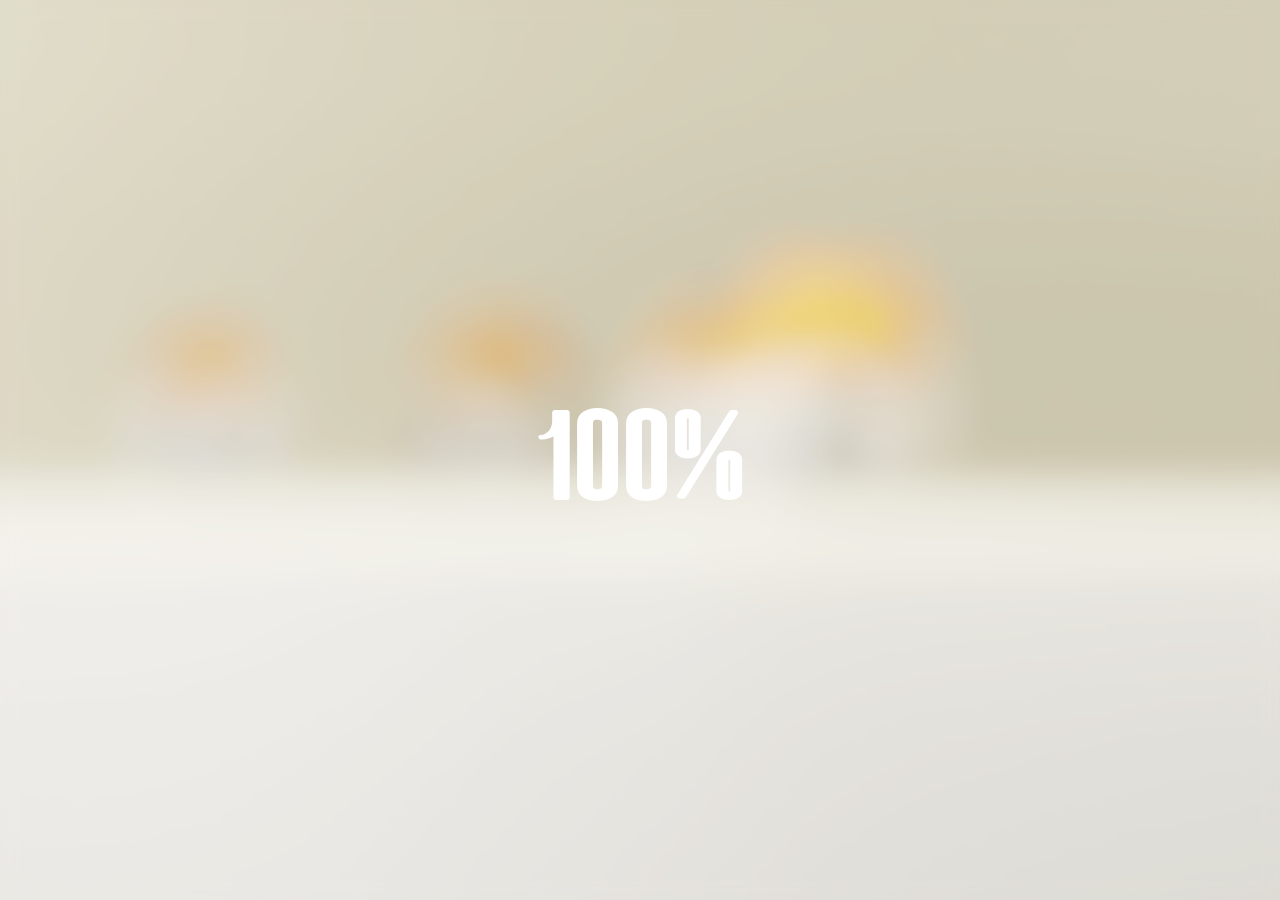
<file: index.html>
<!DOCTYPE html><!--  Last Published: Fri Sep 29 2023 10:23:35 GMT+0000 (Coordinated Universal Time)  -->
<html data-wf-page="64d498182b478e3c5401304d" data-wf-site="63c51f529f1b455b17d194fb">
<head>
  <meta charset="utf-8">
  <title>BEGG | High-Quality Liquid Egg Products for Every Need</title>
  <meta content="Explore our selection of versatile and delicious liquid egg products, including whole egg, egg whites, and yolks. Made with the highest-quality ingredients and produced in state-of-the-art facilities, our liquid egg products are the perfect choice for busy professionals, chefs, and food manufacturers alike. Discover the best in liquid egg products with Begg." name="description">
  <meta content="BEGG | High-Quality Liquid Egg Products for Every Need" property="og:title">
  <meta content="Explore our selection of versatile and delicious liquid egg products, including whole egg, egg whites, and yolks. Made with the highest-quality ingredients and produced in state-of-the-art facilities, our liquid egg products are the perfect choice for busy professionals, chefs, and food manufacturers alike. Discover the best in liquid egg products with Begg." property="og:description">
  <meta content="images/sharing.png" property="og:image">
  <meta content="BEGG | High-Quality Liquid Egg Products for Every Need" property="twitter:title">
  <meta content="Explore our selection of versatile and delicious liquid egg products, including whole egg, egg whites, and yolks. Made with the highest-quality ingredients and produced in state-of-the-art facilities, our liquid egg products are the perfect choice for busy professionals, chefs, and food manufacturers alike. Discover the best in liquid egg products with Begg." property="twitter:description">
  <meta content="images/sharing.png" property="twitter:image">
  <meta property="og:type" content="website">
  <meta content="summary_large_image" name="twitter:card">
  <meta content="width=device-width, initial-scale=1" name="viewport">
  <link href="css/normalize.css" rel="stylesheet" type="text/css">
  <link href="css/components.css" rel="stylesheet" type="text/css">
  <link href="css/begg.css" rel="stylesheet" type="text/css">
  <style>@media (min-width:992px) {html.w-mod-js:not(.w-mod-ix) [data-w-id="62d8206a-db50-d9e8-ad3a-d738df4db439"] {border-color:rgb(251,249,241);}html.w-mod-js:not(.w-mod-ix) [data-w-id="fbaca201-0f9e-1e91-627d-0c0936739428"] {-webkit-transform:translate3d(0, 0, 0) scale3d(1, 1, 1) rotateX(0) rotateY(0) rotateZ(90deg) skew(0, 0);-moz-transform:translate3d(0, 0, 0) scale3d(1, 1, 1) rotateX(0) rotateY(0) rotateZ(90deg) skew(0, 0);-ms-transform:translate3d(0, 0, 0) scale3d(1, 1, 1) rotateX(0) rotateY(0) rotateZ(90deg) skew(0, 0);transform:translate3d(0, 0, 0) scale3d(1, 1, 1) rotateX(0) rotateY(0) rotateZ(90deg) skew(0, 0);color:rgb(255,255,255);}html.w-mod-js:not(.w-mod-ix) [data-w-id="fbaca201-0f9e-1e91-627d-0c0936739429"] {color:rgb(251,249,241);-webkit-transform:translate3d(0, 0, 0) scale3d(1, 1, 1) rotateX(0) rotateY(0) rotateZ(180deg) skew(0, 0);-moz-transform:translate3d(0, 0, 0) scale3d(1, 1, 1) rotateX(0) rotateY(0) rotateZ(180deg) skew(0, 0);-ms-transform:translate3d(0, 0, 0) scale3d(1, 1, 1) rotateX(0) rotateY(0) rotateZ(180deg) skew(0, 0);transform:translate3d(0, 0, 0) scale3d(1, 1, 1) rotateX(0) rotateY(0) rotateZ(180deg) skew(0, 0);}html.w-mod-js:not(.w-mod-ix) [data-w-id="fbaca201-0f9e-1e91-627d-0c0936739427"] {color:rgb(255,255,255);}html.w-mod-js:not(.w-mod-ix) [data-w-id="62d8206a-db50-d9e8-ad3a-d738df4db43d"] {opacity:1;}html.w-mod-js:not(.w-mod-ix) [data-w-id="3dbd76be-f02c-ee48-d14f-1cf64c10ad18"] {height:0px;}html.w-mod-js:not(.w-mod-ix) [data-w-id="b10118e8-d2f2-ffbd-6ba4-0b3f069463cb"] {opacity:0;}html.w-mod-js:not(.w-mod-ix) [data-w-id="b10118e8-d2f2-ffbd-6ba4-0b3f069463c9"] {opacity:0;}html.w-mod-js:not(.w-mod-ix) [data-w-id="d48085e6-d660-ee08-19c3-679d800a5b9a"] {height:0px;}html.w-mod-js:not(.w-mod-ix) [data-w-id="a40a9e41-ae6b-0ffc-e1e9-8c84f02d5f10"] {opacity:0;}html.w-mod-js:not(.w-mod-ix) [data-w-id="a40a9e41-ae6b-0ffc-e1e9-8c84f02d5f0e"] {opacity:0;}html.w-mod-js:not(.w-mod-ix) [data-w-id="13803d65-52a3-29dd-ca9a-826bdf96cac1"] {opacity:0;-webkit-transform:translate3d(2vw, 1vw, 0vw) scale3d(1, 1, 1) rotateX(0) rotateY(0) rotateZ(0) skew(0, 0);-moz-transform:translate3d(2vw, 1vw, 0vw) scale3d(1, 1, 1) rotateX(0) rotateY(0) rotateZ(0) skew(0, 0);-ms-transform:translate3d(2vw, 1vw, 0vw) scale3d(1, 1, 1) rotateX(0) rotateY(0) rotateZ(0) skew(0, 0);transform:translate3d(2vw, 1vw, 0vw) scale3d(1, 1, 1) rotateX(0) rotateY(0) rotateZ(0) skew(0, 0);transform-style:preserve-3d;}html.w-mod-js:not(.w-mod-ix) [data-w-id="f6bae884-0692-12e7-8ab9-484c5b102e52"] {-webkit-transform:translate3d(0, 100%, 0) scale3d(1, 1, 1) rotateX(0) rotateY(0) rotateZ(0) skew(0, 0);-moz-transform:translate3d(0, 100%, 0) scale3d(1, 1, 1) rotateX(0) rotateY(0) rotateZ(0) skew(0, 0);-ms-transform:translate3d(0, 100%, 0) scale3d(1, 1, 1) rotateX(0) rotateY(0) rotateZ(0) skew(0, 0);transform:translate3d(0, 100%, 0) scale3d(1, 1, 1) rotateX(0) rotateY(0) rotateZ(0) skew(0, 0);opacity:0;}html.w-mod-js:not(.w-mod-ix) [data-w-id="f6bae884-0692-12e7-8ab9-484c5b102e54"] {-webkit-transform:translate3d(0, 100%, 0) scale3d(1, 1, 1) rotateX(0) rotateY(0) rotateZ(0) skew(0, 0);-moz-transform:translate3d(0, 100%, 0) scale3d(1, 1, 1) rotateX(0) rotateY(0) rotateZ(0) skew(0, 0);-ms-transform:translate3d(0, 100%, 0) scale3d(1, 1, 1) rotateX(0) rotateY(0) rotateZ(0) skew(0, 0);transform:translate3d(0, 100%, 0) scale3d(1, 1, 1) rotateX(0) rotateY(0) rotateZ(0) skew(0, 0);opacity:0;}html.w-mod-js:not(.w-mod-ix) [data-w-id="077be62a-7928-5b86-a6cf-aabe6af4fd96"] {opacity:0;-webkit-transform:translate3d(0, 3vw, 0) scale3d(1, 1, 1) rotateX(0) rotateY(0) rotateZ(0) skew(0, 0);-moz-transform:translate3d(0, 3vw, 0) scale3d(1, 1, 1) rotateX(0) rotateY(0) rotateZ(0) skew(0, 0);-ms-transform:translate3d(0, 3vw, 0) scale3d(1, 1, 1) rotateX(0) rotateY(0) rotateZ(0) skew(0, 0);transform:translate3d(0, 3vw, 0) scale3d(1, 1, 1) rotateX(0) rotateY(0) rotateZ(0) skew(0, 0);}html.w-mod-js:not(.w-mod-ix) [data-w-id="31fff80b-373b-b11b-ea9d-050f835d034c"] {opacity:0;-webkit-transform:translate3d(0, 3vw, 0) scale3d(1, 1, 1) rotateX(0) rotateY(0) rotateZ(0) skew(0, 0);-moz-transform:translate3d(0, 3vw, 0) scale3d(1, 1, 1) rotateX(0) rotateY(0) rotateZ(0) skew(0, 0);-ms-transform:translate3d(0, 3vw, 0) scale3d(1, 1, 1) rotateX(0) rotateY(0) rotateZ(0) skew(0, 0);transform:translate3d(0, 3vw, 0) scale3d(1, 1, 1) rotateX(0) rotateY(0) rotateZ(0) skew(0, 0);}html.w-mod-js:not(.w-mod-ix) [data-w-id="f5ae4311-89f6-8801-f7d2-c8f829ed02cc"] {-webkit-transform:translate3d(0, 100%, 0) scale3d(1, 1, 1) rotateX(0) rotateY(0) rotateZ(0) skew(0, 0);-moz-transform:translate3d(0, 100%, 0) scale3d(1, 1, 1) rotateX(0) rotateY(0) rotateZ(0) skew(0, 0);-ms-transform:translate3d(0, 100%, 0) scale3d(1, 1, 1) rotateX(0) rotateY(0) rotateZ(0) skew(0, 0);transform:translate3d(0, 100%, 0) scale3d(1, 1, 1) rotateX(0) rotateY(0) rotateZ(0) skew(0, 0);}html.w-mod-js:not(.w-mod-ix) [data-w-id="f5ae4311-89f6-8801-f7d2-c8f829ed02d5"] {opacity:0;-webkit-transform:translate3d(0, 3vw, 0) scale3d(1, 1, 1) rotateX(0) rotateY(0) rotateZ(0) skew(0, 0);-moz-transform:translate3d(0, 3vw, 0) scale3d(1, 1, 1) rotateX(0) rotateY(0) rotateZ(0) skew(0, 0);-ms-transform:translate3d(0, 3vw, 0) scale3d(1, 1, 1) rotateX(0) rotateY(0) rotateZ(0) skew(0, 0);transform:translate3d(0, 3vw, 0) scale3d(1, 1, 1) rotateX(0) rotateY(0) rotateZ(0) skew(0, 0);}html.w-mod-js:not(.w-mod-ix) [data-w-id="f5ae4311-89f6-8801-f7d2-c8f829ed02d2"] {opacity:0;-webkit-transform:translate3d(0, 3vw, 0) scale3d(1, 1, 1) rotateX(0) rotateY(0) rotateZ(0) skew(0, 0);-moz-transform:translate3d(0, 3vw, 0) scale3d(1, 1, 1) rotateX(0) rotateY(0) rotateZ(0) skew(0, 0);-ms-transform:translate3d(0, 3vw, 0) scale3d(1, 1, 1) rotateX(0) rotateY(0) rotateZ(0) skew(0, 0);transform:translate3d(0, 3vw, 0) scale3d(1, 1, 1) rotateX(0) rotateY(0) rotateZ(0) skew(0, 0);}html.w-mod-js:not(.w-mod-ix) [data-w-id="670e7085-08f7-8c08-446b-2c886cb7bd8f"] {opacity:0;-webkit-transform:translate3d(0, 100%, 0) scale3d(1, 1, 1) rotateX(0) rotateY(0) rotateZ(0) skew(0, 0);-moz-transform:translate3d(0, 100%, 0) scale3d(1, 1, 1) rotateX(0) rotateY(0) rotateZ(0) skew(0, 0);-ms-transform:translate3d(0, 100%, 0) scale3d(1, 1, 1) rotateX(0) rotateY(0) rotateZ(0) skew(0, 0);transform:translate3d(0, 100%, 0) scale3d(1, 1, 1) rotateX(0) rotateY(0) rotateZ(0) skew(0, 0);}}@media (max-width:991px) and (min-width:768px) {html.w-mod-js:not(.w-mod-ix) [data-w-id="62d8206a-db50-d9e8-ad3a-d738df4db439"] {border-color:rgb(251,249,241);}html.w-mod-js:not(.w-mod-ix) [data-w-id="fbaca201-0f9e-1e91-627d-0c0936739428"] {-webkit-transform:translate3d(0, 0, 0) scale3d(1, 1, 1) rotateX(0) rotateY(0) rotateZ(90deg) skew(0, 0);-moz-transform:translate3d(0, 0, 0) scale3d(1, 1, 1) rotateX(0) rotateY(0) rotateZ(90deg) skew(0, 0);-ms-transform:translate3d(0, 0, 0) scale3d(1, 1, 1) rotateX(0) rotateY(0) rotateZ(90deg) skew(0, 0);transform:translate3d(0, 0, 0) scale3d(1, 1, 1) rotateX(0) rotateY(0) rotateZ(90deg) skew(0, 0);color:rgb(255,255,255);}html.w-mod-js:not(.w-mod-ix) [data-w-id="fbaca201-0f9e-1e91-627d-0c0936739429"] {color:rgb(251,249,241);-webkit-transform:translate3d(0, 0, 0) scale3d(1, 1, 1) rotateX(0) rotateY(0) rotateZ(180deg) skew(0, 0);-moz-transform:translate3d(0, 0, 0) scale3d(1, 1, 1) rotateX(0) rotateY(0) rotateZ(180deg) skew(0, 0);-ms-transform:translate3d(0, 0, 0) scale3d(1, 1, 1) rotateX(0) rotateY(0) rotateZ(180deg) skew(0, 0);transform:translate3d(0, 0, 0) scale3d(1, 1, 1) rotateX(0) rotateY(0) rotateZ(180deg) skew(0, 0);}html.w-mod-js:not(.w-mod-ix) [data-w-id="fbaca201-0f9e-1e91-627d-0c0936739427"] {color:rgb(255,255,255);}html.w-mod-js:not(.w-mod-ix) [data-w-id="62d8206a-db50-d9e8-ad3a-d738df4db43d"] {opacity:1;}html.w-mod-js:not(.w-mod-ix) [data-w-id="3dbd76be-f02c-ee48-d14f-1cf64c10ad18"] {height:0px;}html.w-mod-js:not(.w-mod-ix) [data-w-id="b10118e8-d2f2-ffbd-6ba4-0b3f069463cb"] {opacity:0;}html.w-mod-js:not(.w-mod-ix) [data-w-id="b10118e8-d2f2-ffbd-6ba4-0b3f069463c9"] {opacity:0;}html.w-mod-js:not(.w-mod-ix) [data-w-id="d48085e6-d660-ee08-19c3-679d800a5b9a"] {height:0px;}html.w-mod-js:not(.w-mod-ix) [data-w-id="a40a9e41-ae6b-0ffc-e1e9-8c84f02d5f10"] {opacity:0;}html.w-mod-js:not(.w-mod-ix) [data-w-id="a40a9e41-ae6b-0ffc-e1e9-8c84f02d5f0e"] {opacity:0;}html.w-mod-js:not(.w-mod-ix) [data-w-id="13803d65-52a3-29dd-ca9a-826bdf96cac1"] {opacity:0;-webkit-transform:translate3d(2vw, 1vw, 0vw) scale3d(1, 1, 1) rotateX(0) rotateY(0) rotateZ(0) skew(0, 0);-moz-transform:translate3d(2vw, 1vw, 0vw) scale3d(1, 1, 1) rotateX(0) rotateY(0) rotateZ(0) skew(0, 0);-ms-transform:translate3d(2vw, 1vw, 0vw) scale3d(1, 1, 1) rotateX(0) rotateY(0) rotateZ(0) skew(0, 0);transform:translate3d(2vw, 1vw, 0vw) scale3d(1, 1, 1) rotateX(0) rotateY(0) rotateZ(0) skew(0, 0);transform-style:preserve-3d;}html.w-mod-js:not(.w-mod-ix) [data-w-id="f6bae884-0692-12e7-8ab9-484c5b102e52"] {-webkit-transform:translate3d(0, 100%, 0) scale3d(1, 1, 1) rotateX(0) rotateY(0) rotateZ(0) skew(0, 0);-moz-transform:translate3d(0, 100%, 0) scale3d(1, 1, 1) rotateX(0) rotateY(0) rotateZ(0) skew(0, 0);-ms-transform:translate3d(0, 100%, 0) scale3d(1, 1, 1) rotateX(0) rotateY(0) rotateZ(0) skew(0, 0);transform:translate3d(0, 100%, 0) scale3d(1, 1, 1) rotateX(0) rotateY(0) rotateZ(0) skew(0, 0);opacity:0;}html.w-mod-js:not(.w-mod-ix) [data-w-id="f6bae884-0692-12e7-8ab9-484c5b102e54"] {-webkit-transform:translate3d(0, 100%, 0) scale3d(1, 1, 1) rotateX(0) rotateY(0) rotateZ(0) skew(0, 0);-moz-transform:translate3d(0, 100%, 0) scale3d(1, 1, 1) rotateX(0) rotateY(0) rotateZ(0) skew(0, 0);-ms-transform:translate3d(0, 100%, 0) scale3d(1, 1, 1) rotateX(0) rotateY(0) rotateZ(0) skew(0, 0);transform:translate3d(0, 100%, 0) scale3d(1, 1, 1) rotateX(0) rotateY(0) rotateZ(0) skew(0, 0);opacity:0;}html.w-mod-js:not(.w-mod-ix) [data-w-id="077be62a-7928-5b86-a6cf-aabe6af4fd96"] {opacity:0;-webkit-transform:translate3d(0, 3vw, 0) scale3d(1, 1, 1) rotateX(0) rotateY(0) rotateZ(0) skew(0, 0);-moz-transform:translate3d(0, 3vw, 0) scale3d(1, 1, 1) rotateX(0) rotateY(0) rotateZ(0) skew(0, 0);-ms-transform:translate3d(0, 3vw, 0) scale3d(1, 1, 1) rotateX(0) rotateY(0) rotateZ(0) skew(0, 0);transform:translate3d(0, 3vw, 0) scale3d(1, 1, 1) rotateX(0) rotateY(0) rotateZ(0) skew(0, 0);}html.w-mod-js:not(.w-mod-ix) [data-w-id="31fff80b-373b-b11b-ea9d-050f835d034c"] {opacity:0;-webkit-transform:translate3d(0, 3vw, 0) scale3d(1, 1, 1) rotateX(0) rotateY(0) rotateZ(0) skew(0, 0);-moz-transform:translate3d(0, 3vw, 0) scale3d(1, 1, 1) rotateX(0) rotateY(0) rotateZ(0) skew(0, 0);-ms-transform:translate3d(0, 3vw, 0) scale3d(1, 1, 1) rotateX(0) rotateY(0) rotateZ(0) skew(0, 0);transform:translate3d(0, 3vw, 0) scale3d(1, 1, 1) rotateX(0) rotateY(0) rotateZ(0) skew(0, 0);}html.w-mod-js:not(.w-mod-ix) [data-w-id="f5ae4311-89f6-8801-f7d2-c8f829ed02cc"] {-webkit-transform:translate3d(0, 100%, 0) scale3d(1, 1, 1) rotateX(0) rotateY(0) rotateZ(0) skew(0, 0);-moz-transform:translate3d(0, 100%, 0) scale3d(1, 1, 1) rotateX(0) rotateY(0) rotateZ(0) skew(0, 0);-ms-transform:translate3d(0, 100%, 0) scale3d(1, 1, 1) rotateX(0) rotateY(0) rotateZ(0) skew(0, 0);transform:translate3d(0, 100%, 0) scale3d(1, 1, 1) rotateX(0) rotateY(0) rotateZ(0) skew(0, 0);}html.w-mod-js:not(.w-mod-ix) [data-w-id="f5ae4311-89f6-8801-f7d2-c8f829ed02d5"] {opacity:0;-webkit-transform:translate3d(0, 3vw, 0) scale3d(1, 1, 1) rotateX(0) rotateY(0) rotateZ(0) skew(0, 0);-moz-transform:translate3d(0, 3vw, 0) scale3d(1, 1, 1) rotateX(0) rotateY(0) rotateZ(0) skew(0, 0);-ms-transform:translate3d(0, 3vw, 0) scale3d(1, 1, 1) rotateX(0) rotateY(0) rotateZ(0) skew(0, 0);transform:translate3d(0, 3vw, 0) scale3d(1, 1, 1) rotateX(0) rotateY(0) rotateZ(0) skew(0, 0);}html.w-mod-js:not(.w-mod-ix) [data-w-id="f5ae4311-89f6-8801-f7d2-c8f829ed02d2"] {opacity:0;-webkit-transform:translate3d(0, 3vw, 0) scale3d(1, 1, 1) rotateX(0) rotateY(0) rotateZ(0) skew(0, 0);-moz-transform:translate3d(0, 3vw, 0) scale3d(1, 1, 1) rotateX(0) rotateY(0) rotateZ(0) skew(0, 0);-ms-transform:translate3d(0, 3vw, 0) scale3d(1, 1, 1) rotateX(0) rotateY(0) rotateZ(0) skew(0, 0);transform:translate3d(0, 3vw, 0) scale3d(1, 1, 1) rotateX(0) rotateY(0) rotateZ(0) skew(0, 0);}html.w-mod-js:not(.w-mod-ix) [data-w-id="670e7085-08f7-8c08-446b-2c886cb7bd8f"] {opacity:0;-webkit-transform:translate3d(0, 100%, 0) scale3d(1, 1, 1) rotateX(0) rotateY(0) rotateZ(0) skew(0, 0);-moz-transform:translate3d(0, 100%, 0) scale3d(1, 1, 1) rotateX(0) rotateY(0) rotateZ(0) skew(0, 0);-ms-transform:translate3d(0, 100%, 0) scale3d(1, 1, 1) rotateX(0) rotateY(0) rotateZ(0) skew(0, 0);transform:translate3d(0, 100%, 0) scale3d(1, 1, 1) rotateX(0) rotateY(0) rotateZ(0) skew(0, 0);}}@media (max-width:767px) and (min-width:480px) {html.w-mod-js:not(.w-mod-ix) [data-w-id="62d8206a-db50-d9e8-ad3a-d738df4db439"] {border-color:rgb(251,249,241);}html.w-mod-js:not(.w-mod-ix) [data-w-id="fbaca201-0f9e-1e91-627d-0c0936739428"] {-webkit-transform:translate3d(0, 0, 0) scale3d(1, 1, 1) rotateX(0) rotateY(0) rotateZ(90deg) skew(0, 0);-moz-transform:translate3d(0, 0, 0) scale3d(1, 1, 1) rotateX(0) rotateY(0) rotateZ(90deg) skew(0, 0);-ms-transform:translate3d(0, 0, 0) scale3d(1, 1, 1) rotateX(0) rotateY(0) rotateZ(90deg) skew(0, 0);transform:translate3d(0, 0, 0) scale3d(1, 1, 1) rotateX(0) rotateY(0) rotateZ(90deg) skew(0, 0);color:rgb(255,255,255);}html.w-mod-js:not(.w-mod-ix) [data-w-id="fbaca201-0f9e-1e91-627d-0c0936739429"] {color:rgb(251,249,241);-webkit-transform:translate3d(0, 0, 0) scale3d(1, 1, 1) rotateX(0) rotateY(0) rotateZ(180deg) skew(0, 0);-moz-transform:translate3d(0, 0, 0) scale3d(1, 1, 1) rotateX(0) rotateY(0) rotateZ(180deg) skew(0, 0);-ms-transform:translate3d(0, 0, 0) scale3d(1, 1, 1) rotateX(0) rotateY(0) rotateZ(180deg) skew(0, 0);transform:translate3d(0, 0, 0) scale3d(1, 1, 1) rotateX(0) rotateY(0) rotateZ(180deg) skew(0, 0);}html.w-mod-js:not(.w-mod-ix) [data-w-id="fbaca201-0f9e-1e91-627d-0c0936739427"] {color:rgb(255,255,255);}html.w-mod-js:not(.w-mod-ix) [data-w-id="62d8206a-db50-d9e8-ad3a-d738df4db43d"] {opacity:1;}html.w-mod-js:not(.w-mod-ix) [data-w-id="3dbd76be-f02c-ee48-d14f-1cf64c10ad18"] {height:0px;}html.w-mod-js:not(.w-mod-ix) [data-w-id="b10118e8-d2f2-ffbd-6ba4-0b3f069463cb"] {opacity:0;}html.w-mod-js:not(.w-mod-ix) [data-w-id="b10118e8-d2f2-ffbd-6ba4-0b3f069463c9"] {opacity:0;}html.w-mod-js:not(.w-mod-ix) [data-w-id="d48085e6-d660-ee08-19c3-679d800a5b9a"] {height:0px;}html.w-mod-js:not(.w-mod-ix) [data-w-id="a40a9e41-ae6b-0ffc-e1e9-8c84f02d5f10"] {opacity:0;}html.w-mod-js:not(.w-mod-ix) [data-w-id="a40a9e41-ae6b-0ffc-e1e9-8c84f02d5f0e"] {opacity:0;}html.w-mod-js:not(.w-mod-ix) [data-w-id="f5ae4311-89f6-8801-f7d2-c8f829ed02cc"] {-webkit-transform:translate3d(0, 100%, 0) scale3d(1, 1, 1) rotateX(0) rotateY(0) rotateZ(0) skew(0, 0);-moz-transform:translate3d(0, 100%, 0) scale3d(1, 1, 1) rotateX(0) rotateY(0) rotateZ(0) skew(0, 0);-ms-transform:translate3d(0, 100%, 0) scale3d(1, 1, 1) rotateX(0) rotateY(0) rotateZ(0) skew(0, 0);transform:translate3d(0, 100%, 0) scale3d(1, 1, 1) rotateX(0) rotateY(0) rotateZ(0) skew(0, 0);}html.w-mod-js:not(.w-mod-ix) [data-w-id="f5ae4311-89f6-8801-f7d2-c8f829ed02d5"] {opacity:0;-webkit-transform:translate3d(0, 3vw, 0) scale3d(1, 1, 1) rotateX(0) rotateY(0) rotateZ(0) skew(0, 0);-moz-transform:translate3d(0, 3vw, 0) scale3d(1, 1, 1) rotateX(0) rotateY(0) rotateZ(0) skew(0, 0);-ms-transform:translate3d(0, 3vw, 0) scale3d(1, 1, 1) rotateX(0) rotateY(0) rotateZ(0) skew(0, 0);transform:translate3d(0, 3vw, 0) scale3d(1, 1, 1) rotateX(0) rotateY(0) rotateZ(0) skew(0, 0);}html.w-mod-js:not(.w-mod-ix) [data-w-id="f5ae4311-89f6-8801-f7d2-c8f829ed02d2"] {opacity:0;-webkit-transform:translate3d(0, 3vw, 0) scale3d(1, 1, 1) rotateX(0) rotateY(0) rotateZ(0) skew(0, 0);-moz-transform:translate3d(0, 3vw, 0) scale3d(1, 1, 1) rotateX(0) rotateY(0) rotateZ(0) skew(0, 0);-ms-transform:translate3d(0, 3vw, 0) scale3d(1, 1, 1) rotateX(0) rotateY(0) rotateZ(0) skew(0, 0);transform:translate3d(0, 3vw, 0) scale3d(1, 1, 1) rotateX(0) rotateY(0) rotateZ(0) skew(0, 0);}html.w-mod-js:not(.w-mod-ix) [data-w-id="670e7085-08f7-8c08-446b-2c886cb7bd8f"] {opacity:0;-webkit-transform:translate3d(0, 100%, 0) scale3d(1, 1, 1) rotateX(0) rotateY(0) rotateZ(0) skew(0, 0);-moz-transform:translate3d(0, 100%, 0) scale3d(1, 1, 1) rotateX(0) rotateY(0) rotateZ(0) skew(0, 0);-ms-transform:translate3d(0, 100%, 0) scale3d(1, 1, 1) rotateX(0) rotateY(0) rotateZ(0) skew(0, 0);transform:translate3d(0, 100%, 0) scale3d(1, 1, 1) rotateX(0) rotateY(0) rotateZ(0) skew(0, 0);}html.w-mod-js:not(.w-mod-ix) [data-w-id="f6bae884-0692-12e7-8ab9-484c5b102e52"] {-webkit-transform:translate3d(0, 100%, 0) scale3d(1, 1, 1) rotateX(0) rotateY(0) rotateZ(0) skew(0, 0);-moz-transform:translate3d(0, 100%, 0) scale3d(1, 1, 1) rotateX(0) rotateY(0) rotateZ(0) skew(0, 0);-ms-transform:translate3d(0, 100%, 0) scale3d(1, 1, 1) rotateX(0) rotateY(0) rotateZ(0) skew(0, 0);transform:translate3d(0, 100%, 0) scale3d(1, 1, 1) rotateX(0) rotateY(0) rotateZ(0) skew(0, 0);opacity:0;}html.w-mod-js:not(.w-mod-ix) [data-w-id="f6bae884-0692-12e7-8ab9-484c5b102e54"] {-webkit-transform:translate3d(0, 100%, 0) scale3d(1, 1, 1) rotateX(0) rotateY(0) rotateZ(0) skew(0, 0);-moz-transform:translate3d(0, 100%, 0) scale3d(1, 1, 1) rotateX(0) rotateY(0) rotateZ(0) skew(0, 0);-ms-transform:translate3d(0, 100%, 0) scale3d(1, 1, 1) rotateX(0) rotateY(0) rotateZ(0) skew(0, 0);transform:translate3d(0, 100%, 0) scale3d(1, 1, 1) rotateX(0) rotateY(0) rotateZ(0) skew(0, 0);opacity:0;}}@media (max-width:479px) {html.w-mod-js:not(.w-mod-ix) [data-w-id="62d8206a-db50-d9e8-ad3a-d738df4db439"] {border-color:rgb(251,249,241);}html.w-mod-js:not(.w-mod-ix) [data-w-id="fbaca201-0f9e-1e91-627d-0c0936739428"] {-webkit-transform:translate3d(0, 0, 0) scale3d(1, 1, 1) rotateX(0) rotateY(0) rotateZ(90deg) skew(0, 0);-moz-transform:translate3d(0, 0, 0) scale3d(1, 1, 1) rotateX(0) rotateY(0) rotateZ(90deg) skew(0, 0);-ms-transform:translate3d(0, 0, 0) scale3d(1, 1, 1) rotateX(0) rotateY(0) rotateZ(90deg) skew(0, 0);transform:translate3d(0, 0, 0) scale3d(1, 1, 1) rotateX(0) rotateY(0) rotateZ(90deg) skew(0, 0);color:rgb(255,255,255);}html.w-mod-js:not(.w-mod-ix) [data-w-id="fbaca201-0f9e-1e91-627d-0c0936739429"] {color:rgb(251,249,241);-webkit-transform:translate3d(0, 0, 0) scale3d(1, 1, 1) rotateX(0) rotateY(0) rotateZ(180deg) skew(0, 0);-moz-transform:translate3d(0, 0, 0) scale3d(1, 1, 1) rotateX(0) rotateY(0) rotateZ(180deg) skew(0, 0);-ms-transform:translate3d(0, 0, 0) scale3d(1, 1, 1) rotateX(0) rotateY(0) rotateZ(180deg) skew(0, 0);transform:translate3d(0, 0, 0) scale3d(1, 1, 1) rotateX(0) rotateY(0) rotateZ(180deg) skew(0, 0);}html.w-mod-js:not(.w-mod-ix) [data-w-id="fbaca201-0f9e-1e91-627d-0c0936739427"] {color:rgb(255,255,255);}html.w-mod-js:not(.w-mod-ix) [data-w-id="62d8206a-db50-d9e8-ad3a-d738df4db43d"] {opacity:1;}html.w-mod-js:not(.w-mod-ix) [data-w-id="3dbd76be-f02c-ee48-d14f-1cf64c10ad18"] {height:0px;}html.w-mod-js:not(.w-mod-ix) [data-w-id="b10118e8-d2f2-ffbd-6ba4-0b3f069463cb"] {opacity:0;}html.w-mod-js:not(.w-mod-ix) [data-w-id="b10118e8-d2f2-ffbd-6ba4-0b3f069463c9"] {opacity:0;}html.w-mod-js:not(.w-mod-ix) [data-w-id="d48085e6-d660-ee08-19c3-679d800a5b9a"] {height:0px;}html.w-mod-js:not(.w-mod-ix) [data-w-id="a40a9e41-ae6b-0ffc-e1e9-8c84f02d5f10"] {opacity:0;}html.w-mod-js:not(.w-mod-ix) [data-w-id="a40a9e41-ae6b-0ffc-e1e9-8c84f02d5f0e"] {opacity:0;}html.w-mod-js:not(.w-mod-ix) [data-w-id="f5ae4311-89f6-8801-f7d2-c8f829ed02cc"] {-webkit-transform:translate3d(0, 100%, 0) scale3d(1, 1, 1) rotateX(0) rotateY(0) rotateZ(0) skew(0, 0);-moz-transform:translate3d(0, 100%, 0) scale3d(1, 1, 1) rotateX(0) rotateY(0) rotateZ(0) skew(0, 0);-ms-transform:translate3d(0, 100%, 0) scale3d(1, 1, 1) rotateX(0) rotateY(0) rotateZ(0) skew(0, 0);transform:translate3d(0, 100%, 0) scale3d(1, 1, 1) rotateX(0) rotateY(0) rotateZ(0) skew(0, 0);}html.w-mod-js:not(.w-mod-ix) [data-w-id="f5ae4311-89f6-8801-f7d2-c8f829ed02d5"] {opacity:0;-webkit-transform:translate3d(0, 3vw, 0) scale3d(1, 1, 1) rotateX(0) rotateY(0) rotateZ(0) skew(0, 0);-moz-transform:translate3d(0, 3vw, 0) scale3d(1, 1, 1) rotateX(0) rotateY(0) rotateZ(0) skew(0, 0);-ms-transform:translate3d(0, 3vw, 0) scale3d(1, 1, 1) rotateX(0) rotateY(0) rotateZ(0) skew(0, 0);transform:translate3d(0, 3vw, 0) scale3d(1, 1, 1) rotateX(0) rotateY(0) rotateZ(0) skew(0, 0);}html.w-mod-js:not(.w-mod-ix) [data-w-id="f5ae4311-89f6-8801-f7d2-c8f829ed02d2"] {opacity:0;-webkit-transform:translate3d(0, 3vw, 0) scale3d(1, 1, 1) rotateX(0) rotateY(0) rotateZ(0) skew(0, 0);-moz-transform:translate3d(0, 3vw, 0) scale3d(1, 1, 1) rotateX(0) rotateY(0) rotateZ(0) skew(0, 0);-ms-transform:translate3d(0, 3vw, 0) scale3d(1, 1, 1) rotateX(0) rotateY(0) rotateZ(0) skew(0, 0);transform:translate3d(0, 3vw, 0) scale3d(1, 1, 1) rotateX(0) rotateY(0) rotateZ(0) skew(0, 0);}html.w-mod-js:not(.w-mod-ix) [data-w-id="670e7085-08f7-8c08-446b-2c886cb7bd8f"] {opacity:0;-webkit-transform:translate3d(0, 100%, 0) scale3d(1, 1, 1) rotateX(0) rotateY(0) rotateZ(0) skew(0, 0);-moz-transform:translate3d(0, 100%, 0) scale3d(1, 1, 1) rotateX(0) rotateY(0) rotateZ(0) skew(0, 0);-ms-transform:translate3d(0, 100%, 0) scale3d(1, 1, 1) rotateX(0) rotateY(0) rotateZ(0) skew(0, 0);transform:translate3d(0, 100%, 0) scale3d(1, 1, 1) rotateX(0) rotateY(0) rotateZ(0) skew(0, 0);}html.w-mod-js:not(.w-mod-ix) [data-w-id="f6bae884-0692-12e7-8ab9-484c5b102e52"] {-webkit-transform:translate3d(0, 100%, 0) scale3d(1, 1, 1) rotateX(0) rotateY(0) rotateZ(0) skew(0, 0);-moz-transform:translate3d(0, 100%, 0) scale3d(1, 1, 1) rotateX(0) rotateY(0) rotateZ(0) skew(0, 0);-ms-transform:translate3d(0, 100%, 0) scale3d(1, 1, 1) rotateX(0) rotateY(0) rotateZ(0) skew(0, 0);transform:translate3d(0, 100%, 0) scale3d(1, 1, 1) rotateX(0) rotateY(0) rotateZ(0) skew(0, 0);opacity:0;}html.w-mod-js:not(.w-mod-ix) [data-w-id="f6bae884-0692-12e7-8ab9-484c5b102e54"] {-webkit-transform:translate3d(0, 100%, 0) scale3d(1, 1, 1) rotateX(0) rotateY(0) rotateZ(0) skew(0, 0);-moz-transform:translate3d(0, 100%, 0) scale3d(1, 1, 1) rotateX(0) rotateY(0) rotateZ(0) skew(0, 0);-ms-transform:translate3d(0, 100%, 0) scale3d(1, 1, 1) rotateX(0) rotateY(0) rotateZ(0) skew(0, 0);transform:translate3d(0, 100%, 0) scale3d(1, 1, 1) rotateX(0) rotateY(0) rotateZ(0) skew(0, 0);opacity:0;}}</style>
  <script type="text/javascript">!function(o,c){var n=c.documentElement,t=" w-mod-";n.className+=t+"js",("ontouchstart"in o||o.DocumentTouch&&c instanceof DocumentTouch)&&(n.className+=t+"touch")}(window,document);</script>
  <link href="images/favicon.png" rel="shortcut icon" type="image/x-icon">
  <link href="images/webclip.png" rel="apple-touch-icon">
  <style>
.code_product a {
        color: #f4b30c !important;
        text-decoration: none;
    }
.navmenu_phone a {
        color: #191200 !important;
        text-decoration: none;
    }
</style>
  <style>
.loader {
	display: flex;
  overflow: visible;
}
</style>
  <!--  [Attributes by Finsweet] Disable scrolling  -->
  <script defer="" src="js/scrolldisable.js"></script>
</head>
<body class="body">
  <div fs-scrolldisable-element="when-visible" class="modal_wrapper">
    <div id="w-node-_2aa7b466-cd41-52d4-7ff9-9c644bf3260c-60e3bfa7" class="menu_content_wrap">
      <div class="menu_container">
        <a id="w-node-de72fa95-a835-933e-d123-2ff860e3bfaa-60e3bfa7" data-w-id="de72fa95-a835-933e-d123-2ff860e3bfaa" href="#" class="close_btn w-inline-block">
          <div class="cross_line_1"></div>
          <div class="cross_line_2"></div>
        </a>
        <div id="w-node-_2733a877-4f9a-a62d-1fb6-985404565c5b-60e3bfa7" data-w-id="2733a877-4f9a-a62d-1fb6-985404565c5b" class="div-block-92">
          <a id="w-node-de72fa95-a835-933e-d123-2ff860e3bfad-60e3bfa7" data-w-id="de72fa95-a835-933e-d123-2ff860e3bfad" href="index.html" aria-current="page" class="menu_title _1 w-inline-block w--current">
            <div>home</div>
          </a>
          <a id="w-node-_65c65362-0790-0707-70e4-07324cddb61c-60e3bfa7" data-w-id="65c65362-0790-0707-70e4-07324cddb61c" href="about.html" class="menu_title _2 w-inline-block">
            <div>ABOUT</div>
          </a>
          <a id="w-node-de72fa95-a835-933e-d123-2ff860e3bfb0-60e3bfa7" data-w-id="de72fa95-a835-933e-d123-2ff860e3bfb0" href="products.html" class="menu_title _3 w-inline-block">
            <div id="w-node-de72fa95-a835-933e-d123-2ff860e3bfb1-60e3bfa7">PRODUCTS</div>
          </a>
          <a id="w-node-de72fa95-a835-933e-d123-2ff860e3bfb3-60e3bfa7" data-w-id="de72fa95-a835-933e-d123-2ff860e3bfb3" href="recipes.html" class="menu_title _4 w-inline-block">
            <div id="w-node-de72fa95-a835-933e-d123-2ff860e3bfb4-60e3bfa7">RECIPES</div>
          </a>
        </div>
      </div>
      <div class="div-block-86">
        <div class="w-layout-grid grid-11">
          <div id="w-node-a38b1625-a9d9-0c88-bcef-2d1b1f304138-60e3bfa7" class="div-block-88">
            <div id="w-node-_030f618d-6d2e-e5e8-9708-aa4ee490779e-60e3bfa7" class="div-block-87">
              <div class="navmenu_phone">Beateneggs@world.com<br>+30 110 3712 437</div>
            </div>
            <div id="w-node-b09d1196-86df-20a9-f10d-0024c2964304-60e3bfa7">
              <div id="w-node-_86100442-ff3e-6393-7c24-ecb1ba2217d8-60e3bfa7" class="body_14">3517 W. Gray St. Utica,<br>Pennsylvania 57867</div>
            </div>
          </div>
        </div>
      </div>
    </div>
    <div data-preserve-aspect-ratio="xMidYMid slice" data-is-ix2-target="1" class="image_wrapper" data-w-id="d1deb98c-64b7-e467-ee68-be7f7b316ff5" data-animation-type="lottie" data-src="documents/menu_original.mp4.lottie.json" data-loop="0" data-direction="1" data-autoplay="0" data-renderer="svg" data-default-duration="2.0689655172413794" data-duration="0"></div>
  </div>
  <div data-w-id="373c4cf4-ab6c-9935-dc3e-d6d85bd40a4e" class="nav_wrapper">
    <div class="container header">
      <div class="w-layout-grid grid">
        <a id="w-node-_373c4cf4-ab6c-9935-dc3e-d6d85bd40a51-5bd40a4e" data-w-id="373c4cf4-ab6c-9935-dc3e-d6d85bd40a51" href="#" class="menu_btn w-inline-block">
          <div class="div-block">
            <div class="line_1"></div>
            <div class="line_2"></div>
            <div class="line_3"></div>
          </div>
        </a>
        <a id="w-node-_373c4cf4-ab6c-9935-dc3e-d6d85bd40a56-5bd40a4e" href="index.html" aria-current="page" class="w-inline-block w--current"><img src="images/logo.svg" loading="eager" id="w-node-_373c4cf4-ab6c-9935-dc3e-d6d85bd40a57-5bd40a4e" alt="" class="image"></a>
      </div>
    </div>
  </div>
  <div fs-scrolldisable-element="when-visible" class="loader">
    <div class="trigger"></div>
    <div class="loader_bottom">
      <p class="loader_number">0</p>
      <p class="loader_number_value">%</p>
    </div>
  </div>
  <div class="sections_top">
    <div class="hero_section"><img src="images/0001.png" loading="eager" style="display:block;opacity:1" sizes="(max-width: 479px) 0px, 100vw" alt="" srcset="images/0001-p-500.png 500w, images/0001-p-800.png 800w, images/0001-p-1080.png 1080w, images/0001-p-1600.png 1600w, images/0001.png 1920w" class="video_placeholder">
      <div class="video_mask">
        <div class="video-wrap packs">
          <div class="background_video hidden w-embed"><video class="video" autoplay="" true="" playsinline="" muted="" poster="images/0001.png" style="position:absolute; z-index: 0;" allow="autoplay; fullscreen" allowfullscreen="">
              <source src="images/first_screen.mp4" type="video/mp4">
            </video>
            <style>
@media (max-width: 10000px) {
.video {
width: 100%;
height: 100%;
}
.video-wrap {
}
}
@media (max-width: 767px) {
.video {
width: auto;
min-width: 100%;
height: 130vh;
display: flex;
direction: horizontal;
}
@media (max-width: 479px) {
.video {
width: auto;
min-width: 100%;
height: 140vh;
min-height: 100vh;
display: flex;
direction: horizontal;
}
</style>
          </div>
        </div>
      </div>
      <div class="container_hero">
        <div class="text_container"><img src="images/hero_text_title.svg" loading="lazy" alt="" class="image-14 hidden">
          <div data-is-ix2-target="1" class="image-14" data-w-id="d64ada67-97a6-0280-1724-8e7642392dc3" data-animation-type="lottie" data-src="documents/1.json" data-loop="0" data-direction="1" data-autoplay="0" data-renderer="svg" data-default-duration="1.0333333333333334" data-duration="0" data-ix2-initial-state="0"></div>
          <div class="w-layout-grid grid-10">
            <div id="w-node-_9682e36f-d0be-773b-49e6-c1e16485ae21-5401304d" class="h1_mask">
              <h1 data-w-id="a13fe74b-db56-9065-ac01-7037905dbeeb" style="opacity:0;-webkit-transform:translate3d(0, 100%, 0) scale3d(1, 1, 1) rotateX(0) rotateY(0) rotateZ(0) skew(0, 0);-moz-transform:translate3d(0, 100%, 0) scale3d(1, 1, 1) rotateX(0) rotateY(0) rotateZ(0) skew(0, 0);-ms-transform:translate3d(0, 100%, 0) scale3d(1, 1, 1) rotateX(0) rotateY(0) rotateZ(0) skew(0, 0);transform:translate3d(0, 100%, 0) scale3d(1, 1, 1) rotateX(0) rotateY(0) rotateZ(0) skew(0, 0)" class="home">a new look</h1>
            </div>
            <div id="w-node-_3d5d2fac-119b-df75-0b6d-1c8ed1f1b1b1-5401304d" class="h1_mask">
              <h1 data-w-id="66baf890-53ca-30d0-3753-b4af7d7f0c69" style="-webkit-transform:translate3d(0, 100%, 0) scale3d(1, 1, 1) rotateX(0) rotateY(0) rotateZ(0) skew(0, 0);-moz-transform:translate3d(0, 100%, 0) scale3d(1, 1, 1) rotateX(0) rotateY(0) rotateZ(0) skew(0, 0);-ms-transform:translate3d(0, 100%, 0) scale3d(1, 1, 1) rotateX(0) rotateY(0) rotateZ(0) skew(0, 0);transform:translate3d(0, 100%, 0) scale3d(1, 1, 1) rotateX(0) rotateY(0) rotateZ(0) skew(0, 0)" class="home">at a familiar<br></h1>
            </div>
            <div id="w-node-_8d994ea7-a982-51d4-ea70-de441faf8dac-5401304d" class="h1_mask">
              <h1 data-w-id="c2c9bc4d-a482-cad6-e12c-affe263dea4f" style="opacity:0;-webkit-transform:translate3d(0, 100%, 0) scale3d(1, 1, 1) rotateX(0) rotateY(0) rotateZ(0) skew(0, 0);-moz-transform:translate3d(0, 100%, 0) scale3d(1, 1, 1) rotateX(0) rotateY(0) rotateZ(0) skew(0, 0);-ms-transform:translate3d(0, 100%, 0) scale3d(1, 1, 1) rotateX(0) rotateY(0) rotateZ(0) skew(0, 0);transform:translate3d(0, 100%, 0) scale3d(1, 1, 1) rotateX(0) rotateY(0) rotateZ(0) skew(0, 0)" class="home">product</h1>
            </div>
          </div>
        </div>
      </div>
    </div>
    <div data-w-id="f6bae884-0692-12e7-8ab9-484c5b102e4b" style="display:none;opacity:0;-webkit-transform:translate3d(0, 20%, 0) scale3d(1, 1, 1) rotateX(0) rotateY(0) rotateZ(0) skew(0, 0);-moz-transform:translate3d(0, 20%, 0) scale3d(1, 1, 1) rotateX(0) rotateY(0) rotateZ(0) skew(0, 0);-ms-transform:translate3d(0, 20%, 0) scale3d(1, 1, 1) rotateX(0) rotateY(0) rotateZ(0) skew(0, 0);transform:translate3d(0, 20%, 0) scale3d(1, 1, 1) rotateX(0) rotateY(0) rotateZ(0) skew(0, 0)" class="milk_section_top"><img src="images/milk.webp" loading="eager" width="1920" data-w-id="f6bae884-0692-12e7-8ab9-484c5b102e4c" alt="" srcset="images/milk-p-500.png 500w, images/milk-p-800.png 800w, images/milk-p-1080.png 1080w, images/milk-p-1600.png 1600w, images/milk-p-2000.png 2000w" sizes="(max-width: 479px) 0px, 100vw" class="milk_img desktop"><img src="images/milk_mobile_bg.png" loading="eager" width="1920" alt="" class="milk_img mobile">
      <div class="milk_bg_color_mb">
        <div class="container absolute">
          <div class="w-layout-grid grid-3">
            <div id="w-node-f6bae884-0692-12e7-8ab9-484c5b102e51-5401304d" class="grid-10">
              <div class="h1_mask">
                <h2 data-w-id="f6bae884-0692-12e7-8ab9-484c5b102e52">Energy value</h2>
              </div>
              <div class="h1_mask"><img src="images/lettering.svg" loading="eager" data-w-id="f6bae884-0692-12e7-8ab9-484c5b102e54" alt="" class="image-15"></div>
            </div>
            <div id="w-node-f6bae884-0692-12e7-8ab9-484c5b102e55-5401304d" class="div-block-18 centered">
              <div id="w-node-f6bae884-0692-12e7-8ab9-484c5b102e56-5401304d" class="div-block-19">
                <div>FAT — 10.2 G</div>
              </div>
              <div id="w-node-f6bae884-0692-12e7-8ab9-484c5b102e59-5401304d" class="div-block-19 _2nd">
                <div>CARBOHYDRATES — 1.1 G</div>
              </div>
              <div id="w-node-f6bae884-0692-12e7-8ab9-484c5b102e5c-5401304d" class="div-block-19 _3d">
                <div>PROTEINS — 12.5 G</div>
              </div>
            </div>
          </div>
        </div>
      </div>
    </div>
    <div data-w-id="da56bb01-52c7-6423-2805-d6f300893d9e" style="display:none" class="physics_section">
      <div class="container fixed color">
        <div class="circle_2 _2">
          <div>D</div>
        </div>
        <div style="-webkit-transform:translate3d(0, 0, 0) scale3d(1, 1, 1) rotateX(0) rotateY(0) rotateZ(-35deg) skew(0, 0);-moz-transform:translate3d(0, 0, 0) scale3d(1, 1, 1) rotateX(0) rotateY(0) rotateZ(-35deg) skew(0, 0);-ms-transform:translate3d(0, 0, 0) scale3d(1, 1, 1) rotateX(0) rotateY(0) rotateZ(-35deg) skew(0, 0);transform:translate3d(0, 0, 0) scale3d(1, 1, 1) rotateX(0) rotateY(0) rotateZ(-35deg) skew(0, 0)" class="circle_orange_2">
          <div>B12</div>
        </div>
        <div style="-webkit-transform:translate3d(0, 0, 0) scale3d(1, 1, 1) rotateX(0) rotateY(0) rotateZ(37deg) skew(0, 0);-moz-transform:translate3d(0, 0, 0) scale3d(1, 1, 1) rotateX(0) rotateY(0) rotateZ(37deg) skew(0, 0);-ms-transform:translate3d(0, 0, 0) scale3d(1, 1, 1) rotateX(0) rotateY(0) rotateZ(37deg) skew(0, 0);transform:translate3d(0, 0, 0) scale3d(1, 1, 1) rotateX(0) rotateY(0) rotateZ(37deg) skew(0, 0)" class="circle_2 _1">
          <div>B9</div>
        </div>
        <div style="-webkit-transform:translate3d(0, 0, 0) scale3d(1, 1, 1) rotateX(0) rotateY(0) rotateZ(-41deg) skew(0, 0);-moz-transform:translate3d(0, 0, 0) scale3d(1, 1, 1) rotateX(0) rotateY(0) rotateZ(-41deg) skew(0, 0);-ms-transform:translate3d(0, 0, 0) scale3d(1, 1, 1) rotateX(0) rotateY(0) rotateZ(-41deg) skew(0, 0);transform:translate3d(0, 0, 0) scale3d(1, 1, 1) rotateX(0) rotateY(0) rotateZ(-41deg) skew(0, 0)" class="circle_2 _5">
          <div>B6</div>
        </div>
        <div class="circle_2 _4">
          <div class="text-block">B1</div>
        </div>
        <div style="-webkit-transform:translate3d(0, 0, 0) scale3d(1, 1, 1) rotateX(0) rotateY(0) rotateZ(-26deg) skew(0, 0);-moz-transform:translate3d(0, 0, 0) scale3d(1, 1, 1) rotateX(0) rotateY(0) rotateZ(-26deg) skew(0, 0);-ms-transform:translate3d(0, 0, 0) scale3d(1, 1, 1) rotateX(0) rotateY(0) rotateZ(-26deg) skew(0, 0);transform:translate3d(0, 0, 0) scale3d(1, 1, 1) rotateX(0) rotateY(0) rotateZ(-26deg) skew(0, 0)" class="circle_2 _3">
          <div>B2</div>
        </div>
        <div class="sulfur_2">
          <div>sulfur</div>
        </div>
        <div style="-webkit-transform:translate3d(0, 0, 0) scale3d(1, 1, 1) rotateX(0) rotateY(0) rotateZ(28deg) skew(0, 0);-moz-transform:translate3d(0, 0, 0) scale3d(1, 1, 1) rotateX(0) rotateY(0) rotateZ(28deg) skew(0, 0);-ms-transform:translate3d(0, 0, 0) scale3d(1, 1, 1) rotateX(0) rotateY(0) rotateZ(28deg) skew(0, 0);transform:translate3d(0, 0, 0) scale3d(1, 1, 1) rotateX(0) rotateY(0) rotateZ(28deg) skew(0, 0)" class="copper_2">
          <div>copper</div>
        </div>
        <div style="-webkit-transform:translate3d(0, 0, 0) scale3d(1, 1, 1) rotateX(0) rotateY(0) rotateZ(-26deg) skew(0, 0);-moz-transform:translate3d(0, 0, 0) scale3d(1, 1, 1) rotateX(0) rotateY(0) rotateZ(-26deg) skew(0, 0);-ms-transform:translate3d(0, 0, 0) scale3d(1, 1, 1) rotateX(0) rotateY(0) rotateZ(-26deg) skew(0, 0);transform:translate3d(0, 0, 0) scale3d(1, 1, 1) rotateX(0) rotateY(0) rotateZ(-26deg) skew(0, 0)" class="potassium_2">
          <div>potassium</div>
        </div>
        <div style="-webkit-transform:translate3d(0, 0, 0) scale3d(1, 1, 1) rotateX(0) rotateY(0) rotateZ(-20deg) skew(0, 0);-moz-transform:translate3d(0, 0, 0) scale3d(1, 1, 1) rotateX(0) rotateY(0) rotateZ(-20deg) skew(0, 0);-ms-transform:translate3d(0, 0, 0) scale3d(1, 1, 1) rotateX(0) rotateY(0) rotateZ(-20deg) skew(0, 0);transform:translate3d(0, 0, 0) scale3d(1, 1, 1) rotateX(0) rotateY(0) rotateZ(-20deg) skew(0, 0)" class="calcium_2">
          <div>calcium</div>
        </div>
        <div style="-webkit-transform:translate3d(0, 0, 0) scale3d(1, 1, 1) rotateX(0) rotateY(0) rotateZ(46deg) skew(0, 0);-moz-transform:translate3d(0, 0, 0) scale3d(1, 1, 1) rotateX(0) rotateY(0) rotateZ(46deg) skew(0, 0);-ms-transform:translate3d(0, 0, 0) scale3d(1, 1, 1) rotateX(0) rotateY(0) rotateZ(46deg) skew(0, 0);transform:translate3d(0, 0, 0) scale3d(1, 1, 1) rotateX(0) rotateY(0) rotateZ(46deg) skew(0, 0)" class="selenium_2">
          <div>selenium</div>
        </div>
        <div style="-webkit-transform:translate3d(0, 0, 0) scale3d(1, 1, 1) rotateX(0) rotateY(0) rotateZ(-20deg) skew(0, 0);-moz-transform:translate3d(0, 0, 0) scale3d(1, 1, 1) rotateX(0) rotateY(0) rotateZ(-20deg) skew(0, 0);-ms-transform:translate3d(0, 0, 0) scale3d(1, 1, 1) rotateX(0) rotateY(0) rotateZ(-20deg) skew(0, 0);transform:translate3d(0, 0, 0) scale3d(1, 1, 1) rotateX(0) rotateY(0) rotateZ(-20deg) skew(0, 0)" class="iron_2">
          <div>iron</div>
        </div>
        <div style="-webkit-transform:translate3d(0, 0, 0) scale3d(1, 1, 1) rotateX(0) rotateY(0) rotateZ(-12deg) skew(0, 0);-moz-transform:translate3d(0, 0, 0) scale3d(1, 1, 1) rotateX(0) rotateY(0) rotateZ(-12deg) skew(0, 0);-ms-transform:translate3d(0, 0, 0) scale3d(1, 1, 1) rotateX(0) rotateY(0) rotateZ(-12deg) skew(0, 0);transform:translate3d(0, 0, 0) scale3d(1, 1, 1) rotateX(0) rotateY(0) rotateZ(-12deg) skew(0, 0)" class="magnesium_2">
          <div>magnesium</div>
        </div>
        <div style="-webkit-transform:translate3d(0, 0, 0) scale3d(1, 1, 1) rotateX(0) rotateY(0) rotateZ(42deg) skew(0, 0);-moz-transform:translate3d(0, 0, 0) scale3d(1, 1, 1) rotateX(0) rotateY(0) rotateZ(42deg) skew(0, 0);-ms-transform:translate3d(0, 0, 0) scale3d(1, 1, 1) rotateX(0) rotateY(0) rotateZ(42deg) skew(0, 0);transform:translate3d(0, 0, 0) scale3d(1, 1, 1) rotateX(0) rotateY(0) rotateZ(42deg) skew(0, 0)" class="manganese_2">
          <div>manganese</div>
        </div>
        <div style="-webkit-transform:translate3d(0, 0, 0) scale3d(1, 1, 1) rotateX(0) rotateY(0) rotateZ(28deg) skew(0, 0);-moz-transform:translate3d(0, 0, 0) scale3d(1, 1, 1) rotateX(0) rotateY(0) rotateZ(28deg) skew(0, 0);-ms-transform:translate3d(0, 0, 0) scale3d(1, 1, 1) rotateX(0) rotateY(0) rotateZ(28deg) skew(0, 0);transform:translate3d(0, 0, 0) scale3d(1, 1, 1) rotateX(0) rotateY(0) rotateZ(28deg) skew(0, 0)" class="zinc_2">
          <div>zinc</div>
        </div>
        <div class="choline_2">
          <div>choline</div>
        </div>
        <div style="-webkit-transform:translate3d(0, 0, 0) scale3d(1, 1, 1) rotateX(0) rotateY(0) rotateZ(0deg) skew(0, 0);-moz-transform:translate3d(0, 0, 0) scale3d(1, 1, 1) rotateX(0) rotateY(0) rotateZ(0deg) skew(0, 0);-ms-transform:translate3d(0, 0, 0) scale3d(1, 1, 1) rotateX(0) rotateY(0) rotateZ(0deg) skew(0, 0);transform:translate3d(0, 0, 0) scale3d(1, 1, 1) rotateX(0) rotateY(0) rotateZ(0deg) skew(0, 0)" class="iodine_2">
          <div>iodine</div>
        </div><img src="images/bubbles.svg" loading="lazy" alt="" class="bubbles_img">
      </div>
    </div>
  </div>
  <div data-w-id="aaa0b5b7-4021-e42a-7d36-b382ae9b8b8f" style="display:none" class="section">
    <div class="space_section"></div><img src="images/text_bg.webp" loading="eager" sizes="(max-width: 479px) 100vw, (max-width: 767px) 90vw, 86vw" srcset="images/text_bg-p-500.png 500w, images/text_bg-p-800.png 800w, images/text_bg-p-1080.png 1080w, images/text_bg.webp 1504w" alt="" class="img_bg_pizza">
    <div id="w-node-df812a7d-e836-cd5a-9356-1229048d0a96-5401304d" class="div-block-74">
      <div class="container">
        <div data-is-ix2-target="1" class="image-16" data-w-id="5ec5cd9b-ce7d-37c2-6dd2-1bc0649aaf9e" data-animation-type="lottie" data-src="documents/2.json" data-loop="0" data-direction="1" data-autoplay="0" data-renderer="svg" data-default-duration="1.2333333333333334" data-duration="0" data-ix2-initial-state="0"></div>
      </div>
    </div>
    <div class="mask_section">
      <div id="w-node-b1c86ba7-1c33-29af-1185-9982178f6f30-5401304d" class="mask_bg _1st"></div>
      <div id="w-node-d790d878-125b-eea6-3bad-f54c8bdfdcaa-5401304d" class="container">
        <div class="text_mask_wrap">
          <div class="div-block-9"><img src="images/mask_title_img.webp" loading="eager" width="1140" data-w-id="198544ab-a4a7-6518-ec82-e30e4416ae9e" alt="" srcset="images/mask_title_img-p-500.png 500w, images/mask_title_img-p-800.png 800w, images/mask_title_img.webp 2280w" sizes="(max-width: 479px) 100vw, (max-width: 767px) 93vw, (max-width: 991px) 83vw, 64vw" class="letters_food">
            <div data-w-id="deea4305-b7da-c299-82ab-3df5486c4f4b" class="div-block-11">
              <div data-w-id="077be62a-7928-5b86-a6cf-aabe6af4fd96" class="w-layout-grid grid-4">
                <div id="w-node-_2cd5529d-5d27-6ed4-bd50-b0b97d32c98d-5401304d">We have collected a wide variety of recipes especially for you. They are perfect <br>for true gourmets, athletes and lazy bones. We are sure you will find something <br>to your liking there.</div>
                <a href="recipes.html" class="cta_black w-inline-block">
                  <div>check recipes<br></div>
                </a>
              </div>
              <div data-w-id="31fff80b-373b-b11b-ea9d-050f835d034c" class="w-layout-grid grid-5">
                <div id="w-node-c002c07c-64a5-89a1-1608-6b21416fe1ad-5401304d" class="div-block-27">
                  <div id="w-node-_5c3c631e-e1fd-1649-7a1b-64cd91665c25-5401304d" class="subheader_1">SHELF LIFE AND STORAGE CONDITIONs</div>
                </div>
                <div id="w-node-_767f816e-bfdf-b7ed-3af5-6a46d0580e33-5401304d" class="div-block-20">
                  <div id="w-node-_9eff3383-6067-e022-a81e-45aeea14034a-5401304d" class="subheader_2">BAR CODE OF PACKAGING</div>
                  <div id="w-node-_55806798-57f2-9401-57e9-fc9a420cb44c-5401304d" class="code_product">4820 1316 6088</div>
                </div>
                <div id="w-node-_392a1cd6-fde0-3441-2b42-3f64d753abdd-5401304d"><span class="accent_text">30 days at a temperature of (4 + 2) °C</span><br>‍<br>After opening, store in the original package with a tightly closed lid for no<br>more than 2 days at a temperature of 0°C to 4°C.<br><br>Shake before use.<br><br>Batch number and date &quot;Use by&quot; are indicated on the package.</div>
                <div id="w-node-_71fcfd18-9c39-c992-99f1-2e7ba6a88b8c-5401304d" class="div-block-20">
                  <div id="w-node-_71fcfd18-9c39-c992-99f1-2e7ba6a88b8d-5401304d" class="subheader_2">BARCODE BOX</div>
                  <div id="w-node-_71fcfd18-9c39-c992-99f1-2e7ba6a88b8f-5401304d" class="code_product">4820 1316 6094</div>
                </div>
              </div>
              <div class="w-layout-grid grid-6 hidden">
                <div id="w-node-e5c1b47e-74c5-d8bb-e4f9-5c71f3541eff-5401304d" class="div-block-22">
                  <div id="w-node-_9118627a-687e-dbcb-e9a5-eae89d1c22b2-5401304d" data-w-id="9118627a-687e-dbcb-e9a5-eae89d1c22b2" class="div-block-21"><img src="images/Vector_1.svg" loading="lazy" alt="" class="image-21">
                    <div class="div-block-57"><img src="images/Vector.svg" loading="lazy" alt="" class="image-46">
                      <div class="caption_text">Plant fodder</div>
                    </div>
                  </div>
                  <div class="div-block-21 _2"><img src="images/Vector_2.svg" loading="lazy" alt="" class="image-22">
                    <div class="div-block-57"><img src="images/Union.svg" loading="lazy" alt="" class="image-46 _2">
                      <div class="caption_text">Certified<br>laboratory</div>
                    </div>
                  </div>
                  <div class="div-block-21 _3"><img src="images/Vector_3.svg" loading="lazy" alt="" class="image-23">
                    <div class="div-block-57"><img src="images/Vector-1.svg" loading="lazy" alt="" class="image-46">
                      <div class="caption_text">Without<br>antibiotics</div>
                    </div>
                  </div>
                  <div class="div-block-21 _4"><img src="images/Vector_4.svg" loading="lazy" alt="" class="image-24">
                    <div class="div-block-57"><img src="images/Group-1.svg" loading="lazy" alt="" class="image-46 _4">
                      <div class="caption_text">Plant fodBiological<br>packagingder</div>
                    </div>
                  </div>
                  <div class="div-block-21 _5"><img src="images/Vector_5.svg" loading="lazy" alt="" class="image-25">
                    <div class="div-block-57"><img src="images/Vector-2.svg" loading="lazy" alt="" class="image-46 _5">
                      <div class="caption_text">Certified</div>
                    </div>
                  </div>
                </div>
              </div>
            </div>
          </div>
        </div>
      </div>
      <div id="w-node-_33bd0d05-95a6-ef0d-50d9-61859712e439-5401304d" class="mask_bg _2nd"></div>
    </div>
    <div data-w-id="78a4dc18-10c1-4f57-aa57-3e298f202fd9" class="packs_section">
      <div data-w-id="be01a3d4-71bc-a781-f0d0-b853502fc7d0" class="click_trigger"></div>
      <div class="div-block-58 custom">
        <div class="container left custom">
          <div class="w-layout-grid grid-6">
            <div id="w-node-_613db6c1-69cb-1046-2a5d-92f8f23bb84a-f23bb849" class="div-block-22">
              <div id="w-node-_613db6c1-69cb-1046-2a5d-92f8f23bb84b-f23bb849" data-w-id="613db6c1-69cb-1046-2a5d-92f8f23bb84b" class="div-block-21">
                <div class="image-21 w-embed"><svg width="60" height="auto" viewbox="0 0 60 55" fill="none" xmlns="http://www.w3.org/2000/svg">
                    <path d="M58.6404 5.4395C51.3791 5.4395 41.1207 6.05275 35.8785 11.341C33.6088 13.6318 32.4754 17.3663 32.7696 21.593C32.8078 22.1513 33.1756 22.627 33.7042 22.803C34.23 22.9762 34.8077 22.814 35.1673 22.3877C38.0827 18.9255 41.7065 16.1508 45.9461 14.1405C46.3058 13.9673 46.7308 13.9535 47.1177 14.091C47.4583 14.2148 47.7253 14.4485 47.8643 14.7483C48.1531 15.3643 48.0605 16.1755 47.1014 16.632C47.0469 16.6595 46.9979 16.6952 46.9434 16.72C46.9243 16.7283 46.9025 16.7255 46.8861 16.7337C36.4398 21.6893 31.3037 30.3352 28.9714 39.226C27.2712 28.094 23.6801 21.5408 20.2879 17.5175C17.833 14.3055 15.4189 12.6032 14.0239 11.6407C13.765 11.462 12.9831 10.923 12.6588 10.5958C12.1275 10.0595 12.1275 9.18775 12.6588 8.6515C13.1901 8.118 14.0566 8.118 14.6478 8.712C14.7922 8.84125 15.0238 9.00625 15.3181 9.20425L15.5606 9.36925C17.5333 10.7333 21.2061 13.266 24.4648 18.7192C24.7564 19.206 25.3204 19.4673 25.868 19.3628C26.4239 19.2638 26.8598 18.832 26.9688 18.2738C27.6799 14.608 27.3611 9.1685 24.1215 5.89875C18.8792 0.61325 8.62086 0 1.36234 0C0.610326 0 0 0.616 0 1.375C0 8.70375 0.607602 19.0575 5.84714 24.3485C8.03233 26.554 11.4028 27.544 14.7514 27.544C17.4842 27.544 20.1626 26.8538 22.2142 25.6575C25.0125 31.5095 27.2467 40.2518 27.2467 53.625C27.2467 54.384 27.857 55 28.609 55C29.3611 55 29.9714 54.384 29.9714 53.625C29.9714 46.1642 31.2384 37.2103 35.9493 29.8403C37.8375 31.702 41.088 32.8817 44.6901 32.9917C44.8699 32.9972 45.047 33 45.2241 33C48.8833 33 52.1175 31.8423 54.1528 29.7853C59.3951 24.4943 60 14.1405 60 6.81175C60.0027 6.05275 59.3951 5.4395 58.6404 5.4395Z" fill="currentColor"></path>
                  </svg></div>
                <div class="caption_text">Plant fodder</div>
              </div>
              <div data-w-id="613db6c1-69cb-1046-2a5d-92f8f23bb84f" class="div-block-21 _2">
                <div class="image-22 w-embed"><svg width="55" height="auto" viewbox="0 0 55 55" fill="none" xmlns="http://www.w3.org/2000/svg">
                    <path fill-rule="evenodd" clip-rule="evenodd" d="M25.0102 26.1438C24.5491 26.1438 24.0881 25.9672 23.7368 25.616L21.1919 23.0692C20.4876 22.365 20.4876 21.2267 21.1919 20.5225L22.4652 19.2491C22.1266 18.9122 21.9375 18.4548 21.9375 17.9757C21.9375 17.4966 22.1266 17.0409 22.4652 16.7023L36.1322 3.03354C36.8076 2.35812 38.0035 2.35812 38.679 3.03354L39.3166 3.67114L42.4811 0.506566C43.1566 -0.168855 44.3525 -0.168855 45.0279 0.506566L46.3013 1.77996C47.0056 2.4842 47.0056 3.62251 46.3013 4.32675L43.1367 7.49312L43.7707 8.12892C44.475 8.83316 44.475 9.97147 43.7707 10.6757L30.1038 24.3426C29.7526 24.6939 29.2915 24.8704 28.8304 24.8704C28.3693 24.8704 27.9082 24.6939 27.557 24.3426L26.2836 25.616C25.9324 25.9672 25.4713 26.1438 25.0102 26.1438ZM48.6303 43.2042H43.1729C48.6375 39.4705 52.2326 33.1954 52.2326 26.0936C52.2326 20.991 50.3594 16.0865 46.9607 12.2862C46.953 12.2775 46.9438 12.2719 46.9346 12.2664C46.9267 12.2616 46.9188 12.2569 46.9121 12.2501C46.9081 12.2454 46.9052 12.2403 46.9023 12.2352C46.8985 12.2286 46.8947 12.222 46.8886 12.2159C46.8529 12.1801 46.8103 12.1561 46.7675 12.1318C46.737 12.1145 46.7064 12.0972 46.6779 12.0754C46.6612 12.063 46.6447 12.0504 46.6282 12.0377L46.6125 12.0256C46.5219 11.956 46.4316 11.8867 46.3285 11.8431C46.2658 11.8161 46.2007 11.8033 46.1353 11.7904C46.1048 11.7845 46.0743 11.7785 46.0439 11.771C46.0213 11.7653 45.9988 11.7593 45.9763 11.7534C45.8718 11.7257 45.7685 11.6984 45.6603 11.6954C45.5922 11.6942 45.5258 11.7069 45.4588 11.7197C45.4265 11.7259 45.3941 11.7321 45.3613 11.7368C45.3376 11.7402 45.3139 11.7432 45.2903 11.7462C45.1868 11.7595 45.0849 11.7725 44.9867 11.8107C44.9122 11.8384 44.8456 11.883 44.779 11.9277C44.7506 11.9467 44.7222 11.9658 44.6931 11.9836C44.6607 12.0032 44.6272 12.02 44.5939 12.0367C44.5326 12.0674 44.4718 12.0978 44.4193 12.1457C44.413 12.152 44.4085 12.1592 44.404 12.1664C44.3995 12.1736 44.395 12.1808 44.3887 12.1871C44.3824 12.1934 44.3747 12.1975 44.3671 12.2015C44.3594 12.2056 44.3518 12.2096 44.3455 12.2159L40.8999 15.6597C40.1957 16.3639 40.1957 17.5022 40.8999 18.2065C41.2511 18.5577 41.7122 18.7342 42.1733 18.7342C42.6344 18.7342 43.0955 18.5577 43.4467 18.2065L45.4622 16.191C47.5118 19.0728 48.6321 22.5201 48.6321 26.0918C48.6321 35.5261 40.9557 43.2024 31.5215 43.2024C27.6581 43.2024 24.0018 41.9146 21.0317 39.6002H34.2213C35.2156 39.6002 36.0225 38.7951 36.0225 37.7991C36.0225 36.8031 35.2156 35.998 34.2213 35.998H1.80112C0.806903 35.998 0 36.8031 0 37.7991C0 38.7951 0.806903 39.6002 1.80112 39.6002H15.8589C17.0548 40.9889 18.4039 42.1956 19.8808 43.2024H5.40337C2.42431 43.2024 0 45.6268 0 48.6058C0 51.5849 2.42431 54.0092 5.40337 54.0092H48.6303C51.6094 54.0092 54.0337 51.5849 54.0337 48.6058C54.0337 45.6268 51.6094 43.2042 48.6303 43.2042ZM28.8169 34.1999H7.20347C6.20925 34.1999 5.40234 33.3948 5.40234 32.3988C5.40234 31.4028 6.20925 30.5977 7.20347 30.5977H28.8169C29.8112 30.5977 30.6181 31.4028 30.6181 32.3988C30.6181 33.3948 29.8112 34.1999 28.8169 34.1999Z" fill="currentColor"></path>
                  </svg></div>
                <div class="caption_text">Certified<br>laboratory</div>
              </div>
              <div data-w-id="613db6c1-69cb-1046-2a5d-92f8f23bb855" class="div-block-21 _3">
                <div id="w-node-_613db6c1-69cb-1046-2a5d-92f8f23bb856-f23bb849" class="image-23 w-embed"><svg width="50" height="auto" viewbox="0 0 50 63" fill="none" xmlns="http://www.w3.org/2000/svg">
                    <path fill-rule="evenodd" clip-rule="evenodd" d="M4.11069 17.8741C4.88968 12.7404 6.11092 9.33549 8.75694 7.92041C8.52721 7.7542 8.31394 7.57246 8.12088 7.37519C6.38256 5.60129 5.7248 3.37149 6.6512 2.39368C7.50278 1.49508 9.3975 1.96806 11.0483 3.42974C11.3147 1.45702 12.2508 0 13.3635 0C14.477 0 15.4132 1.45702 15.6796 3.42974C17.3303 1.96806 19.225 1.4943 20.0766 2.39368C21.003 3.37072 20.3445 5.60129 18.6069 7.37441C18.2141 7.77595 17.7404 8.11224 17.2121 8.38408C19.1203 9.43568 20.5136 11.0806 21.9481 12.9415C24.4168 16.1445 29.1693 23.8956 33.7984 23.7674C37.1851 23.6737 44.0738 18.6424 47.5274 15.9485C48.2555 15.3806 49.2656 15.9911 49.0283 16.8834C48.6135 18.4429 47.9521 20.443 46.9793 22.1189C46.6516 22.6834 46.309 23.8421 46.891 23.5465C47.4962 23.2391 49.4378 23.2845 49.2585 23.9392C48.8192 25.5443 48.1475 27.5643 47.1893 29.3978C46.8306 30.0842 47.7912 31.2755 48.4959 30.9543C49.055 30.6995 49.635 31.2431 49.3987 31.8103C45.3629 41.4976 37.9003 47.4444 30.08 49.7965C29.9603 51.5984 29.0803 53.1067 27.8725 53.7427V57.508L30.0942 58.1487C30.5754 58.2878 30.8597 58.8097 30.7258 59.3099C30.5919 59.8093 30.089 60.1036 29.6078 59.9646L27.9361 59.4831L24.3113 62.7427C23.3797 63.58 22.0978 62.1773 23.0287 61.3401L25.3889 59.2182L21.4685 59.4271C20.2375 59.4932 20.0579 57.5686 21.2881 57.5026L26.111 57.2455C26.1432 57.2439 26.1753 57.2439 26.206 57.2447V54.0379C24.8501 53.839 23.7276 52.6042 23.2884 50.9359C21.0726 51.0182 18.901 50.8101 16.8424 50.3184C16.5364 51.7102 15.7619 52.8325 14.7629 53.3583V57.1236L16.9846 57.7643C17.4658 57.9033 17.7501 58.426 17.6162 58.9254C17.4822 59.4248 16.9794 59.7199 16.4982 59.5809L14.8272 59.0986L11.2017 62.3583C10.2708 63.1955 8.98817 61.7929 9.91907 60.9556L12.2792 58.8338L8.35884 59.0427C7.12787 59.1087 6.94903 57.1841 8.17925 57.1181L13.0014 56.8618C13.0343 56.8595 13.0657 56.8595 13.0964 56.861V53.6534C11.3438 53.3963 9.97968 51.4065 9.97968 48.9903C9.97968 48.4366 10.0515 47.9061 10.1825 47.4129C6.48732 44.8865 3.73354 41.0179 2.66047 35.8422C1.61134 30.7815 3.40055 21.6215 3.40055 21.6215L0.675992 20.0538C-0.164472 19.5702 0.10617 18.2935 1.07056 18.1925L4.11069 17.8741ZM9.6407 14.0623C10.9824 14.0623 12.0705 15.1915 12.0705 16.5841C12.0705 17.9774 10.9824 19.1067 9.6407 19.1067C8.29823 19.1067 7.21019 17.9774 7.21019 16.5841C7.21019 15.1915 8.29823 14.0623 9.6407 14.0623ZM27.2798 25.5429C28.4363 28.8689 31.7612 29.6598 34.2852 29.7509C34.9602 29.7753 35.3411 30.8721 34.7666 31.2274C34.6644 31.2906 34.5624 31.3533 34.4613 31.415C34.0423 31.6707 34.1756 32.3492 34.6625 32.4118C35.127 32.4714 35.258 33.0658 34.8547 33.304C34.0786 33.7623 33.0381 34.3411 32.1249 34.7285C31.7434 34.8903 31.6743 35.4927 32.0353 35.6964C32.3047 35.8484 32.3298 36.2322 32.0905 36.4282C18.6372 47.45 8.84574 24.7805 17.4935 21.1314C20.5316 19.8492 26.1656 22.3384 27.2798 25.5429Z" fill="currentColor"></path>
                  </svg></div>
                <div class="caption_text">Without<br>antibiotics</div>
              </div>
              <div data-w-id="613db6c1-69cb-1046-2a5d-92f8f23bb85b" class="div-block-21 _4">
                <div id="w-node-_613db6c1-69cb-1046-2a5d-92f8f23bb85c-f23bb849" class="image-24 w-embed"><svg width="58" height="auto" viewbox="0 0 58 55" fill="none" xmlns="http://www.w3.org/2000/svg">
                    <path d="M9.48386 14.7532L20.4204 20.8775C20.5676 20.96 20.7267 21 20.8858 21C21.2158 21 21.534 20.8304 21.7121 20.5265C22.8186 18.6091 24.1578 16.2042 25.5017 13.7968C26.544 11.9265 27.5912 10.0515 28.5267 8.40268L32.1358 14.8097L29.3601 16.4538C28.9944 16.6729 28.8187 17.1063 28.9327 17.5138C29.0491 17.9213 29.4218 18.204 29.8492 18.204H42.0632C42.4028 18.204 42.7162 18.025 42.8872 17.7329C44.8864 14.2962 46.8857 10.8548 48.8731 7.41807C49.0844 7.05532 49.0274 6.59835 48.7353 6.29684C48.4433 5.99534 47.9921 5.92232 47.6122 6.11076L44.6893 7.61829L41.4839 2.12286C40.6101 0.591775 38.9884 0.497554 38.4066 0.464577C35.0872 0.443377 31.763 0.429244 28.4388 0.417466L24.3976 0.403333C22.1324 -0.303323 17.3764 -0.522387 14.9901 3.56915L9.13244 13.4553C9.00185 13.6743 8.96624 13.9334 9.03272 14.1784C9.0992 14.421 9.26066 14.6283 9.48386 14.7532ZM16.6285 4.51843C18.661 1.03461 22.783 1.91558 23.7137 2.16762C23.7565 2.19117 23.8016 2.21237 23.8515 2.22886C24.8155 2.57512 25.4898 3.09334 25.9481 3.81884L27.4439 6.47351C26.3707 8.34615 25.1051 10.6145 23.8396 12.8805C22.6856 14.9534 21.5317 17.0192 20.532 18.7764L11.2575 13.5848L16.6285 4.51843Z" fill="currentColor"></path>
                    <path d="M49.1656 17.1298C45.613 19.1352 42.0579 21.1288 38.5126 23.1202L37.9435 23.4372C37.4779 23.6978 37.3202 24.2708 37.5912 24.717C38.8428 26.7787 40.4171 29.3501 41.9717 31.8862L44.8591 36.6062L37.3572 36.5099L37.3153 33.3139C37.3103 32.8889 37.0098 32.5225 36.5786 32.4145C36.1352 32.3042 35.6966 32.4873 35.4749 32.8536L29.1309 43.3198C28.956 43.611 28.956 43.9703 29.1333 44.2591L35.3788 54.5303C35.5562 54.8262 35.8839 55 36.2312 55C36.3076 55 36.3865 54.9906 36.4678 54.9718C36.894 54.8732 37.1995 54.5163 37.2167 54.0983L37.3695 50.8436C39.5769 50.8365 41.7967 50.8342 44.0042 50.8342C45.9037 50.8577 46.7685 49.5027 47.1011 49.0214L54.4182 37.0735C55.618 36.5146 56.6577 35.742 57.3057 34.6759C58.4636 32.7668 58.1729 30.3269 56.436 27.4221C54.4626 24.1088 52.4916 20.793 50.5281 17.4773C50.3975 17.2566 50.1782 17.0969 49.9244 17.0335C49.6633 16.9654 49.3923 17.003 49.1656 17.1298ZM54.7237 28.3497C56.0861 30.6346 56.3818 32.4451 55.5983 33.7342C54.8297 34.9976 53.1371 35.7115 51.3879 36.1154C50.0821 36.3408 48.3329 36.5287 47.1405 36.6038L43.6765 30.9398C42.319 28.7278 40.9468 26.4875 39.7864 24.5831C42.9547 22.8055 46.1304 21.0232 49.3036 19.2338C51.107 22.2724 52.9129 25.3134 54.7237 28.3497Z" fill="currentColor"></path>
                    <path d="M0.315216 33.6297C0.80794 35.0702 1.85164 36.2008 3.41233 36.99L10.6163 49.2957C11.0022 50.0292 11.8493 50.9032 13.6746 50.9032C15.9537 50.9274 18.745 50.9443 21.4562 50.9613L27.0218 51C27.0242 51 27.0266 51 27.0291 51C27.2864 51 27.5339 50.8983 27.716 50.7167C27.9004 50.5328 28.0024 50.281 28 50.0219L27.8689 37.2297C27.864 36.6971 27.4296 36.271 26.898 36.271H26.8956L12.9707 36.2928L16.4877 30.0056L19.347 31.6058C19.7256 31.8189 20.2038 31.7559 20.512 31.4436C20.8203 31.1338 20.881 30.6568 20.6649 30.2792L14.4197 19.4842C14.245 19.184 13.9246 19 13.5775 19L1.30309 19.0194C0.871047 19.0194 0.492403 19.305 0.371042 19.719C0.252109 20.133 0.422013 20.576 0.786095 20.806L3.62836 22.6096L1.63562 26.0595C0.0676409 29.0687 -0.374111 31.6155 0.315216 33.6297ZM25.9393 38.2077L26.0485 49.056L21.4683 49.0245C18.7596 49.0076 15.9707 48.9906 13.6843 48.9664C12.6382 48.9664 12.4197 48.5524 12.3178 48.3588L6.13809 37.8034C8.26675 38.1375 10.8542 38.2223 11.2644 38.232C11.2838 38.232 11.3008 38.2344 11.3347 38.232L25.9393 38.2077Z" fill="currentColor"></path>
                  </svg></div>
                <div class="caption_text">Biological<br>packaging</div>
              </div>
              <div data-w-id="613db6c1-69cb-1046-2a5d-92f8f23bb861" class="div-block-21 _5">
                <div id="w-node-_613db6c1-69cb-1046-2a5d-92f8f23bb862-f23bb849" class="image-25 w-embed"><svg width="40" height="auto" viewbox="0 0 40 59" fill="none" xmlns="http://www.w3.org/2000/svg">
                    <path d="M19.9686 10.3414C14.8863 10.3414 10.8078 14.4537 10.8078 19.4383C10.8078 24.4853 14.949 28.5353 19.9686 28.5353C25.051 28.5353 29.1294 24.423 29.1294 19.4383C29.1294 14.4537 25.051 10.3414 19.9686 10.3414ZM20.6588 21.806L18.5882 23.8622L16.5176 21.806L14.5098 19.8122L16.5804 17.756L18.5882 19.7499L23.3569 15.0145L25.4275 17.0706L20.6588 21.806ZM38.2902 16.8837C37.4745 16.136 37.1608 14.9522 37.6 13.9553L37.9765 13.0206C38.6039 11.5876 37.7882 9.96757 36.2824 9.53141L35.2784 9.28218C34.2118 8.97064 33.4588 8.03603 33.3961 6.91449V5.85526C33.3333 4.29756 31.8902 3.17602 30.3843 3.42525L29.3804 3.61218C28.251 3.7991 27.1843 3.30064 26.6824 2.30371L26.1804 1.43141C25.4275 0.0606357 23.6706 -0.313211 22.4157 0.559098L21.6 1.11987C20.7216 1.74294 19.4667 1.74294 18.5882 1.11987L17.7725 0.49679C16.5176 -0.437826 14.698 -0.00167197 13.9451 1.3691L13.4431 2.24141C12.8784 3.23833 11.8118 3.73679 10.6824 3.54987L9.67843 3.36295C8.1098 3.11371 6.72941 4.23525 6.60392 5.79295L6.54118 6.78987C6.47843 7.91141 5.72549 8.84603 4.65882 9.15757L3.6549 9.4691C2.14902 9.90526 1.33333 11.5253 1.96078 12.9583L2.33725 13.893C2.77647 14.8899 2.46274 16.0737 1.64706 16.8214L0.894118 17.5068C-0.298039 18.5037 -0.298039 20.373 0.894118 21.3699L1.64706 22.0553C2.46274 22.803 2.77647 23.9868 2.33725 24.9837L1.96078 25.9183C1.33333 27.3514 2.14902 28.9714 3.6549 29.4076L4.65882 29.6568C5.72549 29.9684 6.47843 30.903 6.54118 32.0245L6.60392 33.0214C6.66667 34.5791 8.1098 35.7007 9.61569 35.4514L10.6196 35.2645C11.749 35.0776 12.8157 35.576 13.3176 36.573L13.8196 37.4453C14.5725 38.8161 16.3294 39.1899 17.5843 38.3176L18.4 37.7568C19.2784 37.1337 20.5333 37.1337 21.4118 37.7568L22.2275 38.3799C23.4824 39.3145 25.302 38.8784 26.0549 37.5076L26.5569 36.6353C27.1216 35.6384 28.1882 35.1399 29.3176 35.3268L30.3216 35.5137C31.8902 35.763 33.2706 34.6414 33.3961 33.0837L33.4588 32.0868C33.5216 30.9653 34.2745 30.0307 35.3412 29.7191L36.3451 29.4699C37.851 29.0337 38.6667 27.4137 38.0392 25.9807L37.6627 25.046C37.2235 24.0491 37.5373 22.8653 38.3529 22.1176L39.1059 21.4322C40.298 20.4353 40.298 18.566 39.1059 17.5691L38.2902 16.8837ZM19.9686 32.0868C12.9412 32.0868 7.29412 26.4168 7.29412 19.5007C7.29412 12.5222 13.0039 6.91449 19.9686 6.91449C26.9961 6.91449 32.6431 12.5845 32.6431 19.5007C32.6431 26.4168 26.9961 32.0868 19.9686 32.0868ZM0.266667 54.0191L6.41569 38.7537C7.23137 39.1276 8.17255 39.3768 9.11373 39.3768C9.4902 39.3768 9.86667 39.3145 10.2431 39.2522H10.3686L10.4314 39.3768C11.498 41.3707 13.6941 42.6168 16.0784 42.6168C16.7059 42.6168 17.3961 42.4922 17.9608 42.3053L11.498 58.443C11.3098 58.9414 10.6196 59.0038 10.3686 58.5053L7.29412 53.1468C7.16863 52.9599 6.98039 52.8976 6.79216 52.9599L1.01961 54.7668C0.517646 54.9538 0.0784314 54.4553 0.266667 54.0191ZM28.4392 58.6299L21.9137 42.4299C22.5412 42.6168 23.1686 42.7414 23.7961 42.7414C26.1804 42.7414 28.3137 41.4953 29.4431 39.4391L29.5059 39.3145H29.6314C30.0078 39.3768 30.3843 39.4391 30.7608 39.4391C31.7647 39.4391 32.6431 39.1899 33.5216 38.8161L39.6706 54.2061C39.8588 54.7045 39.4196 55.203 38.9176 55.0161L33.1451 53.2091C32.9569 53.1468 32.7686 53.2091 32.6431 53.3961L29.5686 58.7545C29.3176 59.1284 28.6275 59.0661 28.4392 58.6299Z" fill="currentColor"></path>
                  </svg></div>
                <div class="caption_text">Certified</div>
              </div>
            </div>
          </div>
        </div>
      </div>
      <div style="-webkit-transform:translate3d(0, 75%, 0) scale3d(1, 1, 1) rotateX(0) rotateY(0) rotateZ(0) skew(0, 0);-moz-transform:translate3d(0, 75%, 0) scale3d(1, 1, 1) rotateX(0) rotateY(0) rotateZ(0) skew(0, 0);-ms-transform:translate3d(0, 75%, 0) scale3d(1, 1, 1) rotateX(0) rotateY(0) rotateZ(0) skew(0, 0);transform:translate3d(0, 75%, 0) scale3d(1, 1, 1) rotateX(0) rotateY(0) rotateZ(0) skew(0, 0);opacity:0" class="chicken_wrapper">
        <div data-w-id="c9081715-c234-0c76-9a95-c113f39366fb" class="chicken_voice_trigger"><img src="images/cluck.svg" loading="lazy" data-w-id="13803d65-52a3-29dd-ca9a-826bdf96cac1" alt="" class="co_co_sound">
          <div class="sound hide w-embed w-script">
            <script>
    const btn5 = document.querySelectorAll(".co_co_sound");
    let audio5 = new Audio('images/cluck_sound.mp3');
    btn5.forEach(btn => {
        btn.addEventListener("click", () => {
            btn.classList.toggle("active");
            audio5.play();
        });
    });

</script>
          </div>
        </div><img src="images/chicken.png" loading="eager" srcset="images/chicken-p-500.png 500w, images/chicken-p-800.png 800w, images/chicken-p-1080.png 1080w, images/chicken-p-1600.png 1600w, images/chicken-p-2000.png 2000w, images/chicken.png 2422w" sizes="(max-width: 479px) 100vw, (max-width: 767px) 70vw, 63vw" alt="" class="chicken">
        <div class="chicken_eye_wrapper">
          <div class="chicken_eye">
            <div class="div-block-33"></div>
          </div>
        </div>
      </div>
      <div class="main_image_window">
        <div data-is-ix2-target="1" class="image-18" data-w-id="d9b3bdee-afc7-0dba-a4b9-1f6561980438" data-animation-type="lottie" data-src="documents/The-most-comfortable-eggs.json" data-loop="0" data-direction="1" data-autoplay="0" data-renderer="svg" data-default-duration="3.8666666666666667" data-duration="0" data-ix2-initial-state="0"></div>
        <div class="section_content">
          <div class="container reverse">
            <div id="w-node-_3f681f8e-c3b4-b19b-4a5b-87f96e67432b-5401304d" class="grid-7">
              <div id="w-node-_62d8206a-db50-d9e8-ad3a-d738df4db439-5401304d" data-w-id="62d8206a-db50-d9e8-ad3a-d738df4db439" class="feature opened">
                <div id="w-node-e088fae4-da12-3a64-6e1e-8d12cc80ae74-5401304d" class="div-block-63">
                  <h4 class="black feature_page">easy</h4>
                </div>
                <div id="w-node-_15e22511-0bff-e094-a96b-e1f9ec2c188c-5401304d" class="div-block-62">
                  <div id="w-node-b995d922-4e33-ae15-059c-4caac1f86031-5401304d" class="div-block-59 hidden">
                    <h5 class="margin">9 egg / 500 ml</h5>
                  </div>
                  <div id="w-node-_62d8206a-db50-d9e8-ad3a-d738df4db43d-5401304d" data-w-id="62d8206a-db50-d9e8-ad3a-d738df4db43d" class="margin_15 hidden">Liquid egg products are a ready-to-use ingredient that minimizes your time in the kitchen.</div>
                </div>
                <div id="w-node-fbaca201-0f9e-1e91-627d-0c0936739426-5401304d" class="close_btn_wrapper">
                  <div data-w-id="fbaca201-0f9e-1e91-627d-0c0936739427" class="round w-embed"><svg width="30" height="30" viewbox="0 0 30 30" fill="none" xmlns="http://www.w3.org/2000/svg">
                      <path d="M15.0013 28.3307C22.3651 28.3307 28.3346 22.3612 28.3346 14.9974C28.3346 7.6336 22.3651 1.66406 15.0013 1.66406C7.63751 1.66406 1.66797 7.6336 1.66797 14.9974C1.66797 22.3612 7.63751 28.3307 15.0013 28.3307Z" stroke="currentColor" stroke-width="2.66667" stroke-linecap="round" stroke-linejoin="round"></path>
                    </svg></div>
                  <div data-w-id="fbaca201-0f9e-1e91-627d-0c0936739428" class="vertical_line w-embed"><svg width="4" height="14" viewbox="0 0 4 14" fill="none" xmlns="http://www.w3.org/2000/svg">
                      <path d="M2 1.66406V12.3307" stroke="currentColor" stroke-width="2.66667" stroke-linecap="round" stroke-linejoin="round"></path>
                    </svg></div>
                  <div data-w-id="fbaca201-0f9e-1e91-627d-0c0936739429" class="horizontal_line w-embed"><svg width="14" height="4" viewbox="0 0 14 4" fill="none" xmlns="http://www.w3.org/2000/svg">
                      <path d="M1.66797 2H12.3346" stroke="currentColor" stroke-width="2.66667" stroke-linecap="round" stroke-linejoin="round"></path>
                    </svg></div>
                </div>
              </div>
              <div id="w-node-b10118e8-d2f2-ffbd-6ba4-0b3f069463c2-5401304d" data-w-id="b10118e8-d2f2-ffbd-6ba4-0b3f069463c2" class="feature">
                <div id="w-node-_25333a60-d754-4b43-956b-23ad69359f0e-5401304d" class="div-block-63">
                  <h4 class="black feature_page">compact</h4>
                </div>
                <div id="w-node-_3dbd76be-f02c-ee48-d14f-1cf64c10ad18-5401304d" data-w-id="3dbd76be-f02c-ee48-d14f-1cf64c10ad18" class="div-block-62">
                  <div id="w-node-b10118e8-d2f2-ffbd-6ba4-0b3f069463c6-5401304d" class="div-block-59 hidden">
                    <h5 data-w-id="b10118e8-d2f2-ffbd-6ba4-0b3f069463c9" class="margin">150×325 mm</h5>
                  </div>
                  <div id="w-node-b10118e8-d2f2-ffbd-6ba4-0b3f069463cb-5401304d" data-w-id="b10118e8-d2f2-ffbd-6ba4-0b3f069463cb" class="margin_15 hidden">Convenient ecological packaging with liquid egg product will take up significantly less space in the refrigerator than eggs.</div>
                </div>
                <div id="w-node-d5c7939e-01d4-db2d-1203-de3681bb1853-5401304d" class="close_btn_wrapper">
                  <div class="round w-embed"><svg width="30" height="30" viewbox="0 0 30 30" fill="none" xmlns="http://www.w3.org/2000/svg">
                      <path d="M15.0013 28.3307C22.3651 28.3307 28.3346 22.3612 28.3346 14.9974C28.3346 7.6336 22.3651 1.66406 15.0013 1.66406C7.63751 1.66406 1.66797 7.6336 1.66797 14.9974C1.66797 22.3612 7.63751 28.3307 15.0013 28.3307Z" stroke="currentColor" stroke-width="2.66667" stroke-linecap="round" stroke-linejoin="round"></path>
                    </svg></div>
                  <div class="vertical_line w-embed"><svg width="4" height="14" viewbox="0 0 4 14" fill="none" xmlns="http://www.w3.org/2000/svg">
                      <path d="M2 1.66406V12.3307" stroke="currentColor" stroke-width="2.66667" stroke-linecap="round" stroke-linejoin="round"></path>
                    </svg></div>
                  <div class="horizontal_line w-embed"><svg width="14" height="4" viewbox="0 0 14 4" fill="none" xmlns="http://www.w3.org/2000/svg">
                      <path d="M1.66797 2H12.3346" stroke="currentColor" stroke-width="2.66667" stroke-linecap="round" stroke-linejoin="round"></path>
                    </svg></div>
                </div>
              </div>
              <div id="w-node-a40a9e41-ae6b-0ffc-e1e9-8c84f02d5f07-5401304d" data-w-id="a40a9e41-ae6b-0ffc-e1e9-8c84f02d5f07" class="feature">
                <div id="w-node-_15b7596c-44e5-3478-398a-f1f1a9bb2b62-5401304d" class="div-block-63">
                  <h4 class="black feature_page">quality</h4>
                </div>
                <div id="w-node-d48085e6-d660-ee08-19c3-679d800a5b9a-5401304d" data-w-id="d48085e6-d660-ee08-19c3-679d800a5b9a" class="div-block-62">
                  <div id="w-node-a40a9e41-ae6b-0ffc-e1e9-8c84f02d5f0b-5401304d" class="div-block-59 hidden">
                    <h5 data-w-id="a40a9e41-ae6b-0ffc-e1e9-8c84f02d5f0e" class="margin">No hormones</h5>
                  </div>
                  <div id="w-node-a40a9e41-ae6b-0ffc-e1e9-8c84f02d5f10-5401304d" data-w-id="a40a9e41-ae6b-0ffc-e1e9-8c84f02d5f10" class="margin_15 hidden">In the package, you will find the same quality and delicious eggs &quot;Begg&quot;, they meet food safety standards and do not contain antibiotics and growth hormones.</div>
                </div>
                <div id="w-node-ae3c6159-3ae9-fd23-9215-5f2471a167df-5401304d" class="close_btn_wrapper">
                  <div class="round w-embed"><svg width="30" height="30" viewbox="0 0 30 30" fill="none" xmlns="http://www.w3.org/2000/svg">
                      <path d="M15.0013 28.3307C22.3651 28.3307 28.3346 22.3612 28.3346 14.9974C28.3346 7.6336 22.3651 1.66406 15.0013 1.66406C7.63751 1.66406 1.66797 7.6336 1.66797 14.9974C1.66797 22.3612 7.63751 28.3307 15.0013 28.3307Z" stroke="currentColor" stroke-width="2.66667" stroke-linecap="round" stroke-linejoin="round"></path>
                    </svg></div>
                  <div class="vertical_line w-embed"><svg width="4" height="14" viewbox="0 0 4 14" fill="none" xmlns="http://www.w3.org/2000/svg">
                      <path d="M2 1.66406V12.3307" stroke="currentColor" stroke-width="2.66667" stroke-linecap="round" stroke-linejoin="round"></path>
                    </svg></div>
                  <div class="horizontal_line w-embed"><svg width="14" height="4" viewbox="0 0 14 4" fill="none" xmlns="http://www.w3.org/2000/svg">
                      <path d="M1.66797 2H12.3346" stroke="currentColor" stroke-width="2.66667" stroke-linecap="round" stroke-linejoin="round"></path>
                    </svg></div>
                </div>
              </div>
            </div>
          </div>
        </div>
        <div class="bg_mask"><img src="images/orange_bg.png" loading="eager" srcset="images/orange_bg-p-500.png 500w, images/orange_bg-p-800.png 800w, images/orange_bg-p-1080.png 1080w, images/orange_bg-p-1600.png 1600w, images/orange_bg-p-2000.png 2000w, images/orange_bg-p-2600.png 2600w, images/orange_bg-p-3200.png 3200w, images/orange_bg.png 3840w" sizes="100vw" alt="" class="bg_image_orange"></div>
      </div>
    </div>
    <div class="eggs_section lottie">
      <div data-w-id="f5ae4311-89f6-8801-f7d2-c8f829ed02c6" class="video_mask eggs">
        <div class="video-wrap eggs">
          <div class="div-block-16 eggs">
            <div class="container">
              <div class="w-layout-grid grid-8">
                <div id="w-node-f5ae4311-89f6-8801-f7d2-c8f829ed02cb-5401304d" class="div-block-23">
                  <div class="h1_mask">
                    <h1 id="w-node-f5ae4311-89f6-8801-f7d2-c8f829ed02cc-5401304d" data-w-id="f5ae4311-89f6-8801-f7d2-c8f829ed02cc" class="centered">the best of<br></h1>
                  </div>
                  <div class="h1_mask">
                    <h1 data-w-id="670e7085-08f7-8c08-446b-2c886cb7bd8f" class="centered">the best</h1>
                  </div>
                  <div data-is-ix2-target="1" class="image-19" data-w-id="cfc62c8b-e017-b2d3-2fac-7b1edce5119a" data-animation-type="lottie" data-src="documents/3.json" data-loop="0" data-direction="1" data-autoplay="0" data-renderer="svg" data-default-duration="1.2666666666666666" data-duration="0" data-ix2-initial-state="0"></div>
                </div>
                <div id="w-node-f5ae4311-89f6-8801-f7d2-c8f829ed02d2-5401304d" data-w-id="f5ae4311-89f6-8801-f7d2-c8f829ed02d2" class="div-block-24">
                  <div id="w-node-f5ae4311-89f6-8801-f7d2-c8f829ed02d3-5401304d" class="subheader_2">Our chicken eggs are carefully selected for the base. Quality control is one of the main points that we pay attention to when manufacturing our product</div>
                </div>
                <div id="w-node-f5ae4311-89f6-8801-f7d2-c8f829ed02d5-5401304d" data-w-id="f5ae4311-89f6-8801-f7d2-c8f829ed02d5" class="cta_custom_mobile">
                  <a href="about.html" class="cta_black w-inline-block">
                    <div>Find out more</div>
                  </a>
                </div>
              </div>
            </div>
          </div>
          <div class="background_video_2 hidden w-embed"><video class="video2" autoplay="" loop="" true="" playsinline="" muted="" style="position:absolute; z-index: 0; object-fit: cover;" allow="autoplay; fullscreen" allowfullscreen="">
              <source src="images/Comp_1_emnmj6.mp4" type="video/mp4">
            </video>
            <style>
@media (max-width: 5000px) {
.video2 {
width: 100%;
height: 100%;
}
</style>
          </div>
          <div data-preserve-aspect-ratio="xMidYMid slice" data-is-ix2-target="1" class="lottie-animation" data-w-id="f5ae4311-89f6-8801-f7d2-c8f829ed02d8" data-animation-type="lottie" data-src="documents/eggs_original.webm.lottie-1.json" data-loop="0" data-direction="1" data-autoplay="0" data-renderer="svg" data-default-duration="3.1578947368421053" data-duration="0"></div>
        </div>
      </div>
    </div>
    <div data-w-id="3d90c3ae-2534-9e0a-a2b0-602b72bf9f18" class="footer-light">
      <div class="container _90_vw">
        <div class="w-layout-grid grid-2">
          <div id="w-node-_3d90c3ae-2534-9e0a-a2b0-602b72bf9f1b-72bf9f18" class="div-block-77">
            <div class="h1_mask">
              <h1 id="w-node-_3d90c3ae-2534-9e0a-a2b0-602b72bf9f1d-72bf9f18" data-w-id="3d90c3ae-2534-9e0a-a2b0-602b72bf9f1d">Don&#x27;t miss<br></h1>
            </div>
            <div class="h1_mask">
              <h1 data-w-id="3d90c3ae-2534-9e0a-a2b0-602b72bf9f21">new items</h1>
            </div>
          </div>
          <div id="w-node-_3d90c3ae-2534-9e0a-a2b0-602b72bf9f23-72bf9f18" class="div-block-26">
            <div class="form_wrapper">
              <div class="footer-form w-form">
                <form id="wf-form-Footer-Form" name="wf-form-Footer-Form" data-name="Footer Form" method="get" class="footer-form-container" data-wf-page-id="64d498182b478e3c5401304d" data-wf-element-id="3d90c3ae-2534-9e0a-a2b0-602b72bf9f26">
                  <div class="footer-form-block"><input type="email" class="footer-form-field w-node-_3d90c3ae-2534-9e0a-a2b0-602b72bf9f28-72bf9f18 w-input" maxlength="256" name="Footer-Email-2" data-name="Footer Email 2" aria-label="Get product updates" placeholder="Enter your email" id="Footer-Email-2" required=""><input type="submit" value="go" data-wait="" id="w-node-_3d90c3ae-2534-9e0a-a2b0-602b72bf9f29-72bf9f18" class="footer-form-submit w-button"></div>
                </form>
                <div class="success-message-2 w-form-done">
                  <div class="text-block-2 light">Thank you! </div>
                  <div class="secondary">Your submission has been received!</div>
                </div>
                <div class="error-message w-form-fail">
                  <div>Oops! Something went wrong while submitting the form.</div>
                </div>
              </div>
            </div>
          </div>
          <div id="w-node-_3d90c3ae-2534-9e0a-a2b0-602b72bf9f30-72bf9f18" class="footer_links_row">
            <div class="links_block">
              <div class="footer-title">you can find us</div>
              <a href="mailto:Beateneggs@world.com" class="footer-link">Beateneggs@world.com</a>
              <a href="tel:+301103712437" class="footer-link">+30 110 3712 437</a>
              <div id="w-node-_3d90c3ae-2534-9e0a-a2b0-602b72bf9f38-72bf9f18" class="body_22 beige">3517 W. Gray St. Utica,<br>Pennsylvania 57867</div>
            </div>
            <div class="links_block">
              <div class="footer-title">A few words about us</div>
              <a href="about.html" class="footer-link">WHO WE ARE</a>
              <a href="products.html" class="footer-link">products</a>
              <a href="recipes.html" class="footer-link">RECIPES</a>
            </div>
          </div>
        </div>
        <div class="divider_footer"></div>
        <div class="grid-2-copy">
          <div id="w-node-_3d90c3ae-2534-9e0a-a2b0-602b72bf9f47-72bf9f18" class="footer-social-block-two">
            <a href="index.html" aria-current="page" class="w-inline-block w--current"><img src="images/Begg.svg" loading="eager" alt="" class="image-50"></a>
          </div>
          <div id="w-node-_3d90c3ae-2534-9e0a-a2b0-602b72bf9f4a-72bf9f18" class="div-block-28">
            <div class="body_18_beige">When you use our services, you’re trusting us with your information. We understand this is a big responsibility and work hard to protect your information and put you in control.</div>
          </div>
          <a id="w-node-_487ba154-1273-3e74-9af2-16ac36e5781e-72bf9f18" href="#" class="link-block-2 w-inline-block">
            <div class="body_18_beige">Made by</div><img src="images/1616eb564ea00e94bb450de67_tubik_logo-1-1.svg" loading="lazy" alt="" class="image-53">
          </a>
        </div>
      </div>
    </div>
  </div>
    <script src="js/jquery-3.5.1.min.js" type="text/javascript"></script>
    <script src="js/begg.js" type="text/javascript"></script>
    <script>
  window.onbeforeunload = function () {
  window.scrollTo(0,0);
  };
    </script>
    <script>
  var Webflow = Webflow || [];
  Webflow.push(function() {
      window.addEventListener('resize', function() {
      
          window.Webflow.require("lottie").lottie.resize();
      });
  });
  </script>
    <script>
  var initialViewportWidth = window.innerWidth || document.documentElement.clientWidth;
  // portrait mobile viewport initial, any change refresh
  if (initialViewportWidth < 480) {
           window.addEventListener('resize', function () {
                  newViewportWidth = window.innerWidth || document.documentElement.clientWidth;
                  if (newViewportWidth > 479) {
                      location.reload();
                      }
              });
  }
  // landscape mobile viewport initial, any change refresh
  else if (initialViewportWidth > 479 && initialViewportWidth < 768) {
      window.addEventListener('resize', function () {
                  newViewportWidth = window.innerWidth || document.documentElement.clientWidth;
                  if (newViewportWidth < 480 || newViewportWidth > 767) {
                      location.reload();
                      }
              });
  }
  // tablet viewport initial, any change refresh
  else if (initialViewportWidth > 767 && initialViewportWidth < 992)  {
        window.addEventListener('resize', function () {
                  newViewportWidth = window.innerWidth || document.documentElement.clientWidth;
                  if (newViewportWidth < 768 || newViewportWidth > 991) {
                      location.reload();
                      }
              });
  }
  // web viewport initial, any change refresh
  else if (initialViewportWidth > 991) {
          window.addEventListener('resize', function () {
                  newViewportWidth = window.innerWidth || document.documentElement.clientWidth;
                  if (newViewportWidth < 992) {
                      location.reload();
                      }
              });
  }
  </script>
    <script src="js/gsap.min.js"></script>
    <script src="js/CustomEase.min.js"></script>
    <script>
  // variables
  let customEase =
    "M0,0,C0,0,0.13,0.34,0.238,0.442,0.305,0.506,0.322,0.514,0.396,0.54,0.478,0.568,0.468,0.56,0.522,0.584,0.572,0.606,0.61,0.719,0.714,0.826,0.798,0.912,1,1,1,1";
  let counter = {
    value: 0
  };
  let loaderDuration = 1.8;
  function updateLoaderText() {
    let progress = Math.round(counter.value);
    $(".loader_number").text(progress);
  }
  function endLoaderAnimation() {
    var hv = document.querySelector(".hero_section video.video");
    if (hv) { try { hv.currentTime = 0; hv.play(); } catch(e) {} }
    $(".trigger").click();
  }
  let tl = gsap.timeline({
    onComplete: endLoaderAnimation
  });
  tl.to(counter, {
    value: 100,
    onUpdate: updateLoaderText,
    duration: loaderDuration,
    ease: CustomEase.create("custom", customEase)
  });
  tl.to(".loader_progress", {
      width: "100%",
      duration: loaderDuration,
      ease: CustomEase.create("custom", customEase)
  }, 0);
  </script>
    <script src="js/lenis.js"></script>
    <script>
  const lenis = new Lenis({
  duration: 1.2,
  easing: (t) => Math.min(1, 1.001 - Math.pow(2, -10 * t)), 
  direction: 'vertical', // vertical, horizontal
  gestureDirection: 'vertical', // vertical, horizontal, both
  smooth: true,
  smoothTouch: false,
  touchMultiplier: 2,
  infinite: false,
  })
  //get scroll value
  
  function raf(time) {
    lenis.raf(time)
    requestAnimationFrame(raf)
  }
    // Grab all elements that have a "data-target" attribute
    const scrollButtons = document.querySelectorAll('[data-target]');
    // For each element, listen to a "click" event
    scrollButtons.forEach(button => {
      button.addEventListener('click', e => {
        e.preventDefault();
        // get the DOM element by the ID (data-target value)
        var target = button.dataset.target,
            $el = document.getElementById(target.replace('#', ''));
        // Use lenis.scrollTo() to scroll the page to the right element
        lenis.scrollTo($el, {
          offset: 0,
          immediate: false,
          duration: 3,
          easing: (x) => (x < 0.5 ? 4 * x * x * x : 1 - Math.pow(-2 * x + 2, 3) / 2), 
        });
      });
    });
    requestAnimationFrame(raf)
  </script>
    <script>
  $('.modal_wrapper').on('click', 'a', function() {
    $('.menu_title').triggerHandler('tap');
  });
  </script>
    <style>
      .error-message{
      display: none !important;
      }
    </style>
    <script type="text/javascript">
      var formElement = "form";
      const form = document.querySelector(formElement);
      if(form) {
        form.addEventListener("submit", function(e) {
          e.preventDefault();
          const inputs = form.querySelectorAll('input, textarea, select');

          inputs.forEach(input => {
            switch (input.type) {
              case 'text':
              case 'password':
              case 'email':
              case 'number':
              case 'textarea':
              case 'date':
              case 'search':
              case 'tel':
              case 'url':
                input.value = '';
                break;
              case 'checkbox':
              case 'radio':
                input.checked = false;
                break;
              case 'select-one':
              case 'select-multiple':
                input.selectedIndex = -1;
                break;
              default:
                break;
            }
          });
          var email_form = form.querySelector('input[type="email"]');

          var data = {};  // Виправлення тут
          data['email'] = email_form.value;

          const formData = new URLSearchParams(data).toString(); // Виправлення тут

          fetch('/mail.php', {
            method: 'POST',
            headers: {
              "Content-Type": "application/x-www-form-urlencoded;charset=UTF-8",
            },
            body: formData // Використовуйте formData тут
          })
                  .then(response => response.json())
                  .then(data => {
                    // Знаходимо елемент за класом .error-message і задаємо йому стиль display: none
                    var errorMessage = document.querySelector('.error-message');
                    if (errorMessage) {
                      errorMessage.style.display = 'none';
                    }

  // Знаходимо елемент за класом .success-message-2 і задаємо йому стиль display: block
                    var successMessage = document.querySelector('.success-message-2');
                    if (successMessage) {
                      successMessage.style.display = 'block';
                      form.style.display = 'none';
                    }
                  })
                  .catch(error => {
                    // Знаходимо елемент за класом .error-message і задаємо йому стиль display: none
                    var errorMessage = document.querySelector('.error-message');
                    if (errorMessage) {
                      errorMessage.style.display = 'none';
                    }

  // Знаходимо елемент за класом .success-message-2 і задаємо йому стиль display: block
                    var successMessage = document.querySelector('.success-message-2');
                    if (successMessage) {
                      successMessage.style.display = 'block';
                      form.style.display = 'none';
                    }
                  });
        });
      }
    </script>


<style id="begg-mobile-hero-fix">
  .hero_section .container_hero { z-index: 3; }
  .eggs_section .div-block-16.eggs { position: relative; z-index: 3; }
</style>
</body>
</html>
</file>
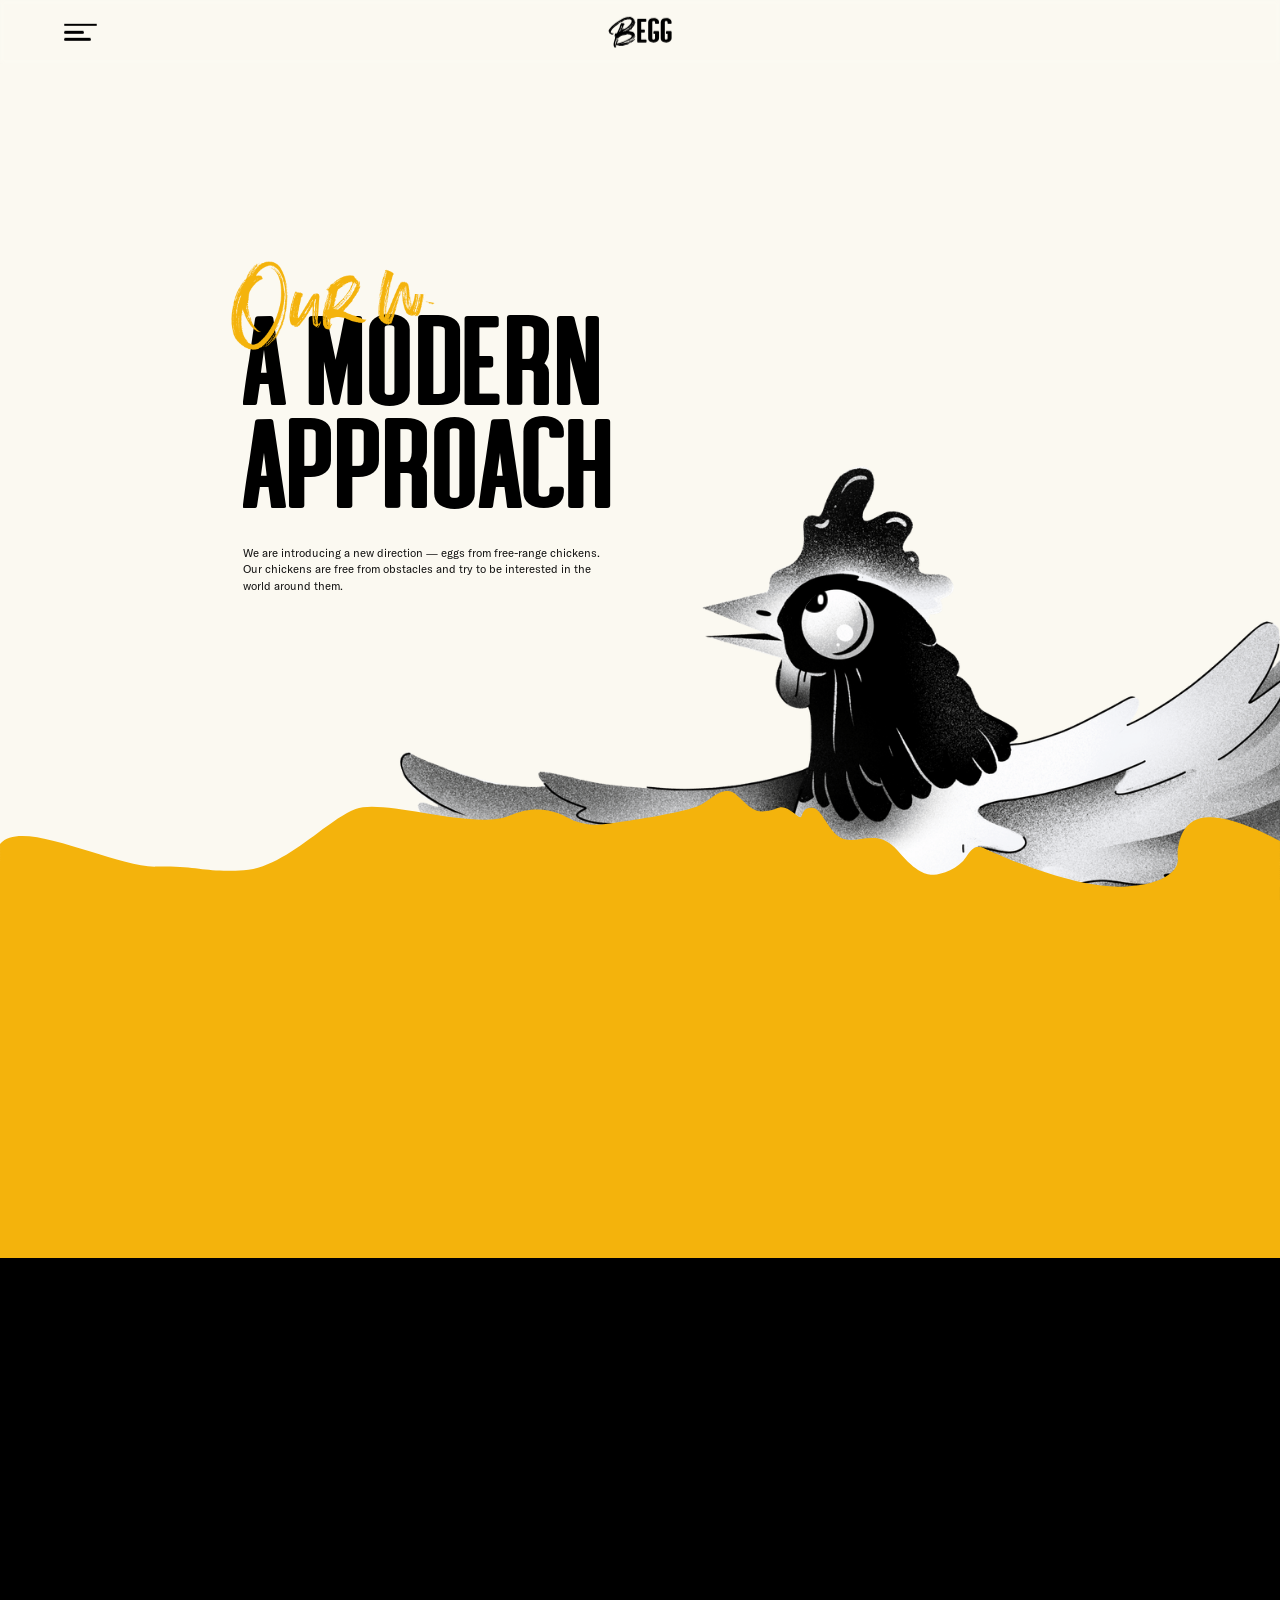
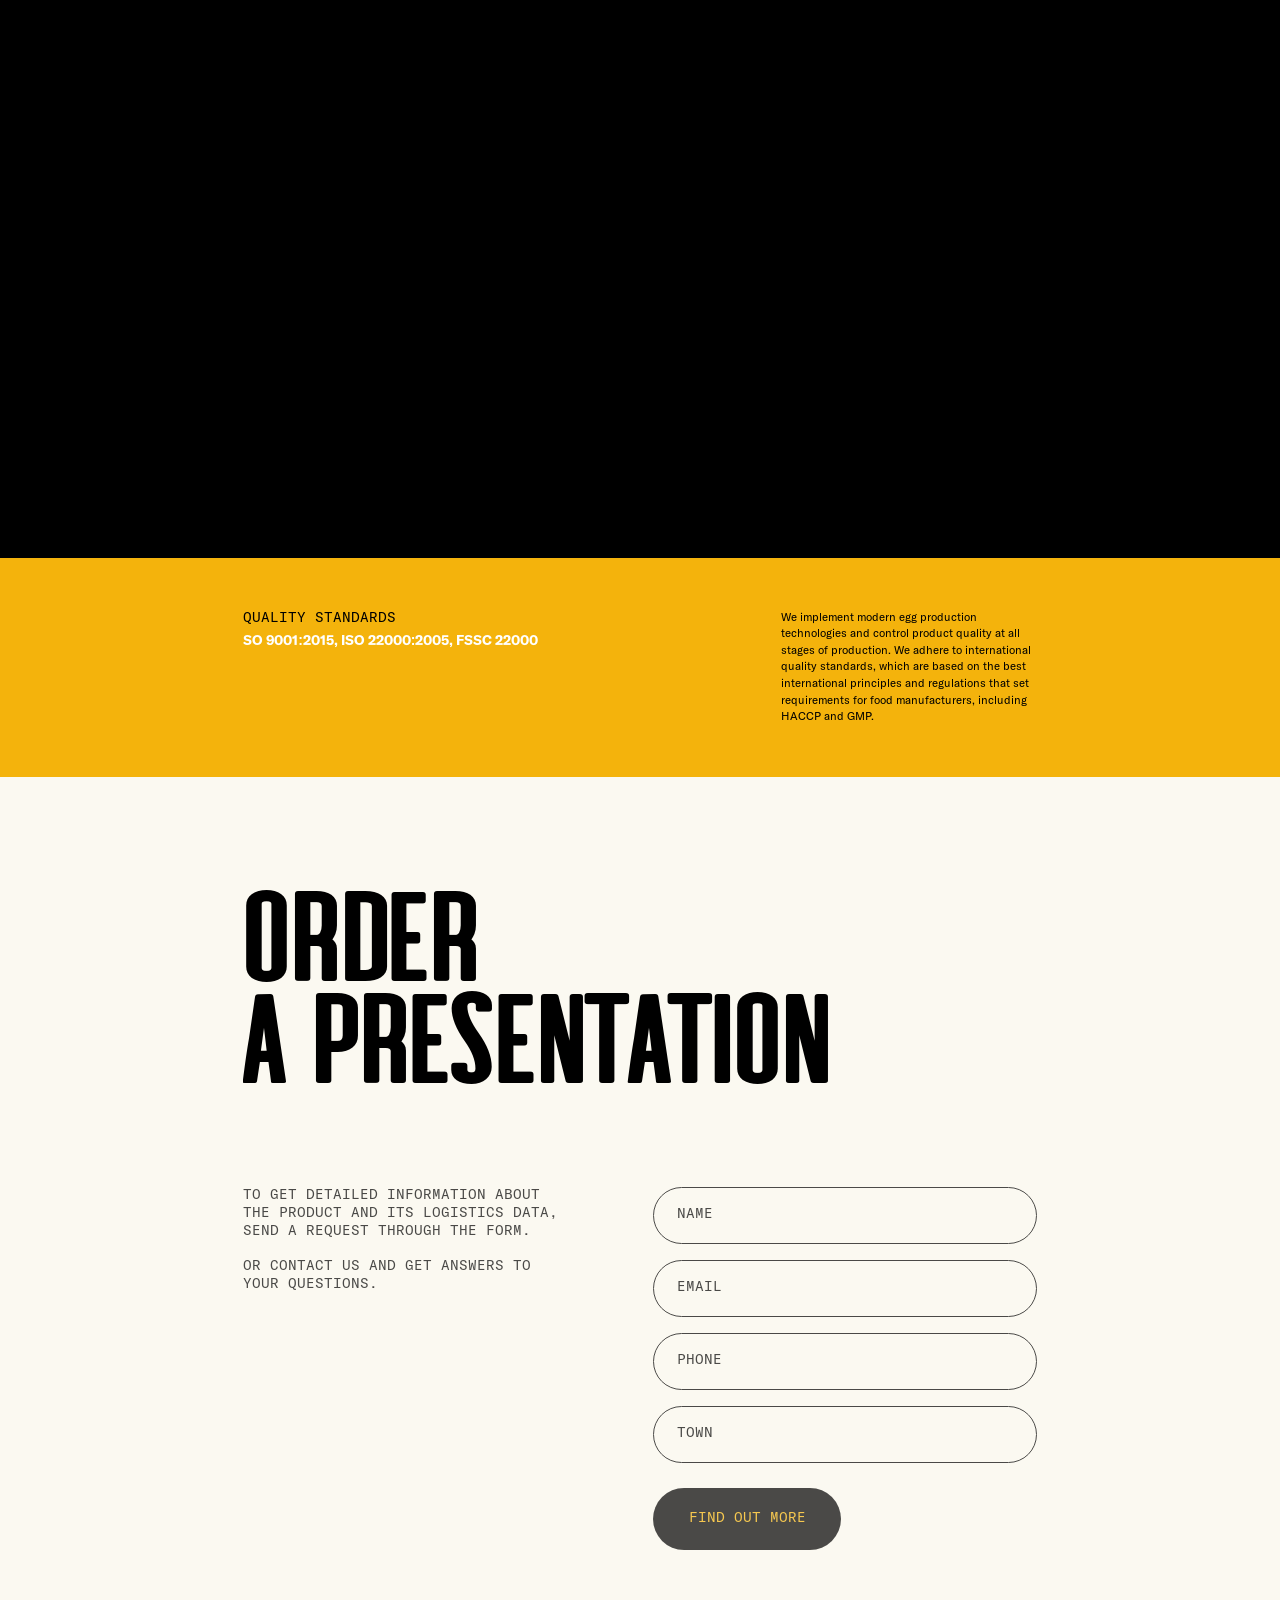
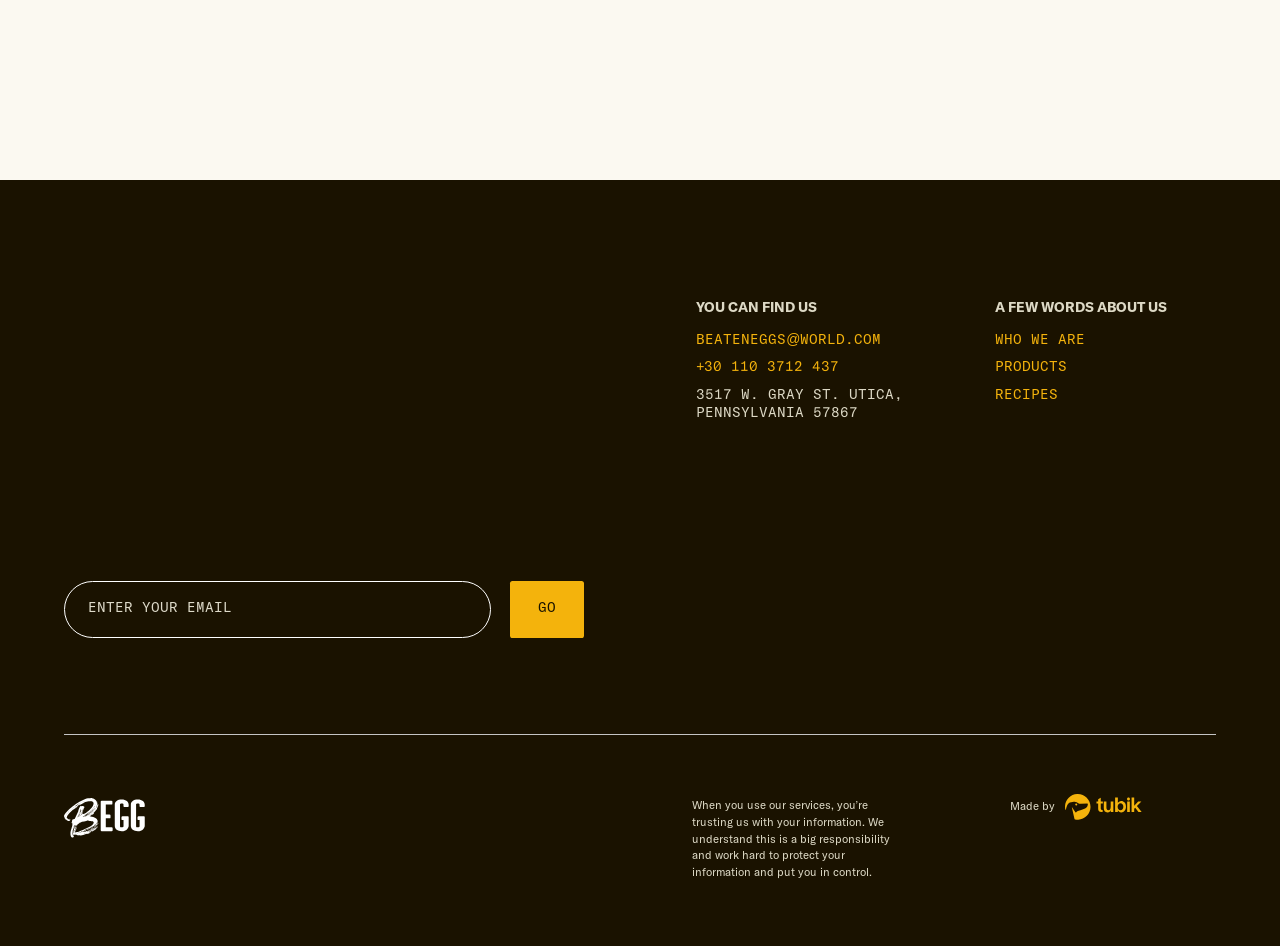
<file: about.html>
<!DOCTYPE html><!--  Last Published: Fri Sep 29 2023 10:23:35 GMT+0000 (Coordinated Universal Time)  -->
<html data-wf-page="64d498182b478e3c54013079" data-wf-site="63c51f529f1b455b17d194fb">
<head>
  <meta charset="utf-8">
  <title>BEGG | Our Story, Mission, and Commitment</title>
  <meta content="Our wide range of liquid egg products offers a versatile and convenient solution for anyone looking to add high-quality protein to their diet. From whole egg to egg whites and yolks, our products are available in both fresh and frozen formats, making them a great choice for busy professionals, chefs, and food manufacturers. Explore our selection of liquid egg products today at Begg." name="description">
  <meta content="BEGG | Our Story, Mission, and Commitment" property="og:title">
  <meta content="Our wide range of liquid egg products offers a versatile and convenient solution for anyone looking to add high-quality protein to their diet. From whole egg to egg whites and yolks, our products are available in both fresh and frozen formats, making them a great choice for busy professionals, chefs, and food manufacturers. Explore our selection of liquid egg products today at Begg." property="og:description">
  <meta content="images/sharing.png" property="og:image">
  <meta content="BEGG | Our Story, Mission, and Commitment" property="twitter:title">
  <meta content="Our wide range of liquid egg products offers a versatile and convenient solution for anyone looking to add high-quality protein to their diet. From whole egg to egg whites and yolks, our products are available in both fresh and frozen formats, making them a great choice for busy professionals, chefs, and food manufacturers. Explore our selection of liquid egg products today at Begg." property="twitter:description">
  <meta content="images/sharing.png" property="twitter:image">
  <meta property="og:type" content="website">
  <meta content="summary_large_image" name="twitter:card">
  <meta content="width=device-width, initial-scale=1" name="viewport">
  <link href="css/normalize.css" rel="stylesheet" type="text/css">
  <link href="css/components.css" rel="stylesheet" type="text/css">
  <link href="css/begg.css" rel="stylesheet" type="text/css">
  <style>@media (min-width:992px) {html.w-mod-js:not(.w-mod-ix) [data-w-id="beaca8e8-eb31-6350-6f3d-37327d1e9bd6"] {opacity:0;}html.w-mod-js:not(.w-mod-ix) [data-w-id="5d0ccfac-2567-1192-962c-5ec95400bb2a"] {display:none;}html.w-mod-js:not(.w-mod-ix) [data-w-id="14c3835f-ed90-6247-8a71-7a47e398c8e8"] {display:none;}html.w-mod-js:not(.w-mod-ix) [data-w-id="cf005657-9d40-e3cb-ab5b-78ce35ea886b"] {-webkit-transform:translate3d(0, 15%, 0) scale3d(1, 1, 1) rotateX(0) rotateY(0) rotateZ(0) skew(0, 0);-moz-transform:translate3d(0, 15%, 0) scale3d(1, 1, 1) rotateX(0) rotateY(0) rotateZ(0) skew(0, 0);-ms-transform:translate3d(0, 15%, 0) scale3d(1, 1, 1) rotateX(0) rotateY(0) rotateZ(0) skew(0, 0);transform:translate3d(0, 15%, 0) scale3d(1, 1, 1) rotateX(0) rotateY(0) rotateZ(0) skew(0, 0);}html.w-mod-js:not(.w-mod-ix) [data-w-id="06fe8fe0-dde3-b528-4989-fa7958c5da8f"] {opacity:0;}html.w-mod-js:not(.w-mod-ix) [data-w-id="7bfef77e-d0b5-f976-cd6f-3600a2a9c71c"] {opacity:0;-webkit-transform:translate3d(0, 100%, 0) scale3d(1, 1, 1) rotateX(0) rotateY(0) rotateZ(0) skew(0, 0);-moz-transform:translate3d(0, 100%, 0) scale3d(1, 1, 1) rotateX(0) rotateY(0) rotateZ(0) skew(0, 0);-ms-transform:translate3d(0, 100%, 0) scale3d(1, 1, 1) rotateX(0) rotateY(0) rotateZ(0) skew(0, 0);transform:translate3d(0, 100%, 0) scale3d(1, 1, 1) rotateX(0) rotateY(0) rotateZ(0) skew(0, 0);}html.w-mod-js:not(.w-mod-ix) [data-w-id="b8e2bbf3-ee59-6156-f7d4-3c9f77a3a998"] {opacity:0;-webkit-transform:translate3d(0, 100%, 0) scale3d(1, 1, 1) rotateX(0) rotateY(0) rotateZ(0) skew(0, 0);-moz-transform:translate3d(0, 100%, 0) scale3d(1, 1, 1) rotateX(0) rotateY(0) rotateZ(0) skew(0, 0);-ms-transform:translate3d(0, 100%, 0) scale3d(1, 1, 1) rotateX(0) rotateY(0) rotateZ(0) skew(0, 0);transform:translate3d(0, 100%, 0) scale3d(1, 1, 1) rotateX(0) rotateY(0) rotateZ(0) skew(0, 0);}html.w-mod-js:not(.w-mod-ix) [data-w-id="ab49c70d-b106-06d0-92c2-950aa08b1d20"] {opacity:0;}html.w-mod-js:not(.w-mod-ix) [data-w-id="0e4cf710-a908-4ae4-dfad-ffbf023a4f1b"] {display:none;}html.w-mod-js:not(.w-mod-ix) [data-w-id="d36df45a-af5f-7d61-6d8a-b5798734bcc7"] {opacity:0;-webkit-transform:translate3d(2vw, 1vw, 0vw) scale3d(1, 1, 1) rotateX(0) rotateY(0) rotateZ(0) skew(0, 0);-moz-transform:translate3d(2vw, 1vw, 0vw) scale3d(1, 1, 1) rotateX(0) rotateY(0) rotateZ(0) skew(0, 0);-ms-transform:translate3d(2vw, 1vw, 0vw) scale3d(1, 1, 1) rotateX(0) rotateY(0) rotateZ(0) skew(0, 0);transform:translate3d(2vw, 1vw, 0vw) scale3d(1, 1, 1) rotateX(0) rotateY(0) rotateZ(0) skew(0, 0);transform-style:preserve-3d;}}@media (max-width:991px) and (min-width:768px) {html.w-mod-js:not(.w-mod-ix) [data-w-id="d36df45a-af5f-7d61-6d8a-b5798734bcc7"] {opacity:0;-webkit-transform:translate3d(2vw, 1vw, 0vw) scale3d(1, 1, 1) rotateX(0) rotateY(0) rotateZ(0) skew(0, 0);-moz-transform:translate3d(2vw, 1vw, 0vw) scale3d(1, 1, 1) rotateX(0) rotateY(0) rotateZ(0) skew(0, 0);-ms-transform:translate3d(2vw, 1vw, 0vw) scale3d(1, 1, 1) rotateX(0) rotateY(0) rotateZ(0) skew(0, 0);transform:translate3d(2vw, 1vw, 0vw) scale3d(1, 1, 1) rotateX(0) rotateY(0) rotateZ(0) skew(0, 0);transform-style:preserve-3d;}html.w-mod-js:not(.w-mod-ix) [data-w-id="beaca8e8-eb31-6350-6f3d-37327d1e9bd6"] {opacity:0;}html.w-mod-js:not(.w-mod-ix) [data-w-id="cf005657-9d40-e3cb-ab5b-78ce35ea886b"] {-webkit-transform:translate3d(0, 100%, 0) scale3d(1, 1, 1) rotateX(0) rotateY(0) rotateZ(0) skew(0, 0);-moz-transform:translate3d(0, 100%, 0) scale3d(1, 1, 1) rotateX(0) rotateY(0) rotateZ(0) skew(0, 0);-ms-transform:translate3d(0, 100%, 0) scale3d(1, 1, 1) rotateX(0) rotateY(0) rotateZ(0) skew(0, 0);transform:translate3d(0, 100%, 0) scale3d(1, 1, 1) rotateX(0) rotateY(0) rotateZ(0) skew(0, 0);}html.w-mod-js:not(.w-mod-ix) [data-w-id="06fe8fe0-dde3-b528-4989-fa7958c5da8f"] {opacity:0;}html.w-mod-js:not(.w-mod-ix) [data-w-id="7bfef77e-d0b5-f976-cd6f-3600a2a9c71c"] {opacity:0;-webkit-transform:translate3d(0, 100%, 0) scale3d(1, 1, 1) rotateX(0) rotateY(0) rotateZ(0) skew(0, 0);-moz-transform:translate3d(0, 100%, 0) scale3d(1, 1, 1) rotateX(0) rotateY(0) rotateZ(0) skew(0, 0);-ms-transform:translate3d(0, 100%, 0) scale3d(1, 1, 1) rotateX(0) rotateY(0) rotateZ(0) skew(0, 0);transform:translate3d(0, 100%, 0) scale3d(1, 1, 1) rotateX(0) rotateY(0) rotateZ(0) skew(0, 0);}html.w-mod-js:not(.w-mod-ix) [data-w-id="b8e2bbf3-ee59-6156-f7d4-3c9f77a3a998"] {opacity:0;-webkit-transform:translate3d(0, 100%, 0) scale3d(1, 1, 1) rotateX(0) rotateY(0) rotateZ(0) skew(0, 0);-moz-transform:translate3d(0, 100%, 0) scale3d(1, 1, 1) rotateX(0) rotateY(0) rotateZ(0) skew(0, 0);-ms-transform:translate3d(0, 100%, 0) scale3d(1, 1, 1) rotateX(0) rotateY(0) rotateZ(0) skew(0, 0);transform:translate3d(0, 100%, 0) scale3d(1, 1, 1) rotateX(0) rotateY(0) rotateZ(0) skew(0, 0);}html.w-mod-js:not(.w-mod-ix) [data-w-id="ab49c70d-b106-06d0-92c2-950aa08b1d20"] {opacity:0;-webkit-transform:translate3d(0, 25vw, 0) scale3d(1, 1, 1) rotateX(0) rotateY(0) rotateZ(0) skew(0, 0);-moz-transform:translate3d(0, 25vw, 0) scale3d(1, 1, 1) rotateX(0) rotateY(0) rotateZ(0) skew(0, 0);-ms-transform:translate3d(0, 25vw, 0) scale3d(1, 1, 1) rotateX(0) rotateY(0) rotateZ(0) skew(0, 0);transform:translate3d(0, 25vw, 0) scale3d(1, 1, 1) rotateX(0) rotateY(0) rotateZ(0) skew(0, 0);}html.w-mod-js:not(.w-mod-ix) [data-w-id="0e4cf710-a908-4ae4-dfad-ffbf023a4f1b"] {display:none;}html.w-mod-js:not(.w-mod-ix) [data-w-id="5d0ccfac-2567-1192-962c-5ec95400bb2a"] {display:none;}html.w-mod-js:not(.w-mod-ix) [data-w-id="14c3835f-ed90-6247-8a71-7a47e398c8e8"] {display:none;}}@media (max-width:767px) and (min-width:480px) {html.w-mod-js:not(.w-mod-ix) [data-w-id="beaca8e8-eb31-6350-6f3d-37327d1e9bd6"] {opacity:0;}html.w-mod-js:not(.w-mod-ix) [data-w-id="cf005657-9d40-e3cb-ab5b-78ce35ea886b"] {-webkit-transform:translate3d(0, 100%, 0) scale3d(1, 1, 1) rotateX(0) rotateY(0) rotateZ(0) skew(0, 0);-moz-transform:translate3d(0, 100%, 0) scale3d(1, 1, 1) rotateX(0) rotateY(0) rotateZ(0) skew(0, 0);-ms-transform:translate3d(0, 100%, 0) scale3d(1, 1, 1) rotateX(0) rotateY(0) rotateZ(0) skew(0, 0);transform:translate3d(0, 100%, 0) scale3d(1, 1, 1) rotateX(0) rotateY(0) rotateZ(0) skew(0, 0);}html.w-mod-js:not(.w-mod-ix) [data-w-id="06fe8fe0-dde3-b528-4989-fa7958c5da8f"] {opacity:0;}html.w-mod-js:not(.w-mod-ix) [data-w-id="7bfef77e-d0b5-f976-cd6f-3600a2a9c71c"] {opacity:0;-webkit-transform:translate3d(0, 100%, 0) scale3d(1, 1, 1) rotateX(0) rotateY(0) rotateZ(0) skew(0, 0);-moz-transform:translate3d(0, 100%, 0) scale3d(1, 1, 1) rotateX(0) rotateY(0) rotateZ(0) skew(0, 0);-ms-transform:translate3d(0, 100%, 0) scale3d(1, 1, 1) rotateX(0) rotateY(0) rotateZ(0) skew(0, 0);transform:translate3d(0, 100%, 0) scale3d(1, 1, 1) rotateX(0) rotateY(0) rotateZ(0) skew(0, 0);}html.w-mod-js:not(.w-mod-ix) [data-w-id="b8e2bbf3-ee59-6156-f7d4-3c9f77a3a998"] {opacity:0;-webkit-transform:translate3d(0, 100%, 0) scale3d(1, 1, 1) rotateX(0) rotateY(0) rotateZ(0) skew(0, 0);-moz-transform:translate3d(0, 100%, 0) scale3d(1, 1, 1) rotateX(0) rotateY(0) rotateZ(0) skew(0, 0);-ms-transform:translate3d(0, 100%, 0) scale3d(1, 1, 1) rotateX(0) rotateY(0) rotateZ(0) skew(0, 0);transform:translate3d(0, 100%, 0) scale3d(1, 1, 1) rotateX(0) rotateY(0) rotateZ(0) skew(0, 0);}html.w-mod-js:not(.w-mod-ix) [data-w-id="ab49c70d-b106-06d0-92c2-950aa08b1d20"] {opacity:0;-webkit-transform:translate3d(0, 25vw, 0) scale3d(1, 1, 1) rotateX(0) rotateY(0) rotateZ(0) skew(0, 0);-moz-transform:translate3d(0, 25vw, 0) scale3d(1, 1, 1) rotateX(0) rotateY(0) rotateZ(0) skew(0, 0);-ms-transform:translate3d(0, 25vw, 0) scale3d(1, 1, 1) rotateX(0) rotateY(0) rotateZ(0) skew(0, 0);transform:translate3d(0, 25vw, 0) scale3d(1, 1, 1) rotateX(0) rotateY(0) rotateZ(0) skew(0, 0);}html.w-mod-js:not(.w-mod-ix) [data-w-id="0e4cf710-a908-4ae4-dfad-ffbf023a4f1b"] {display:none;}html.w-mod-js:not(.w-mod-ix) [data-w-id="5d0ccfac-2567-1192-962c-5ec95400bb2a"] {display:none;}html.w-mod-js:not(.w-mod-ix) [data-w-id="14c3835f-ed90-6247-8a71-7a47e398c8e8"] {display:none;}}@media (max-width:479px) {html.w-mod-js:not(.w-mod-ix) [data-w-id="beaca8e8-eb31-6350-6f3d-37327d1e9bd6"] {opacity:0;}html.w-mod-js:not(.w-mod-ix) [data-w-id="cf005657-9d40-e3cb-ab5b-78ce35ea886b"] {-webkit-transform:translate3d(0, 100%, 0) scale3d(1, 1, 1) rotateX(0) rotateY(0) rotateZ(0) skew(0, 0);-moz-transform:translate3d(0, 100%, 0) scale3d(1, 1, 1) rotateX(0) rotateY(0) rotateZ(0) skew(0, 0);-ms-transform:translate3d(0, 100%, 0) scale3d(1, 1, 1) rotateX(0) rotateY(0) rotateZ(0) skew(0, 0);transform:translate3d(0, 100%, 0) scale3d(1, 1, 1) rotateX(0) rotateY(0) rotateZ(0) skew(0, 0);}html.w-mod-js:not(.w-mod-ix) [data-w-id="06fe8fe0-dde3-b528-4989-fa7958c5da8f"] {opacity:0;}html.w-mod-js:not(.w-mod-ix) [data-w-id="7bfef77e-d0b5-f976-cd6f-3600a2a9c71c"] {opacity:0;-webkit-transform:translate3d(0, 100%, 0) scale3d(1, 1, 1) rotateX(0) rotateY(0) rotateZ(0) skew(0, 0);-moz-transform:translate3d(0, 100%, 0) scale3d(1, 1, 1) rotateX(0) rotateY(0) rotateZ(0) skew(0, 0);-ms-transform:translate3d(0, 100%, 0) scale3d(1, 1, 1) rotateX(0) rotateY(0) rotateZ(0) skew(0, 0);transform:translate3d(0, 100%, 0) scale3d(1, 1, 1) rotateX(0) rotateY(0) rotateZ(0) skew(0, 0);}html.w-mod-js:not(.w-mod-ix) [data-w-id="b8e2bbf3-ee59-6156-f7d4-3c9f77a3a998"] {opacity:0;-webkit-transform:translate3d(0, 100%, 0) scale3d(1, 1, 1) rotateX(0) rotateY(0) rotateZ(0) skew(0, 0);-moz-transform:translate3d(0, 100%, 0) scale3d(1, 1, 1) rotateX(0) rotateY(0) rotateZ(0) skew(0, 0);-ms-transform:translate3d(0, 100%, 0) scale3d(1, 1, 1) rotateX(0) rotateY(0) rotateZ(0) skew(0, 0);transform:translate3d(0, 100%, 0) scale3d(1, 1, 1) rotateX(0) rotateY(0) rotateZ(0) skew(0, 0);}html.w-mod-js:not(.w-mod-ix) [data-w-id="ab49c70d-b106-06d0-92c2-950aa08b1d20"] {opacity:0;-webkit-transform:translate3d(0, 25vw, 0) scale3d(1, 1, 1) rotateX(0) rotateY(0) rotateZ(0) skew(0, 0);-moz-transform:translate3d(0, 25vw, 0) scale3d(1, 1, 1) rotateX(0) rotateY(0) rotateZ(0) skew(0, 0);-ms-transform:translate3d(0, 25vw, 0) scale3d(1, 1, 1) rotateX(0) rotateY(0) rotateZ(0) skew(0, 0);transform:translate3d(0, 25vw, 0) scale3d(1, 1, 1) rotateX(0) rotateY(0) rotateZ(0) skew(0, 0);}html.w-mod-js:not(.w-mod-ix) [data-w-id="0e4cf710-a908-4ae4-dfad-ffbf023a4f1b"] {display:none;}html.w-mod-js:not(.w-mod-ix) [data-w-id="5d0ccfac-2567-1192-962c-5ec95400bb2a"] {display:none;}html.w-mod-js:not(.w-mod-ix) [data-w-id="14c3835f-ed90-6247-8a71-7a47e398c8e8"] {display:none;}}</style>
  <script type="text/javascript">!function(o,c){var n=c.documentElement,t=" w-mod-";n.className+=t+"js",("ontouchstart"in o||o.DocumentTouch&&c instanceof DocumentTouch)&&(n.className+=t+"touch")}(window,document);</script>
  <link href="images/favicon.png" rel="shortcut icon" type="image/x-icon">
  <link href="images/webclip.png" rel="apple-touch-icon">
  <style>
.code_product a {
        color: #f4b30c !important;
        text-decoration: none;
    }
.navmenu_phone a {
        color: #191200 !important;
        text-decoration: none;
    }
</style>
  <!--  [Attributes by Finsweet] Disable scrolling  -->
  <script defer="" src="js/scrolldisable.js"></script>
</head>
<body class="body">
  <div data-w-id="373c4cf4-ab6c-9935-dc3e-d6d85bd40a4e" class="nav_wrapper">
    <div class="container header">
      <div class="w-layout-grid grid">
        <a id="w-node-_373c4cf4-ab6c-9935-dc3e-d6d85bd40a51-5bd40a4e" data-w-id="373c4cf4-ab6c-9935-dc3e-d6d85bd40a51" href="#" class="menu_btn w-inline-block">
          <div class="div-block">
            <div class="line_1"></div>
            <div class="line_2"></div>
            <div class="line_3"></div>
          </div>
        </a>
        <a id="w-node-_373c4cf4-ab6c-9935-dc3e-d6d85bd40a56-5bd40a4e" href="index.html" class="w-inline-block"><img src="images/logo.svg" loading="eager" id="w-node-_373c4cf4-ab6c-9935-dc3e-d6d85bd40a57-5bd40a4e" alt="" class="image"></a>
      </div>
    </div>
  </div>
  <div fs-scrolldisable-element="when-visible" class="modal_wrapper">
    <div id="w-node-_2aa7b466-cd41-52d4-7ff9-9c644bf3260c-60e3bfa7" class="menu_content_wrap">
      <div class="menu_container">
        <a id="w-node-de72fa95-a835-933e-d123-2ff860e3bfaa-60e3bfa7" data-w-id="de72fa95-a835-933e-d123-2ff860e3bfaa" href="#" class="close_btn w-inline-block">
          <div class="cross_line_1"></div>
          <div class="cross_line_2"></div>
        </a>
        <div id="w-node-_2733a877-4f9a-a62d-1fb6-985404565c5b-60e3bfa7" data-w-id="2733a877-4f9a-a62d-1fb6-985404565c5b" class="div-block-92">
          <a id="w-node-de72fa95-a835-933e-d123-2ff860e3bfad-60e3bfa7" data-w-id="de72fa95-a835-933e-d123-2ff860e3bfad" href="index.html" class="menu_title _1 w-inline-block">
            <div>home</div>
          </a>
          <a id="w-node-_65c65362-0790-0707-70e4-07324cddb61c-60e3bfa7" data-w-id="65c65362-0790-0707-70e4-07324cddb61c" href="about.html" aria-current="page" class="menu_title _2 w-inline-block w--current">
            <div>ABOUT</div>
          </a>
          <a id="w-node-de72fa95-a835-933e-d123-2ff860e3bfb0-60e3bfa7" data-w-id="de72fa95-a835-933e-d123-2ff860e3bfb0" href="products.html" class="menu_title _3 w-inline-block">
            <div id="w-node-de72fa95-a835-933e-d123-2ff860e3bfb1-60e3bfa7">PRODUCTS</div>
          </a>
          <a id="w-node-de72fa95-a835-933e-d123-2ff860e3bfb3-60e3bfa7" data-w-id="de72fa95-a835-933e-d123-2ff860e3bfb3" href="recipes.html" class="menu_title _4 w-inline-block">
            <div id="w-node-de72fa95-a835-933e-d123-2ff860e3bfb4-60e3bfa7">RECIPES</div>
          </a>
        </div>
      </div>
      <div class="div-block-86">
        <div class="w-layout-grid grid-11">
          <div id="w-node-a38b1625-a9d9-0c88-bcef-2d1b1f304138-60e3bfa7" class="div-block-88">
            <div id="w-node-_030f618d-6d2e-e5e8-9708-aa4ee490779e-60e3bfa7" class="div-block-87">
              <div class="navmenu_phone">Beateneggs@world.com<br>+30 110 3712 437</div>
            </div>
            <div id="w-node-b09d1196-86df-20a9-f10d-0024c2964304-60e3bfa7">
              <div id="w-node-_86100442-ff3e-6393-7c24-ecb1ba2217d8-60e3bfa7" class="body_14">3517 W. Gray St. Utica,<br>Pennsylvania 57867</div>
            </div>
          </div>
        </div>
      </div>
    </div>
    <div data-preserve-aspect-ratio="xMidYMid slice" data-is-ix2-target="1" class="image_wrapper" data-w-id="d1deb98c-64b7-e467-ee68-be7f7b316ff5" data-animation-type="lottie" data-src="documents/menu_original.mp4.lottie.json" data-loop="0" data-direction="1" data-autoplay="0" data-renderer="svg" data-default-duration="2.0689655172413794" data-duration="0"></div>
  </div>
  <div class="sections_wrapper about">
    <div class="top_wrapper">
      <div data-w-id="3757dd66-7db9-d24e-f0fa-14c9370e57a1" class="hero_section beige">
        <div class="packs_section custom">
          <div class="container z_top">
            <div class="div-block-40">
              <div id="w-node-c7062b62-e3d3-814b-7c33-cd5aa0827286-54013079">
                <div id="w-node-_2316a2ee-4e4a-ddb3-9cb4-e8497ed87d47-54013079" class="h1_mask">
                  <h1 id="w-node-b8e2bbf3-ee59-6156-f7d4-3c9f77a3a998-54013079" data-w-id="b8e2bbf3-ee59-6156-f7d4-3c9f77a3a998" class="h1_black">A modern<br></h1>
                </div>
                <div id="w-node-_7bfef77e-d0b5-f976-cd6f-3600a2a9c71b-54013079" class="h1_mask">
                  <h1 id="w-node-_7bfef77e-d0b5-f976-cd6f-3600a2a9c71c-54013079" data-w-id="7bfef77e-d0b5-f976-cd6f-3600a2a9c71c" class="h1_black">approach</h1>
                </div>
              </div>
              <div id="w-node-beaca8e8-eb31-6350-6f3d-37327d1e9bd6-54013079" data-w-id="beaca8e8-eb31-6350-6f3d-37327d1e9bd6" data-is-ix2-target="1" class="image-39" data-animation-type="lottie" data-src="documents/Our-way.json" data-loop="0" data-direction="1" data-autoplay="0" data-renderer="svg" data-default-duration="1.3" data-duration="0" data-ix2-initial-state="0"></div>
              <div id="w-node-_06fe8fe0-dde3-b528-4989-fa7958c5da8f-54013079" data-w-id="06fe8fe0-dde3-b528-4989-fa7958c5da8f" class="div-block-41">
                <div id="w-node-_64955cf9-18e6-cfb2-1b67-7fbd28d93484-54013079">We are introducing a new direction — eggs from free-range chickens. Our chickens are free from obstacles and try to be interested in the world around them.</div>
              </div>
            </div>
          </div>
          <div data-w-id="ab49c70d-b106-06d0-92c2-950aa08b1d20" class="chicken_block">
            <div data-w-id="d36df45a-af5f-7d61-6d8a-b5798734bcc6" class="chicken_voice_trigger about"><img src="images/cluck.svg" loading="lazy" data-w-id="d36df45a-af5f-7d61-6d8a-b5798734bcc7" alt="" class="co_co_sound">
              <div class="sound hide w-embed w-script">
                <script>
    const btn5 = document.querySelectorAll(".co_co_sound");
    let audio5 = new Audio('images/cluck_sound.mp3');
    btn5.forEach(btn => {
        btn.addEventListener("click", () => {
            btn.classList.toggle("active");
            audio5.play();
        });
    });

</script>
              </div>
            </div><img src="images/chicken_about.png" loading="eager" srcset="images/chicken_about-p-500.png 500w, images/chicken_about-p-800.png 800w, images/chicken_about-p-1080.png 1080w, images/chicken_about-p-1600.png 1600w, images/chicken_about-p-2000.png 2000w, images/chicken_about-p-2600.png 2600w, images/chicken_about.png 2682w" sizes="(max-width: 767px) 89vw, 69vw" alt="" class="chicken_hero">
            <div class="chicken_eye_wrapper_hero">
              <div class="sound hide w-embed w-script">
                <script>
    const btn5 = document.querySelectorAll(".chicken_hero");
    let audio5 = new Audio('images/cluck_sound.mp3');
    btn5.forEach(btn => {
        btn.addEventListener("click", () => {
            btn.classList.toggle("active");
            audio5.play();
        });
    });

</script>
              </div>
              <div data-w-id="b765b503-6ca1-0f2b-0494-89c3cf9b62d4" class="chicken_eye">
                <div class="div-block-33"></div>
              </div>
            </div>
          </div>
        </div>
        <div data-w-id="cf005657-9d40-e3cb-ab5b-78ce35ea886b" class="div-block-49"><img src="images/Frame-114.svg" loading="eager" alt="" class="image-41"></div>
      </div>
      <div data-w-id="14c3835f-ed90-6247-8a71-7a47e398c8e8" class="orange_section _1">
        <div data-w-id="634544c5-d3a6-7909-3a2d-2b6b5d221dc3" class="click_trigger about"></div>
        <div class="container">
          <div class="div-block-45">
            <div class="div-block-42">
              <div class="h1_mask">
                <h1 data-w-id="7022c28a-77a6-b677-ea36-033344dc30ff" style="-webkit-transform:translate3d(0, 3vw, 0) scale3d(1, 1, 1) rotateX(0) rotateY(0) rotateZ(0) skew(0, 0);-moz-transform:translate3d(0, 3vw, 0) scale3d(1, 1, 1) rotateX(0) rotateY(0) rotateZ(0) skew(0, 0);-ms-transform:translate3d(0, 3vw, 0) scale3d(1, 1, 1) rotateX(0) rotateY(0) rotateZ(0) skew(0, 0);transform:translate3d(0, 3vw, 0) scale3d(1, 1, 1) rotateX(0) rotateY(0) rotateZ(0) skew(0, 0);opacity:0" class="h1_black">A little<br></h1>
              </div>
              <div class="h1_mask">
                <h1 data-w-id="228b496c-c839-fd50-c374-259d051d5a66" style="opacity:0;-webkit-transform:translate3d(0, 100%, 0) scale3d(1, 1, 1) rotateX(0) rotateY(0) rotateZ(0) skew(0, 0);-moz-transform:translate3d(0, 100%, 0) scale3d(1, 1, 1) rotateX(0) rotateY(0) rotateZ(0) skew(0, 0);-ms-transform:translate3d(0, 100%, 0) scale3d(1, 1, 1) rotateX(0) rotateY(0) rotateZ(0) skew(0, 0);transform:translate3d(0, 100%, 0) scale3d(1, 1, 1) rotateX(0) rotateY(0) rotateZ(0) skew(0, 0)" class="h1_black">about us</h1>
              </div>
              <div class="pre_load_pages"></div>
              <div id="w-node-_7881fce4-daee-9706-6283-6de1c14a5ee3-54013079" data-is-ix2-target="1" class="image-40" data-w-id="7881fce4-daee-9706-6283-6de1c14a5ee3" data-animation-type="lottie" data-src="documents/In-numbers.json" data-loop="0" data-direction="1" data-autoplay="0" data-renderer="svg" data-default-duration="1.9166666666666667" data-duration="0" data-ix2-initial-state="0"></div>
            </div>
            <ul data-w-id="a3bb2d3c-04fd-8686-7c51-ea0ecc222dc9" style="opacity:0" role="list" class="list-3">
              <li>19 poultry farms. Two new poultry complexes for the production of full-cycle eggs with a total capacity of 11.2 million laying hens were built by us using the latest technologies</li>
              <li>3 modern incubators</li>
              <li>10 zones for raising young animals</li>
              <li>6 feed mills</li>
              <li class="list_item_last">3 warehouses for long-term storage of eggs</li>
            </ul>
          </div>
        </div>
      </div>
    </div>
    <div data-w-id="6efd2268-ae17-06ef-0a30-674ea1e3c7b5" class="paralax_block">
      <div class="div-block-83"><img src="images/new_bg_img.webp" loading="eager" srcset="images/new_bg_img-p-500.png 500w, images/new_bg_img-p-800.png 800w, images/new_bg_img-p-1080.png 1080w, images/new_bg_img-p-1600.png 1600w, images/new_bg_img.webp 5056w" sizes="(max-width: 767px) 90vw, (max-width: 991px) 86vw, 80vw" alt="" class="image-47"></div>
    </div>
    <div class="bottom_wrapper">
      <div class="orange_section _2">
        <div data-w-id="6eb35f55-e1c1-2f40-3d7b-657277893775" class="container">
          <div class="div-block-45 top">
            <div class="div-block-20">
              <div id="w-node-_39d7bfa7-066f-a954-a491-783f3377d7f2-54013079" class="subheader_2">quality standards</div>
              <div id="w-node-_39d7bfa7-066f-a954-a491-783f3377d7f4-54013079" class="body_22 white bold">SO 9001:2015, ISO 22000:2005, FSSC 22000</div>
            </div>
            <div class="div-block-91">
              <div>We implement modern egg production technologies and control product quality at all stages of production. We adhere to international quality standards, which are based on the best international principles and regulations that set requirements for food manufacturers, including HACCP and GMP.</div>
            </div>
          </div>
        </div>
      </div>
      <div data-w-id="14ad8185-f34c-09f5-2f18-22db0324e115" class="form_section relative">
        <div class="container _100">
          <div class="div-block-40-copy">
            <div id="w-node-_14ad8185-f34c-09f5-2f18-22db0324e118-54013079" class="h1_mask">
              <h1 id="w-node-_14ad8185-f34c-09f5-2f18-22db0324e119-54013079" class="h1_black">ORDER</h1>
            </div>
            <div id="w-node-_14ad8185-f34c-09f5-2f18-22db0324e11b-54013079" class="h1_mask">
              <h1 id="w-node-_14ad8185-f34c-09f5-2f18-22db0324e11c-54013079" class="h1_black">A PRESENTATION</h1>
            </div>
            <div id="w-node-_14ad8185-f34c-09f5-2f18-22db0324e11e-54013079" data-is-ix2-target="1" class="image-42" data-w-id="14ad8185-f34c-09f5-2f18-22db0324e11e" data-animation-type="lottie" data-src="documents/get-to-us.json" data-loop="0" data-direction="1" data-autoplay="0" data-renderer="svg" data-default-duration="1.55" data-duration="0" data-ix2-initial-state="0"></div>
          </div>
        </div>
      </div>
      <div data-w-id="5d0ccfac-2567-1192-962c-5ec95400bb2a" class="form_section">
        <div class="container _100">
          <div data-w-id="d68a147c-ba5e-0d79-794e-e03c357b9850" class="div-block-47">
            <div id="w-node-_2d7fbbb5-ce6f-bc48-f8ff-c71645116708-54013079" data-w-id="2d7fbbb5-ce6f-bc48-f8ff-c71645116708" style="opacity:0" class="subheader_2">To get detailed information about the product and its logistics data, send a request through the form.<br><br>Or contact us and get answers to your questions.</div>
            <div id="w-node-cd1ed848-f94e-d1de-b41a-e9a0c80a6530-54013079" class="footer-form w-form">
              <form id="email-form" name="email-form" data-name="Email Form" method="get" class="footer-form-container" data-wf-page-id="64d498182b478e3c54013079" data-wf-element-id="cd1ed848-f94e-d1de-b41a-e9a0c80a6531"><input type="text" class="footer-form-field inverted spacing w-input" maxlength="256" name="name" data-name="Name" style="opacity:0" placeholder="Name" data-w-id="cd1ed848-f94e-d1de-b41a-e9a0c80a6534" id="name"><input type="email" class="footer-form-field inverted spacing w-input" maxlength="256" name="Email" data-name="Email" style="opacity:0" placeholder="Email" data-w-id="eb844a69-4d52-83d0-ec67-35a9bf0fc719" id="Email"><input type="tel" class="footer-form-field inverted spacing w-input" maxlength="256" name="Phone" data-name="Phone" style="opacity:0" placeholder="Phone" data-w-id="427b0627-5a54-498c-b6cf-d0c4381ba6ba" id="Phone"><input type="text" class="footer-form-field inverted w-input" maxlength="256" name="Town" data-name="Town" style="opacity:0" placeholder="Town" data-w-id="2083dc1b-7157-9f80-7247-fc95fa68397e" id="Town">
                <div data-w-id="e17305ed-6301-3014-b0cf-21b4ccc6308b" style="opacity:0" class="div-block-48"><input type="submit" value="find out more" data-wait="find out more" class="cta_black w-button"></div>
              </form>
              <div class="success-message-2 w-form-done">
                <div class="text-block-2 light">Thank you! </div>
                <div class="secondary black">Your submission has been received!</div>
              </div>
              <div class="w-form-fail">
                <div>Oops! Something went wrong while submitting the form.</div>
              </div>
            </div>
          </div>
        </div>
      </div>
      <div class="spacer hide"></div>
      <div data-w-id="3d90c3ae-2534-9e0a-a2b0-602b72bf9f18" class="footer-light">
        <div class="container _90_vw">
          <div class="w-layout-grid grid-2">
            <div id="w-node-_3d90c3ae-2534-9e0a-a2b0-602b72bf9f1b-72bf9f18" class="div-block-77">
              <div class="h1_mask">
                <h1 id="w-node-_3d90c3ae-2534-9e0a-a2b0-602b72bf9f1d-72bf9f18" data-w-id="3d90c3ae-2534-9e0a-a2b0-602b72bf9f1d">Don&#x27;t miss<br></h1>
              </div>
              <div class="h1_mask">
                <h1 data-w-id="3d90c3ae-2534-9e0a-a2b0-602b72bf9f21">new items</h1>
              </div>
            </div>
            <div id="w-node-_3d90c3ae-2534-9e0a-a2b0-602b72bf9f23-72bf9f18" class="div-block-26">
              <div class="form_wrapper">
                <div class="footer-form w-form">
                  <form id="wf-form-Footer-Form" name="wf-form-Footer-Form" data-name="Footer Form" method="post" class="footer-form-container" data-wf-page-id="64d498182b478e3c54013079" data-wf-element-id="3d90c3ae-2534-9e0a-a2b0-602b72bf9f26">
                    <div class="footer-form-block"><input type="email" class="footer-form-field w-node-_3d90c3ae-2534-9e0a-a2b0-602b72bf9f28-72bf9f18 w-input" maxlength="256" name="Footer-Email-2" data-name="Footer Email 2" aria-label="Get product updates" placeholder="Enter your email" id="Footer-Email-2" required=""><input type="submit" value="go" data-wait="" id="w-node-_3d90c3ae-2534-9e0a-a2b0-602b72bf9f29-72bf9f18" class="footer-form-submit w-button"></div>
                  </form>
                  <div class="success-message-2 w-form-done">
                    <div class="text-block-2 light">Thank you! </div>
                    <div class="secondary">Your submission has been received!</div>
                  </div>
                  <div class="error-message w-form-fail">
                    <div>Oops! Something went wrong while submitting the form.</div>
                  </div>
                </div>
              </div>
            </div>
            <div id="w-node-_3d90c3ae-2534-9e0a-a2b0-602b72bf9f30-72bf9f18" class="footer_links_row">
              <div class="links_block">
                <div class="footer-title">you can find us</div>
                <a href="mailto:Beateneggs@world.com" class="footer-link">Beateneggs@world.com</a>
                <a href="tel:+301103712437" class="footer-link">+30 110 3712 437</a>
                <div id="w-node-_3d90c3ae-2534-9e0a-a2b0-602b72bf9f38-72bf9f18" class="body_22 beige">3517 W. Gray St. Utica,<br>Pennsylvania 57867</div>
              </div>
              <div class="links_block">
                <div class="footer-title">A few words about us</div>
                <a href="about.html" aria-current="page" class="footer-link w--current">WHO WE ARE</a>
                <a href="products.html" class="footer-link">products</a>
                <a href="recipes.html" class="footer-link">RECIPES</a>
              </div>
            </div>
          </div>
          <div class="divider_footer"></div>
          <div class="grid-2-copy">
            <div id="w-node-_3d90c3ae-2534-9e0a-a2b0-602b72bf9f47-72bf9f18" class="footer-social-block-two">
              <a href="index.html" class="w-inline-block"><img src="images/Begg.svg" loading="eager" alt="" class="image-50"></a>
            </div>
            <div id="w-node-_3d90c3ae-2534-9e0a-a2b0-602b72bf9f4a-72bf9f18" class="div-block-28">
              <div class="body_18_beige">When you use our services, you’re trusting us with your information. We understand this is a big responsibility and work hard to protect your information and put you in control.</div>
            </div>
            <a id="w-node-_487ba154-1273-3e74-9af2-16ac36e5781e-72bf9f18" href="#" class="link-block-2 w-inline-block">
              <div class="body_18_beige">Made by</div><img src="images/1616eb564ea00e94bb450de67_tubik_logo-1-1.svg" loading="lazy" alt="" class="image-53">
            </a>
          </div>
        </div>
      </div>
    </div>
  </div>
  <div fs-scrolldisable-element="when-visible" data-w-id="0e4cf710-a908-4ae4-dfad-ffbf023a4f1b" class="pre_load_pages"></div>
  <script src="js/jquery-3.5.1.min.js" type="text/javascript"></script>
  <script src="js/begg.js" type="text/javascript"></script>
  <script>
window.onbeforeunload = function () {
window.scrollTo(0,0);
};
  </script>
  <script src="js/lenis.js"></script>
  <script>
const lenis = new Lenis({
duration: 1.2,
easing: (t) => Math.min(1, 1.001 - Math.pow(2, -10 * t)), 
direction: 'vertical', // vertical, horizontal
gestureDirection: 'vertical', // vertical, horizontal, both
smooth: true,
smoothTouch: false,
touchMultiplier: 2,
infinite: false,
})
//get scroll value

function raf(time) {
  lenis.raf(time)
  requestAnimationFrame(raf)
}
  // Grab all elements that have a "data-target" attribute
  const scrollButtons = document.querySelectorAll('[data-target]');
  // For each element, listen to a "click" event
  scrollButtons.forEach(button => {
    button.addEventListener('click', e => {
      e.preventDefault();
      // get the DOM element by the ID (data-target value)
      var target = button.dataset.target,
          $el = document.getElementById(target.replace('#', ''));
      // Use lenis.scrollTo() to scroll the page to the right element
      lenis.scrollTo($el, {
        offset: 0, 
        immediate: false,
        duration: 3,
        easing: (x) => (x < 0.5 ? 4 * x * x * x : 1 - Math.pow(-2 * x + 2, 3) / 2), 
      });
    });
  });
  requestAnimationFrame(raf)
</script>

  <style>
    .w-form-fail{
      display: none !important;
    }
  </style>
  <script type="text/javascript">
    const forms = document.querySelectorAll("form"); // отримуємо всі форми на сторінці

    forms.forEach(form => {  // перебираємо кожну форму
      form.addEventListener("submit", function(e) {
        e.preventDefault();

        const inputs = form.querySelectorAll('input, textarea, select');

        inputs.forEach(input => {
          switch (input.type) {
            case 'text':
            case 'password':
            case 'email':
            case 'number':
            case 'textarea':
            case 'date':
            case 'search':
            case 'tel':
            case 'url':
              input.value = '';
              break;
            case 'checkbox':
            case 'radio':
              input.checked = false;
              break;
            case 'select-one':
            case 'select-multiple':
              input.selectedIndex = -1;
              break;
            default:
              break;
          }
        });

        var email_form = form.querySelector('input[type="email"]');

        var data = {};
        data['email'] = email_form.value;

        const formData = new URLSearchParams(data).toString();

        fetch('/mail.php', {
          method: 'POST',
          headers: {
            "Content-Type": "application/x-www-form-urlencoded;charset=UTF-8",
          },
          body: formData
        })
                .then(response => response.json())
                .then(data => {
                  var errorMessage = form.nextElementSibling.querySelector('.error-message'); // Звертаємося до наступного сусіднього елемента від форми
                  if (errorMessage) {
                    errorMessage.style.display = 'none';
                  }

                  var successMessage = form.nextElementSibling;
                  if (successMessage && successMessage.classList.contains('success-message-2')) {
                    successMessage.style.display = 'block';
                    form.style.display = 'none';
                  }
                })
                .catch(error => {
                  var errorMessage = form.nextElementSibling.querySelector('.error-message');
                  if (errorMessage) {
                    errorMessage.style.display = 'none';
                  }

                  var successMessage = form.nextElementSibling;
                  if (successMessage && successMessage.classList.contains('success-message-2')) {
                    successMessage.style.display = 'block';
                    form.style.display = 'none';
                  }
                });
      });
    });
  </script>

</body>
</html>
</file>
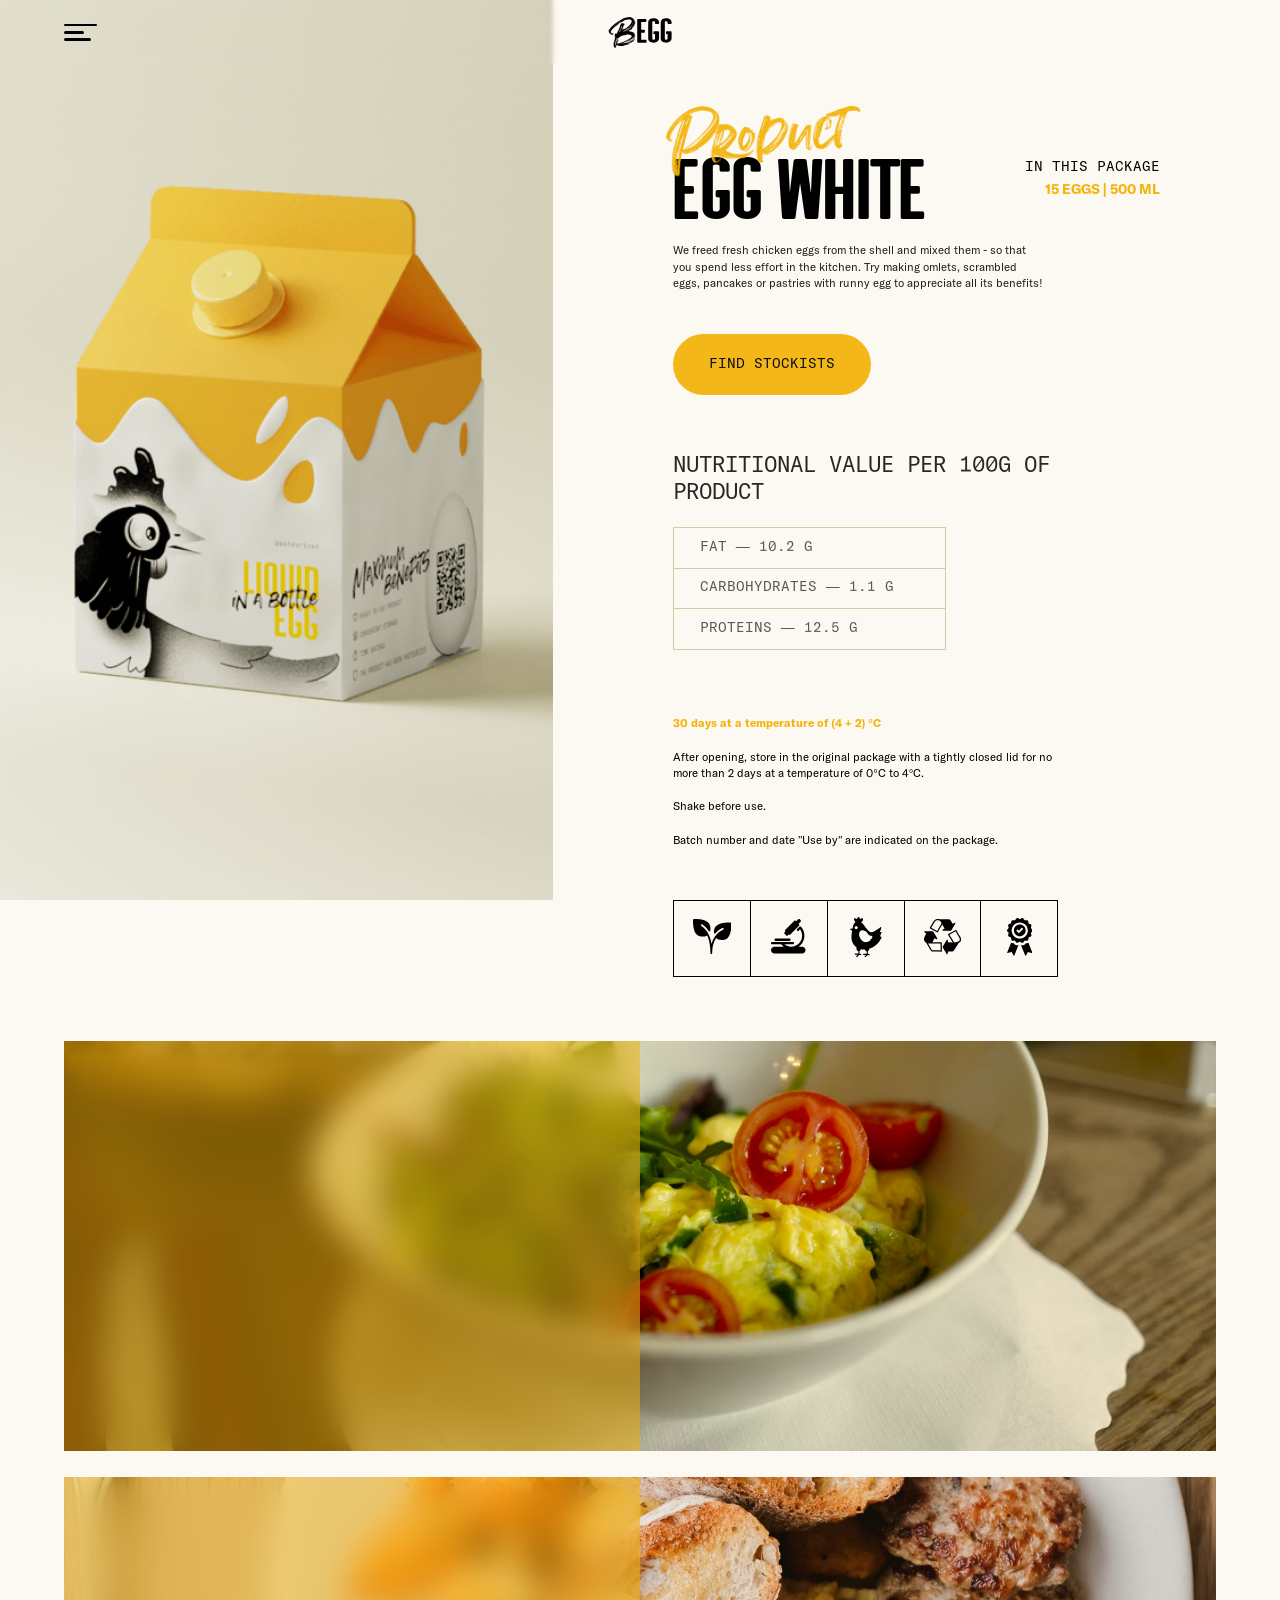
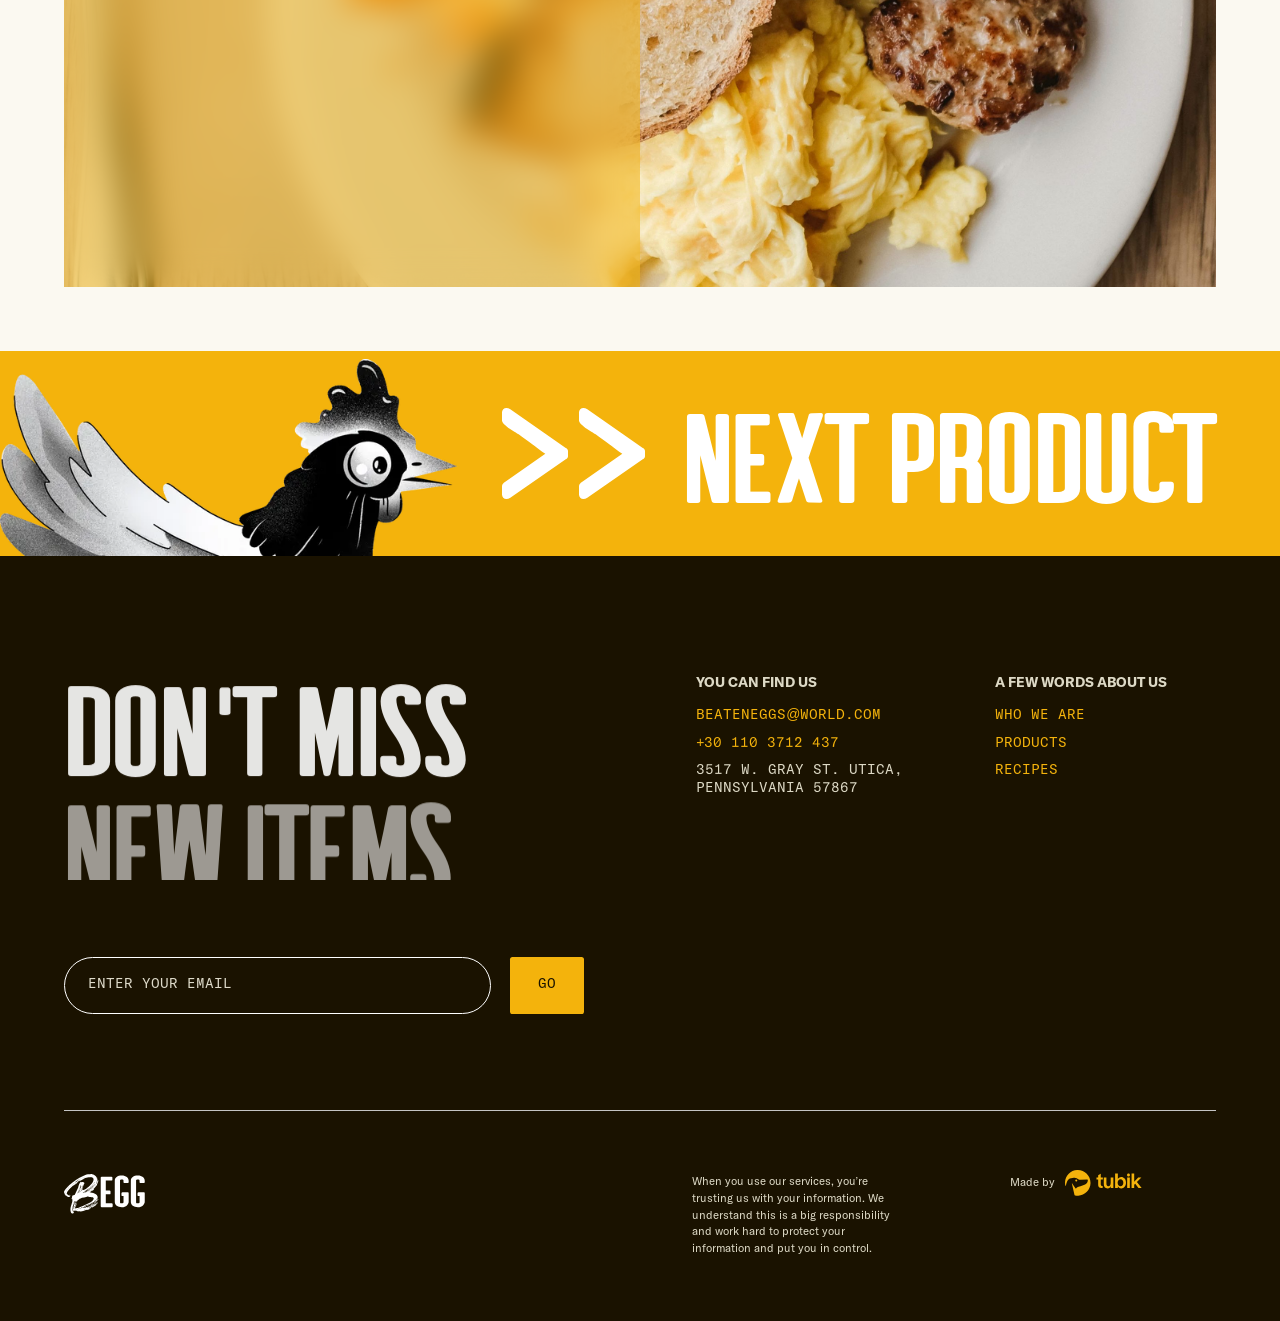
<file: product-1.html>
<!DOCTYPE html><!--  Last Published: Fri Sep 29 2023 10:23:35 GMT+0000 (Coordinated Universal Time)  -->
<html data-wf-page="64d498182b478e3c540130bf" data-wf-site="63c51f529f1b455b17d194fb">
<head>
    <meta charset="utf-8">
    <title>BEGG | Pure Protein for Your Healthy Lifestyle</title>
    <meta content="Our liquid egg whites are the perfect protein-packed addition to your healthy diet. With no fat, cholesterol, or carbs, they are an ideal choice for athletes, bodybuilders, and health-conscious individuals."
          name="description">
    <meta content="BEGG | Pure Protein for Your Healthy Lifestyle" property="og:title">
    <meta content="Our liquid egg whites are the perfect protein-packed addition to your healthy diet. With no fat, cholesterol, or carbs, they are an ideal choice for athletes, bodybuilders, and health-conscious individuals."
          property="og:description">
    <meta content="images/sharing.png"
          property="og:image">
    <meta content="BEGG | Pure Protein for Your Healthy Lifestyle" property="twitter:title">
    <meta content="Our liquid egg whites are the perfect protein-packed addition to your healthy diet. With no fat, cholesterol, or carbs, they are an ideal choice for athletes, bodybuilders, and health-conscious individuals."
          property="twitter:description">
    <meta content="images/sharing.png"
          property="twitter:image">
    <meta property="og:type" content="website">
    <meta content="summary_large_image" name="twitter:card">
    <meta content="width=device-width, initial-scale=1" name="viewport">
    <link href="css/normalize.css" rel="stylesheet" type="text/css">
    <link href="css/components.css" rel="stylesheet" type="text/css">
    <link href="css/begg.css" rel="stylesheet" type="text/css">
    <style>@media (min-width: 992px) {
        html.w-mod-js:not(.w-mod-ix) [data-w-id="a590bea1-03e3-0ffb-ec64-5470a3c4b7ac"] {
            opacity: 1;
            display: flex;
        }

        html.w-mod-js:not(.w-mod-ix) [data-w-id="ff4c35ba-fc4a-2c31-59b9-8e5bd30c3bb5"] {
            -webkit-transform: translate3d(0, 0, 0) scale3d(1.2, 1.2, 1) rotateX(0) rotateY(0) rotateZ(0) skew(0, 0);
            -moz-transform: translate3d(0, 0, 0) scale3d(1.2, 1.2, 1) rotateX(0) rotateY(0) rotateZ(0) skew(0, 0);
            -ms-transform: translate3d(0, 0, 0) scale3d(1.2, 1.2, 1) rotateX(0) rotateY(0) rotateZ(0) skew(0, 0);
            transform: translate3d(0, 0, 0) scale3d(1.2, 1.2, 1) rotateX(0) rotateY(0) rotateZ(0) skew(0, 0);
            opacity: 0;
        }

        html.w-mod-js:not(.w-mod-ix) [data-w-id="f0d7a88e-891d-8c7b-9906-4c04578a76d9"] {
            opacity: 0;
        }

        html.w-mod-js:not(.w-mod-ix) [data-w-id="5c08978f-dc16-63bd-a4d2-af5d5ce24a6f"] {
            opacity: 0;
        }

        html.w-mod-js:not(.w-mod-ix) [data-w-id="2a599084-7f7e-ec21-8fe0-fa50824f0a40"] {
            opacity: 0;
        }

        html.w-mod-js:not(.w-mod-ix) [data-w-id="d73eb7cc-4378-76ac-bc41-4deb646d7688"] {
            opacity: 0;
        }

        html.w-mod-js:not(.w-mod-ix) [data-w-id="c9635188-ce06-b937-068e-ff95e9b5938b"] {
            opacity: 0;
        }

        html.w-mod-js:not(.w-mod-ix) [data-w-id="b30a9aad-0d4d-36a3-de9b-af74cc0fc714"] {
            opacity: 0;
            -webkit-transform: translate3d(0, 100%, 0) scale3d(1, 1, 1) rotateX(0) rotateY(0) rotateZ(0) skew(0, 0);
            -moz-transform: translate3d(0, 100%, 0) scale3d(1, 1, 1) rotateX(0) rotateY(0) rotateZ(0) skew(0, 0);
            -ms-transform: translate3d(0, 100%, 0) scale3d(1, 1, 1) rotateX(0) rotateY(0) rotateZ(0) skew(0, 0);
            transform: translate3d(0, 100%, 0) scale3d(1, 1, 1) rotateX(0) rotateY(0) rotateZ(0) skew(0, 0);
        }

        html.w-mod-js:not(.w-mod-ix) [data-w-id="70f5fcf4-b6b0-e920-b45d-eb1df4f85a3f"] {
            opacity: 0;
        }
    }

    @media (max-width: 991px) and (min-width: 768px) {
        html.w-mod-js:not(.w-mod-ix) [data-w-id="a590bea1-03e3-0ffb-ec64-5470a3c4b7ac"] {
            opacity: 1;
            display: flex;
        }

        html.w-mod-js:not(.w-mod-ix) [data-w-id="ff4c35ba-fc4a-2c31-59b9-8e5bd30c3bb5"] {
            -webkit-transform: translate3d(0, 0, 0) scale3d(1.2, 1.2, 1) rotateX(0) rotateY(0) rotateZ(0) skew(0, 0);
            -moz-transform: translate3d(0, 0, 0) scale3d(1.2, 1.2, 1) rotateX(0) rotateY(0) rotateZ(0) skew(0, 0);
            -ms-transform: translate3d(0, 0, 0) scale3d(1.2, 1.2, 1) rotateX(0) rotateY(0) rotateZ(0) skew(0, 0);
            transform: translate3d(0, 0, 0) scale3d(1.2, 1.2, 1) rotateX(0) rotateY(0) rotateZ(0) skew(0, 0);
            opacity: 0;
        }

        html.w-mod-js:not(.w-mod-ix) [data-w-id="f0d7a88e-891d-8c7b-9906-4c04578a76d9"] {
            opacity: 0;
        }

        html.w-mod-js:not(.w-mod-ix) [data-w-id="5c08978f-dc16-63bd-a4d2-af5d5ce24a6f"] {
            opacity: 0;
        }

        html.w-mod-js:not(.w-mod-ix) [data-w-id="2a599084-7f7e-ec21-8fe0-fa50824f0a40"] {
            opacity: 0;
        }

        html.w-mod-js:not(.w-mod-ix) [data-w-id="d73eb7cc-4378-76ac-bc41-4deb646d7688"] {
            opacity: 0;
        }

        html.w-mod-js:not(.w-mod-ix) [data-w-id="c9635188-ce06-b937-068e-ff95e9b5938b"] {
            opacity: 0;
        }

        html.w-mod-js:not(.w-mod-ix) [data-w-id="b30a9aad-0d4d-36a3-de9b-af74cc0fc714"] {
            opacity: 0;
            -webkit-transform: translate3d(0, 100%, 0) scale3d(1, 1, 1) rotateX(0) rotateY(0) rotateZ(0) skew(0, 0);
            -moz-transform: translate3d(0, 100%, 0) scale3d(1, 1, 1) rotateX(0) rotateY(0) rotateZ(0) skew(0, 0);
            -ms-transform: translate3d(0, 100%, 0) scale3d(1, 1, 1) rotateX(0) rotateY(0) rotateZ(0) skew(0, 0);
            transform: translate3d(0, 100%, 0) scale3d(1, 1, 1) rotateX(0) rotateY(0) rotateZ(0) skew(0, 0);
        }

        html.w-mod-js:not(.w-mod-ix) [data-w-id="70f5fcf4-b6b0-e920-b45d-eb1df4f85a3f"] {
            opacity: 0;
        }
    }

    @media (max-width: 767px) and (min-width: 480px) {
        html.w-mod-js:not(.w-mod-ix) [data-w-id="a590bea1-03e3-0ffb-ec64-5470a3c4b7ac"] {
            opacity: 1;
            display: flex;
        }

        html.w-mod-js:not(.w-mod-ix) [data-w-id="ff4c35ba-fc4a-2c31-59b9-8e5bd30c3bb5"] {
            -webkit-transform: translate3d(0, 0, 0) scale3d(1.3, 1.3, 1) rotateX(0) rotateY(0) rotateZ(0) skew(0, 0);
            -moz-transform: translate3d(0, 0, 0) scale3d(1.3, 1.3, 1) rotateX(0) rotateY(0) rotateZ(0) skew(0, 0);
            -ms-transform: translate3d(0, 0, 0) scale3d(1.3, 1.3, 1) rotateX(0) rotateY(0) rotateZ(0) skew(0, 0);
            transform: translate3d(0, 0, 0) scale3d(1.3, 1.3, 1) rotateX(0) rotateY(0) rotateZ(0) skew(0, 0);
            opacity: 0;
        }

        html.w-mod-js:not(.w-mod-ix) [data-w-id="d73eb7cc-4378-76ac-bc41-4deb646d7688"] {
            opacity: 0;
        }

        html.w-mod-js:not(.w-mod-ix) [data-w-id="c9635188-ce06-b937-068e-ff95e9b5938b"] {
            opacity: 0;
        }

        html.w-mod-js:not(.w-mod-ix) [data-w-id="b30a9aad-0d4d-36a3-de9b-af74cc0fc714"] {
            opacity: 0;
            -webkit-transform: translate3d(0, 100%, 0) scale3d(1, 1, 1) rotateX(0) rotateY(0) rotateZ(0) skew(0, 0);
            -moz-transform: translate3d(0, 100%, 0) scale3d(1, 1, 1) rotateX(0) rotateY(0) rotateZ(0) skew(0, 0);
            -ms-transform: translate3d(0, 100%, 0) scale3d(1, 1, 1) rotateX(0) rotateY(0) rotateZ(0) skew(0, 0);
            transform: translate3d(0, 100%, 0) scale3d(1, 1, 1) rotateX(0) rotateY(0) rotateZ(0) skew(0, 0);
        }

        html.w-mod-js:not(.w-mod-ix) [data-w-id="70f5fcf4-b6b0-e920-b45d-eb1df4f85a3f"] {
            opacity: 0;
        }
    }

    @media (max-width: 479px) {
        html.w-mod-js:not(.w-mod-ix) [data-w-id="a590bea1-03e3-0ffb-ec64-5470a3c4b7ac"] {
            opacity: 1;
            display: flex;
        }

        html.w-mod-js:not(.w-mod-ix) [data-w-id="ff4c35ba-fc4a-2c31-59b9-8e5bd30c3bb5"] {
            -webkit-transform: translate3d(0, 0, 0) scale3d(1.3, 1.3, 1) rotateX(0) rotateY(0) rotateZ(0) skew(0, 0);
            -moz-transform: translate3d(0, 0, 0) scale3d(1.3, 1.3, 1) rotateX(0) rotateY(0) rotateZ(0) skew(0, 0);
            -ms-transform: translate3d(0, 0, 0) scale3d(1.3, 1.3, 1) rotateX(0) rotateY(0) rotateZ(0) skew(0, 0);
            transform: translate3d(0, 0, 0) scale3d(1.3, 1.3, 1) rotateX(0) rotateY(0) rotateZ(0) skew(0, 0);
            opacity: 0;
        }

        html.w-mod-js:not(.w-mod-ix) [data-w-id="d73eb7cc-4378-76ac-bc41-4deb646d7688"] {
            opacity: 0;
        }

        html.w-mod-js:not(.w-mod-ix) [data-w-id="c9635188-ce06-b937-068e-ff95e9b5938b"] {
            opacity: 0;
        }

        html.w-mod-js:not(.w-mod-ix) [data-w-id="b30a9aad-0d4d-36a3-de9b-af74cc0fc714"] {
            opacity: 0;
            -webkit-transform: translate3d(0, 100%, 0) scale3d(1, 1, 1) rotateX(0) rotateY(0) rotateZ(0) skew(0, 0);
            -moz-transform: translate3d(0, 100%, 0) scale3d(1, 1, 1) rotateX(0) rotateY(0) rotateZ(0) skew(0, 0);
            -ms-transform: translate3d(0, 100%, 0) scale3d(1, 1, 1) rotateX(0) rotateY(0) rotateZ(0) skew(0, 0);
            transform: translate3d(0, 100%, 0) scale3d(1, 1, 1) rotateX(0) rotateY(0) rotateZ(0) skew(0, 0);
        }

        html.w-mod-js:not(.w-mod-ix) [data-w-id="70f5fcf4-b6b0-e920-b45d-eb1df4f85a3f"] {
            opacity: 0;
        }
    }</style>
    <script type="text/javascript">!function (o, c) {
        var n = c.documentElement, t = " w-mod-";
        n.className += t + "js", ("ontouchstart" in o || o.DocumentTouch && c instanceof DocumentTouch) && (n.className += t + "touch")
    }(window, document);</script>
    <link href="images/favicon.png" rel="shortcut icon" type="image/x-icon">
    <link href="images/webclip.png" rel="apple-touch-icon">
    <style>
        .code_product a {
            color: #f4b30c !important;
            text-decoration: none;
        }

        .navmenu_phone a {
            color: #191200 !important;
            text-decoration: none;
        }
    </style>
    <!--  [Attributes by Finsweet] Disable scrolling  -->
    <script defer="" src="js/scrolldisable.js"></script>
</head>
<body class="body">
<div fs-scrolldisable-element="when-visible" class="modal_wrapper">
    <div id="w-node-_2aa7b466-cd41-52d4-7ff9-9c644bf3260c-60e3bfa7" class="menu_content_wrap">
        <div class="menu_container">
            <a id="w-node-de72fa95-a835-933e-d123-2ff860e3bfaa-60e3bfa7"
               data-w-id="de72fa95-a835-933e-d123-2ff860e3bfaa" href="#" class="close_btn w-inline-block">
                <div class="cross_line_1"></div>
                <div class="cross_line_2"></div>
            </a>
            <div id="w-node-_2733a877-4f9a-a62d-1fb6-985404565c5b-60e3bfa7"
                 data-w-id="2733a877-4f9a-a62d-1fb6-985404565c5b" class="div-block-92">
                <a id="w-node-de72fa95-a835-933e-d123-2ff860e3bfad-60e3bfa7"
                   data-w-id="de72fa95-a835-933e-d123-2ff860e3bfad" href="index.html"
                   class="menu_title _1 w-inline-block">
                    <div>home</div>
                </a>
                <a id="w-node-_65c65362-0790-0707-70e4-07324cddb61c-60e3bfa7"
                   data-w-id="65c65362-0790-0707-70e4-07324cddb61c" href="about.html"
                   class="menu_title _2 w-inline-block">
                    <div>ABOUT</div>
                </a>
                <a id="w-node-de72fa95-a835-933e-d123-2ff860e3bfb0-60e3bfa7"
                   data-w-id="de72fa95-a835-933e-d123-2ff860e3bfb0" href="products.html"
                   class="menu_title _3 w-inline-block">
                    <div id="w-node-de72fa95-a835-933e-d123-2ff860e3bfb1-60e3bfa7">PRODUCTS</div>
                </a>
                <a id="w-node-de72fa95-a835-933e-d123-2ff860e3bfb3-60e3bfa7"
                   data-w-id="de72fa95-a835-933e-d123-2ff860e3bfb3" href="recipes.html"
                   class="menu_title _4 w-inline-block">
                    <div id="w-node-de72fa95-a835-933e-d123-2ff860e3bfb4-60e3bfa7">RECIPES</div>
                </a>
            </div>
        </div>
        <div class="div-block-86">
            <div class="w-layout-grid grid-11">
                <div id="w-node-a38b1625-a9d9-0c88-bcef-2d1b1f304138-60e3bfa7" class="div-block-88">
                    <div id="w-node-_030f618d-6d2e-e5e8-9708-aa4ee490779e-60e3bfa7" class="div-block-87">
                        <div class="navmenu_phone">Beateneggs@world.com<br>+30 110 3712 437</div>
                    </div>
                    <div id="w-node-b09d1196-86df-20a9-f10d-0024c2964304-60e3bfa7">
                        <div id="w-node-_86100442-ff3e-6393-7c24-ecb1ba2217d8-60e3bfa7" class="body_14">3517 W. Gray St.
                            Utica,<br>Pennsylvania 57867
                        </div>
                    </div>
                </div>
            </div>
        </div>
    </div>
    <div data-preserve-aspect-ratio="xMidYMid slice" data-is-ix2-target="1" class="image_wrapper"
         data-w-id="d1deb98c-64b7-e467-ee68-be7f7b316ff5" data-animation-type="lottie"
         data-src="documents/menu_original.mp4.lottie.json" data-loop="0" data-direction="1" data-autoplay="0"
         data-renderer="svg" data-default-duration="2.0689655172413794" data-duration="0"></div>
</div>
<div data-w-id="373c4cf4-ab6c-9935-dc3e-d6d85bd40a4e" class="nav_wrapper">
    <div class="container header">
        <div class="w-layout-grid grid">
            <a id="w-node-_373c4cf4-ab6c-9935-dc3e-d6d85bd40a51-5bd40a4e"
               data-w-id="373c4cf4-ab6c-9935-dc3e-d6d85bd40a51" href="#" class="menu_btn w-inline-block">
                <div class="div-block">
                    <div class="line_1"></div>
                    <div class="line_2"></div>
                    <div class="line_3"></div>
                </div>
            </a>
            <a id="w-node-_373c4cf4-ab6c-9935-dc3e-d6d85bd40a56-5bd40a4e" href="index.html" class="w-inline-block"><img
                    src="images/logo.svg" loading="eager" id="w-node-_373c4cf4-ab6c-9935-dc3e-d6d85bd40a57-5bd40a4e"
                    alt="" class="image"></a>
        </div>
    </div>
</div>
<div class="pop_up_wrapper">
    <div class="pop_up">
        <div class="h1_wrapper">
            <div class="div-block-96">
                <h2 class="h2_black custom">Look for us here</h2><img src="images/soon.svg" loading="lazy" alt=""
                                                                      class="image-51">
            </div>
            <div class="cross_wrap">
                <a data-w-id="d583c6be-4ee5-d90a-89fc-180ad2c98a8f" href="#" class="close_pop_up_btn w-inline-block">
                    <div class="cross_line_1_pop"></div>
                    <div class="cross_line_2_pop"></div>
                </a>
            </div>
        </div>
        <div class="div-block-95"><img src="images/Frame-117.png" loading="eager" alt="" class="store_img"><img
                src="images/Frame-118.png" loading="eager" alt="" class="store_img"><img src="images/Frame-119.png"
                                                                                         loading="eager" alt=""
                                                                                         class="store_img"><img
                src="images/Frame-120.png" loading="eager" alt="" class="store_img"><img src="images/Frame-121.png"
                                                                                         loading="eager" alt=""
                                                                                         class="store_img"><img
                src="images/Frame-117-1.png" loading="eager" alt="" class="store_img"><img src="images/Frame-118-1.png"
                                                                                           loading="eager" alt=""
                                                                                           class="store_img"><img
                src="images/Frame-119-1.png" loading="eager" alt="" class="store_img"><img src="images/Frame-120-1.png"
                                                                                           loading="eager" alt=""
                                                                                           class="store_img"><img
                src="images/Frame-121-1.png" loading="eager" alt="" class="store_img"><img src="images/Frame-117-2.png"
                                                                                           loading="eager" alt=""
                                                                                           class="store_img"><img
                src="images/Frame-118-2.png" loading="eager" alt="" class="store_img"><img src="images/Frame-119-2.png"
                                                                                           loading="eager" alt=""
                                                                                           class="store_img"><img
                src="images/Frame-120-2.png" loading="eager" alt="" class="store_img"></div>
    </div>
</div>
<div class="sections_wrapper sticky_bg">
    <div class="hero_section horizontal auto product_page">
        <div class="column_40">
            <div class="image_container product_1"><img src="images/product_1_new.png" loading="eager"
                                                        data-w-id="ff4c35ba-fc4a-2c31-59b9-8e5bd30c3bb5"
                                                        sizes="(max-width: 991px) 100vw, 43vw" alt=""
                                                        srcset="images/product_1_new-p-500.png 500w, images/product_1_new-p-800.png 800w, images/product_1_new-p-1080.png 1080w, images/product_1_new-p-1600.png 1600w, images/product_1_new.png 1920w"
                                                        class="product_image"></div>
        </div>
        <div class="column_60">
            <div class="description_wrapper">
                <div class="w-layout-grid grid-9">
                    <div id="w-node-c9635188-ce06-b937-068e-ff95e9b5938b-540130bf"
                         data-w-id="c9635188-ce06-b937-068e-ff95e9b5938b" class="div-block-20 right">
                        <div id="w-node-c9635188-ce06-b937-068e-ff95e9b5938c-540130bf" class="subheader_2">IN THIS
                            PACKAGE
                        </div>
                        <div id="w-node-c9635188-ce06-b937-068e-ff95e9b5938e-540130bf" class="body_22 accent bold">15
                            EGGS | 500 ML
                        </div>
                    </div>
                    <div id="w-node-dffc345d-9d1f-e436-54dd-c16818e8c171-540130bf" class="div-block-35">
                        <div class="h1_mask">
                            <h2 data-w-id="b30a9aad-0d4d-36a3-de9b-af74cc0fc714" class="h2_black">EGG WHITE</h2>
                        </div>
                        <div data-w-id="70f5fcf4-b6b0-e920-b45d-eb1df4f85a3f" data-is-ix2-target="1" class="image-38"
                             data-animation-type="lottie" data-src="documents/Product.json" data-loop="0"
                             data-direction="1" data-autoplay="0" data-renderer="svg" data-default-duration="1.3"
                             data-duration="0" data-ix2-initial-state="0"></div>
                    </div>
                    <div id="w-node-d73eb7cc-4378-76ac-bc41-4deb646d7688-540130bf"
                         data-w-id="d73eb7cc-4378-76ac-bc41-4deb646d7688" class="div-block-36">
                        <div>We freed fresh chicken eggs from the shell and mixed them - so that you spend less effort
                            in the kitchen. Try making omlets, scrambled eggs, pancakes or pastries with runny egg to
                            appreciate all its benefits!
                        </div>
                    </div>
                    <div id="w-node-_2a599084-7f7e-ec21-8fe0-fa50824f0a40-540130bf"
                         data-w-id="2a599084-7f7e-ec21-8fe0-fa50824f0a40" class="div-block-37">
                        <a data-w-id="21608e2b-6d9c-00b8-4074-d3eba971bc18" href="#" class="cta_orange w-inline-block">
                            <div>FIND STOCKISTS<br></div>
                        </a>
                    </div>
                    <div id="w-node-de9b2cdb-ed7e-5c89-e5bd-41f5f2bbd2d9-540130bf" class="div-block-38">
                        <div data-w-id="5c08978f-dc16-63bd-a4d2-af5d5ce24a6f" class="subheader_1">Nutritional value per
                            100g of product
                        </div>
                        <div data-w-id="f0d7a88e-891d-8c7b-9906-4c04578a76d9" class="div-block-18">
                            <div id="w-node-f0d7a88e-891d-8c7b-9906-4c04578a76da-540130bf" class="div-block-19">
                                <div>FAT — 10.2 G</div>
                            </div>
                            <div id="w-node-f0d7a88e-891d-8c7b-9906-4c04578a76dd-540130bf" class="div-block-19 _2nd">
                                <div>CARBOHYDRATES — 1.1 G</div>
                            </div>
                            <div id="w-node-f0d7a88e-891d-8c7b-9906-4c04578a76e0-540130bf" class="div-block-19 _3d">
                                <div>PROTEINS — 12.5 G</div>
                            </div>
                        </div>
                    </div>
                    <div id="w-node-_4f2d76a1-7f27-fdd0-deb8-b73653ab3051-540130bf" class="div-block-39">
                        <div><span class="accent_text">30 days at a temperature of (4 + 2) °C</span><br><br>After
                            opening, store in the original package with a tightly closed lid for no more than 2 days at
                            a temperature of 0°C to 4°C.<br><br>Shake before use.<br><br>Batch number and date &quot;Use
                            by&quot; are indicated on the package.
                        </div>
                    </div>
                </div>
                <div class="w-layout-grid grid-6">
                    <div id="w-node-_613db6c1-69cb-1046-2a5d-92f8f23bb84a-f23bb849" class="div-block-22">
                        <div id="w-node-_613db6c1-69cb-1046-2a5d-92f8f23bb84b-f23bb849"
                             data-w-id="613db6c1-69cb-1046-2a5d-92f8f23bb84b" class="div-block-21">
                            <div class="image-21 w-embed">
                                <svg width="60" height="auto" viewbox="0 0 60 55" fill="none"
                                     xmlns="http://www.w3.org/2000/svg">
                                    <path d="M58.6404 5.4395C51.3791 5.4395 41.1207 6.05275 35.8785 11.341C33.6088 13.6318 32.4754 17.3663 32.7696 21.593C32.8078 22.1513 33.1756 22.627 33.7042 22.803C34.23 22.9762 34.8077 22.814 35.1673 22.3877C38.0827 18.9255 41.7065 16.1508 45.9461 14.1405C46.3058 13.9673 46.7308 13.9535 47.1177 14.091C47.4583 14.2148 47.7253 14.4485 47.8643 14.7483C48.1531 15.3643 48.0605 16.1755 47.1014 16.632C47.0469 16.6595 46.9979 16.6952 46.9434 16.72C46.9243 16.7283 46.9025 16.7255 46.8861 16.7337C36.4398 21.6893 31.3037 30.3352 28.9714 39.226C27.2712 28.094 23.6801 21.5408 20.2879 17.5175C17.833 14.3055 15.4189 12.6032 14.0239 11.6407C13.765 11.462 12.9831 10.923 12.6588 10.5958C12.1275 10.0595 12.1275 9.18775 12.6588 8.6515C13.1901 8.118 14.0566 8.118 14.6478 8.712C14.7922 8.84125 15.0238 9.00625 15.3181 9.20425L15.5606 9.36925C17.5333 10.7333 21.2061 13.266 24.4648 18.7192C24.7564 19.206 25.3204 19.4673 25.868 19.3628C26.4239 19.2638 26.8598 18.832 26.9688 18.2738C27.6799 14.608 27.3611 9.1685 24.1215 5.89875C18.8792 0.61325 8.62086 0 1.36234 0C0.610326 0 0 0.616 0 1.375C0 8.70375 0.607602 19.0575 5.84714 24.3485C8.03233 26.554 11.4028 27.544 14.7514 27.544C17.4842 27.544 20.1626 26.8538 22.2142 25.6575C25.0125 31.5095 27.2467 40.2518 27.2467 53.625C27.2467 54.384 27.857 55 28.609 55C29.3611 55 29.9714 54.384 29.9714 53.625C29.9714 46.1642 31.2384 37.2103 35.9493 29.8403C37.8375 31.702 41.088 32.8817 44.6901 32.9917C44.8699 32.9972 45.047 33 45.2241 33C48.8833 33 52.1175 31.8423 54.1528 29.7853C59.3951 24.4943 60 14.1405 60 6.81175C60.0027 6.05275 59.3951 5.4395 58.6404 5.4395Z"
                                          fill="currentColor"></path>
                                </svg>
                            </div>
                            <div class="caption_text">Plant fodder</div>
                        </div>
                        <div data-w-id="613db6c1-69cb-1046-2a5d-92f8f23bb84f" class="div-block-21 _2">
                            <div class="image-22 w-embed">
                                <svg width="55" height="auto" viewbox="0 0 55 55" fill="none"
                                     xmlns="http://www.w3.org/2000/svg">
                                    <path fill-rule="evenodd" clip-rule="evenodd"
                                          d="M25.0102 26.1438C24.5491 26.1438 24.0881 25.9672 23.7368 25.616L21.1919 23.0692C20.4876 22.365 20.4876 21.2267 21.1919 20.5225L22.4652 19.2491C22.1266 18.9122 21.9375 18.4548 21.9375 17.9757C21.9375 17.4966 22.1266 17.0409 22.4652 16.7023L36.1322 3.03354C36.8076 2.35812 38.0035 2.35812 38.679 3.03354L39.3166 3.67114L42.4811 0.506566C43.1566 -0.168855 44.3525 -0.168855 45.0279 0.506566L46.3013 1.77996C47.0056 2.4842 47.0056 3.62251 46.3013 4.32675L43.1367 7.49312L43.7707 8.12892C44.475 8.83316 44.475 9.97147 43.7707 10.6757L30.1038 24.3426C29.7526 24.6939 29.2915 24.8704 28.8304 24.8704C28.3693 24.8704 27.9082 24.6939 27.557 24.3426L26.2836 25.616C25.9324 25.9672 25.4713 26.1438 25.0102 26.1438ZM48.6303 43.2042H43.1729C48.6375 39.4705 52.2326 33.1954 52.2326 26.0936C52.2326 20.991 50.3594 16.0865 46.9607 12.2862C46.953 12.2775 46.9438 12.2719 46.9346 12.2664C46.9267 12.2616 46.9188 12.2569 46.9121 12.2501C46.9081 12.2454 46.9052 12.2403 46.9023 12.2352C46.8985 12.2286 46.8947 12.222 46.8886 12.2159C46.8529 12.1801 46.8103 12.1561 46.7675 12.1318C46.737 12.1145 46.7064 12.0972 46.6779 12.0754C46.6612 12.063 46.6447 12.0504 46.6282 12.0377L46.6125 12.0256C46.5219 11.956 46.4316 11.8867 46.3285 11.8431C46.2658 11.8161 46.2007 11.8033 46.1353 11.7904C46.1048 11.7845 46.0743 11.7785 46.0439 11.771C46.0213 11.7653 45.9988 11.7593 45.9763 11.7534C45.8718 11.7257 45.7685 11.6984 45.6603 11.6954C45.5922 11.6942 45.5258 11.7069 45.4588 11.7197C45.4265 11.7259 45.3941 11.7321 45.3613 11.7368C45.3376 11.7402 45.3139 11.7432 45.2903 11.7462C45.1868 11.7595 45.0849 11.7725 44.9867 11.8107C44.9122 11.8384 44.8456 11.883 44.779 11.9277C44.7506 11.9467 44.7222 11.9658 44.6931 11.9836C44.6607 12.0032 44.6272 12.02 44.5939 12.0367C44.5326 12.0674 44.4718 12.0978 44.4193 12.1457C44.413 12.152 44.4085 12.1592 44.404 12.1664C44.3995 12.1736 44.395 12.1808 44.3887 12.1871C44.3824 12.1934 44.3747 12.1975 44.3671 12.2015C44.3594 12.2056 44.3518 12.2096 44.3455 12.2159L40.8999 15.6597C40.1957 16.3639 40.1957 17.5022 40.8999 18.2065C41.2511 18.5577 41.7122 18.7342 42.1733 18.7342C42.6344 18.7342 43.0955 18.5577 43.4467 18.2065L45.4622 16.191C47.5118 19.0728 48.6321 22.5201 48.6321 26.0918C48.6321 35.5261 40.9557 43.2024 31.5215 43.2024C27.6581 43.2024 24.0018 41.9146 21.0317 39.6002H34.2213C35.2156 39.6002 36.0225 38.7951 36.0225 37.7991C36.0225 36.8031 35.2156 35.998 34.2213 35.998H1.80112C0.806903 35.998 0 36.8031 0 37.7991C0 38.7951 0.806903 39.6002 1.80112 39.6002H15.8589C17.0548 40.9889 18.4039 42.1956 19.8808 43.2024H5.40337C2.42431 43.2024 0 45.6268 0 48.6058C0 51.5849 2.42431 54.0092 5.40337 54.0092H48.6303C51.6094 54.0092 54.0337 51.5849 54.0337 48.6058C54.0337 45.6268 51.6094 43.2042 48.6303 43.2042ZM28.8169 34.1999H7.20347C6.20925 34.1999 5.40234 33.3948 5.40234 32.3988C5.40234 31.4028 6.20925 30.5977 7.20347 30.5977H28.8169C29.8112 30.5977 30.6181 31.4028 30.6181 32.3988C30.6181 33.3948 29.8112 34.1999 28.8169 34.1999Z"
                                          fill="currentColor"></path>
                                </svg>
                            </div>
                            <div class="caption_text">Certified<br>laboratory</div>
                        </div>
                        <div data-w-id="613db6c1-69cb-1046-2a5d-92f8f23bb855" class="div-block-21 _3">
                            <div id="w-node-_613db6c1-69cb-1046-2a5d-92f8f23bb856-f23bb849" class="image-23 w-embed">
                                <svg width="50" height="auto" viewbox="0 0 50 63" fill="none"
                                     xmlns="http://www.w3.org/2000/svg">
                                    <path fill-rule="evenodd" clip-rule="evenodd"
                                          d="M4.11069 17.8741C4.88968 12.7404 6.11092 9.33549 8.75694 7.92041C8.52721 7.7542 8.31394 7.57246 8.12088 7.37519C6.38256 5.60129 5.7248 3.37149 6.6512 2.39368C7.50278 1.49508 9.3975 1.96806 11.0483 3.42974C11.3147 1.45702 12.2508 0 13.3635 0C14.477 0 15.4132 1.45702 15.6796 3.42974C17.3303 1.96806 19.225 1.4943 20.0766 2.39368C21.003 3.37072 20.3445 5.60129 18.6069 7.37441C18.2141 7.77595 17.7404 8.11224 17.2121 8.38408C19.1203 9.43568 20.5136 11.0806 21.9481 12.9415C24.4168 16.1445 29.1693 23.8956 33.7984 23.7674C37.1851 23.6737 44.0738 18.6424 47.5274 15.9485C48.2555 15.3806 49.2656 15.9911 49.0283 16.8834C48.6135 18.4429 47.9521 20.443 46.9793 22.1189C46.6516 22.6834 46.309 23.8421 46.891 23.5465C47.4962 23.2391 49.4378 23.2845 49.2585 23.9392C48.8192 25.5443 48.1475 27.5643 47.1893 29.3978C46.8306 30.0842 47.7912 31.2755 48.4959 30.9543C49.055 30.6995 49.635 31.2431 49.3987 31.8103C45.3629 41.4976 37.9003 47.4444 30.08 49.7965C29.9603 51.5984 29.0803 53.1067 27.8725 53.7427V57.508L30.0942 58.1487C30.5754 58.2878 30.8597 58.8097 30.7258 59.3099C30.5919 59.8093 30.089 60.1036 29.6078 59.9646L27.9361 59.4831L24.3113 62.7427C23.3797 63.58 22.0978 62.1773 23.0287 61.3401L25.3889 59.2182L21.4685 59.4271C20.2375 59.4932 20.0579 57.5686 21.2881 57.5026L26.111 57.2455C26.1432 57.2439 26.1753 57.2439 26.206 57.2447V54.0379C24.8501 53.839 23.7276 52.6042 23.2884 50.9359C21.0726 51.0182 18.901 50.8101 16.8424 50.3184C16.5364 51.7102 15.7619 52.8325 14.7629 53.3583V57.1236L16.9846 57.7643C17.4658 57.9033 17.7501 58.426 17.6162 58.9254C17.4822 59.4248 16.9794 59.7199 16.4982 59.5809L14.8272 59.0986L11.2017 62.3583C10.2708 63.1955 8.98817 61.7929 9.91907 60.9556L12.2792 58.8338L8.35884 59.0427C7.12787 59.1087 6.94903 57.1841 8.17925 57.1181L13.0014 56.8618C13.0343 56.8595 13.0657 56.8595 13.0964 56.861V53.6534C11.3438 53.3963 9.97968 51.4065 9.97968 48.9903C9.97968 48.4366 10.0515 47.9061 10.1825 47.4129C6.48732 44.8865 3.73354 41.0179 2.66047 35.8422C1.61134 30.7815 3.40055 21.6215 3.40055 21.6215L0.675992 20.0538C-0.164472 19.5702 0.10617 18.2935 1.07056 18.1925L4.11069 17.8741ZM9.6407 14.0623C10.9824 14.0623 12.0705 15.1915 12.0705 16.5841C12.0705 17.9774 10.9824 19.1067 9.6407 19.1067C8.29823 19.1067 7.21019 17.9774 7.21019 16.5841C7.21019 15.1915 8.29823 14.0623 9.6407 14.0623ZM27.2798 25.5429C28.4363 28.8689 31.7612 29.6598 34.2852 29.7509C34.9602 29.7753 35.3411 30.8721 34.7666 31.2274C34.6644 31.2906 34.5624 31.3533 34.4613 31.415C34.0423 31.6707 34.1756 32.3492 34.6625 32.4118C35.127 32.4714 35.258 33.0658 34.8547 33.304C34.0786 33.7623 33.0381 34.3411 32.1249 34.7285C31.7434 34.8903 31.6743 35.4927 32.0353 35.6964C32.3047 35.8484 32.3298 36.2322 32.0905 36.4282C18.6372 47.45 8.84574 24.7805 17.4935 21.1314C20.5316 19.8492 26.1656 22.3384 27.2798 25.5429Z"
                                          fill="currentColor"></path>
                                </svg>
                            </div>
                            <div class="caption_text">Without<br>antibiotics</div>
                        </div>
                        <div data-w-id="613db6c1-69cb-1046-2a5d-92f8f23bb85b" class="div-block-21 _4">
                            <div id="w-node-_613db6c1-69cb-1046-2a5d-92f8f23bb85c-f23bb849" class="image-24 w-embed">
                                <svg width="58" height="auto" viewbox="0 0 58 55" fill="none"
                                     xmlns="http://www.w3.org/2000/svg">
                                    <path d="M9.48386 14.7532L20.4204 20.8775C20.5676 20.96 20.7267 21 20.8858 21C21.2158 21 21.534 20.8304 21.7121 20.5265C22.8186 18.6091 24.1578 16.2042 25.5017 13.7968C26.544 11.9265 27.5912 10.0515 28.5267 8.40268L32.1358 14.8097L29.3601 16.4538C28.9944 16.6729 28.8187 17.1063 28.9327 17.5138C29.0491 17.9213 29.4218 18.204 29.8492 18.204H42.0632C42.4028 18.204 42.7162 18.025 42.8872 17.7329C44.8864 14.2962 46.8857 10.8548 48.8731 7.41807C49.0844 7.05532 49.0274 6.59835 48.7353 6.29684C48.4433 5.99534 47.9921 5.92232 47.6122 6.11076L44.6893 7.61829L41.4839 2.12286C40.6101 0.591775 38.9884 0.497554 38.4066 0.464577C35.0872 0.443377 31.763 0.429244 28.4388 0.417466L24.3976 0.403333C22.1324 -0.303323 17.3764 -0.522387 14.9901 3.56915L9.13244 13.4553C9.00185 13.6743 8.96624 13.9334 9.03272 14.1784C9.0992 14.421 9.26066 14.6283 9.48386 14.7532ZM16.6285 4.51843C18.661 1.03461 22.783 1.91558 23.7137 2.16762C23.7565 2.19117 23.8016 2.21237 23.8515 2.22886C24.8155 2.57512 25.4898 3.09334 25.9481 3.81884L27.4439 6.47351C26.3707 8.34615 25.1051 10.6145 23.8396 12.8805C22.6856 14.9534 21.5317 17.0192 20.532 18.7764L11.2575 13.5848L16.6285 4.51843Z"
                                          fill="currentColor"></path>
                                    <path d="M49.1656 17.1298C45.613 19.1352 42.0579 21.1288 38.5126 23.1202L37.9435 23.4372C37.4779 23.6978 37.3202 24.2708 37.5912 24.717C38.8428 26.7787 40.4171 29.3501 41.9717 31.8862L44.8591 36.6062L37.3572 36.5099L37.3153 33.3139C37.3103 32.8889 37.0098 32.5225 36.5786 32.4145C36.1352 32.3042 35.6966 32.4873 35.4749 32.8536L29.1309 43.3198C28.956 43.611 28.956 43.9703 29.1333 44.2591L35.3788 54.5303C35.5562 54.8262 35.8839 55 36.2312 55C36.3076 55 36.3865 54.9906 36.4678 54.9718C36.894 54.8732 37.1995 54.5163 37.2167 54.0983L37.3695 50.8436C39.5769 50.8365 41.7967 50.8342 44.0042 50.8342C45.9037 50.8577 46.7685 49.5027 47.1011 49.0214L54.4182 37.0735C55.618 36.5146 56.6577 35.742 57.3057 34.6759C58.4636 32.7668 58.1729 30.3269 56.436 27.4221C54.4626 24.1088 52.4916 20.793 50.5281 17.4773C50.3975 17.2566 50.1782 17.0969 49.9244 17.0335C49.6633 16.9654 49.3923 17.003 49.1656 17.1298ZM54.7237 28.3497C56.0861 30.6346 56.3818 32.4451 55.5983 33.7342C54.8297 34.9976 53.1371 35.7115 51.3879 36.1154C50.0821 36.3408 48.3329 36.5287 47.1405 36.6038L43.6765 30.9398C42.319 28.7278 40.9468 26.4875 39.7864 24.5831C42.9547 22.8055 46.1304 21.0232 49.3036 19.2338C51.107 22.2724 52.9129 25.3134 54.7237 28.3497Z"
                                          fill="currentColor"></path>
                                    <path d="M0.315216 33.6297C0.80794 35.0702 1.85164 36.2008 3.41233 36.99L10.6163 49.2957C11.0022 50.0292 11.8493 50.9032 13.6746 50.9032C15.9537 50.9274 18.745 50.9443 21.4562 50.9613L27.0218 51C27.0242 51 27.0266 51 27.0291 51C27.2864 51 27.5339 50.8983 27.716 50.7167C27.9004 50.5328 28.0024 50.281 28 50.0219L27.8689 37.2297C27.864 36.6971 27.4296 36.271 26.898 36.271H26.8956L12.9707 36.2928L16.4877 30.0056L19.347 31.6058C19.7256 31.8189 20.2038 31.7559 20.512 31.4436C20.8203 31.1338 20.881 30.6568 20.6649 30.2792L14.4197 19.4842C14.245 19.184 13.9246 19 13.5775 19L1.30309 19.0194C0.871047 19.0194 0.492403 19.305 0.371042 19.719C0.252109 20.133 0.422013 20.576 0.786095 20.806L3.62836 22.6096L1.63562 26.0595C0.0676409 29.0687 -0.374111 31.6155 0.315216 33.6297ZM25.9393 38.2077L26.0485 49.056L21.4683 49.0245C18.7596 49.0076 15.9707 48.9906 13.6843 48.9664C12.6382 48.9664 12.4197 48.5524 12.3178 48.3588L6.13809 37.8034C8.26675 38.1375 10.8542 38.2223 11.2644 38.232C11.2838 38.232 11.3008 38.2344 11.3347 38.232L25.9393 38.2077Z"
                                          fill="currentColor"></path>
                                </svg>
                            </div>
                            <div class="caption_text">Biological<br>packaging</div>
                        </div>
                        <div data-w-id="613db6c1-69cb-1046-2a5d-92f8f23bb861" class="div-block-21 _5">
                            <div id="w-node-_613db6c1-69cb-1046-2a5d-92f8f23bb862-f23bb849" class="image-25 w-embed">
                                <svg width="40" height="auto" viewbox="0 0 40 59" fill="none"
                                     xmlns="http://www.w3.org/2000/svg">
                                    <path d="M19.9686 10.3414C14.8863 10.3414 10.8078 14.4537 10.8078 19.4383C10.8078 24.4853 14.949 28.5353 19.9686 28.5353C25.051 28.5353 29.1294 24.423 29.1294 19.4383C29.1294 14.4537 25.051 10.3414 19.9686 10.3414ZM20.6588 21.806L18.5882 23.8622L16.5176 21.806L14.5098 19.8122L16.5804 17.756L18.5882 19.7499L23.3569 15.0145L25.4275 17.0706L20.6588 21.806ZM38.2902 16.8837C37.4745 16.136 37.1608 14.9522 37.6 13.9553L37.9765 13.0206C38.6039 11.5876 37.7882 9.96757 36.2824 9.53141L35.2784 9.28218C34.2118 8.97064 33.4588 8.03603 33.3961 6.91449V5.85526C33.3333 4.29756 31.8902 3.17602 30.3843 3.42525L29.3804 3.61218C28.251 3.7991 27.1843 3.30064 26.6824 2.30371L26.1804 1.43141C25.4275 0.0606357 23.6706 -0.313211 22.4157 0.559098L21.6 1.11987C20.7216 1.74294 19.4667 1.74294 18.5882 1.11987L17.7725 0.49679C16.5176 -0.437826 14.698 -0.00167197 13.9451 1.3691L13.4431 2.24141C12.8784 3.23833 11.8118 3.73679 10.6824 3.54987L9.67843 3.36295C8.1098 3.11371 6.72941 4.23525 6.60392 5.79295L6.54118 6.78987C6.47843 7.91141 5.72549 8.84603 4.65882 9.15757L3.6549 9.4691C2.14902 9.90526 1.33333 11.5253 1.96078 12.9583L2.33725 13.893C2.77647 14.8899 2.46274 16.0737 1.64706 16.8214L0.894118 17.5068C-0.298039 18.5037 -0.298039 20.373 0.894118 21.3699L1.64706 22.0553C2.46274 22.803 2.77647 23.9868 2.33725 24.9837L1.96078 25.9183C1.33333 27.3514 2.14902 28.9714 3.6549 29.4076L4.65882 29.6568C5.72549 29.9684 6.47843 30.903 6.54118 32.0245L6.60392 33.0214C6.66667 34.5791 8.1098 35.7007 9.61569 35.4514L10.6196 35.2645C11.749 35.0776 12.8157 35.576 13.3176 36.573L13.8196 37.4453C14.5725 38.8161 16.3294 39.1899 17.5843 38.3176L18.4 37.7568C19.2784 37.1337 20.5333 37.1337 21.4118 37.7568L22.2275 38.3799C23.4824 39.3145 25.302 38.8784 26.0549 37.5076L26.5569 36.6353C27.1216 35.6384 28.1882 35.1399 29.3176 35.3268L30.3216 35.5137C31.8902 35.763 33.2706 34.6414 33.3961 33.0837L33.4588 32.0868C33.5216 30.9653 34.2745 30.0307 35.3412 29.7191L36.3451 29.4699C37.851 29.0337 38.6667 27.4137 38.0392 25.9807L37.6627 25.046C37.2235 24.0491 37.5373 22.8653 38.3529 22.1176L39.1059 21.4322C40.298 20.4353 40.298 18.566 39.1059 17.5691L38.2902 16.8837ZM19.9686 32.0868C12.9412 32.0868 7.29412 26.4168 7.29412 19.5007C7.29412 12.5222 13.0039 6.91449 19.9686 6.91449C26.9961 6.91449 32.6431 12.5845 32.6431 19.5007C32.6431 26.4168 26.9961 32.0868 19.9686 32.0868ZM0.266667 54.0191L6.41569 38.7537C7.23137 39.1276 8.17255 39.3768 9.11373 39.3768C9.4902 39.3768 9.86667 39.3145 10.2431 39.2522H10.3686L10.4314 39.3768C11.498 41.3707 13.6941 42.6168 16.0784 42.6168C16.7059 42.6168 17.3961 42.4922 17.9608 42.3053L11.498 58.443C11.3098 58.9414 10.6196 59.0038 10.3686 58.5053L7.29412 53.1468C7.16863 52.9599 6.98039 52.8976 6.79216 52.9599L1.01961 54.7668C0.517646 54.9538 0.0784314 54.4553 0.266667 54.0191ZM28.4392 58.6299L21.9137 42.4299C22.5412 42.6168 23.1686 42.7414 23.7961 42.7414C26.1804 42.7414 28.3137 41.4953 29.4431 39.4391L29.5059 39.3145H29.6314C30.0078 39.3768 30.3843 39.4391 30.7608 39.4391C31.7647 39.4391 32.6431 39.1899 33.5216 38.8161L39.6706 54.2061C39.8588 54.7045 39.4196 55.203 38.9176 55.0161L33.1451 53.2091C32.9569 53.1468 32.7686 53.2091 32.6431 53.3961L29.5686 58.7545C29.3176 59.1284 28.6275 59.0661 28.4392 58.6299Z"
                                          fill="currentColor"></path>
                                </svg>
                            </div>
                            <div class="caption_text">Certified</div>
                        </div>
                    </div>
                </div>
            </div>
        </div>
    </div>
    <section class="section margins_100">
        <div class="collection-list-wrapper w-dyn-list">
            <div role="list" class="collection-list w-dyn-items">
                <div data-w-id="7da440d6-1b10-f400-6800-0c5c71afeb13" role="listitem"
                     class="collection-item w-dyn-item">
                    <div class="recipe_wrap">
                        <div class="hover_panel">
                            <div class="div-block-53">
                                <div class="div-block-52">
                                    <div style="display: flex;" class="image-44 w-embed w-script">
                                        <script src="js/lottie-player.js"></script>

                                        <lottie-player autoplay="" mode="normal"
                                                       src="documents/Breakfast-1.json"
                                                       background="transparent">
                                        </lottie-player>
                                    </div>
                                    <div class="div-block-80">
                                        <div class="h1_mask">
                                            <div style="transform: translate3d(0px, 0%, 0px) scale3d(1, 1, 1) rotateX(0deg) rotateY(0deg) rotateZ(0deg) skew(0deg, 0deg); transform-style: preserve-3d; opacity: 1;"
                                                 class="recipe _1 w-richtext"><h3>CLASSIC<br></h3></div>
                                        </div>
                                        <div class="h1_mask">
                                            <div style="opacity: 1; transform: translate3d(0px, 0%, 0px) scale3d(1, 1, 1) rotateX(0deg) rotateY(0deg) rotateZ(0deg) skew(0deg, 0deg); transform-style: preserve-3d;"
                                                 class="recipe _2 w-richtext"><h3>DENVER OMELETTE</h3></div>
                                        </div>
                                    </div>
                                </div>
                                <a id="w-node-_7da440d6-1b10-f400-6800-0c5c71afeb1f-540130bf"
                                   style="opacity: 1; transform: translate3d(0px, 0%, 0px) scale3d(1, 1, 1) rotateX(0deg) rotateY(0deg) rotateZ(0deg) skew(0deg, 0deg); transform-style: preserve-3d;"
                                   href="recipes/classic-denver-omelette.html" class="cta_black auto w-button">Try the
                                    recipe</a></div>
                        </div>
                        <img loading="eager" alt=""
                             src="images/64a2d37ccfbfd116a5b2ddda_CLASSIC DENVER OMELETTE-compressed.jpg"
                             sizes="(max-width: 991px) 90vw, 99vw"
                             class="recipe_img"
                             style="will-change: transform; transform: translate3d(0px, 7.3232%, 0px) scale3d(1, 1, 1) rotateX(0deg) rotateY(0deg) rotateZ(0deg) skew(0deg, 0deg); transform-style: preserve-3d;">
                    </div>
                </div>
                <div data-w-id="7da440d6-1b10-f400-6800-0c5c71afeb13" role="listitem"
                     class="collection-item w-dyn-item">
                    <div class="recipe_wrap">
                        <div class="hover_panel">
                            <div class="div-block-53">
                                <div class="div-block-52">
                                    <div style="display: flex;" class="image-44 w-embed w-script">
                                        <script src="js/lottie-player.js"></script>

                                        <lottie-player autoplay="" mode="normal"
                                                       src="documents/Breakfast-1.json"
                                                       background="transparent">
                                        </lottie-player>
                                    </div>
                                    <div class="div-block-80">
                                        <div class="h1_mask">
                                            <div style="transform: translate3d(0px, 0%, 0px) scale3d(1, 1, 1) rotateX(0deg) rotateY(0deg) rotateZ(0deg) skew(0deg, 0deg); transform-style: preserve-3d; opacity: 1;"
                                                 class="recipe _1 w-richtext"><h3>Fluffy</h3></div>
                                        </div>
                                        <div class="h1_mask">
                                            <div style="opacity: 1; transform: translate3d(0px, 0%, 0px) scale3d(1, 1, 1) rotateX(0deg) rotateY(0deg) rotateZ(0deg) skew(0deg, 0deg); transform-style: preserve-3d;"
                                                 class="recipe _2 w-richtext"><h3>Scrambled Eggs</h3></div>
                                        </div>
                                    </div>
                                </div>
                                <a id="w-node-_7da440d6-1b10-f400-6800-0c5c71afeb1f-540130bf"
                                   style="opacity: 1; transform: translate3d(0px, 0%, 0px) scale3d(1, 1, 1) rotateX(0deg) rotateY(0deg) rotateZ(0deg) skew(0deg, 0deg); transform-style: preserve-3d;"
                                   href="recipes/fluffy-scrambled-eggs.html" class="cta_black auto w-button">Try the
                                    recipe</a></div>
                        </div>
                        <img loading="eager" alt=""
                             src="images/64a2d3860bef9683d661a333_Fluffy  Scrambled Eggs-compressed (1).jpg"
                             sizes="(max-width: 991px) 90vw, 99vw"
                             class="recipe_img"
                             style="will-change: transform; transform: translate3d(0px, -4.9084%, 0px) scale3d(1, 1, 1) rotateX(0deg) rotateY(0deg) rotateZ(0deg) skew(0deg, 0deg); transform-style: preserve-3d;">
                    </div>
                </div>
            </div>
        </div>
    </section>
    <div class="section_sticky_spacer">
        <section data-w-id="cc5df98c-6209-38b6-53c3-6e72cc074dc7" class="section orange overflow_hidden">
            <div class="container _90_vw z-2">
                <div class="div-block-84">
                    <a data-w-id="cc5df98c-6209-38b6-53c3-6e72cc074dca" href="product-2.html"
                       class="link-block w-inline-block">
                        <div class="div-block-85"><img src="images/arrows.svg" loading="lazy" alt=""
                                                       class="image-48 _1"><img src="images/arrows.svg" loading="lazy"
                                                                                alt="" class="image-48 _2"></div>
                        <div class="text-wrap">
                            <h1 data-w-id="cc5df98c-6209-38b6-53c3-6e72cc074dcf">next product</h1>
                        </div>
                    </a>
                </div>
            </div>
            <img src="images/chicken.webp" loading="eager" sizes="(max-width: 479px) 97vw, 50vw"
                 srcset="images/chicken-p-500.png 500w, images/chicken-p-800.png 800w, images/chicken-p-1080.png 1080w, images/chicken-p-1600.png 1600w, images/chicken.webp 1844w"
                 alt="" class="image-49">
        </section>
        <div class="spacer"></div>
    </div>
    <div data-w-id="3d90c3ae-2534-9e0a-a2b0-602b72bf9f18" class="footer-light">
        <div class="container _90_vw">
            <div class="w-layout-grid grid-2">
                <div id="w-node-_3d90c3ae-2534-9e0a-a2b0-602b72bf9f1b-72bf9f18" class="div-block-77">
                    <div class="h1_mask">
                        <h1 id="w-node-_3d90c3ae-2534-9e0a-a2b0-602b72bf9f1d-72bf9f18"
                            data-w-id="3d90c3ae-2534-9e0a-a2b0-602b72bf9f1d">Don&#x27;t miss<br></h1>
                    </div>
                    <div class="h1_mask">
                        <h1 data-w-id="3d90c3ae-2534-9e0a-a2b0-602b72bf9f21">new items</h1>
                    </div>
                </div>
                <div id="w-node-_3d90c3ae-2534-9e0a-a2b0-602b72bf9f23-72bf9f18" class="div-block-26">
                    <div class="form_wrapper">
                        <div class="footer-form w-form">
                            <form id="wf-form-Footer-Form" name="wf-form-Footer-Form" data-name="Footer Form"
                                  method="get" class="footer-form-container" data-wf-page-id="64d498182b478e3c540130bf"
                                  data-wf-element-id="3d90c3ae-2534-9e0a-a2b0-602b72bf9f26">
                                <div class="footer-form-block"><input type="email"
                                                                      class="footer-form-field w-node-_3d90c3ae-2534-9e0a-a2b0-602b72bf9f28-72bf9f18 w-input"
                                                                      maxlength="256" name="Footer-Email-2"
                                                                      data-name="Footer Email 2"
                                                                      aria-label="Get product updates"
                                                                      placeholder="Enter your email" id="Footer-Email-2"
                                                                      required=""><input type="submit" value="go"
                                                                                         data-wait=""
                                                                                         id="w-node-_3d90c3ae-2534-9e0a-a2b0-602b72bf9f29-72bf9f18"
                                                                                         class="footer-form-submit w-button">
                                </div>
                            </form>
                            <div class="success-message-2 w-form-done">
                                <div class="text-block-2 light">Thank you!</div>
                                <div class="secondary">Your submission has been received!</div>
                            </div>
                            <div class="error-message w-form-fail">
                                <div>Oops! Something went wrong while submitting the form.</div>
                            </div>
                        </div>
                    </div>
                </div>
                <div id="w-node-_3d90c3ae-2534-9e0a-a2b0-602b72bf9f30-72bf9f18" class="footer_links_row">
                    <div class="links_block">
                        <div class="footer-title">you can find us</div>
                        <a href="mailto:Beateneggs@world.com" class="footer-link">Beateneggs@world.com</a>
                        <a href="tel:+301103712437" class="footer-link">+30 110 3712 437</a>
                        <div id="w-node-_3d90c3ae-2534-9e0a-a2b0-602b72bf9f38-72bf9f18" class="body_22 beige">3517 W.
                            Gray St. Utica,<br>Pennsylvania 57867
                        </div>
                    </div>
                    <div class="links_block">
                        <div class="footer-title">A few words about us</div>
                        <a href="about.html" class="footer-link">WHO WE ARE</a>
                        <a href="products.html" class="footer-link">products</a>
                        <a href="recipes.html" class="footer-link">RECIPES</a>
                    </div>
                </div>
            </div>
            <div class="divider_footer"></div>
            <div class="grid-2-copy">
                <div id="w-node-_3d90c3ae-2534-9e0a-a2b0-602b72bf9f47-72bf9f18" class="footer-social-block-two">
                    <a href="index.html" class="w-inline-block"><img src="images/Begg.svg" loading="eager" alt=""
                                                                     class="image-50"></a>
                </div>
                <div id="w-node-_3d90c3ae-2534-9e0a-a2b0-602b72bf9f4a-72bf9f18" class="div-block-28">
                    <div class="body_18_beige">When you use our services, you’re trusting us with your information. We
                        understand this is a big responsibility and work hard to protect your information and put you in
                        control.
                    </div>
                </div>
                <a id="w-node-_487ba154-1273-3e74-9af2-16ac36e5781e-72bf9f18" href="#"
                   class="link-block-2 w-inline-block">
                    <div class="body_18_beige">Made by</div>
                    <img src="images/1616eb564ea00e94bb450de67_tubik_logo-1-1.svg" loading="lazy" alt=""
                         class="image-53">
                </a>
            </div>
        </div>
    </div>
</div>
<div fs-scrolldisable-element="when-visible" data-w-id="a590bea1-03e3-0ffb-ec64-5470a3c4b7ac"
     class="pre_load_pages"></div>
<script src="js/jquery-3.5.1.min.js"
        type="text/javascript"></script>
<script src="js/begg.js" type="text/javascript"></script>
<script>
    window.onbeforeunload = function () {
        window.scrollTo(0, 0);
    };
</script>
<script src="js/lenis.js"></script>
<script>
    const lenis = new Lenis({
        duration: 1.2,
        easing: (t) => Math.min(1, 1.001 - Math.pow(2, -10 * t)), 
        direction: 'vertical', // vertical, horizontal
        gestureDirection: 'vertical', // vertical, horizontal, both
        smooth: true,
        smoothTouch: false,
        touchMultiplier: 2,
        infinite: false,
    })
    //get scroll value
    

    function raf(time) {
        lenis.raf(time)
        requestAnimationFrame(raf)
    }

    // Grab all elements that have a "data-target" attribute
    const scrollButtons = document.querySelectorAll('[data-target]');
    // For each element, listen to a "click" event
    scrollButtons.forEach(button => {
        button.addEventListener('click', e => {
            e.preventDefault();
            // get the DOM element by the ID (data-target value)
            var target = button.dataset.target,
                $el = document.getElementById(target.replace('#', ''));
            // Use lenis.scrollTo() to scroll the page to the right element
            lenis.scrollTo($el, {
                offset: 0,
                immediate: false,
                duration: 3,
                easing: (x) => (x < 0.5 ? 4 * x * x * x : 1 - Math.pow(-2 * x + 2, 3) / 2), 
            });
        });
    });
    requestAnimationFrame(raf)
</script>
<style>
    .error-message{
        display: none !important;
    }
</style>
<script type="text/javascript">
    var formElement = "form";
    const form = document.querySelector(formElement);
    if(form) {
        form.addEventListener("submit", function(e) {
            e.preventDefault();
            const inputs = form.querySelectorAll('input, textarea, select');

            inputs.forEach(input => {
                switch (input.type) {
                    case 'text':
                    case 'password':
                    case 'email':
                    case 'number':
                    case 'textarea':
                    case 'date':
                    case 'search':
                    case 'tel':
                    case 'url':
                        input.value = '';
                        break;
                    case 'checkbox':
                    case 'radio':
                        input.checked = false;
                        break;
                    case 'select-one':
                    case 'select-multiple':
                        input.selectedIndex = -1;
                        break;
                    default:
                        break;
                }
            });
            var email_form = form.querySelector('input[type="email"]');

            var data = {};  // Виправлення тут
            data['email'] = email_form.value;

            const formData = new URLSearchParams(data).toString(); // Виправлення тут

            fetch('/mail.php', {
                method: 'POST',
                headers: {
                    "Content-Type": "application/x-www-form-urlencoded;charset=UTF-8",
                },
                body: formData // Використовуйте formData тут
            })
                .then(response => response.json())
                .then(data => {
                    // Знаходимо елемент за класом .error-message і задаємо йому стиль display: none
                    var errorMessage = document.querySelector('.error-message');
                    if (errorMessage) {
                        errorMessage.style.display = 'none';
                    }

                    // Знаходимо елемент за класом .success-message-2 і задаємо йому стиль display: block
                    var successMessage = document.querySelector('.success-message-2');
                    if (successMessage) {
                        successMessage.style.display = 'block';
                        form.style.display = 'none';
                    }
                })
                .catch(error => {
                    // Знаходимо елемент за класом .error-message і задаємо йому стиль display: none
                    var errorMessage = document.querySelector('.error-message');
                    if (errorMessage) {
                        errorMessage.style.display = 'none';
                    }

                    // Знаходимо елемент за класом .success-message-2 і задаємо йому стиль display: block
                    var successMessage = document.querySelector('.success-message-2');
                    if (successMessage) {
                        successMessage.style.display = 'block';
                        form.style.display = 'none';
                    }
                });
        });
    }
</script>
</body>
</html>
</file>
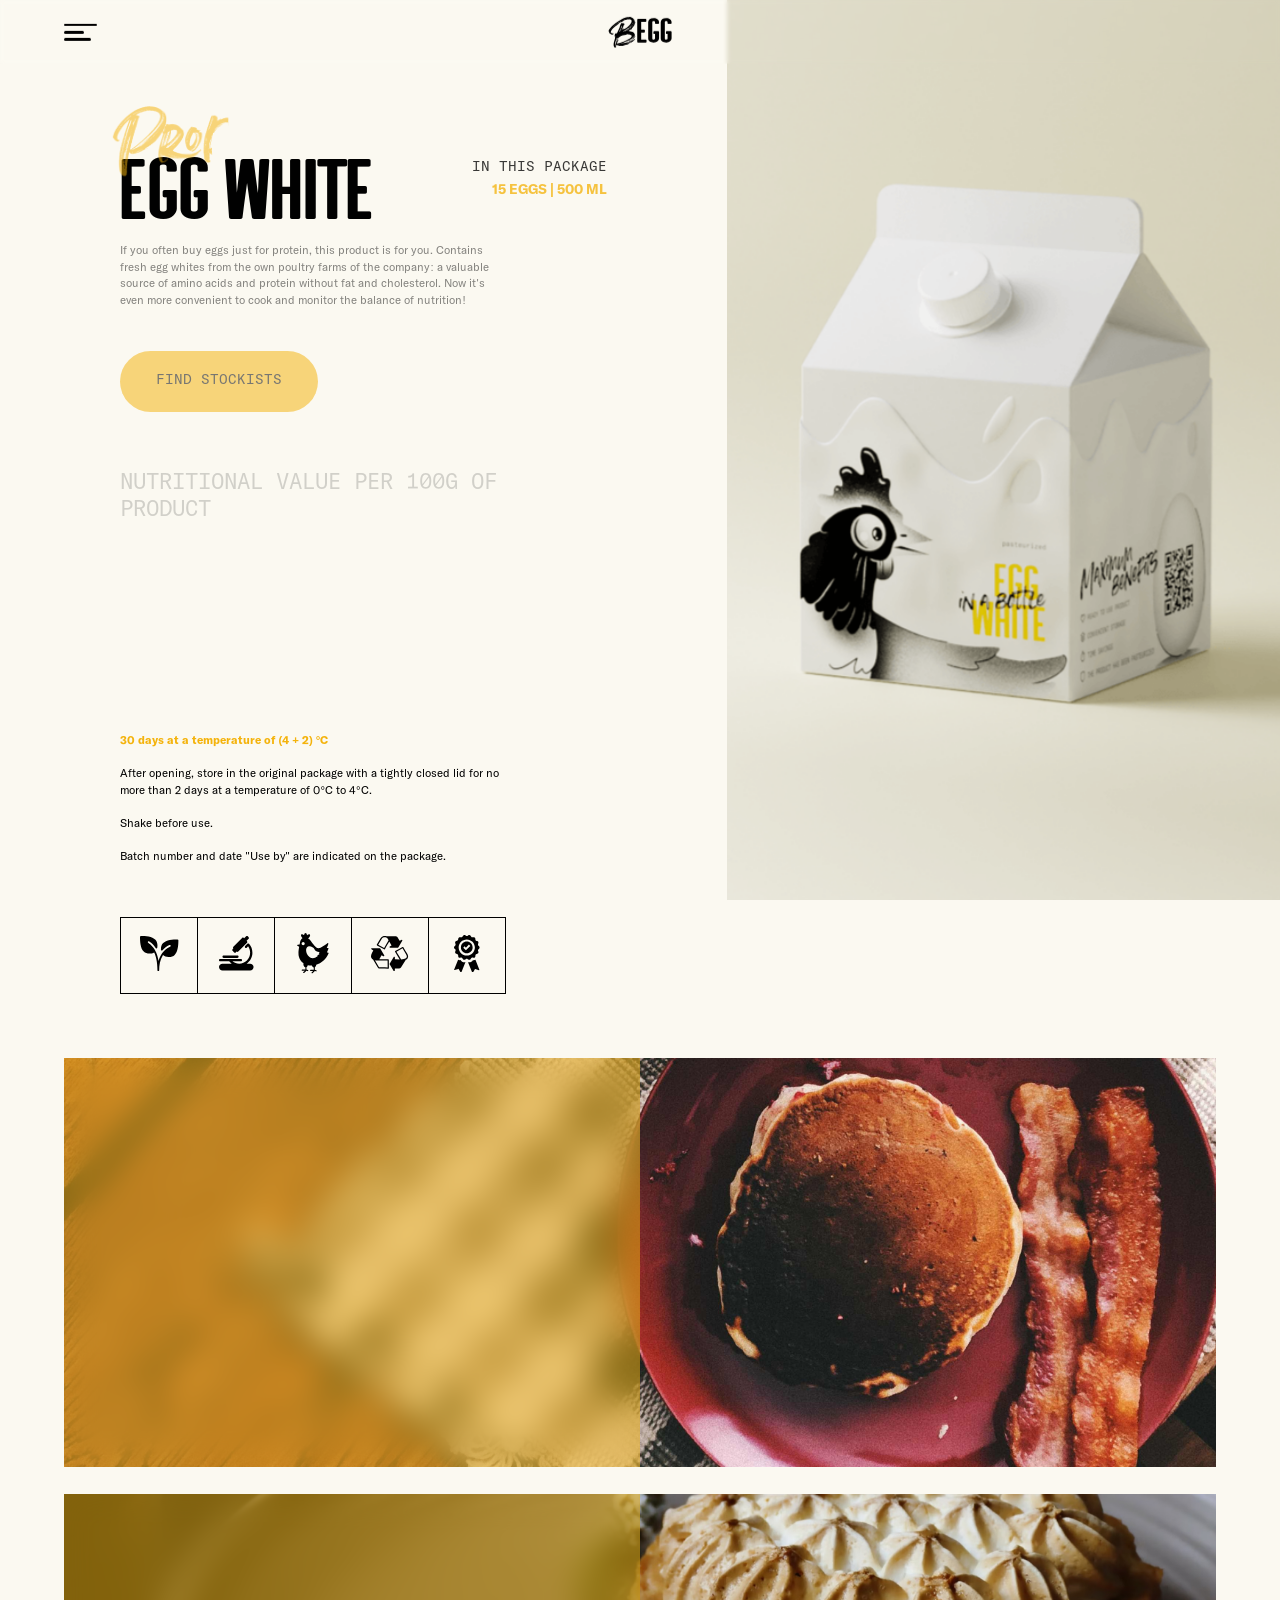
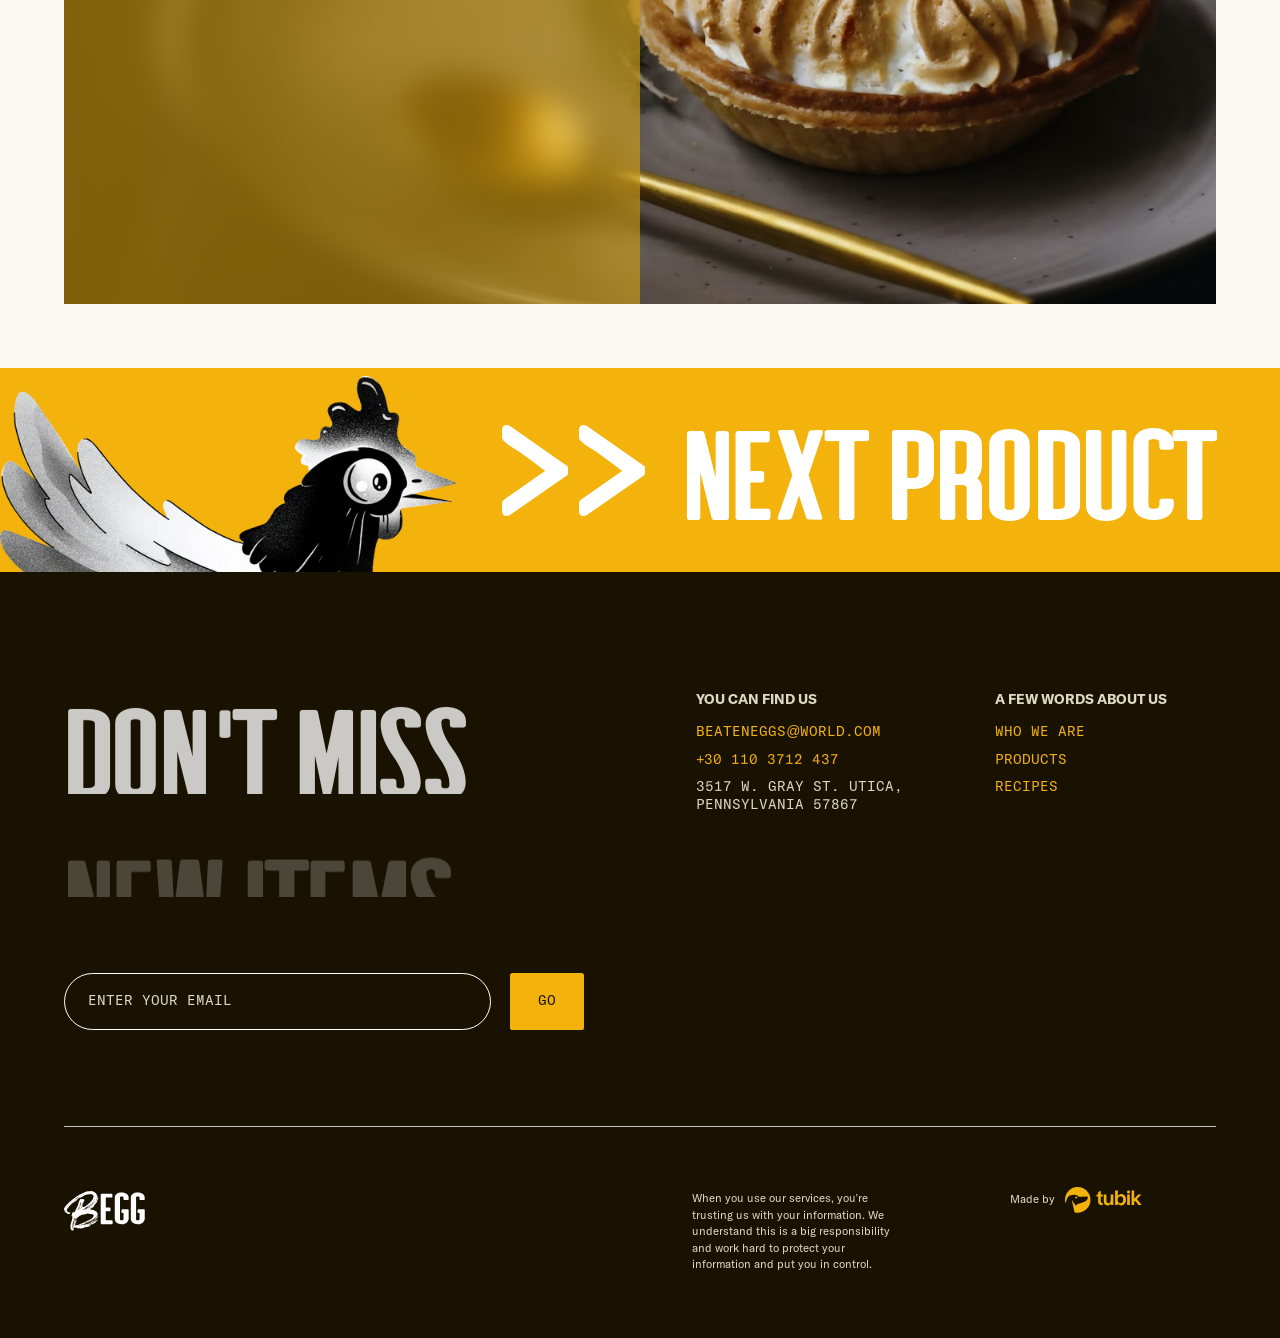
<file: product-2.html>
<!DOCTYPE html><!--  Last Published: Fri Sep 29 2023 10:23:35 GMT+0000 (Coordinated Universal Time)  -->
<html data-wf-page="64d498182b478e3c540130c0" data-wf-site="63c51f529f1b455b17d194fb">
<head>
    <meta charset="utf-8">
    <title>BEGG | Pure Protein for Your Healthy Lifestyle</title>
    <meta content="Our liquid egg whites are the perfect protein-packed addition to your healthy diet. With no fat, cholesterol, or carbs, they are an ideal choice for athletes, bodybuilders, and health-conscious individuals."
          name="description">
    <meta content="BEGG | Pure Protein for Your Healthy Lifestyle" property="og:title">
    <meta content="Our liquid egg whites are the perfect protein-packed addition to your healthy diet. With no fat, cholesterol, or carbs, they are an ideal choice for athletes, bodybuilders, and health-conscious individuals."
          property="og:description">
    <meta content="images/sharing.png"
          property="og:image">
    <meta content="BEGG | Pure Protein for Your Healthy Lifestyle" property="twitter:title">
    <meta content="Our liquid egg whites are the perfect protein-packed addition to your healthy diet. With no fat, cholesterol, or carbs, they are an ideal choice for athletes, bodybuilders, and health-conscious individuals."
          property="twitter:description">
    <meta content="images/sharing.png"
          property="twitter:image">
    <meta property="og:type" content="website">
    <meta content="summary_large_image" name="twitter:card">
    <meta content="width=device-width, initial-scale=1" name="viewport">
    <link href="css/normalize.css" rel="stylesheet" type="text/css">
    <link href="css/components.css" rel="stylesheet" type="text/css">
    <link href="css/begg.css" rel="stylesheet" type="text/css">
    <style>@media (min-width: 992px) {
        html.w-mod-js:not(.w-mod-ix) [data-w-id="400ca1fd-c595-dc34-c11d-1be6fb422ca5"] {
            opacity: 1;
            display: flex;
        }

        html.w-mod-js:not(.w-mod-ix) [data-w-id="58b6bd1d-d46c-a260-28b3-9f0abc012869"] {
            -webkit-transform: translate3d(0, 0, 0) scale3d(1.2, 1.2, 1) rotateX(0) rotateY(0) rotateZ(0) skew(0, 0);
            -moz-transform: translate3d(0, 0, 0) scale3d(1.2, 1.2, 1) rotateX(0) rotateY(0) rotateZ(0) skew(0, 0);
            -ms-transform: translate3d(0, 0, 0) scale3d(1.2, 1.2, 1) rotateX(0) rotateY(0) rotateZ(0) skew(0, 0);
            transform: translate3d(0, 0, 0) scale3d(1.2, 1.2, 1) rotateX(0) rotateY(0) rotateZ(0) skew(0, 0);
            opacity: 0;
        }

        html.w-mod-js:not(.w-mod-ix) [data-w-id="f0d7a88e-891d-8c7b-9906-4c04578a76d9"] {
            opacity: 0;
        }

        html.w-mod-js:not(.w-mod-ix) [data-w-id="5c08978f-dc16-63bd-a4d2-af5d5ce24a6f"] {
            opacity: 0;
        }

        html.w-mod-js:not(.w-mod-ix) [data-w-id="2a599084-7f7e-ec21-8fe0-fa50824f0a40"] {
            opacity: 0;
        }

        html.w-mod-js:not(.w-mod-ix) [data-w-id="d73eb7cc-4378-76ac-bc41-4deb646d7688"] {
            opacity: 0;
        }

        html.w-mod-js:not(.w-mod-ix) [data-w-id="c9635188-ce06-b937-068e-ff95e9b5938b"] {
            opacity: 0;
        }

        html.w-mod-js:not(.w-mod-ix) [data-w-id="b30a9aad-0d4d-36a3-de9b-af74cc0fc714"] {
            opacity: 0;
            -webkit-transform: translate3d(0, 100%, 0) scale3d(1, 1, 1) rotateX(0) rotateY(0) rotateZ(0) skew(0, 0);
            -moz-transform: translate3d(0, 100%, 0) scale3d(1, 1, 1) rotateX(0) rotateY(0) rotateZ(0) skew(0, 0);
            -ms-transform: translate3d(0, 100%, 0) scale3d(1, 1, 1) rotateX(0) rotateY(0) rotateZ(0) skew(0, 0);
            transform: translate3d(0, 100%, 0) scale3d(1, 1, 1) rotateX(0) rotateY(0) rotateZ(0) skew(0, 0);
        }

        html.w-mod-js:not(.w-mod-ix) [data-w-id="830b17f6-ac4b-5414-3ba2-0efed4e0d2eb"] {
            opacity: 0;
        }
    }

    @media (max-width: 991px) and (min-width: 768px) {
        html.w-mod-js:not(.w-mod-ix) [data-w-id="400ca1fd-c595-dc34-c11d-1be6fb422ca5"] {
            opacity: 1;
            display: flex;
        }

        html.w-mod-js:not(.w-mod-ix) [data-w-id="58b6bd1d-d46c-a260-28b3-9f0abc012869"] {
            -webkit-transform: translate3d(0, 0, 0) scale3d(1.2, 1.2, 1) rotateX(0) rotateY(0) rotateZ(0) skew(0, 0);
            -moz-transform: translate3d(0, 0, 0) scale3d(1.2, 1.2, 1) rotateX(0) rotateY(0) rotateZ(0) skew(0, 0);
            -ms-transform: translate3d(0, 0, 0) scale3d(1.2, 1.2, 1) rotateX(0) rotateY(0) rotateZ(0) skew(0, 0);
            transform: translate3d(0, 0, 0) scale3d(1.2, 1.2, 1) rotateX(0) rotateY(0) rotateZ(0) skew(0, 0);
            opacity: 0;
        }

        html.w-mod-js:not(.w-mod-ix) [data-w-id="f0d7a88e-891d-8c7b-9906-4c04578a76d9"] {
            opacity: 0;
        }

        html.w-mod-js:not(.w-mod-ix) [data-w-id="5c08978f-dc16-63bd-a4d2-af5d5ce24a6f"] {
            opacity: 0;
        }

        html.w-mod-js:not(.w-mod-ix) [data-w-id="2a599084-7f7e-ec21-8fe0-fa50824f0a40"] {
            opacity: 0;
        }

        html.w-mod-js:not(.w-mod-ix) [data-w-id="d73eb7cc-4378-76ac-bc41-4deb646d7688"] {
            opacity: 0;
        }

        html.w-mod-js:not(.w-mod-ix) [data-w-id="c9635188-ce06-b937-068e-ff95e9b5938b"] {
            opacity: 0;
        }

        html.w-mod-js:not(.w-mod-ix) [data-w-id="b30a9aad-0d4d-36a3-de9b-af74cc0fc714"] {
            opacity: 0;
            -webkit-transform: translate3d(0, 100%, 0) scale3d(1, 1, 1) rotateX(0) rotateY(0) rotateZ(0) skew(0, 0);
            -moz-transform: translate3d(0, 100%, 0) scale3d(1, 1, 1) rotateX(0) rotateY(0) rotateZ(0) skew(0, 0);
            -ms-transform: translate3d(0, 100%, 0) scale3d(1, 1, 1) rotateX(0) rotateY(0) rotateZ(0) skew(0, 0);
            transform: translate3d(0, 100%, 0) scale3d(1, 1, 1) rotateX(0) rotateY(0) rotateZ(0) skew(0, 0);
        }

        html.w-mod-js:not(.w-mod-ix) [data-w-id="830b17f6-ac4b-5414-3ba2-0efed4e0d2eb"] {
            opacity: 0;
        }
    }

    @media (max-width: 767px) and (min-width: 480px) {
        html.w-mod-js:not(.w-mod-ix) [data-w-id="400ca1fd-c595-dc34-c11d-1be6fb422ca5"] {
            opacity: 1;
            display: flex;
        }

        html.w-mod-js:not(.w-mod-ix) [data-w-id="58b6bd1d-d46c-a260-28b3-9f0abc012869"] {
            -webkit-transform: translate3d(0, 0, 0) scale3d(1.3, 1.3, 1) rotateX(0) rotateY(0) rotateZ(0) skew(0, 0);
            -moz-transform: translate3d(0, 0, 0) scale3d(1.3, 1.3, 1) rotateX(0) rotateY(0) rotateZ(0) skew(0, 0);
            -ms-transform: translate3d(0, 0, 0) scale3d(1.3, 1.3, 1) rotateX(0) rotateY(0) rotateZ(0) skew(0, 0);
            transform: translate3d(0, 0, 0) scale3d(1.3, 1.3, 1) rotateX(0) rotateY(0) rotateZ(0) skew(0, 0);
            opacity: 0;
        }

        html.w-mod-js:not(.w-mod-ix) [data-w-id="d73eb7cc-4378-76ac-bc41-4deb646d7688"] {
            opacity: 0;
        }

        html.w-mod-js:not(.w-mod-ix) [data-w-id="c9635188-ce06-b937-068e-ff95e9b5938b"] {
            opacity: 0;
        }

        html.w-mod-js:not(.w-mod-ix) [data-w-id="b30a9aad-0d4d-36a3-de9b-af74cc0fc714"] {
            opacity: 0;
            -webkit-transform: translate3d(0, 100%, 0) scale3d(1, 1, 1) rotateX(0) rotateY(0) rotateZ(0) skew(0, 0);
            -moz-transform: translate3d(0, 100%, 0) scale3d(1, 1, 1) rotateX(0) rotateY(0) rotateZ(0) skew(0, 0);
            -ms-transform: translate3d(0, 100%, 0) scale3d(1, 1, 1) rotateX(0) rotateY(0) rotateZ(0) skew(0, 0);
            transform: translate3d(0, 100%, 0) scale3d(1, 1, 1) rotateX(0) rotateY(0) rotateZ(0) skew(0, 0);
        }

        html.w-mod-js:not(.w-mod-ix) [data-w-id="830b17f6-ac4b-5414-3ba2-0efed4e0d2eb"] {
            opacity: 0;
        }
    }

    @media (max-width: 479px) {
        html.w-mod-js:not(.w-mod-ix) [data-w-id="400ca1fd-c595-dc34-c11d-1be6fb422ca5"] {
            opacity: 1;
            display: flex;
        }

        html.w-mod-js:not(.w-mod-ix) [data-w-id="58b6bd1d-d46c-a260-28b3-9f0abc012869"] {
            -webkit-transform: translate3d(0, 0, 0) scale3d(1.3, 1.3, 1) rotateX(0) rotateY(0) rotateZ(0) skew(0, 0);
            -moz-transform: translate3d(0, 0, 0) scale3d(1.3, 1.3, 1) rotateX(0) rotateY(0) rotateZ(0) skew(0, 0);
            -ms-transform: translate3d(0, 0, 0) scale3d(1.3, 1.3, 1) rotateX(0) rotateY(0) rotateZ(0) skew(0, 0);
            transform: translate3d(0, 0, 0) scale3d(1.3, 1.3, 1) rotateX(0) rotateY(0) rotateZ(0) skew(0, 0);
            opacity: 0;
        }

        html.w-mod-js:not(.w-mod-ix) [data-w-id="d73eb7cc-4378-76ac-bc41-4deb646d7688"] {
            opacity: 0;
        }

        html.w-mod-js:not(.w-mod-ix) [data-w-id="c9635188-ce06-b937-068e-ff95e9b5938b"] {
            opacity: 0;
        }

        html.w-mod-js:not(.w-mod-ix) [data-w-id="b30a9aad-0d4d-36a3-de9b-af74cc0fc714"] {
            opacity: 0;
            -webkit-transform: translate3d(0, 100%, 0) scale3d(1, 1, 1) rotateX(0) rotateY(0) rotateZ(0) skew(0, 0);
            -moz-transform: translate3d(0, 100%, 0) scale3d(1, 1, 1) rotateX(0) rotateY(0) rotateZ(0) skew(0, 0);
            -ms-transform: translate3d(0, 100%, 0) scale3d(1, 1, 1) rotateX(0) rotateY(0) rotateZ(0) skew(0, 0);
            transform: translate3d(0, 100%, 0) scale3d(1, 1, 1) rotateX(0) rotateY(0) rotateZ(0) skew(0, 0);
        }

        html.w-mod-js:not(.w-mod-ix) [data-w-id="830b17f6-ac4b-5414-3ba2-0efed4e0d2eb"] {
            opacity: 0;
        }
    }</style>
    <script type="text/javascript">!function (o, c) {
        var n = c.documentElement, t = " w-mod-";
        n.className += t + "js", ("ontouchstart" in o || o.DocumentTouch && c instanceof DocumentTouch) && (n.className += t + "touch")
    }(window, document);</script>
    <link href="images/favicon.png" rel="shortcut icon" type="image/x-icon">
    <link href="images/webclip.png" rel="apple-touch-icon">
    <style>
        .code_product a {
            color: #f4b30c !important;
            text-decoration: none;
        }

        .navmenu_phone a {
            color: #191200 !important;
            text-decoration: none;
        }
    </style>
    <!--  [Attributes by Finsweet] Disable scrolling  -->
    <script defer="" src="js/scrolldisable.js"></script>
</head>
<body class="body">
<div fs-scrolldisable-element="when-visible" class="modal_wrapper">
    <div id="w-node-_2aa7b466-cd41-52d4-7ff9-9c644bf3260c-60e3bfa7" class="menu_content_wrap">
        <div class="menu_container">
            <a id="w-node-de72fa95-a835-933e-d123-2ff860e3bfaa-60e3bfa7"
               data-w-id="de72fa95-a835-933e-d123-2ff860e3bfaa" href="#" class="close_btn w-inline-block">
                <div class="cross_line_1"></div>
                <div class="cross_line_2"></div>
            </a>
            <div id="w-node-_2733a877-4f9a-a62d-1fb6-985404565c5b-60e3bfa7"
                 data-w-id="2733a877-4f9a-a62d-1fb6-985404565c5b" class="div-block-92">
                <a id="w-node-de72fa95-a835-933e-d123-2ff860e3bfad-60e3bfa7"
                   data-w-id="de72fa95-a835-933e-d123-2ff860e3bfad" href="index.html"
                   class="menu_title _1 w-inline-block">
                    <div>home</div>
                </a>
                <a id="w-node-_65c65362-0790-0707-70e4-07324cddb61c-60e3bfa7"
                   data-w-id="65c65362-0790-0707-70e4-07324cddb61c" href="about.html"
                   class="menu_title _2 w-inline-block">
                    <div>ABOUT</div>
                </a>
                <a id="w-node-de72fa95-a835-933e-d123-2ff860e3bfb0-60e3bfa7"
                   data-w-id="de72fa95-a835-933e-d123-2ff860e3bfb0" href="products.html"
                   class="menu_title _3 w-inline-block">
                    <div id="w-node-de72fa95-a835-933e-d123-2ff860e3bfb1-60e3bfa7">PRODUCTS</div>
                </a>
                <a id="w-node-de72fa95-a835-933e-d123-2ff860e3bfb3-60e3bfa7"
                   data-w-id="de72fa95-a835-933e-d123-2ff860e3bfb3" href="recipes.html"
                   class="menu_title _4 w-inline-block">
                    <div id="w-node-de72fa95-a835-933e-d123-2ff860e3bfb4-60e3bfa7">RECIPES</div>
                </a>
            </div>
        </div>
        <div class="div-block-86">
            <div class="w-layout-grid grid-11">
                <div id="w-node-a38b1625-a9d9-0c88-bcef-2d1b1f304138-60e3bfa7" class="div-block-88">
                    <div id="w-node-_030f618d-6d2e-e5e8-9708-aa4ee490779e-60e3bfa7" class="div-block-87">
                        <div class="navmenu_phone">Beateneggs@world.com<br>+30 110 3712 437</div>
                    </div>
                    <div id="w-node-b09d1196-86df-20a9-f10d-0024c2964304-60e3bfa7">
                        <div id="w-node-_86100442-ff3e-6393-7c24-ecb1ba2217d8-60e3bfa7" class="body_14">3517 W. Gray St.
                            Utica,<br>Pennsylvania 57867
                        </div>
                    </div>
                </div>
            </div>
        </div>
    </div>
    <div data-preserve-aspect-ratio="xMidYMid slice" data-is-ix2-target="1" class="image_wrapper"
         data-w-id="d1deb98c-64b7-e467-ee68-be7f7b316ff5" data-animation-type="lottie"
         data-src="documents/menu_original.mp4.lottie.json" data-loop="0" data-direction="1" data-autoplay="0"
         data-renderer="svg" data-default-duration="2.0689655172413794" data-duration="0"></div>
</div>
<div data-w-id="373c4cf4-ab6c-9935-dc3e-d6d85bd40a4e" class="nav_wrapper">
    <div class="container header">
        <div class="w-layout-grid grid">
            <a id="w-node-_373c4cf4-ab6c-9935-dc3e-d6d85bd40a51-5bd40a4e"
               data-w-id="373c4cf4-ab6c-9935-dc3e-d6d85bd40a51" href="#" class="menu_btn w-inline-block">
                <div class="div-block">
                    <div class="line_1"></div>
                    <div class="line_2"></div>
                    <div class="line_3"></div>
                </div>
            </a>
            <a id="w-node-_373c4cf4-ab6c-9935-dc3e-d6d85bd40a56-5bd40a4e" href="index.html" class="w-inline-block"><img
                    src="images/logo.svg" loading="eager" id="w-node-_373c4cf4-ab6c-9935-dc3e-d6d85bd40a57-5bd40a4e"
                    alt="" class="image"></a>
        </div>
    </div>
</div>
<div class="pop_up_wrapper">
    <div class="pop_up">
        <div class="h1_wrapper">
            <div class="div-block-96">
                <h2 class="h2_black custom">Look for us here</h2><img src="images/soon.svg" loading="lazy" alt=""
                                                                      class="image-51">
            </div>
            <div class="cross_wrap">
                <a data-w-id="d583c6be-4ee5-d90a-89fc-180ad2c98a8f" href="#" class="close_pop_up_btn w-inline-block">
                    <div class="cross_line_1_pop"></div>
                    <div class="cross_line_2_pop"></div>
                </a>
            </div>
        </div>
        <div class="div-block-95"><img src="images/Frame-117.png" loading="eager" alt="" class="store_img"><img
                src="images/Frame-118.png" loading="eager" alt="" class="store_img"><img src="images/Frame-119.png"
                                                                                         loading="eager" alt=""
                                                                                         class="store_img"><img
                src="images/Frame-120.png" loading="eager" alt="" class="store_img"><img src="images/Frame-121.png"
                                                                                         loading="eager" alt=""
                                                                                         class="store_img"><img
                src="images/Frame-117-1.png" loading="eager" alt="" class="store_img"><img src="images/Frame-118-1.png"
                                                                                           loading="eager" alt=""
                                                                                           class="store_img"><img
                src="images/Frame-119-1.png" loading="eager" alt="" class="store_img"><img src="images/Frame-120-1.png"
                                                                                           loading="eager" alt=""
                                                                                           class="store_img"><img
                src="images/Frame-121-1.png" loading="eager" alt="" class="store_img"><img src="images/Frame-117-2.png"
                                                                                           loading="eager" alt=""
                                                                                           class="store_img"><img
                src="images/Frame-118-2.png" loading="eager" alt="" class="store_img"><img src="images/Frame-119-2.png"
                                                                                           loading="eager" alt=""
                                                                                           class="store_img"><img
                src="images/Frame-120-2.png" loading="eager" alt="" class="store_img"></div>
    </div>
</div>
<div class="sections_wrapper sticky_bg">
    <div class="hero_section horizontal auto product_page">
        <div class="column_40 mirror">
            <div class="image_container product_2"><img src="images/product_2_new.png" loading="eager"
                                                        data-w-id="58b6bd1d-d46c-a260-28b3-9f0abc012869"
                                                        sizes="(max-width: 991px) 100vw, 43vw" alt=""
                                                        srcset="images/product_2_new-p-500.png 500w, images/product_2_new-p-800.png 800w, images/product_2_new-p-1080.png 1080w, images/product_2_new.png 1920w"
                                                        class="product_image"></div>
        </div>
        <div class="column_60">
            <div class="description_wrapper">
                <div class="w-layout-grid grid-9">
                    <div id="w-node-c9635188-ce06-b937-068e-ff95e9b5938b-540130c0"
                         data-w-id="c9635188-ce06-b937-068e-ff95e9b5938b" class="div-block-20 right">
                        <div id="w-node-c9635188-ce06-b937-068e-ff95e9b5938c-540130c0" class="subheader_2">IN THIS
                            PACKAGE
                        </div>
                        <div id="w-node-c9635188-ce06-b937-068e-ff95e9b5938e-540130c0" class="body_22 accent bold">15
                            EGGS | 500 ML
                        </div>
                    </div>
                    <div id="w-node-dffc345d-9d1f-e436-54dd-c16818e8c171-540130c0" class="div-block-35">
                        <div class="h1_mask">
                            <h2 data-w-id="b30a9aad-0d4d-36a3-de9b-af74cc0fc714" class="h2_black">EGG WHITE</h2>
                        </div>
                        <div data-w-id="830b17f6-ac4b-5414-3ba2-0efed4e0d2eb" data-is-ix2-target="1" class="image-38"
                             data-animation-type="lottie" data-src="documents/Product.json" data-loop="0"
                             data-direction="1" data-autoplay="0" data-renderer="svg" data-default-duration="1.3"
                             data-duration="0" data-ix2-initial-state="0"></div>
                    </div>
                    <div id="w-node-d73eb7cc-4378-76ac-bc41-4deb646d7688-540130c0"
                         data-w-id="d73eb7cc-4378-76ac-bc41-4deb646d7688" class="div-block-36">
                        <div>If you often buy eggs just for protein, this product is for you. Contains fresh egg whites
                            from the own poultry farms of the company: a valuable source of amino acids and protein
                            without fat and cholesterol. Now it&#x27;s even more convenient to cook and monitor the
                            balance of nutrition!
                        </div>
                    </div>
                    <div id="w-node-_2a599084-7f7e-ec21-8fe0-fa50824f0a40-540130c0"
                         data-w-id="2a599084-7f7e-ec21-8fe0-fa50824f0a40" class="div-block-37">
                        <a data-w-id="21608e2b-6d9c-00b8-4074-d3eba971bc18" href="#" class="cta_orange w-inline-block">
                            <div>FIND STOCKISTS<br></div>
                        </a>
                    </div>
                    <div id="w-node-de9b2cdb-ed7e-5c89-e5bd-41f5f2bbd2d9-540130c0" class="div-block-38">
                        <div data-w-id="5c08978f-dc16-63bd-a4d2-af5d5ce24a6f" class="subheader_1">Nutritional value per
                            100g of product
                        </div>
                        <div data-w-id="f0d7a88e-891d-8c7b-9906-4c04578a76d9" class="div-block-18">
                            <div id="w-node-f0d7a88e-891d-8c7b-9906-4c04578a76da-540130c0" class="div-block-19">
                                <div>FAT — 0.3 G</div>
                            </div>
                            <div id="w-node-f0d7a88e-891d-8c7b-9906-4c04578a76dd-540130c0" class="div-block-19 _2nd">
                                <div>CARBOHYDRATES — 1.1 G</div>
                            </div>
                            <div id="w-node-f0d7a88e-891d-8c7b-9906-4c04578a76e0-540130c0" class="div-block-19 _3d">
                                <div>PROTEINS — 11.5 G</div>
                            </div>
                        </div>
                    </div>
                    <div id="w-node-_4f2d76a1-7f27-fdd0-deb8-b73653ab3051-540130c0" class="div-block-39">
                        <div><span class="accent_text">30 days at a temperature of (4 + 2) °C</span><br><br>After
                            opening, store in the original package with a tightly closed lid for no more than 2 days at
                            a temperature of 0°C to 4°C.<br><br>Shake before use.<br><br>Batch number and date &quot;Use
                            by&quot; are indicated on the package.
                        </div>
                    </div>
                </div>
                <div class="w-layout-grid grid-6">
                    <div id="w-node-_613db6c1-69cb-1046-2a5d-92f8f23bb84a-f23bb849" class="div-block-22">
                        <div id="w-node-_613db6c1-69cb-1046-2a5d-92f8f23bb84b-f23bb849"
                             data-w-id="613db6c1-69cb-1046-2a5d-92f8f23bb84b" class="div-block-21">
                            <div class="image-21 w-embed">
                                <svg width="60" height="auto" viewbox="0 0 60 55" fill="none"
                                     xmlns="http://www.w3.org/2000/svg">
                                    <path d="M58.6404 5.4395C51.3791 5.4395 41.1207 6.05275 35.8785 11.341C33.6088 13.6318 32.4754 17.3663 32.7696 21.593C32.8078 22.1513 33.1756 22.627 33.7042 22.803C34.23 22.9762 34.8077 22.814 35.1673 22.3877C38.0827 18.9255 41.7065 16.1508 45.9461 14.1405C46.3058 13.9673 46.7308 13.9535 47.1177 14.091C47.4583 14.2148 47.7253 14.4485 47.8643 14.7483C48.1531 15.3643 48.0605 16.1755 47.1014 16.632C47.0469 16.6595 46.9979 16.6952 46.9434 16.72C46.9243 16.7283 46.9025 16.7255 46.8861 16.7337C36.4398 21.6893 31.3037 30.3352 28.9714 39.226C27.2712 28.094 23.6801 21.5408 20.2879 17.5175C17.833 14.3055 15.4189 12.6032 14.0239 11.6407C13.765 11.462 12.9831 10.923 12.6588 10.5958C12.1275 10.0595 12.1275 9.18775 12.6588 8.6515C13.1901 8.118 14.0566 8.118 14.6478 8.712C14.7922 8.84125 15.0238 9.00625 15.3181 9.20425L15.5606 9.36925C17.5333 10.7333 21.2061 13.266 24.4648 18.7192C24.7564 19.206 25.3204 19.4673 25.868 19.3628C26.4239 19.2638 26.8598 18.832 26.9688 18.2738C27.6799 14.608 27.3611 9.1685 24.1215 5.89875C18.8792 0.61325 8.62086 0 1.36234 0C0.610326 0 0 0.616 0 1.375C0 8.70375 0.607602 19.0575 5.84714 24.3485C8.03233 26.554 11.4028 27.544 14.7514 27.544C17.4842 27.544 20.1626 26.8538 22.2142 25.6575C25.0125 31.5095 27.2467 40.2518 27.2467 53.625C27.2467 54.384 27.857 55 28.609 55C29.3611 55 29.9714 54.384 29.9714 53.625C29.9714 46.1642 31.2384 37.2103 35.9493 29.8403C37.8375 31.702 41.088 32.8817 44.6901 32.9917C44.8699 32.9972 45.047 33 45.2241 33C48.8833 33 52.1175 31.8423 54.1528 29.7853C59.3951 24.4943 60 14.1405 60 6.81175C60.0027 6.05275 59.3951 5.4395 58.6404 5.4395Z"
                                          fill="currentColor"></path>
                                </svg>
                            </div>
                            <div class="caption_text">Plant fodder</div>
                        </div>
                        <div data-w-id="613db6c1-69cb-1046-2a5d-92f8f23bb84f" class="div-block-21 _2">
                            <div class="image-22 w-embed">
                                <svg width="55" height="auto" viewbox="0 0 55 55" fill="none"
                                     xmlns="http://www.w3.org/2000/svg">
                                    <path fill-rule="evenodd" clip-rule="evenodd"
                                          d="M25.0102 26.1438C24.5491 26.1438 24.0881 25.9672 23.7368 25.616L21.1919 23.0692C20.4876 22.365 20.4876 21.2267 21.1919 20.5225L22.4652 19.2491C22.1266 18.9122 21.9375 18.4548 21.9375 17.9757C21.9375 17.4966 22.1266 17.0409 22.4652 16.7023L36.1322 3.03354C36.8076 2.35812 38.0035 2.35812 38.679 3.03354L39.3166 3.67114L42.4811 0.506566C43.1566 -0.168855 44.3525 -0.168855 45.0279 0.506566L46.3013 1.77996C47.0056 2.4842 47.0056 3.62251 46.3013 4.32675L43.1367 7.49312L43.7707 8.12892C44.475 8.83316 44.475 9.97147 43.7707 10.6757L30.1038 24.3426C29.7526 24.6939 29.2915 24.8704 28.8304 24.8704C28.3693 24.8704 27.9082 24.6939 27.557 24.3426L26.2836 25.616C25.9324 25.9672 25.4713 26.1438 25.0102 26.1438ZM48.6303 43.2042H43.1729C48.6375 39.4705 52.2326 33.1954 52.2326 26.0936C52.2326 20.991 50.3594 16.0865 46.9607 12.2862C46.953 12.2775 46.9438 12.2719 46.9346 12.2664C46.9267 12.2616 46.9188 12.2569 46.9121 12.2501C46.9081 12.2454 46.9052 12.2403 46.9023 12.2352C46.8985 12.2286 46.8947 12.222 46.8886 12.2159C46.8529 12.1801 46.8103 12.1561 46.7675 12.1318C46.737 12.1145 46.7064 12.0972 46.6779 12.0754C46.6612 12.063 46.6447 12.0504 46.6282 12.0377L46.6125 12.0256C46.5219 11.956 46.4316 11.8867 46.3285 11.8431C46.2658 11.8161 46.2007 11.8033 46.1353 11.7904C46.1048 11.7845 46.0743 11.7785 46.0439 11.771C46.0213 11.7653 45.9988 11.7593 45.9763 11.7534C45.8718 11.7257 45.7685 11.6984 45.6603 11.6954C45.5922 11.6942 45.5258 11.7069 45.4588 11.7197C45.4265 11.7259 45.3941 11.7321 45.3613 11.7368C45.3376 11.7402 45.3139 11.7432 45.2903 11.7462C45.1868 11.7595 45.0849 11.7725 44.9867 11.8107C44.9122 11.8384 44.8456 11.883 44.779 11.9277C44.7506 11.9467 44.7222 11.9658 44.6931 11.9836C44.6607 12.0032 44.6272 12.02 44.5939 12.0367C44.5326 12.0674 44.4718 12.0978 44.4193 12.1457C44.413 12.152 44.4085 12.1592 44.404 12.1664C44.3995 12.1736 44.395 12.1808 44.3887 12.1871C44.3824 12.1934 44.3747 12.1975 44.3671 12.2015C44.3594 12.2056 44.3518 12.2096 44.3455 12.2159L40.8999 15.6597C40.1957 16.3639 40.1957 17.5022 40.8999 18.2065C41.2511 18.5577 41.7122 18.7342 42.1733 18.7342C42.6344 18.7342 43.0955 18.5577 43.4467 18.2065L45.4622 16.191C47.5118 19.0728 48.6321 22.5201 48.6321 26.0918C48.6321 35.5261 40.9557 43.2024 31.5215 43.2024C27.6581 43.2024 24.0018 41.9146 21.0317 39.6002H34.2213C35.2156 39.6002 36.0225 38.7951 36.0225 37.7991C36.0225 36.8031 35.2156 35.998 34.2213 35.998H1.80112C0.806903 35.998 0 36.8031 0 37.7991C0 38.7951 0.806903 39.6002 1.80112 39.6002H15.8589C17.0548 40.9889 18.4039 42.1956 19.8808 43.2024H5.40337C2.42431 43.2024 0 45.6268 0 48.6058C0 51.5849 2.42431 54.0092 5.40337 54.0092H48.6303C51.6094 54.0092 54.0337 51.5849 54.0337 48.6058C54.0337 45.6268 51.6094 43.2042 48.6303 43.2042ZM28.8169 34.1999H7.20347C6.20925 34.1999 5.40234 33.3948 5.40234 32.3988C5.40234 31.4028 6.20925 30.5977 7.20347 30.5977H28.8169C29.8112 30.5977 30.6181 31.4028 30.6181 32.3988C30.6181 33.3948 29.8112 34.1999 28.8169 34.1999Z"
                                          fill="currentColor"></path>
                                </svg>
                            </div>
                            <div class="caption_text">Certified<br>laboratory</div>
                        </div>
                        <div data-w-id="613db6c1-69cb-1046-2a5d-92f8f23bb855" class="div-block-21 _3">
                            <div id="w-node-_613db6c1-69cb-1046-2a5d-92f8f23bb856-f23bb849" class="image-23 w-embed">
                                <svg width="50" height="auto" viewbox="0 0 50 63" fill="none"
                                     xmlns="http://www.w3.org/2000/svg">
                                    <path fill-rule="evenodd" clip-rule="evenodd"
                                          d="M4.11069 17.8741C4.88968 12.7404 6.11092 9.33549 8.75694 7.92041C8.52721 7.7542 8.31394 7.57246 8.12088 7.37519C6.38256 5.60129 5.7248 3.37149 6.6512 2.39368C7.50278 1.49508 9.3975 1.96806 11.0483 3.42974C11.3147 1.45702 12.2508 0 13.3635 0C14.477 0 15.4132 1.45702 15.6796 3.42974C17.3303 1.96806 19.225 1.4943 20.0766 2.39368C21.003 3.37072 20.3445 5.60129 18.6069 7.37441C18.2141 7.77595 17.7404 8.11224 17.2121 8.38408C19.1203 9.43568 20.5136 11.0806 21.9481 12.9415C24.4168 16.1445 29.1693 23.8956 33.7984 23.7674C37.1851 23.6737 44.0738 18.6424 47.5274 15.9485C48.2555 15.3806 49.2656 15.9911 49.0283 16.8834C48.6135 18.4429 47.9521 20.443 46.9793 22.1189C46.6516 22.6834 46.309 23.8421 46.891 23.5465C47.4962 23.2391 49.4378 23.2845 49.2585 23.9392C48.8192 25.5443 48.1475 27.5643 47.1893 29.3978C46.8306 30.0842 47.7912 31.2755 48.4959 30.9543C49.055 30.6995 49.635 31.2431 49.3987 31.8103C45.3629 41.4976 37.9003 47.4444 30.08 49.7965C29.9603 51.5984 29.0803 53.1067 27.8725 53.7427V57.508L30.0942 58.1487C30.5754 58.2878 30.8597 58.8097 30.7258 59.3099C30.5919 59.8093 30.089 60.1036 29.6078 59.9646L27.9361 59.4831L24.3113 62.7427C23.3797 63.58 22.0978 62.1773 23.0287 61.3401L25.3889 59.2182L21.4685 59.4271C20.2375 59.4932 20.0579 57.5686 21.2881 57.5026L26.111 57.2455C26.1432 57.2439 26.1753 57.2439 26.206 57.2447V54.0379C24.8501 53.839 23.7276 52.6042 23.2884 50.9359C21.0726 51.0182 18.901 50.8101 16.8424 50.3184C16.5364 51.7102 15.7619 52.8325 14.7629 53.3583V57.1236L16.9846 57.7643C17.4658 57.9033 17.7501 58.426 17.6162 58.9254C17.4822 59.4248 16.9794 59.7199 16.4982 59.5809L14.8272 59.0986L11.2017 62.3583C10.2708 63.1955 8.98817 61.7929 9.91907 60.9556L12.2792 58.8338L8.35884 59.0427C7.12787 59.1087 6.94903 57.1841 8.17925 57.1181L13.0014 56.8618C13.0343 56.8595 13.0657 56.8595 13.0964 56.861V53.6534C11.3438 53.3963 9.97968 51.4065 9.97968 48.9903C9.97968 48.4366 10.0515 47.9061 10.1825 47.4129C6.48732 44.8865 3.73354 41.0179 2.66047 35.8422C1.61134 30.7815 3.40055 21.6215 3.40055 21.6215L0.675992 20.0538C-0.164472 19.5702 0.10617 18.2935 1.07056 18.1925L4.11069 17.8741ZM9.6407 14.0623C10.9824 14.0623 12.0705 15.1915 12.0705 16.5841C12.0705 17.9774 10.9824 19.1067 9.6407 19.1067C8.29823 19.1067 7.21019 17.9774 7.21019 16.5841C7.21019 15.1915 8.29823 14.0623 9.6407 14.0623ZM27.2798 25.5429C28.4363 28.8689 31.7612 29.6598 34.2852 29.7509C34.9602 29.7753 35.3411 30.8721 34.7666 31.2274C34.6644 31.2906 34.5624 31.3533 34.4613 31.415C34.0423 31.6707 34.1756 32.3492 34.6625 32.4118C35.127 32.4714 35.258 33.0658 34.8547 33.304C34.0786 33.7623 33.0381 34.3411 32.1249 34.7285C31.7434 34.8903 31.6743 35.4927 32.0353 35.6964C32.3047 35.8484 32.3298 36.2322 32.0905 36.4282C18.6372 47.45 8.84574 24.7805 17.4935 21.1314C20.5316 19.8492 26.1656 22.3384 27.2798 25.5429Z"
                                          fill="currentColor"></path>
                                </svg>
                            </div>
                            <div class="caption_text">Without<br>antibiotics</div>
                        </div>
                        <div data-w-id="613db6c1-69cb-1046-2a5d-92f8f23bb85b" class="div-block-21 _4">
                            <div id="w-node-_613db6c1-69cb-1046-2a5d-92f8f23bb85c-f23bb849" class="image-24 w-embed">
                                <svg width="58" height="auto" viewbox="0 0 58 55" fill="none"
                                     xmlns="http://www.w3.org/2000/svg">
                                    <path d="M9.48386 14.7532L20.4204 20.8775C20.5676 20.96 20.7267 21 20.8858 21C21.2158 21 21.534 20.8304 21.7121 20.5265C22.8186 18.6091 24.1578 16.2042 25.5017 13.7968C26.544 11.9265 27.5912 10.0515 28.5267 8.40268L32.1358 14.8097L29.3601 16.4538C28.9944 16.6729 28.8187 17.1063 28.9327 17.5138C29.0491 17.9213 29.4218 18.204 29.8492 18.204H42.0632C42.4028 18.204 42.7162 18.025 42.8872 17.7329C44.8864 14.2962 46.8857 10.8548 48.8731 7.41807C49.0844 7.05532 49.0274 6.59835 48.7353 6.29684C48.4433 5.99534 47.9921 5.92232 47.6122 6.11076L44.6893 7.61829L41.4839 2.12286C40.6101 0.591775 38.9884 0.497554 38.4066 0.464577C35.0872 0.443377 31.763 0.429244 28.4388 0.417466L24.3976 0.403333C22.1324 -0.303323 17.3764 -0.522387 14.9901 3.56915L9.13244 13.4553C9.00185 13.6743 8.96624 13.9334 9.03272 14.1784C9.0992 14.421 9.26066 14.6283 9.48386 14.7532ZM16.6285 4.51843C18.661 1.03461 22.783 1.91558 23.7137 2.16762C23.7565 2.19117 23.8016 2.21237 23.8515 2.22886C24.8155 2.57512 25.4898 3.09334 25.9481 3.81884L27.4439 6.47351C26.3707 8.34615 25.1051 10.6145 23.8396 12.8805C22.6856 14.9534 21.5317 17.0192 20.532 18.7764L11.2575 13.5848L16.6285 4.51843Z"
                                          fill="currentColor"></path>
                                    <path d="M49.1656 17.1298C45.613 19.1352 42.0579 21.1288 38.5126 23.1202L37.9435 23.4372C37.4779 23.6978 37.3202 24.2708 37.5912 24.717C38.8428 26.7787 40.4171 29.3501 41.9717 31.8862L44.8591 36.6062L37.3572 36.5099L37.3153 33.3139C37.3103 32.8889 37.0098 32.5225 36.5786 32.4145C36.1352 32.3042 35.6966 32.4873 35.4749 32.8536L29.1309 43.3198C28.956 43.611 28.956 43.9703 29.1333 44.2591L35.3788 54.5303C35.5562 54.8262 35.8839 55 36.2312 55C36.3076 55 36.3865 54.9906 36.4678 54.9718C36.894 54.8732 37.1995 54.5163 37.2167 54.0983L37.3695 50.8436C39.5769 50.8365 41.7967 50.8342 44.0042 50.8342C45.9037 50.8577 46.7685 49.5027 47.1011 49.0214L54.4182 37.0735C55.618 36.5146 56.6577 35.742 57.3057 34.6759C58.4636 32.7668 58.1729 30.3269 56.436 27.4221C54.4626 24.1088 52.4916 20.793 50.5281 17.4773C50.3975 17.2566 50.1782 17.0969 49.9244 17.0335C49.6633 16.9654 49.3923 17.003 49.1656 17.1298ZM54.7237 28.3497C56.0861 30.6346 56.3818 32.4451 55.5983 33.7342C54.8297 34.9976 53.1371 35.7115 51.3879 36.1154C50.0821 36.3408 48.3329 36.5287 47.1405 36.6038L43.6765 30.9398C42.319 28.7278 40.9468 26.4875 39.7864 24.5831C42.9547 22.8055 46.1304 21.0232 49.3036 19.2338C51.107 22.2724 52.9129 25.3134 54.7237 28.3497Z"
                                          fill="currentColor"></path>
                                    <path d="M0.315216 33.6297C0.80794 35.0702 1.85164 36.2008 3.41233 36.99L10.6163 49.2957C11.0022 50.0292 11.8493 50.9032 13.6746 50.9032C15.9537 50.9274 18.745 50.9443 21.4562 50.9613L27.0218 51C27.0242 51 27.0266 51 27.0291 51C27.2864 51 27.5339 50.8983 27.716 50.7167C27.9004 50.5328 28.0024 50.281 28 50.0219L27.8689 37.2297C27.864 36.6971 27.4296 36.271 26.898 36.271H26.8956L12.9707 36.2928L16.4877 30.0056L19.347 31.6058C19.7256 31.8189 20.2038 31.7559 20.512 31.4436C20.8203 31.1338 20.881 30.6568 20.6649 30.2792L14.4197 19.4842C14.245 19.184 13.9246 19 13.5775 19L1.30309 19.0194C0.871047 19.0194 0.492403 19.305 0.371042 19.719C0.252109 20.133 0.422013 20.576 0.786095 20.806L3.62836 22.6096L1.63562 26.0595C0.0676409 29.0687 -0.374111 31.6155 0.315216 33.6297ZM25.9393 38.2077L26.0485 49.056L21.4683 49.0245C18.7596 49.0076 15.9707 48.9906 13.6843 48.9664C12.6382 48.9664 12.4197 48.5524 12.3178 48.3588L6.13809 37.8034C8.26675 38.1375 10.8542 38.2223 11.2644 38.232C11.2838 38.232 11.3008 38.2344 11.3347 38.232L25.9393 38.2077Z"
                                          fill="currentColor"></path>
                                </svg>
                            </div>
                            <div class="caption_text">Biological<br>packaging</div>
                        </div>
                        <div data-w-id="613db6c1-69cb-1046-2a5d-92f8f23bb861" class="div-block-21 _5">
                            <div id="w-node-_613db6c1-69cb-1046-2a5d-92f8f23bb862-f23bb849" class="image-25 w-embed">
                                <svg width="40" height="auto" viewbox="0 0 40 59" fill="none"
                                     xmlns="http://www.w3.org/2000/svg">
                                    <path d="M19.9686 10.3414C14.8863 10.3414 10.8078 14.4537 10.8078 19.4383C10.8078 24.4853 14.949 28.5353 19.9686 28.5353C25.051 28.5353 29.1294 24.423 29.1294 19.4383C29.1294 14.4537 25.051 10.3414 19.9686 10.3414ZM20.6588 21.806L18.5882 23.8622L16.5176 21.806L14.5098 19.8122L16.5804 17.756L18.5882 19.7499L23.3569 15.0145L25.4275 17.0706L20.6588 21.806ZM38.2902 16.8837C37.4745 16.136 37.1608 14.9522 37.6 13.9553L37.9765 13.0206C38.6039 11.5876 37.7882 9.96757 36.2824 9.53141L35.2784 9.28218C34.2118 8.97064 33.4588 8.03603 33.3961 6.91449V5.85526C33.3333 4.29756 31.8902 3.17602 30.3843 3.42525L29.3804 3.61218C28.251 3.7991 27.1843 3.30064 26.6824 2.30371L26.1804 1.43141C25.4275 0.0606357 23.6706 -0.313211 22.4157 0.559098L21.6 1.11987C20.7216 1.74294 19.4667 1.74294 18.5882 1.11987L17.7725 0.49679C16.5176 -0.437826 14.698 -0.00167197 13.9451 1.3691L13.4431 2.24141C12.8784 3.23833 11.8118 3.73679 10.6824 3.54987L9.67843 3.36295C8.1098 3.11371 6.72941 4.23525 6.60392 5.79295L6.54118 6.78987C6.47843 7.91141 5.72549 8.84603 4.65882 9.15757L3.6549 9.4691C2.14902 9.90526 1.33333 11.5253 1.96078 12.9583L2.33725 13.893C2.77647 14.8899 2.46274 16.0737 1.64706 16.8214L0.894118 17.5068C-0.298039 18.5037 -0.298039 20.373 0.894118 21.3699L1.64706 22.0553C2.46274 22.803 2.77647 23.9868 2.33725 24.9837L1.96078 25.9183C1.33333 27.3514 2.14902 28.9714 3.6549 29.4076L4.65882 29.6568C5.72549 29.9684 6.47843 30.903 6.54118 32.0245L6.60392 33.0214C6.66667 34.5791 8.1098 35.7007 9.61569 35.4514L10.6196 35.2645C11.749 35.0776 12.8157 35.576 13.3176 36.573L13.8196 37.4453C14.5725 38.8161 16.3294 39.1899 17.5843 38.3176L18.4 37.7568C19.2784 37.1337 20.5333 37.1337 21.4118 37.7568L22.2275 38.3799C23.4824 39.3145 25.302 38.8784 26.0549 37.5076L26.5569 36.6353C27.1216 35.6384 28.1882 35.1399 29.3176 35.3268L30.3216 35.5137C31.8902 35.763 33.2706 34.6414 33.3961 33.0837L33.4588 32.0868C33.5216 30.9653 34.2745 30.0307 35.3412 29.7191L36.3451 29.4699C37.851 29.0337 38.6667 27.4137 38.0392 25.9807L37.6627 25.046C37.2235 24.0491 37.5373 22.8653 38.3529 22.1176L39.1059 21.4322C40.298 20.4353 40.298 18.566 39.1059 17.5691L38.2902 16.8837ZM19.9686 32.0868C12.9412 32.0868 7.29412 26.4168 7.29412 19.5007C7.29412 12.5222 13.0039 6.91449 19.9686 6.91449C26.9961 6.91449 32.6431 12.5845 32.6431 19.5007C32.6431 26.4168 26.9961 32.0868 19.9686 32.0868ZM0.266667 54.0191L6.41569 38.7537C7.23137 39.1276 8.17255 39.3768 9.11373 39.3768C9.4902 39.3768 9.86667 39.3145 10.2431 39.2522H10.3686L10.4314 39.3768C11.498 41.3707 13.6941 42.6168 16.0784 42.6168C16.7059 42.6168 17.3961 42.4922 17.9608 42.3053L11.498 58.443C11.3098 58.9414 10.6196 59.0038 10.3686 58.5053L7.29412 53.1468C7.16863 52.9599 6.98039 52.8976 6.79216 52.9599L1.01961 54.7668C0.517646 54.9538 0.0784314 54.4553 0.266667 54.0191ZM28.4392 58.6299L21.9137 42.4299C22.5412 42.6168 23.1686 42.7414 23.7961 42.7414C26.1804 42.7414 28.3137 41.4953 29.4431 39.4391L29.5059 39.3145H29.6314C30.0078 39.3768 30.3843 39.4391 30.7608 39.4391C31.7647 39.4391 32.6431 39.1899 33.5216 38.8161L39.6706 54.2061C39.8588 54.7045 39.4196 55.203 38.9176 55.0161L33.1451 53.2091C32.9569 53.1468 32.7686 53.2091 32.6431 53.3961L29.5686 58.7545C29.3176 59.1284 28.6275 59.0661 28.4392 58.6299Z"
                                          fill="currentColor"></path>
                                </svg>
                            </div>
                            <div class="caption_text">Certified</div>
                        </div>
                    </div>
                </div>
            </div>
        </div>
    </div>
    <section class="section margins_100">
        <div class="collection-list-wrapper w-dyn-list">
            <div role="list" class="collection-list w-dyn-items">
                <div data-w-id="4e34d588-2923-c7a1-be2f-6bf390a953ee" role="listitem"
                     class="collection-item w-dyn-item">
                    <div class="recipe_wrap"><img loading="eager" alt=""
                                                  src="images/64a2d38e11ceebb26de0257f_Egg Pancakes-compressed.jpg"
                                                  sizes="(max-width: 991px) 90vw, 99vw"
                                                  class="recipe_img"
                                                  style="will-change: transform; transform: translate3d(0px, 5.0788%, 0px) scale3d(1, 1, 1) rotateX(0deg) rotateY(0deg) rotateZ(0deg) skew(0deg, 0deg); transform-style: preserve-3d;">
                        <div class="hover_panel">
                            <div class="div-block-53">
                                <div class="div-block-52">
                                    <div style="display: flex;" class="image-44 w-embed w-script">
                                        <script src="js/lottie-player.js"></script>

                                        <lottie-player autoplay="" mode="normal"
                                                       src="documents/Baking.json"
                                                       background="transparent">
                                        </lottie-player>
                                    </div>
                                    <div class="div-block-80">
                                        <div class="h1_mask">
                                            <div style="transform: translate3d(0px, 0%, 0px) scale3d(1, 1, 1) rotateX(0deg) rotateY(0deg) rotateZ(0deg) skew(0deg, 0deg); transform-style: preserve-3d; opacity: 1;"
                                                 class="recipe _1 w-richtext"><h3>Egg</h3></div>
                                        </div>
                                        <div class="h1_mask">
                                            <div style="opacity: 1; transform: translate3d(0px, 0%, 0px) scale3d(1, 1, 1) rotateX(0deg) rotateY(0deg) rotateZ(0deg) skew(0deg, 0deg); transform-style: preserve-3d;"
                                                 class="recipe _2 w-richtext"><h3>Pancakes</h3></div>
                                        </div>
                                    </div>
                                </div>
                                <a id="w-node-_4e34d588-2923-c7a1-be2f-6bf390a953fa-540130c0"
                                   style="opacity: 1; transform: translate3d(0px, 0%, 0px) scale3d(1, 1, 1) rotateX(0deg) rotateY(0deg) rotateZ(0deg) skew(0deg, 0deg); transform-style: preserve-3d;"
                                   href="recipes/egg-pancakes.html" class="cta_black auto w-button">Try the recipe</a></div>
                        </div>
                    </div>
                </div>
                <div data-w-id="4e34d588-2923-c7a1-be2f-6bf390a953ee" role="listitem"
                     class="collection-item w-dyn-item">
                    <div class="recipe_wrap"><img loading="eager" alt=""
                                                  src="images/64a2d3a25b9d6dd4d43d202e_CLASSIC DENVER OMELETTE-1-compressed.jpg"
                                                  sizes="(max-width: 991px) 90vw, 99vw"
                                                  class="recipe_img"
                                                  style="will-change: transform; transform: translate3d(0px, -7.1532%, 0px) scale3d(1, 1, 1) rotateX(0deg) rotateY(0deg) rotateZ(0deg) skew(0deg, 0deg); transform-style: preserve-3d;">
                        <div class="hover_panel">
                            <div class="div-block-53">
                                <div class="div-block-52">
                                    <div style="display: flex;" class="image-44 w-embed w-script">
                                        <script src="js/lottie-player.js"></script>

                                        <lottie-player autoplay="" mode="normal"
                                                       src="documents/Cake.json"
                                                       background="transparent">
                                        </lottie-player>
                                    </div>
                                    <div class="div-block-80">
                                        <div class="h1_mask">
                                            <div style="transform: translate3d(0px, 0%, 0px) scale3d(1, 1, 1) rotateX(0deg) rotateY(0deg) rotateZ(0deg) skew(0deg, 0deg); transform-style: preserve-3d; opacity: 1;"
                                                 class="recipe _1 w-richtext"><h3>Ultimate<br></h3></div>
                                        </div>
                                        <div class="h1_mask">
                                            <div style="opacity: 1; transform: translate3d(0px, 0%, 0px) scale3d(1, 1, 1) rotateX(0deg) rotateY(0deg) rotateZ(0deg) skew(0deg, 0deg); transform-style: preserve-3d;"
                                                 class="recipe _2 w-richtext"><h3>meringue</h3></div>
                                        </div>
                                    </div>
                                </div>
                                <a id="w-node-_4e34d588-2923-c7a1-be2f-6bf390a953fa-540130c0"
                                   style="opacity: 1; transform: translate3d(0px, 0%, 0px) scale3d(1, 1, 1) rotateX(0deg) rotateY(0deg) rotateZ(0deg) skew(0deg, 0deg); transform-style: preserve-3d;"
                                   href="recipes/ultimate-meringue.html" class="cta_black auto w-button">Try the recipe</a>
                            </div>
                        </div>
                    </div>
                </div>
            </div>
        </div>
    </section>
    <div class="section_sticky_spacer">
        <section data-w-id="cc5df98c-6209-38b6-53c3-6e72cc074dc7" class="section orange overflow_hidden">
            <div class="container _90_vw z-2">
                <div class="div-block-84">
                    <a data-w-id="cc5df98c-6209-38b6-53c3-6e72cc074dca" href="product-1.html"
                       class="link-block w-inline-block">
                        <div class="div-block-85"><img src="images/arrows.svg" loading="lazy" alt=""
                                                       class="image-48 _1"><img src="images/arrows.svg" loading="lazy"
                                                                                alt="" class="image-48 _2"></div>
                        <div class="text-wrap">
                            <h1 data-w-id="cc5df98c-6209-38b6-53c3-6e72cc074dcf">next product</h1>
                        </div>
                    </a>
                </div>
            </div>
            <img src="images/chicken.webp" loading="eager" sizes="(max-width: 479px) 97vw, 50vw"
                 srcset="images/chicken-p-500.png 500w, images/chicken-p-800.png 800w, images/chicken-p-1080.png 1080w, images/chicken-p-1600.png 1600w, images/chicken.webp 1844w"
                 alt="" class="image-49">
        </section>
        <div class="spacer"></div>
    </div>
</div>
<div data-w-id="3d90c3ae-2534-9e0a-a2b0-602b72bf9f18" class="footer-light">
    <div class="container _90_vw">
        <div class="w-layout-grid grid-2">
            <div id="w-node-_3d90c3ae-2534-9e0a-a2b0-602b72bf9f1b-72bf9f18" class="div-block-77">
                <div class="h1_mask">
                    <h1 id="w-node-_3d90c3ae-2534-9e0a-a2b0-602b72bf9f1d-72bf9f18"
                        data-w-id="3d90c3ae-2534-9e0a-a2b0-602b72bf9f1d">Don&#x27;t miss<br></h1>
                </div>
                <div class="h1_mask">
                    <h1 data-w-id="3d90c3ae-2534-9e0a-a2b0-602b72bf9f21">new items</h1>
                </div>
            </div>
            <div id="w-node-_3d90c3ae-2534-9e0a-a2b0-602b72bf9f23-72bf9f18" class="div-block-26">
                <div class="form_wrapper">
                    <div class="footer-form w-form">
                        <form id="wf-form-Footer-Form" name="wf-form-Footer-Form" data-name="Footer Form" method="get"
                              class="footer-form-container" data-wf-page-id="64d498182b478e3c540130c0"
                              data-wf-element-id="3d90c3ae-2534-9e0a-a2b0-602b72bf9f26">
                            <div class="footer-form-block"><input type="email"
                                                                  class="footer-form-field w-node-_3d90c3ae-2534-9e0a-a2b0-602b72bf9f28-72bf9f18 w-input"
                                                                  maxlength="256" name="Footer-Email-2"
                                                                  data-name="Footer Email 2"
                                                                  aria-label="Get product updates"
                                                                  placeholder="Enter your email" id="Footer-Email-2"
                                                                  required=""><input type="submit" value="go"
                                                                                     data-wait=""
                                                                                     id="w-node-_3d90c3ae-2534-9e0a-a2b0-602b72bf9f29-72bf9f18"
                                                                                     class="footer-form-submit w-button">
                            </div>
                        </form>
                        <div class="success-message-2 w-form-done">
                            <div class="text-block-2 light">Thank you!</div>
                            <div class="secondary">Your submission has been received!</div>
                        </div>
                        <div class="error-message w-form-fail">
                            <div>Oops! Something went wrong while submitting the form.</div>
                        </div>
                    </div>
                </div>
            </div>
            <div id="w-node-_3d90c3ae-2534-9e0a-a2b0-602b72bf9f30-72bf9f18" class="footer_links_row">
                <div class="links_block">
                    <div class="footer-title">you can find us</div>
                    <a href="mailto:Beateneggs@world.com" class="footer-link">Beateneggs@world.com</a>
                    <a href="tel:+301103712437" class="footer-link">+30 110 3712 437</a>
                    <div id="w-node-_3d90c3ae-2534-9e0a-a2b0-602b72bf9f38-72bf9f18" class="body_22 beige">3517 W. Gray
                        St. Utica,<br>Pennsylvania 57867
                    </div>
                </div>
                <div class="links_block">
                    <div class="footer-title">A few words about us</div>
                    <a href="about.html" class="footer-link">WHO WE ARE</a>
                    <a href="products.html" class="footer-link">products</a>
                    <a href="recipes.html" class="footer-link">RECIPES</a>
                </div>
            </div>
        </div>
        <div class="divider_footer"></div>
        <div class="grid-2-copy">
            <div id="w-node-_3d90c3ae-2534-9e0a-a2b0-602b72bf9f47-72bf9f18" class="footer-social-block-two">
                <a href="index.html" class="w-inline-block"><img src="images/Begg.svg" loading="eager" alt=""
                                                                 class="image-50"></a>
            </div>
            <div id="w-node-_3d90c3ae-2534-9e0a-a2b0-602b72bf9f4a-72bf9f18" class="div-block-28">
                <div class="body_18_beige">When you use our services, you’re trusting us with your information. We
                    understand this is a big responsibility and work hard to protect your information and put you in
                    control.
                </div>
            </div>
            <a id="w-node-_487ba154-1273-3e74-9af2-16ac36e5781e-72bf9f18" href="#"
               class="link-block-2 w-inline-block">
                <div class="body_18_beige">Made by</div>
                <img src="images/1616eb564ea00e94bb450de67_tubik_logo-1-1.svg" loading="lazy" alt="" class="image-53">
            </a>
        </div>
    </div>
</div>
<div fs-scrolldisable-element="when-visible" data-w-id="400ca1fd-c595-dc34-c11d-1be6fb422ca5"
     class="pre_load_pages"></div>
<script src="js/jquery-3.5.1.min.js"
        type="text/javascript"></script>
<script src="js/begg.js" type="text/javascript"></script>
<script>
    window.onbeforeunload = function () {
        window.scrollTo(0, 0);
    };
</script>
<script src="js/lenis.js"></script>
<script>
    const lenis = new Lenis({
        duration: 1.2,
        easing: (t) => Math.min(1, 1.001 - Math.pow(2, -10 * t)), 
        direction: 'vertical', // vertical, horizontal
        gestureDirection: 'vertical', // vertical, horizontal, both
        smooth: true,
        smoothTouch: false,
        touchMultiplier: 2,
        infinite: false,
    })
    //get scroll value
    

    function raf(time) {
        lenis.raf(time)
        requestAnimationFrame(raf)
    }

    // Grab all elements that have a "data-target" attribute
    const scrollButtons = document.querySelectorAll('[data-target]');
    // For each element, listen to a "click" event
    scrollButtons.forEach(button => {
        button.addEventListener('click', e => {
            e.preventDefault();
            // get the DOM element by the ID (data-target value)
            var target = button.dataset.target,
                $el = document.getElementById(target.replace('#', ''));
            // Use lenis.scrollTo() to scroll the page to the right element
            lenis.scrollTo($el, {
                offset: 0,
                immediate: false,
                duration: 3,
                easing: (x) => (x < 0.5 ? 4 * x * x * x : 1 - Math.pow(-2 * x + 2, 3) / 2), 
            });
        });
    });
    requestAnimationFrame(raf)
</script>
</body>
</html>
</file>
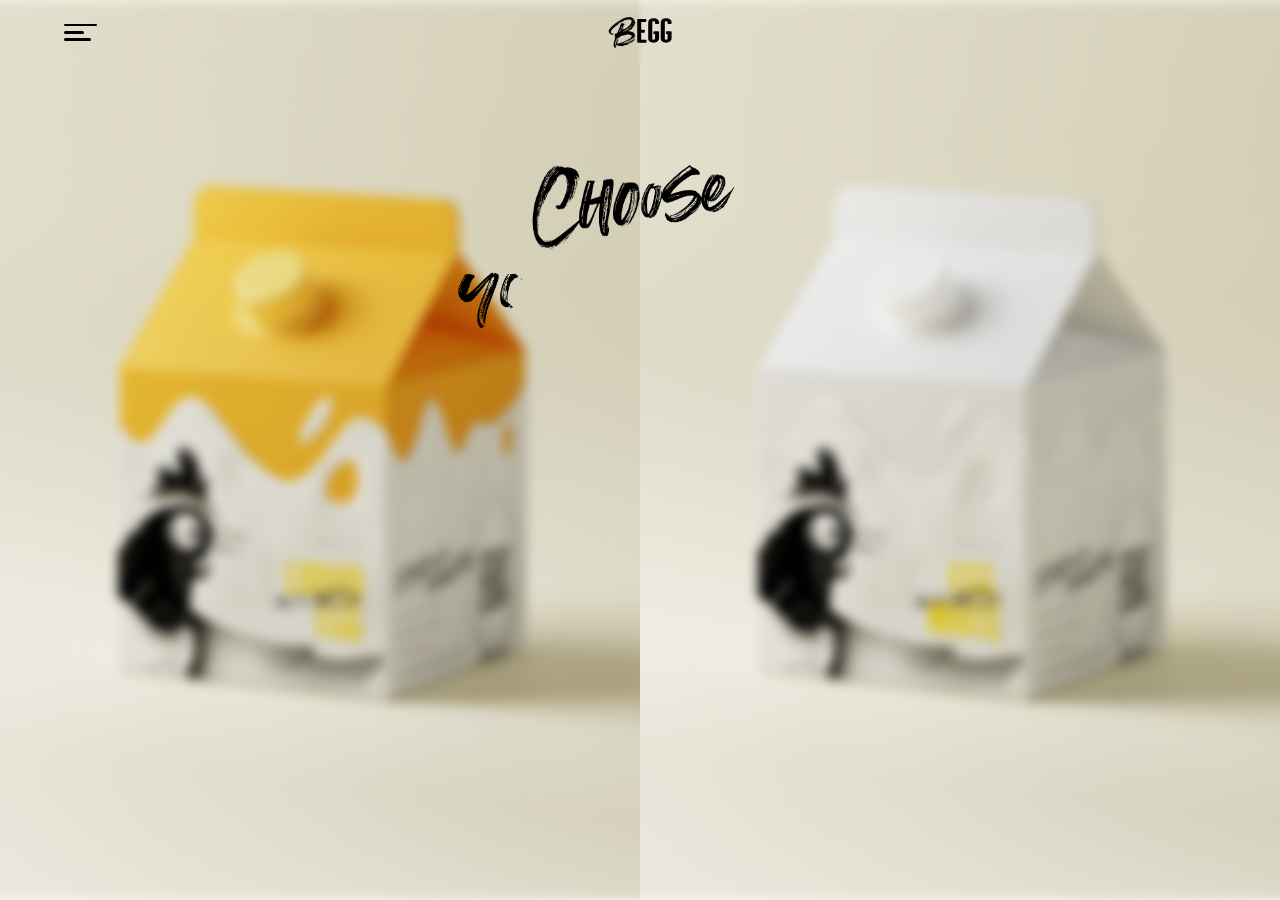
<file: products.html>
<!DOCTYPE html><!--  Last Published: Fri Sep 29 2023 10:23:35 GMT+0000 (Coordinated Universal Time)  -->
<html data-wf-page="64d498182b478e3c540130c1" data-wf-site="63c51f529f1b455b17d194fb">
<head>
  <meta charset="utf-8">
  <title>BEGG | Versatile Liquid Egg Products - Our Range of Products</title>
  <meta content="Our wide range of liquid egg products offers a versatile and convenient solution for anyone looking to add high-quality protein to their diet. From whole egg to egg whites and yolks, our products are available in both fresh and frozen formats, making them a great choice for busy professionals, chefs, and food manufacturers. Explore our selection of liquid egg products today at Begg." name="description">
  <meta content="BEGG | Versatile Liquid Egg Products - Our Range of Products" property="og:title">
  <meta content="Our wide range of liquid egg products offers a versatile and convenient solution for anyone looking to add high-quality protein to their diet. From whole egg to egg whites and yolks, our products are available in both fresh and frozen formats, making them a great choice for busy professionals, chefs, and food manufacturers. Explore our selection of liquid egg products today at Begg." property="og:description">
  <meta content="images/sharing.png" property="og:image">
  <meta content="BEGG | Versatile Liquid Egg Products - Our Range of Products" property="twitter:title">
  <meta content="Our wide range of liquid egg products offers a versatile and convenient solution for anyone looking to add high-quality protein to their diet. From whole egg to egg whites and yolks, our products are available in both fresh and frozen formats, making them a great choice for busy professionals, chefs, and food manufacturers. Explore our selection of liquid egg products today at Begg." property="twitter:description">
  <meta content="images/sharing.png" property="twitter:image">
  <meta property="og:type" content="website">
  <meta content="summary_large_image" name="twitter:card">
  <meta content="width=device-width, initial-scale=1" name="viewport">
  <link href="css/normalize.css" rel="stylesheet" type="text/css">
  <link href="css/components.css" rel="stylesheet" type="text/css">
  <link href="css/begg.css" rel="stylesheet" type="text/css">
  <style>@media (min-width:992px) {html.w-mod-js:not(.w-mod-ix) [data-w-id="da07517a-ccd0-14f7-3430-d8cf87127932"] {-webkit-transform:translate3d(0, 0, 0) scale3d(1, 1, 1) rotateX(0) rotateY(0) rotateZ(0) skew(0, 0);-moz-transform:translate3d(0, 0, 0) scale3d(1, 1, 1) rotateX(0) rotateY(0) rotateZ(0) skew(0, 0);-ms-transform:translate3d(0, 0, 0) scale3d(1, 1, 1) rotateX(0) rotateY(0) rotateZ(0) skew(0, 0);transform:translate3d(0, 0, 0) scale3d(1, 1, 1) rotateX(0) rotateY(0) rotateZ(0) skew(0, 0);filter: blur(6px);}html.w-mod-js:not(.w-mod-ix) [data-w-id="9d24be0e-1115-67d3-eb9c-735187170875"] {-webkit-transform:translate3d(0, 30px, 0) scale3d(1, 1, 1) rotateX(0) rotateY(0) rotateZ(0) skew(0, 0);-moz-transform:translate3d(0, 30px, 0) scale3d(1, 1, 1) rotateX(0) rotateY(0) rotateZ(0) skew(0, 0);-ms-transform:translate3d(0, 30px, 0) scale3d(1, 1, 1) rotateX(0) rotateY(0) rotateZ(0) skew(0, 0);transform:translate3d(0, 30px, 0) scale3d(1, 1, 1) rotateX(0) rotateY(0) rotateZ(0) skew(0, 0);opacity:0;}html.w-mod-js:not(.w-mod-ix) [data-w-id="f34d4099-a660-0f56-6d9e-322de35d79da"] {-webkit-transform:translate3d(0, 0, 0) scale3d(1, 1, 1) rotateX(0) rotateY(0) rotateZ(0) skew(0, 0);-moz-transform:translate3d(0, 0, 0) scale3d(1, 1, 1) rotateX(0) rotateY(0) rotateZ(0) skew(0, 0);-ms-transform:translate3d(0, 0, 0) scale3d(1, 1, 1) rotateX(0) rotateY(0) rotateZ(0) skew(0, 0);transform:translate3d(0, 0, 0) scale3d(1, 1, 1) rotateX(0) rotateY(0) rotateZ(0) skew(0, 0);filter: blur(6px);}html.w-mod-js:not(.w-mod-ix) [data-w-id="aef0a053-16fc-40a4-2daa-2c7866dc7ffa"] {-webkit-transform:translate3d(0, 30px, 0) scale3d(1, 1, 1) rotateX(0) rotateY(0) rotateZ(0) skew(0, 0);-moz-transform:translate3d(0, 30px, 0) scale3d(1, 1, 1) rotateX(0) rotateY(0) rotateZ(0) skew(0, 0);-ms-transform:translate3d(0, 30px, 0) scale3d(1, 1, 1) rotateX(0) rotateY(0) rotateZ(0) skew(0, 0);transform:translate3d(0, 30px, 0) scale3d(1, 1, 1) rotateX(0) rotateY(0) rotateZ(0) skew(0, 0);opacity:0;}}</style>
  <script type="text/javascript">!function(o,c){var n=c.documentElement,t=" w-mod-";n.className+=t+"js",("ontouchstart"in o||o.DocumentTouch&&c instanceof DocumentTouch)&&(n.className+=t+"touch")}(window,document);</script>
  <link href="images/favicon.png" rel="shortcut icon" type="image/x-icon">
  <link href="images/webclip.png" rel="apple-touch-icon">
  <style>
.code_product a {
        color: #f4b30c !important;
        text-decoration: none;
    }
.navmenu_phone a {
        color: #191200 !important;
        text-decoration: none;
    }
</style>
  <!--  [Attributes by Finsweet] Disable scrolling  -->
  <script defer="" src="js/scrolldisable.js"></script>
  <style type="text/css">
      .image_47 {
        pointer-events:none; 
      }
    </style>
</head>
<body class="body">
  <div data-w-id="373c4cf4-ab6c-9935-dc3e-d6d85bd40a4e" class="nav_wrapper">
    <div class="container header">
      <div class="w-layout-grid grid">
        <a id="w-node-_373c4cf4-ab6c-9935-dc3e-d6d85bd40a51-5bd40a4e" data-w-id="373c4cf4-ab6c-9935-dc3e-d6d85bd40a51" href="#" class="menu_btn w-inline-block">
          <div class="div-block">
            <div class="line_1"></div>
            <div class="line_2"></div>
            <div class="line_3"></div>
          </div>
        </a>
        <a id="w-node-_373c4cf4-ab6c-9935-dc3e-d6d85bd40a56-5bd40a4e" href="index.html" class="w-inline-block"><img src="images/logo.svg" loading="eager" id="w-node-_373c4cf4-ab6c-9935-dc3e-d6d85bd40a57-5bd40a4e" alt="" class="image"></a>
      </div>
    </div>
  </div>
  <div fs-scrolldisable-element="when-visible" class="modal_wrapper">
    <div id="w-node-_2aa7b466-cd41-52d4-7ff9-9c644bf3260c-60e3bfa7" class="menu_content_wrap">
      <div class="menu_container">
        <a id="w-node-de72fa95-a835-933e-d123-2ff860e3bfaa-60e3bfa7" data-w-id="de72fa95-a835-933e-d123-2ff860e3bfaa" href="#" class="close_btn w-inline-block">
          <div class="cross_line_1"></div>
          <div class="cross_line_2"></div>
        </a>
        <div id="w-node-_2733a877-4f9a-a62d-1fb6-985404565c5b-60e3bfa7" data-w-id="2733a877-4f9a-a62d-1fb6-985404565c5b" class="div-block-92">
          <a id="w-node-de72fa95-a835-933e-d123-2ff860e3bfad-60e3bfa7" data-w-id="de72fa95-a835-933e-d123-2ff860e3bfad" href="index.html" class="menu_title _1 w-inline-block">
            <div>home</div>
          </a>
          <a id="w-node-_65c65362-0790-0707-70e4-07324cddb61c-60e3bfa7" data-w-id="65c65362-0790-0707-70e4-07324cddb61c" href="about.html" class="menu_title _2 w-inline-block">
            <div>ABOUT</div>
          </a>
          <a id="w-node-de72fa95-a835-933e-d123-2ff860e3bfb0-60e3bfa7" data-w-id="de72fa95-a835-933e-d123-2ff860e3bfb0" href="products.html" aria-current="page" class="menu_title _3 w-inline-block w--current">
            <div id="w-node-de72fa95-a835-933e-d123-2ff860e3bfb1-60e3bfa7">PRODUCTS</div>
          </a>
          <a id="w-node-de72fa95-a835-933e-d123-2ff860e3bfb3-60e3bfa7" data-w-id="de72fa95-a835-933e-d123-2ff860e3bfb3" href="recipes.html" class="menu_title _4 w-inline-block">
            <div id="w-node-de72fa95-a835-933e-d123-2ff860e3bfb4-60e3bfa7">RECIPES</div>
          </a>
        </div>
      </div>
      <div class="div-block-86">
        <div class="w-layout-grid grid-11">
          <div id="w-node-a38b1625-a9d9-0c88-bcef-2d1b1f304138-60e3bfa7" class="div-block-88">
            <div id="w-node-_030f618d-6d2e-e5e8-9708-aa4ee490779e-60e3bfa7" class="div-block-87">
              <div class="navmenu_phone">Beateneggs@world.com<br>+30 110 3712 437</div>
            </div>
            <div id="w-node-b09d1196-86df-20a9-f10d-0024c2964304-60e3bfa7">
              <div id="w-node-_86100442-ff3e-6393-7c24-ecb1ba2217d8-60e3bfa7" class="body_14">3517 W. Gray St. Utica,<br>Pennsylvania 57867</div>
            </div>
          </div>
        </div>
      </div>
    </div>
    <div data-preserve-aspect-ratio="xMidYMid slice" data-is-ix2-target="1" class="image_wrapper" data-w-id="d1deb98c-64b7-e467-ee68-be7f7b316ff5" data-animation-type="lottie" data-src="documents/menu_original.mp4.lottie.json" data-loop="0" data-direction="1" data-autoplay="0" data-renderer="svg" data-default-duration="2.0689655172413794" data-duration="0"></div>
  </div>
  <div class="sections_wrapper">
    <div data-w-id="115d0d4a-3ae9-ad44-3e51-dcac712db242" class="image_47" data-animation-type="lottie" data-src="documents/choose-your-fighter.json" data-loop="0" data-direction="1" data-autoplay="1" data-is-ix2-target="0" data-renderer="svg" data-default-duration="2.533333333333333" data-duration="0"></div>
    <div class="hero_section horizontal">
      <div data-w-id="b53967dc-f988-53d7-7e6e-60e1b28e7744" style="opacity:0" class="column_50"><img src="images/product_1_new.png" loading="eager" sizes="(max-width: 767px) 100vw, (max-width: 991px) 606.3125px, 100vw" data-w-id="da07517a-ccd0-14f7-3430-d8cf87127932" alt="" srcset="images/product_1_new-p-500.png 500w, images/product_1_new-p-800.png 800w, images/product_1_new-p-1080.png 1080w, images/product_1_new-p-1600.png 1600w, images/product_1_new.png 1920w" class="product_img">
        <div data-w-id="9d24be0e-1115-67d3-eb9c-735187170875" class="btn_wrapper">
          <a href="product-1.html" class="cta_black w-inline-block">
            <div>check product</div>
          </a>
        </div>
      </div>
      <div data-w-id="ddfe69ae-d8fa-3254-1120-05b55da30a97" style="opacity:0" class="column_50"><img src="images/product_2_new.png" loading="eager" sizes="(max-width: 767px) 100vw, (max-width: 991px) 606.3125px, 100vw" data-w-id="f34d4099-a660-0f56-6d9e-322de35d79da" alt="" srcset="images/product_2_new-p-500.png 500w, images/product_2_new-p-800.png 800w, images/product_2_new-p-1080.png 1080w, images/product_2_new.png 1920w" class="product_img">
        <div data-w-id="aef0a053-16fc-40a4-2daa-2c7866dc7ffa" class="btn_wrapper">
          <a href="product-2.html" class="cta_black w-inline-block">
            <div>check product</div>
          </a>
        </div>
      </div>
    </div>
  </div>
  <div fs-scrolldisable-element="when-visible" style="display:flex" class="pre_load_pages"></div>
  <script src="js/jquery-3.5.1.min.js" type="text/javascript"></script>
  <script src="js/begg.js" type="text/javascript"></script>
  <script>
window.onbeforeunload = function () {
window.scrollTo(0,0);
};
  </script>
</body>
</html>
</file>
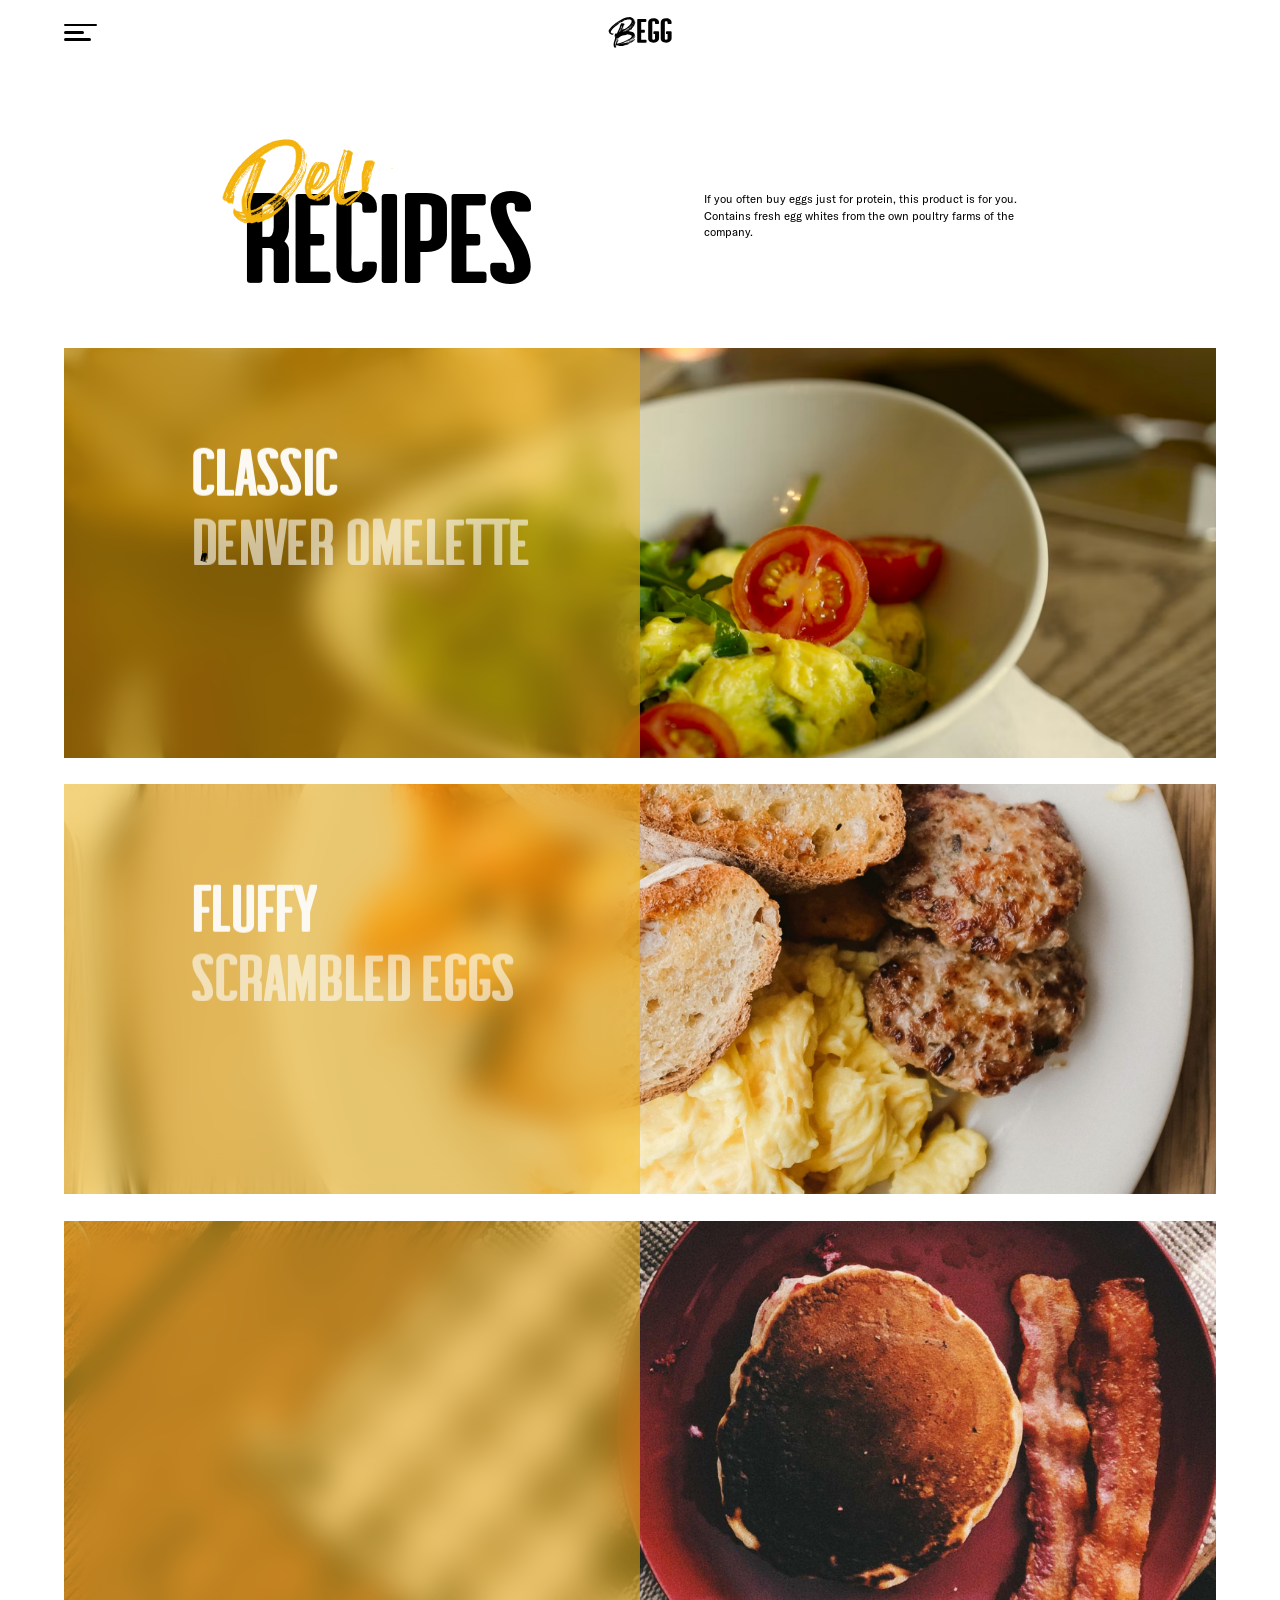
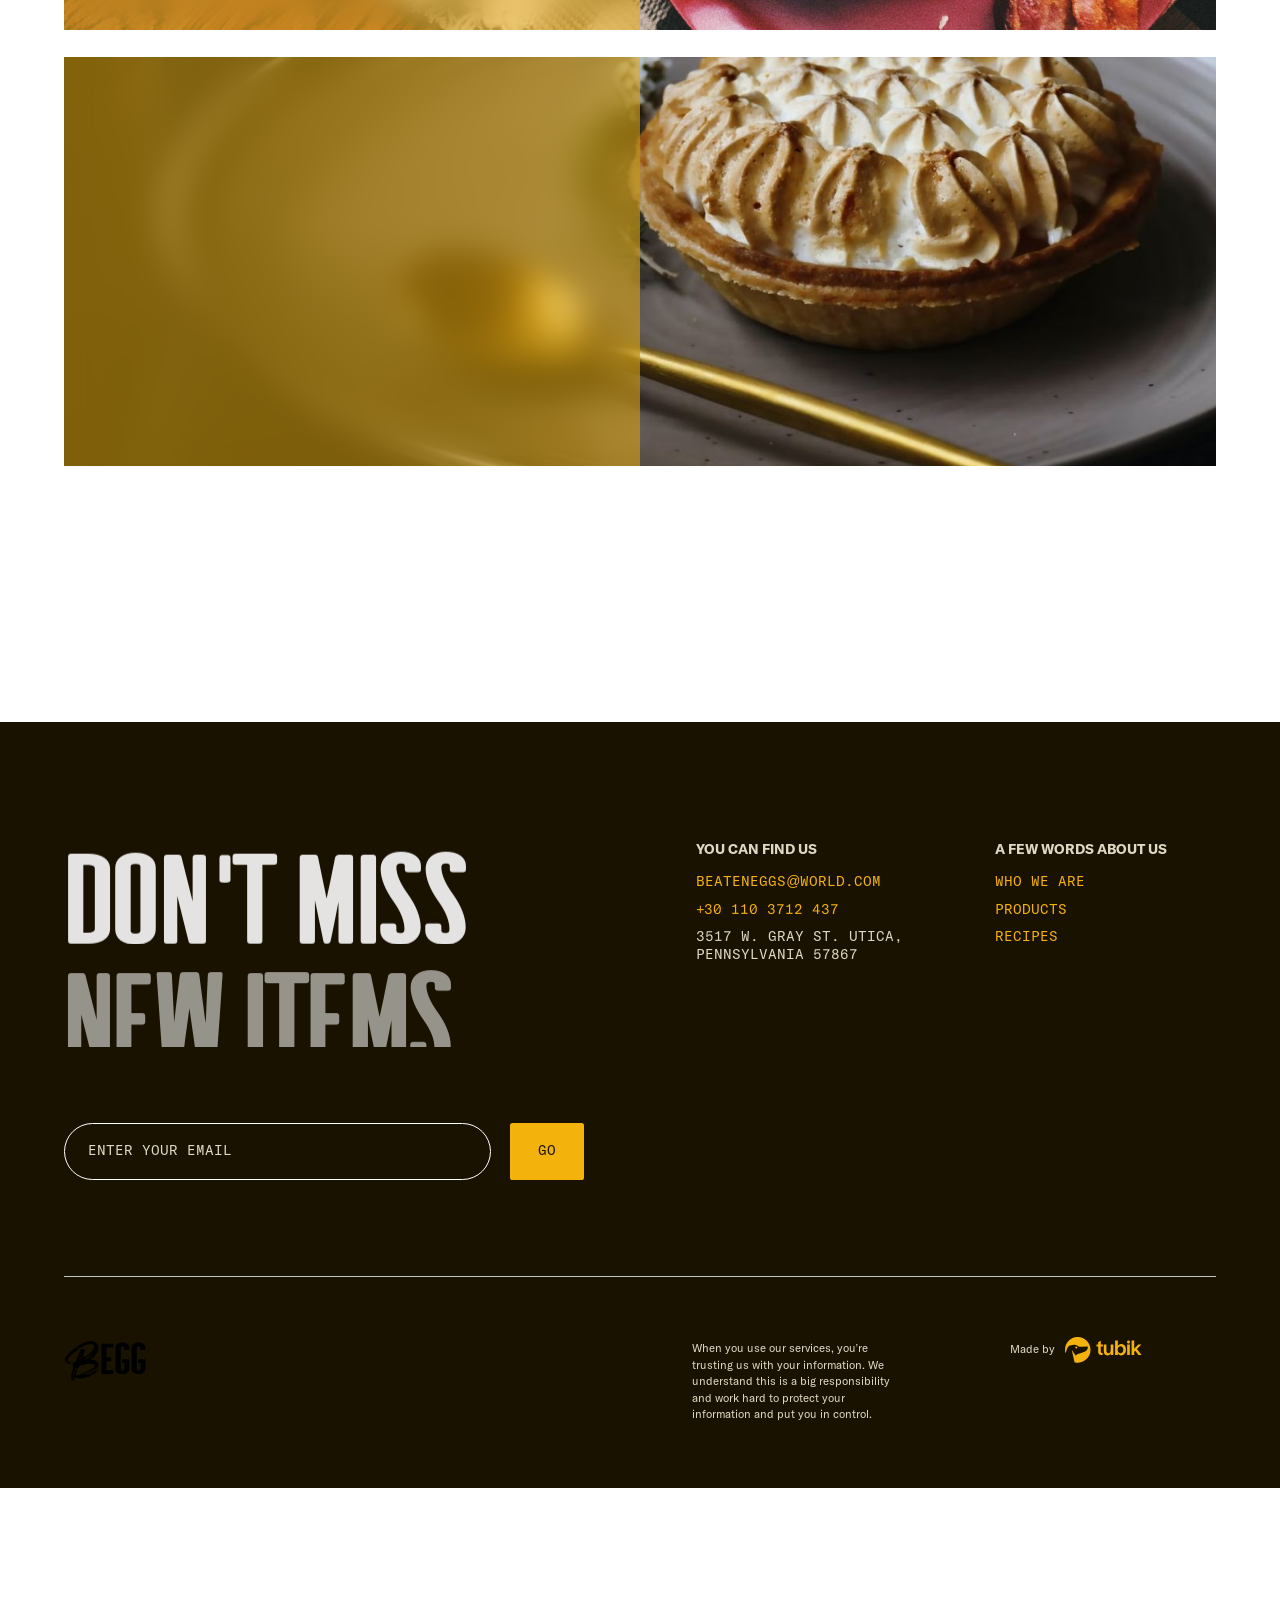
<file: recipes.html>
<!DOCTYPE html><!--  Last Published: Fri Sep 29 2023 10:23:35 GMT+0000 (Coordinated Universal Time)  -->
<html data-wf-page="64d498182b478e3c540130c3" data-wf-site="63c51f529f1b455b17d194fb">
<head>
    <meta charset="utf-8">
    <title>BEGG | Explore Culinary Creations with Our Liquid Egg Products</title>
    <meta content="Our wide range of liquid egg products offers a versatile and convenient solution for anyone looking to add high-quality protein to their diet. From whole egg to egg whites and yolks, our products are available in both fresh and frozen formats, making them a great choice for busy professionals, chefs, and food manufacturers. Explore our selection of liquid egg products today at Begg." name="description">
    <meta content="BEGG | Explore Culinary Creations with Our Liquid Egg Products" property="og:title">
    <meta content="Our wide range of liquid egg products offers a versatile and convenient solution for anyone looking to add high-quality protein to their diet. From whole egg to egg whites and yolks, our products are available in both fresh and frozen formats, making them a great choice for busy professionals, chefs, and food manufacturers. Explore our selection of liquid egg products today at Begg." property="og:description">
    <meta content="images/sharing.png" property="og:image">
    <meta content="BEGG | Explore Culinary Creations with Our Liquid Egg Products" property="twitter:title">
    <meta content="Our wide range of liquid egg products offers a versatile and convenient solution for anyone looking to add high-quality protein to their diet. From whole egg to egg whites and yolks, our products are available in both fresh and frozen formats, making them a great choice for busy professionals, chefs, and food manufacturers. Explore our selection of liquid egg products today at Begg." property="twitter:description">
    <meta content="images/sharing.png" property="twitter:image">
    <meta property="og:type" content="website">
    <meta content="summary_large_image" name="twitter:card">
    <meta content="width=device-width, initial-scale=1" name="viewport">
    <link href="css/normalize.css" rel="stylesheet" type="text/css">
    <link href="css/components.css" rel="stylesheet" type="text/css">
    <link href="css/begg.css" rel="stylesheet" type="text/css">
    <script type="text/javascript">!function(o,c){var n=c.documentElement,t=" w-mod-";n.className+=t+"js",("ontouchstart"in o||o.DocumentTouch&&c instanceof DocumentTouch)&&(n.className+=t+"touch")}(window,document);</script>
    <link href="images/favicon.png" rel="shortcut icon" type="image/x-icon">
    <link href="images/webclip.png" rel="apple-touch-icon">
    <style>
        .code_product a {
            color: #f4b30c !important;
            text-decoration: none;
        }
        .navmenu_phone a {
            color: #191200 !important;
            text-decoration: none;
        }
    </style>
    <!--  [Attributes by Finsweet] Disable scrolling  -->
    <script defer="" src="js/scrolldisable.js"></script>
</head>
<body class="body">
<div fs-scrolldisable-element="when-visible" class="modal_wrapper">
    <div id="w-node-_2aa7b466-cd41-52d4-7ff9-9c644bf3260c-60e3bfa7" class="menu_content_wrap">
        <div class="menu_container"><a id="w-node-de72fa95-a835-933e-d123-2ff860e3bfaa-60e3bfa7"
                                       data-w-id="de72fa95-a835-933e-d123-2ff860e3bfaa" href="#"
                                       class="close_btn w-inline-block">
            <div class="cross_line_1"></div>
            <div class="cross_line_2"></div>
        </a>
            <div id="w-node-_2733a877-4f9a-a62d-1fb6-985404565c5b-60e3bfa7"
                 data-w-id="2733a877-4f9a-a62d-1fb6-985404565c5b" class="div-block-92"><a
                    id="w-node-de72fa95-a835-933e-d123-2ff860e3bfad-60e3bfa7"
                    data-w-id="de72fa95-a835-933e-d123-2ff860e3bfad" href="index.html" class="menu_title _1 w-inline-block">
                <div>home</div>
            </a><a id="w-node-_65c65362-0790-0707-70e4-07324cddb61c-60e3bfa7"
                   data-w-id="65c65362-0790-0707-70e4-07324cddb61c" href="about.html" class="menu_title _2 w-inline-block">
                <div>ABOUT</div>
            </a><a id="w-node-de72fa95-a835-933e-d123-2ff860e3bfb0-60e3bfa7"
                   data-w-id="de72fa95-a835-933e-d123-2ff860e3bfb0" href="products.html"
                   class="menu_title _3 w-inline-block">
                <div id="w-node-de72fa95-a835-933e-d123-2ff860e3bfb1-60e3bfa7">PRODUCTS</div>
            </a><a id="w-node-de72fa95-a835-933e-d123-2ff860e3bfb3-60e3bfa7"
                   data-w-id="de72fa95-a835-933e-d123-2ff860e3bfb3" href="recipes.html" aria-current="page"
                   class="menu_title _4 w-inline-block w--current">
                <div id="w-node-de72fa95-a835-933e-d123-2ff860e3bfb4-60e3bfa7">RECIPES</div>
            </a></div>
        </div>
        <div class="div-block-86">
            <div class="w-layout-grid grid-11">
                <div id="w-node-a38b1625-a9d9-0c88-bcef-2d1b1f304138-60e3bfa7" class="div-block-88">
                    <div id="w-node-_030f618d-6d2e-e5e8-9708-aa4ee490779e-60e3bfa7" class="div-block-87">
                        <div class="navmenu_phone">Beateneggs@world.com<br/>+30 110 3712 437</div>
                    </div>
                    <div id="w-node-b09d1196-86df-20a9-f10d-0024c2964304-60e3bfa7">
                        <div id="w-node-_86100442-ff3e-6393-7c24-ecb1ba2217d8-60e3bfa7" class="body_14">3517 W. Gray St.
                            Utica,<br/>Pennsylvania 57867
                        </div>
                    </div>
                </div>
            </div>
        </div>
    </div>
    <div data-preserve-aspect-ratio="xMidYMid slice" data-is-ix2-target="1" class="image_wrapper"
         data-w-id="d1deb98c-64b7-e467-ee68-be7f7b316ff5" data-animation-type="lottie"
         data-src="documents/menu_original.mp4.lottie.json"
         data-loop="0" data-direction="1" data-autoplay="0" data-renderer="svg"
         data-default-duration="2.0689655172413794" data-duration="0"></div>
</div>
<div data-w-id="373c4cf4-ab6c-9935-dc3e-d6d85bd40a4e" class="nav_wrapper">
    <div class="container header">
        <div class="w-layout-grid grid"><a id="w-node-_373c4cf4-ab6c-9935-dc3e-d6d85bd40a51-5bd40a4e"
                                           data-w-id="373c4cf4-ab6c-9935-dc3e-d6d85bd40a51" href="#"
                                           class="menu_btn w-inline-block">
            <div class="div-block">
                <div class="line_1"></div>
                <div class="line_2"></div>
                <div class="line_3"></div>
            </div>
        </a><a id="w-node-_373c4cf4-ab6c-9935-dc3e-d6d85bd40a56-5bd40a4e" href="index.html" class="w-inline-block"><img
                src="images/logo.svg"
                loading="eager" id="w-node-_373c4cf4-ab6c-9935-dc3e-d6d85bd40a57-5bd40a4e" alt="" class="image"/></a>

        </div>
    </div>
</div>
<div class="sections_wrapper overflow_display">
    <div class="recipes_section">
        <div class="div-block-89">
            <div class="container">
                <div class="div-block-50">
                    <div id="w-node-_1a83d296-34e7-2102-6201-c0aee0731c7a-540130c3" class="div-block-51">
                        <div class="h1_mask"><h1 data-w-id="ce4a7ba6-8653-af65-519b-242f7805a168"
                                                 style="opacity:0;-webkit-transform:translate3d(0, 100%, 0) scale3d(1, 1, 1) rotateX(0) rotateY(0) rotateZ(0) skew(0, 0);-moz-transform:translate3d(0, 100%, 0) scale3d(1, 1, 1) rotateX(0) rotateY(0) rotateZ(0) skew(0, 0);-ms-transform:translate3d(0, 100%, 0) scale3d(1, 1, 1) rotateX(0) rotateY(0) rotateZ(0) skew(0, 0);transform:translate3d(0, 100%, 0) scale3d(1, 1, 1) rotateX(0) rotateY(0) rotateZ(0) skew(0, 0)"
                                                 class="h1_black">Recipes</h1></div>
                        <div data-is-ix2-target="1" class="image-43" data-w-id="3b27e2f7-ea7d-89ea-8dd1-796e30abb75a"
                             data-animation-type="lottie"
                             data-src="documents/Delicious.json"
                             data-loop="0" data-direction="1" data-autoplay="0" data-renderer="svg"
                             data-default-duration="1.85" data-duration="0" data-ix2-initial-state="0"></div>
                    </div>
                    <div id="w-node-_4ffacc6d-d7d1-61b8-018f-fb3b738273aa-540130c3"
                         data-w-id="4ffacc6d-d7d1-61b8-018f-fb3b738273aa"
                         style="-webkit-transform:translate3d(0, 3vw, 0) scale3d(1, 1, 1) rotateX(0) rotateY(0) rotateZ(0) skew(0, 0);-moz-transform:translate3d(0, 3vw, 0) scale3d(1, 1, 1) rotateX(0) rotateY(0) rotateZ(0) skew(0, 0);-ms-transform:translate3d(0, 3vw, 0) scale3d(1, 1, 1) rotateX(0) rotateY(0) rotateZ(0) skew(0, 0);transform:translate3d(0, 3vw, 0) scale3d(1, 1, 1) rotateX(0) rotateY(0) rotateZ(0) skew(0, 0);opacity:0">
                        If you often buy eggs just for protein, this product is for you. Contains fresh egg whites from
                        the own poultry farms of the company.
                    </div>
                </div>
            </div>
            <div data-w-id="092c2369-778d-628a-0d5c-f7bd84aaa093" style="opacity:0"
                 class="collection-list-wrapper w-dyn-list">
                <div role="list" class="collection-list w-dyn-items">
                    <div data-w-id="092c2369-778d-628a-0d5c-f7bd84aaa095" role="listitem"
                         class="collection-item w-dyn-item">
                        <div class="recipe_wrap"><img loading="eager" alt=""
                                                      src="images/64a2d37ccfbfd116a5b2ddda_CLASSIC DENVER OMELETTE-compressed.jpg"
                                                      sizes="(max-width: 991px) 90vw, 99vw"
                                                      class="recipe_img"/>
                            <div class="hover_panel">
                                <div class="div-block-53">
                                    <div class="div-block-52">
                                        <div style="display:none" class="image-44 w-embed w-script">
                                            <script src="js/lottie-player.js"></script>

                                            <lottie-player
                                                    autoplay


                                                    mode="normal"
                                                    src="documents/Breakfast-1.json"
                                            >
                                            </lottie-player>
                                        </div>
                                        <div class="div-block-80">
                                            <div class="h1_mask">
                                                <div style="-webkit-transform:translate3d(0, 100%, 0) scale3d(1, 1, 1) rotateX(0) rotateY(0) rotateZ(0) skew(0, 0);-moz-transform:translate3d(0, 100%, 0) scale3d(1, 1, 1) rotateX(0) rotateY(0) rotateZ(0) skew(0, 0);-ms-transform:translate3d(0, 100%, 0) scale3d(1, 1, 1) rotateX(0) rotateY(0) rotateZ(0) skew(0, 0);transform:translate3d(0, 100%, 0) scale3d(1, 1, 1) rotateX(0) rotateY(0) rotateZ(0) skew(0, 0)"
                                                     class="recipe _1 w-richtext"><h3>CLASSIC<br/></h3></div>
                                            </div>
                                            <div class="h1_mask">
                                                <div style="opacity:0;-webkit-transform:translate3d(0, 100%, 0) scale3d(1, 1, 1) rotateX(0) rotateY(0) rotateZ(0) skew(0, 0);-moz-transform:translate3d(0, 100%, 0) scale3d(1, 1, 1) rotateX(0) rotateY(0) rotateZ(0) skew(0, 0);-ms-transform:translate3d(0, 100%, 0) scale3d(1, 1, 1) rotateX(0) rotateY(0) rotateZ(0) skew(0, 0);transform:translate3d(0, 100%, 0) scale3d(1, 1, 1) rotateX(0) rotateY(0) rotateZ(0) skew(0, 0)"
                                                     class="recipe _2 w-richtext"><h3>DENVER OMELETTE</h3></div>
                                            </div>
                                        </div>
                                    </div>
                                    <a id="w-node-_63b62091-5e77-1f11-ce31-f86ee81a4a6f-540130c3"
                                       style="opacity:0;-webkit-transform:translate3d(0, 25%, 0) scale3d(1, 1, 1) rotateX(0) rotateY(0) rotateZ(0) skew(0, 0);-moz-transform:translate3d(0, 25%, 0) scale3d(1, 1, 1) rotateX(0) rotateY(0) rotateZ(0) skew(0, 0);-ms-transform:translate3d(0, 25%, 0) scale3d(1, 1, 1) rotateX(0) rotateY(0) rotateZ(0) skew(0, 0);transform:translate3d(0, 25%, 0) scale3d(1, 1, 1) rotateX(0) rotateY(0) rotateZ(0) skew(0, 0)"
                                       href="recipes/classic-denver-omelette.html" class="cta_black auto w-button">Try the
                                        recipe</a></div>
                            </div>
                        </div>
                    </div>
                    <div data-w-id="092c2369-778d-628a-0d5c-f7bd84aaa095" role="listitem"
                         class="collection-item w-dyn-item">
                        <div class="recipe_wrap"><img loading="eager" alt=""
                                                      src="images/64a2d3860bef9683d661a333_Fluffy  Scrambled Eggs-compressed (1).jpg"
                                                      sizes="(max-width: 991px) 90vw, 99vw"
                                                      class="recipe_img"/>
                            <div class="hover_panel">
                                <div class="div-block-53">
                                    <div class="div-block-52">
                                        <div style="display:none" class="image-44 w-embed w-script">
                                            <script src="js/lottie-player.js"></script>

                                            <lottie-player
                                                    autoplay


                                                    mode="normal"
                                                    src="documents/Breakfast-1.json"
                                            >
                                            </lottie-player>
                                        </div>
                                        <div class="div-block-80">
                                            <div class="h1_mask">
                                                <div style="-webkit-transform:translate3d(0, 100%, 0) scale3d(1, 1, 1) rotateX(0) rotateY(0) rotateZ(0) skew(0, 0);-moz-transform:translate3d(0, 100%, 0) scale3d(1, 1, 1) rotateX(0) rotateY(0) rotateZ(0) skew(0, 0);-ms-transform:translate3d(0, 100%, 0) scale3d(1, 1, 1) rotateX(0) rotateY(0) rotateZ(0) skew(0, 0);transform:translate3d(0, 100%, 0) scale3d(1, 1, 1) rotateX(0) rotateY(0) rotateZ(0) skew(0, 0)"
                                                     class="recipe _1 w-richtext"><h3>Fluffy</h3></div>
                                            </div>
                                            <div class="h1_mask">
                                                <div style="opacity:0;-webkit-transform:translate3d(0, 100%, 0) scale3d(1, 1, 1) rotateX(0) rotateY(0) rotateZ(0) skew(0, 0);-moz-transform:translate3d(0, 100%, 0) scale3d(1, 1, 1) rotateX(0) rotateY(0) rotateZ(0) skew(0, 0);-ms-transform:translate3d(0, 100%, 0) scale3d(1, 1, 1) rotateX(0) rotateY(0) rotateZ(0) skew(0, 0);transform:translate3d(0, 100%, 0) scale3d(1, 1, 1) rotateX(0) rotateY(0) rotateZ(0) skew(0, 0)"
                                                     class="recipe _2 w-richtext"><h3>Scrambled Eggs</h3></div>
                                            </div>
                                        </div>
                                    </div>
                                    <a id="w-node-_63b62091-5e77-1f11-ce31-f86ee81a4a6f-540130c3"
                                       style="opacity:0;-webkit-transform:translate3d(0, 25%, 0) scale3d(1, 1, 1) rotateX(0) rotateY(0) rotateZ(0) skew(0, 0);-moz-transform:translate3d(0, 25%, 0) scale3d(1, 1, 1) rotateX(0) rotateY(0) rotateZ(0) skew(0, 0);-ms-transform:translate3d(0, 25%, 0) scale3d(1, 1, 1) rotateX(0) rotateY(0) rotateZ(0) skew(0, 0);transform:translate3d(0, 25%, 0) scale3d(1, 1, 1) rotateX(0) rotateY(0) rotateZ(0) skew(0, 0)"
                                       href="recipes/fluffy-scrambled-eggs.html" class="cta_black auto w-button">Try the
                                        recipe</a></div>
                            </div>
                        </div>
                    </div>
                    <div data-w-id="092c2369-778d-628a-0d5c-f7bd84aaa095" role="listitem"
                         class="collection-item w-dyn-item">
                        <div class="recipe_wrap"><img loading="eager" alt=""
                                                      src="images/64a2d38e11ceebb26de0257f_Egg Pancakes-compressed.jpg"
                                                      sizes="(max-width: 991px) 90vw, 99vw"
                                                      class="recipe_img"/>
                            <div class="hover_panel">
                                <div class="div-block-53">
                                    <div class="div-block-52">
                                        <div style="display:none" class="image-44 w-embed w-script">
                                            <script src="js/lottie-player.js"></script>

                                            <lottie-player
                                                    autoplay


                                                    mode="normal"
                                                    src="documents/Baking.json"
                                            >
                                            </lottie-player>
                                        </div>
                                        <div class="div-block-80">
                                            <div class="h1_mask">
                                                <div style="-webkit-transform:translate3d(0, 100%, 0) scale3d(1, 1, 1) rotateX(0) rotateY(0) rotateZ(0) skew(0, 0);-moz-transform:translate3d(0, 100%, 0) scale3d(1, 1, 1) rotateX(0) rotateY(0) rotateZ(0) skew(0, 0);-ms-transform:translate3d(0, 100%, 0) scale3d(1, 1, 1) rotateX(0) rotateY(0) rotateZ(0) skew(0, 0);transform:translate3d(0, 100%, 0) scale3d(1, 1, 1) rotateX(0) rotateY(0) rotateZ(0) skew(0, 0)"
                                                     class="recipe _1 w-richtext"><h3>Egg</h3></div>
                                            </div>
                                            <div class="h1_mask">
                                                <div style="opacity:0;-webkit-transform:translate3d(0, 100%, 0) scale3d(1, 1, 1) rotateX(0) rotateY(0) rotateZ(0) skew(0, 0);-moz-transform:translate3d(0, 100%, 0) scale3d(1, 1, 1) rotateX(0) rotateY(0) rotateZ(0) skew(0, 0);-ms-transform:translate3d(0, 100%, 0) scale3d(1, 1, 1) rotateX(0) rotateY(0) rotateZ(0) skew(0, 0);transform:translate3d(0, 100%, 0) scale3d(1, 1, 1) rotateX(0) rotateY(0) rotateZ(0) skew(0, 0)"
                                                     class="recipe _2 w-richtext"><h3>Pancakes</h3></div>
                                            </div>
                                        </div>
                                    </div>
                                    <a id="w-node-_63b62091-5e77-1f11-ce31-f86ee81a4a6f-540130c3"
                                       style="opacity:0;-webkit-transform:translate3d(0, 25%, 0) scale3d(1, 1, 1) rotateX(0) rotateY(0) rotateZ(0) skew(0, 0);-moz-transform:translate3d(0, 25%, 0) scale3d(1, 1, 1) rotateX(0) rotateY(0) rotateZ(0) skew(0, 0);-ms-transform:translate3d(0, 25%, 0) scale3d(1, 1, 1) rotateX(0) rotateY(0) rotateZ(0) skew(0, 0);transform:translate3d(0, 25%, 0) scale3d(1, 1, 1) rotateX(0) rotateY(0) rotateZ(0) skew(0, 0)"
                                       href="recipes/egg-pancakes.html" class="cta_black auto w-button">Try the recipe</a>
                                </div>
                            </div>
                        </div>
                    </div>
                    <div data-w-id="092c2369-778d-628a-0d5c-f7bd84aaa095" role="listitem"
                         class="collection-item w-dyn-item">
                        <div class="recipe_wrap"><img loading="eager" alt=""
                                                      src="images/64a2d3a25b9d6dd4d43d202e_CLASSIC DENVER OMELETTE-1-compressed.jpg"
                                                      sizes="(max-width: 991px) 90vw, 99vw"
                                                      srcset="images/64a2d3a25b9d6dd4d43d202e_CLASSIC%20DENVER%20OMELETTE-1-compressed-p-500.jpg 500w, images/64a2d3a25b9d6dd4d43d202e_CLASSIC%20DENVER%20OMELETTE-1-compressed-p-800.jpg 800w, images/64a2d3a25b9d6dd4d43d202e_CLASSIC%20DENVER%20OMELETTE-1-compressed-p-1080.jpg 1080w, images/64a2d3a25b9d6dd4d43d202e_CLASSIC%20DENVER%20OMELETTE-1-compressed-p-1600.jpg 1600w, images/64a2d3a25b9d6dd4d43d202e_CLASSIC%20DENVER%20OMELETTE-1-compressed-p-2000.jpg 2000w, images/64a2d3a25b9d6dd4d43d202e_CLASSIC%20DENVER%20OMELETTE-1-compressed-p-2600.jpg 2600w, images/64a2d3a25b9d6dd4d43d202e_CLASSIC%20DENVER%20OMELETTE-1-compressed-p-3200.jpg 3200w, images/64a2d3a25b9d6dd4d43d202e_CLASSIC%20DENVER%20OMELETTE-1-compressed.jpg 3444w"
                                                      class="recipe_img"/>
                            <div class="hover_panel">
                                <div class="div-block-53">
                                    <div class="div-block-52">
                                        <div style="display:none" class="image-44 w-embed w-script">
                                            <script src="js/lottie-player.js"></script>

                                            <lottie-player
                                                    autoplay


                                                    mode="normal"
                                                    src="documents/Cake.json"
                                            >
                                            </lottie-player>
                                        </div>
                                        <div class="div-block-80">
                                            <div class="h1_mask">
                                                <div style="-webkit-transform:translate3d(0, 100%, 0) scale3d(1, 1, 1) rotateX(0) rotateY(0) rotateZ(0) skew(0, 0);-moz-transform:translate3d(0, 100%, 0) scale3d(1, 1, 1) rotateX(0) rotateY(0) rotateZ(0) skew(0, 0);-ms-transform:translate3d(0, 100%, 0) scale3d(1, 1, 1) rotateX(0) rotateY(0) rotateZ(0) skew(0, 0);transform:translate3d(0, 100%, 0) scale3d(1, 1, 1) rotateX(0) rotateY(0) rotateZ(0) skew(0, 0)"
                                                     class="recipe _1 w-richtext"><h3>Ultimate<br/></h3></div>
                                            </div>
                                            <div class="h1_mask">
                                                <div style="opacity:0;-webkit-transform:translate3d(0, 100%, 0) scale3d(1, 1, 1) rotateX(0) rotateY(0) rotateZ(0) skew(0, 0);-moz-transform:translate3d(0, 100%, 0) scale3d(1, 1, 1) rotateX(0) rotateY(0) rotateZ(0) skew(0, 0);-ms-transform:translate3d(0, 100%, 0) scale3d(1, 1, 1) rotateX(0) rotateY(0) rotateZ(0) skew(0, 0);transform:translate3d(0, 100%, 0) scale3d(1, 1, 1) rotateX(0) rotateY(0) rotateZ(0) skew(0, 0)"
                                                     class="recipe _2 w-richtext"><h3>meringue</h3></div>
                                            </div>
                                        </div>
                                    </div>
                                    <a id="w-node-_63b62091-5e77-1f11-ce31-f86ee81a4a6f-540130c3"
                                       style="opacity:0;-webkit-transform:translate3d(0, 25%, 0) scale3d(1, 1, 1) rotateX(0) rotateY(0) rotateZ(0) skew(0, 0);-moz-transform:translate3d(0, 25%, 0) scale3d(1, 1, 1) rotateX(0) rotateY(0) rotateZ(0) skew(0, 0);-ms-transform:translate3d(0, 25%, 0) scale3d(1, 1, 1) rotateX(0) rotateY(0) rotateZ(0) skew(0, 0);transform:translate3d(0, 25%, 0) scale3d(1, 1, 1) rotateX(0) rotateY(0) rotateZ(0) skew(0, 0)"
                                       href="recipes/ultimate-meringue.html" class="cta_black auto w-button">Try the
                                        recipe</a></div>
                            </div>
                        </div>
                    </div>
                </div>
            </div>
        </div>
        <div class="spacer hide"></div>
    </div>
    <div data-w-id="3d90c3ae-2534-9e0a-a2b0-602b72bf9f18" class="footer-light">
        <div class="container _90_vw">
            <div class="w-layout-grid grid-2">
                <div id="w-node-_3d90c3ae-2534-9e0a-a2b0-602b72bf9f1b-72bf9f18" class="div-block-77">
                    <div class="h1_mask"><h1 id="w-node-_3d90c3ae-2534-9e0a-a2b0-602b72bf9f1d-72bf9f18"
                                             data-w-id="3d90c3ae-2534-9e0a-a2b0-602b72bf9f1d">Don&#x27;t miss<br/></h1>
                    </div>
                    <div class="h1_mask"><h1 data-w-id="3d90c3ae-2534-9e0a-a2b0-602b72bf9f21">new items</h1></div>
                </div>
                <div id="w-node-_3d90c3ae-2534-9e0a-a2b0-602b72bf9f23-72bf9f18" class="div-block-26">
                    <div class="form_wrapper">
                        <div class="footer-form w-form">
                            <form id="wf-form-Footer-Form" name="wf-form-Footer-Form" data-name="Footer Form"
                                  method="get" class="" data-wf-page-id="64d498182b478e3c540130c3"
                                  data-wf-element-id="3d90c3ae-2534-9e0a-a2b0-602b72bf9f26">
                                <div class="footer-form-block"><input type="email"
                                                                      class="footer-form-field w-node-_3d90c3ae-2534-9e0a-a2b0-602b72bf9f28-72bf9f18 w-input"
                                                                      maxlength="256" name="Footer-Email-2"
                                                                      data-name="Footer Email 2"
                                                                      aria-label="Get product updates"
                                                                      placeholder="Enter your email" id="Footer-Email-2"
                                                                      required=""/><input type="submit" value="go"
                                                                                          data-wait=""
                                                                                          id="w-node-_3d90c3ae-2534-9e0a-a2b0-602b72bf9f29-72bf9f18"
                                                                                          class="footer-form-submit w-button"/>
                                </div>
                            </form>
                            <div class="success-message-2 w-form-done">
                                <div class="text-block-2 light">Thank you!</div>
                                <div class="secondary">Your submission has been received!</div>
                            </div>
                            <div class="error-message w-form-fail">
                                <div>Oops! Something went wrong while submitting the form.</div>
                            </div>
                        </div>
                    </div>
                </div>
                <div id="w-node-_3d90c3ae-2534-9e0a-a2b0-602b72bf9f30-72bf9f18" class="footer_links_row">
                    <div class="links_block">
                        <div class="footer-title">you can find us</div>
                        <a href="mailto:Beateneggs@world.com" class="footer-link">Beateneggs@world.com</a><a
                            href="tel:+301103712437" class="footer-link">+30 110 3712 437</a>
                        <div id="w-node-_3d90c3ae-2534-9e0a-a2b0-602b72bf9f38-72bf9f18" class="body_22 beige">3517 W.
                            Gray St. Utica,<br/>Pennsylvania 57867
                        </div>
                    </div>
                    <div class="links_block">
                        <div class="footer-title">A few words about us</div>
                        <a href="about.html" class="footer-link">WHO WE ARE</a><a href="products.html" class="footer-link">products</a><a
                            href="recipes.html" aria-current="page" class="footer-link w--current">RECIPES</a></div>
                </div>
            </div>
            <div class="divider_footer"></div>
            <div class="grid-2-copy">
                <div id="w-node-_3d90c3ae-2534-9e0a-a2b0-602b72bf9f47-72bf9f18" class="footer-social-block-two"><a
                        href="index.html" class="w-inline-block"><img
                        src="images/logo.svg"
                        loading="eager" alt="" class="image-50"/></a></div>
                <div id="w-node-_3d90c3ae-2534-9e0a-a2b0-602b72bf9f4a-72bf9f18" class="div-block-28">
                    <div class="body_18_beige">When you use our services, you’re trusting us with your information. We
                        understand this is a big responsibility and work hard to protect your information and put you in
                        control.
                    </div>
                </div>
                <a id="w-node-_487ba154-1273-3e74-9af2-16ac36e5781e-72bf9f18" href="#"
                   class="link-block-2 w-inline-block">
                    <div class="body_18_beige">Made by</div>
                    <img src="images/1616eb564ea00e94bb450de67_tubik_logo-1-1.svg"
                         loading="lazy" alt="" class="image-53"/></a></div>
        </div>
    </div>
</div>
<div fs-scrolldisable-element="when-visible" style="opacity:1;display:flex" class="pre_load_pages"></div>
<div class="overlay-wrapper not_in_use">
    <div class="overlay-1"></div>
    <div class="overlay-2"></div>
    <div class="overlay-3"></div>
</div>
<script src="js/jquery-3.5.1.min.js" type="text/javascript"></script>
<script src="js/begg.js" type="text/javascript"></script>
<script>
    window.onbeforeunload = function () {
        window.scrollTo(0,0);
    };
</script>
<script>
    var Webflow = Webflow || [];
    Webflow.push(function() {
        window.addEventListener('resize', function() {
            
            window.Webflow.require("lottie").lottie.resize();
        });
    });
</script>
<script>
    var initialViewportWidth = window.innerWidth || document.documentElement.clientWidth;
    // portrait mobile viewport initial, any change refresh
    if (initialViewportWidth < 480) {
        window.addEventListener('resize', function () {
            newViewportWidth = window.innerWidth || document.documentElement.clientWidth;
            if (newViewportWidth > 479) {
                location.reload();
            }
        });
    }
// landscape mobile viewport initial, any change refresh
    else if (initialViewportWidth > 479 && initialViewportWidth < 768) {
        window.addEventListener('resize', function () {
            newViewportWidth = window.innerWidth || document.documentElement.clientWidth;
            if (newViewportWidth < 480 || newViewportWidth > 767) {
                location.reload();
            }
        });
    }
// tablet viewport initial, any change refresh
    else if (initialViewportWidth > 767 && initialViewportWidth < 992)  {
        window.addEventListener('resize', function () {
            newViewportWidth = window.innerWidth || document.documentElement.clientWidth;
            if (newViewportWidth < 768 || newViewportWidth > 991) {
                location.reload();
            }
        });
    }
// web viewport initial, any change refresh
    else if (initialViewportWidth > 991) {
        window.addEventListener('resize', function () {
            newViewportWidth = window.innerWidth || document.documentElement.clientWidth;
            if (newViewportWidth < 992) {
                location.reload();
            }
        });
    }
</script>
<script src="js/gsap.min.js"></script>
<script src="js/CustomEase.min.js"></script>
<script>
    // variables
    let customEase =
        "M0,0,C0,0,0.13,0.34,0.238,0.442,0.305,0.506,0.322,0.514,0.396,0.54,0.478,0.568,0.468,0.56,0.522,0.584,0.572,0.606,0.61,0.719,0.714,0.826,0.798,0.912,1,1,1,1";
    let counter = {
        value: 0
    };
    let loaderDuration = 1.5;
    // If not a first time visit in this tab
    if (sessionStorage.getItem("visited") !== null) {
        loaderDuration = 1.0;
        counter = {
            value: 85
        };
    }
    sessionStorage.setItem("visited", "true");
    function updateLoaderText() {
        let progress = Math.round(counter.value);
        $(".loader_number").text(progress);
    }
    function endLoaderAnimation() {
        $(".trigger").click();
    }
    let tl = gsap.timeline({
        onComplete: endLoaderAnimation
    });
    tl.to(counter, {
        value: 100,
        onUpdate: updateLoaderText,
        duration: loaderDuration,
        ease: CustomEase.create("custom", customEase)
    });
    tl.to(".loader_progress", {
        width: "100%",
        duration: loaderDuration,
        ease: CustomEase.create("custom", customEase)
    }, 0);
</script>
<script src="js/lenis.js"></script>
<script>
    const lenis = new Lenis({
        duration: 1.2,
        easing: (t) => Math.min(1, 1.001 - Math.pow(2, -10 * t)), 
        direction: 'vertical', // vertical, horizontal
        gestureDirection: 'vertical', // vertical, horizontal, both
        smooth: true,
        smoothTouch: false,
        touchMultiplier: 2,
        infinite: false,
    })
    //get scroll value
    
    function raf(time) {
        lenis.raf(time)
        requestAnimationFrame(raf)
    }
    // Grab all elements that have a "data-target" attribute
    const scrollButtons = document.querySelectorAll('[data-target]');
    // For each element, listen to a "click" event
    scrollButtons.forEach(button => {
        button.addEventListener('click', e => {
            e.preventDefault();
            // get the DOM element by the ID (data-target value)
            var target = button.dataset.target,
                $el = document.getElementById(target.replace('#', ''));
            // Use lenis.scrollTo() to scroll the page to the right element
            lenis.scrollTo($el, {
                offset: 0,
                immediate: false,
                duration: 3,
                easing: (x) => (x < 0.5 ? 4 * x * x * x : 1 - Math.pow(-2 * x + 2, 3) / 2), 
            });
        });
    });
    requestAnimationFrame(raf)
</script>
<script>
    $('.modal_wrapper').on('click', 'a', function() {
        $('.menu_title').triggerHandler('tap');
    });
</script>
<style>
    .error-message{
        display: none !important;
    }
</style>
<script type="text/javascript">
    var formElement = "form";
    const form = document.querySelector(formElement);
    if(form) {
        form.addEventListener("submit", function(e) {
            e.preventDefault();
            const inputs = form.querySelectorAll('input, textarea, select');

            inputs.forEach(input => {
                switch (input.type) {
                    case 'text':
                    case 'password':
                    case 'email':
                    case 'number':
                    case 'textarea':
                    case 'date':
                    case 'search':
                    case 'tel':
                    case 'url':
                        input.value = '';
                        break;
                    case 'checkbox':
                    case 'radio':
                        input.checked = false;
                        break;
                    case 'select-one':
                    case 'select-multiple':
                        input.selectedIndex = -1;
                        break;
                    default:
                        break;
                }
            });
            var email_form = form.querySelector('input[type="email"]');

            var data = {};  // Виправлення тут
            data['email'] = email_form.value;

            const formData = new URLSearchParams(data).toString(); // Виправлення тут

            fetch('/mail.php', {
                method: 'POST',
                headers: {
                    "Content-Type": "application/x-www-form-urlencoded;charset=UTF-8",
                },
                body: formData // Використовуйте formData тут
            })
                .then(response => response.json())
                .then(data => {
                    // Знаходимо елемент за класом .error-message і задаємо йому стиль display: none
                    var errorMessage = document.querySelector('.error-message');
                    if (errorMessage) {
                        errorMessage.style.display = 'none';
                    }

// Знаходимо елемент за класом .success-message-2 і задаємо йому стиль display: block
                    var successMessage = document.querySelector('.success-message-2');
                    if (successMessage) {
                        successMessage.style.display = 'block';
                        form.style.display = 'none';
                    }
                })
                .catch(error => {
                    // Знаходимо елемент за класом .error-message і задаємо йому стиль display: none
                    var errorMessage = document.querySelector('.error-message');
                    if (errorMessage) {
                        errorMessage.style.display = 'none';
                    }

// Знаходимо елемент за класом .success-message-2 і задаємо йому стиль display: block
                    var successMessage = document.querySelector('.success-message-2');
                    if (successMessage) {
                        successMessage.style.display = 'block';
                        form.style.display = 'none';
                    }
                });
        });
    }
</script>

</body>
</html>
</file>
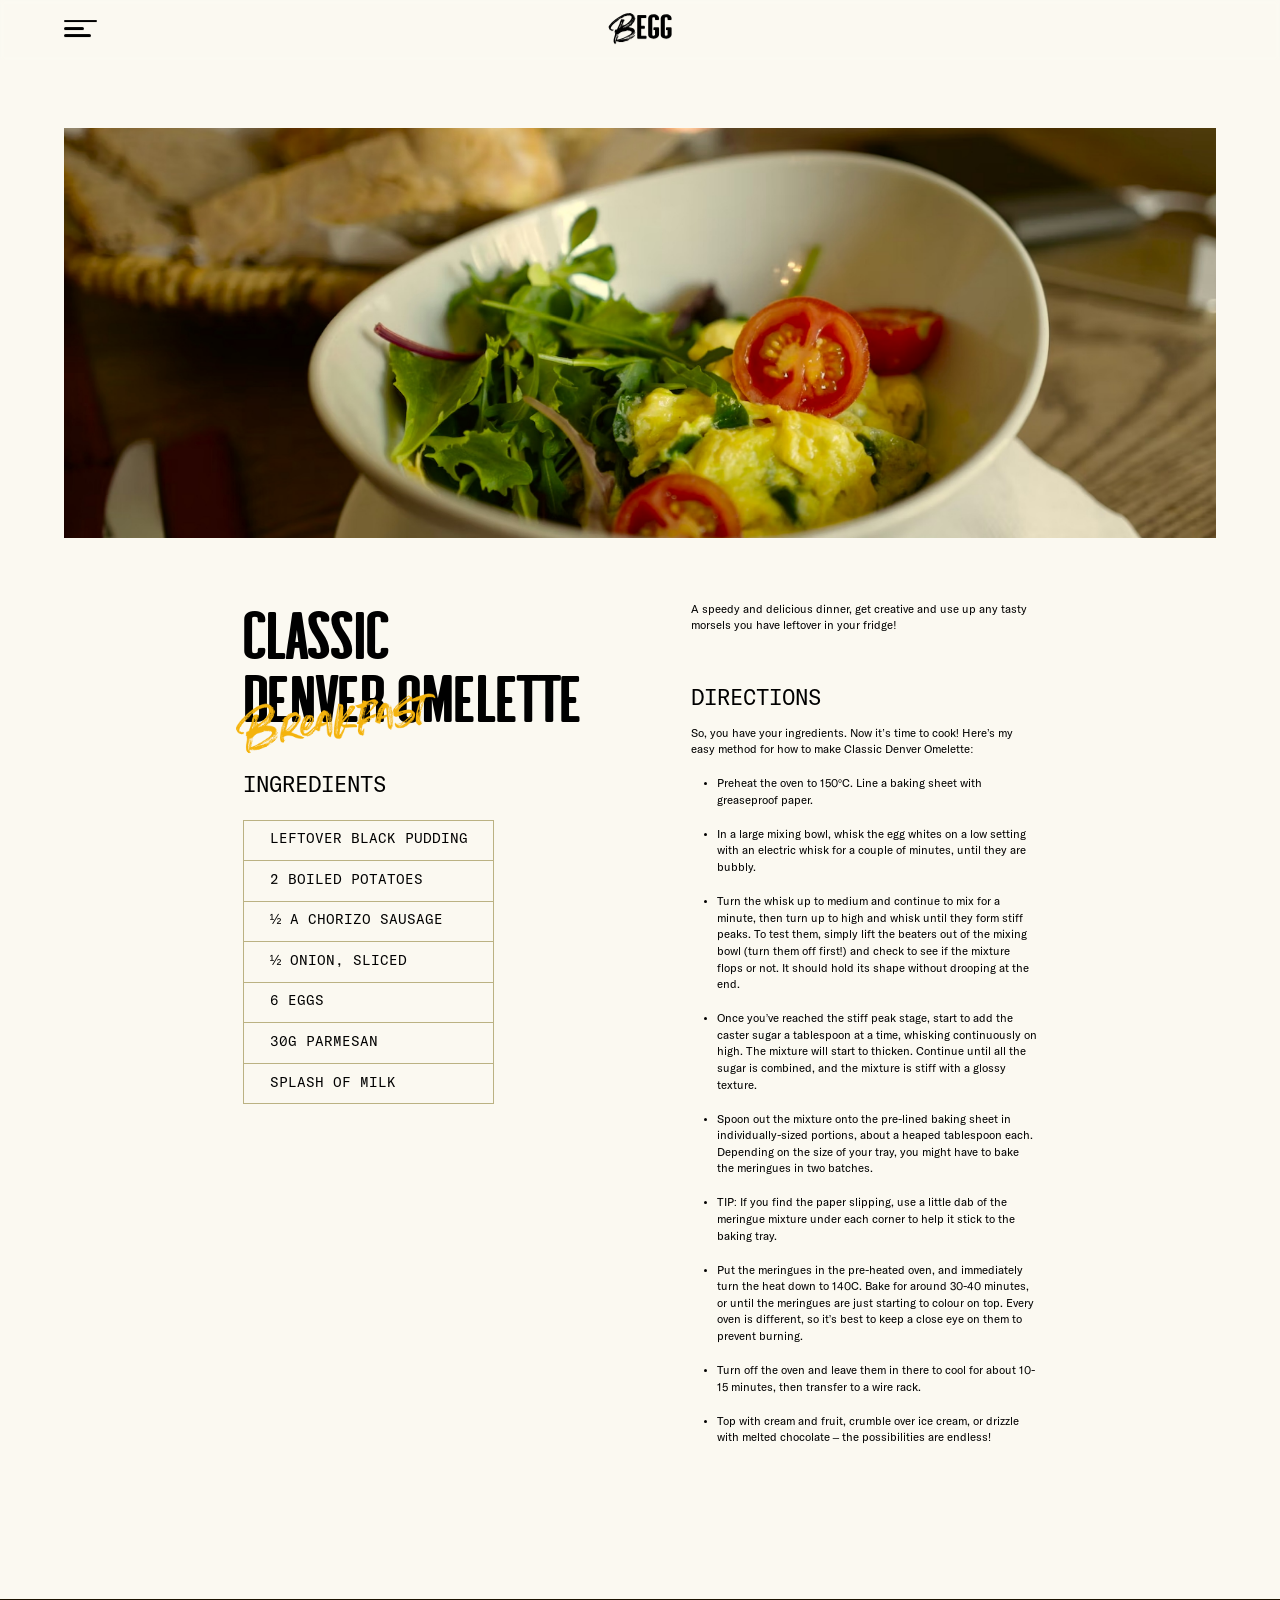
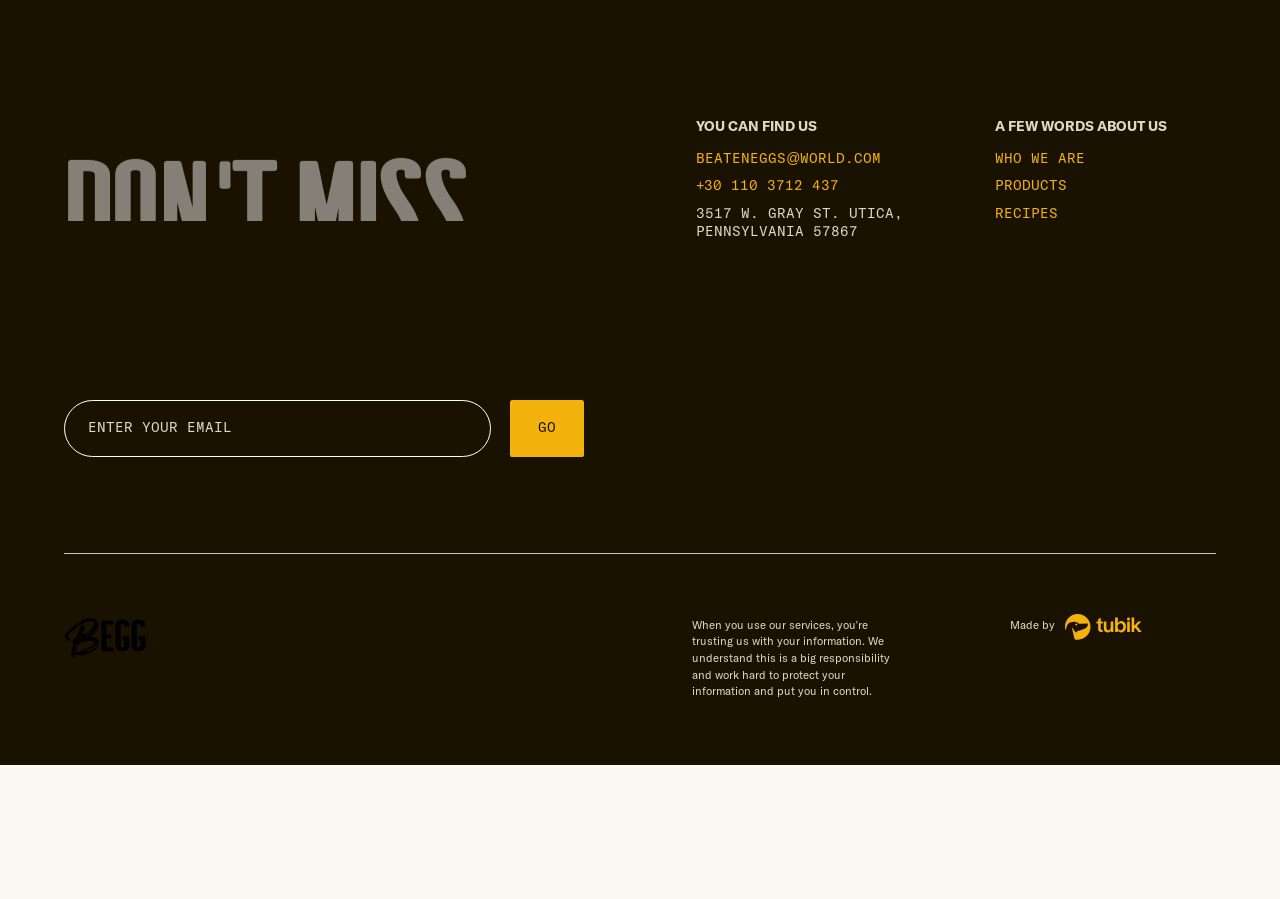
<file: recipes/classic-denver-omelette.html>
<!DOCTYPE html><!--  Last Published: Fri Sep 29 2023 10:23:35 GMT+0000 (Coordinated Universal Time)  -->
<html data-wf-page="64d498182b478e3c540130c3" data-wf-site="63c51f529f1b455b17d194fb">
<head>
    <meta charset="utf-8">
    <title>BEGG | Explore Culinary Creations with Our Liquid Egg Products</title>
    <meta content="Our wide range of liquid egg products offers a versatile and convenient solution for anyone looking to add high-quality protein to their diet. From whole egg to egg whites and yolks, our products are available in both fresh and frozen formats, making them a great choice for busy professionals, chefs, and food manufacturers. Explore our selection of liquid egg products today at Begg." name="description">
    <meta content="BEGG | Explore Culinary Creations with Our Liquid Egg Products" property="og:title">
    <meta content="Our wide range of liquid egg products offers a versatile and convenient solution for anyone looking to add high-quality protein to their diet. From whole egg to egg whites and yolks, our products are available in both fresh and frozen formats, making them a great choice for busy professionals, chefs, and food manufacturers. Explore our selection of liquid egg products today at Begg." property="og:description">
    <meta content="../images/sharing.png" property="og:image">
    <meta content="BEGG | Explore Culinary Creations with Our Liquid Egg Products" property="twitter:title">
    <meta content="Our wide range of liquid egg products offers a versatile and convenient solution for anyone looking to add high-quality protein to their diet. From whole egg to egg whites and yolks, our products are available in both fresh and frozen formats, making them a great choice for busy professionals, chefs, and food manufacturers. Explore our selection of liquid egg products today at Begg." property="twitter:description">
    <meta content="../images/sharing.png" property="twitter:image">
    <meta property="og:type" content="website">
    <meta content="summary_large_image" name="twitter:card">
    <meta content="width=device-width, initial-scale=1" name="viewport">
    <link href="../css/normalize.css" rel="stylesheet" type="text/css">
    <link href="../css/components.css" rel="stylesheet" type="text/css">
    <link href="../css/begg.css" rel="stylesheet" type="text/css">
    <script type="text/javascript">!function(o,c){var n=c.documentElement,t=" w-mod-";n.className+=t+"js",("ontouchstart"in o||o.DocumentTouch&&c instanceof DocumentTouch)&&(n.className+=t+"touch")}(window,document);</script>
    <link href="../images/favicon.png" rel="shortcut icon" type="image/x-icon">
    <link href="../images/webclip.png" rel="apple-touch-icon">
    <style>
        .code_product a {
            color: #f4b30c !important;
            text-decoration: none;
        }
        .navmenu_phone a {
            color: #191200 !important;
            text-decoration: none;
        }
    </style>
    <!--  [Attributes by Finsweet] Disable scrolling  -->
    <script defer="" src="../js/scrolldisable.js"></script>
</head>
<body class="body">
<div fs-scrolldisable-element="when-visible" class="modal_wrapper">
    <div id="w-node-_2aa7b466-cd41-52d4-7ff9-9c644bf3260c-60e3bfa7" class="menu_content_wrap">
        <div class="menu_container"><a id="w-node-de72fa95-a835-933e-d123-2ff860e3bfaa-60e3bfa7"
                                       data-w-id="de72fa95-a835-933e-d123-2ff860e3bfaa" href="#"
                                       class="close_btn w-inline-block">
            <div class="cross_line_1"></div>
            <div class="cross_line_2"></div>
        </a>
            <div id="w-node-_2733a877-4f9a-a62d-1fb6-985404565c5b-60e3bfa7"
                 data-w-id="2733a877-4f9a-a62d-1fb6-985404565c5b" class="div-block-92"><a
                    id="w-node-de72fa95-a835-933e-d123-2ff860e3bfad-60e3bfa7"
                    data-w-id="de72fa95-a835-933e-d123-2ff860e3bfad" href="../index.html" class="menu_title _1 w-inline-block">
                <div>home</div>
            </a><a id="w-node-_65c65362-0790-0707-70e4-07324cddb61c-60e3bfa7"
                   data-w-id="65c65362-0790-0707-70e4-07324cddb61c" href="../about.html" class="menu_title _2 w-inline-block">
                <div>ABOUT</div>
            </a><a id="w-node-de72fa95-a835-933e-d123-2ff860e3bfb0-60e3bfa7"
                   data-w-id="de72fa95-a835-933e-d123-2ff860e3bfb0" href="../products.html"
                   class="menu_title _3 w-inline-block">
                <div id="w-node-de72fa95-a835-933e-d123-2ff860e3bfb1-60e3bfa7">PRODUCTS</div>
            </a><a id="w-node-de72fa95-a835-933e-d123-2ff860e3bfb3-60e3bfa7"
                   data-w-id="de72fa95-a835-933e-d123-2ff860e3bfb3" href="../recipes.html"
                   class="menu_title _4 w-inline-block">
                <div id="w-node-de72fa95-a835-933e-d123-2ff860e3bfb4-60e3bfa7">RECIPES</div>
            </a></div>
        </div>
        <div class="div-block-86">
            <div class="w-layout-grid grid-11">
                <div id="w-node-a38b1625-a9d9-0c88-bcef-2d1b1f304138-60e3bfa7" class="div-block-88">
                    <div id="w-node-_030f618d-6d2e-e5e8-9708-aa4ee490779e-60e3bfa7" class="div-block-87">
                        <div class="navmenu_phone">Beateneggs@world.com<br/>+30 110 3712 437</div>
                    </div>
                    <div id="w-node-b09d1196-86df-20a9-f10d-0024c2964304-60e3bfa7">
                        <div id="w-node-_86100442-ff3e-6393-7c24-ecb1ba2217d8-60e3bfa7" class="body_14">3517 W. Gray St.
                            Utica,<br/>Pennsylvania 57867
                        </div>
                    </div>
                </div>
            </div>
        </div>
    </div>
    <div data-preserve-aspect-ratio="xMidYMid slice" data-is-ix2-target="1" class="image_wrapper"
         data-w-id="d1deb98c-64b7-e467-ee68-be7f7b316ff5" data-animation-type="lottie"
         data-src="../documents/menu_original.mp4.lottie.json"
         data-loop="0" data-direction="1" data-autoplay="0" data-renderer="svg"
         data-default-duration="2.0689655172413794" data-duration="0"></div>
</div>
<div data-w-id="373c4cf4-ab6c-9935-dc3e-d6d85bd40a4e" class="nav_wrapper">
    <div class="container header">
        <div class="w-layout-grid grid"><a id="w-node-_373c4cf4-ab6c-9935-dc3e-d6d85bd40a51-5bd40a4e"
                                           data-w-id="373c4cf4-ab6c-9935-dc3e-d6d85bd40a51" href="#"
                                           class="menu_btn w-inline-block">
            <div class="div-block">
                <div class="line_1"></div>
                <div class="line_2"></div>
                <div class="line_3"></div>
            </div>
        </a><a id="w-node-_373c4cf4-ab6c-9935-dc3e-d6d85bd40a56-5bd40a4e" href="../index.html" class="w-inline-block"><img
                src="../images/logo.svg"

                loading="eager" id="w-node-_373c4cf4-ab6c-9935-dc3e-d6d85bd40a57-5bd40a4e" alt="" class="image"/></a>
        </div>
    </div>
</div>
<div data-w-id="24ee6206-8e98-7e66-74e2-35c61b5f3cb4" class="recipe_hero">
    <div class="container _90vw">
        <div data-w-id="b52ee95d-ba5d-4a81-fc27-dc4e35a650ab" class="recipe_wrap"><img loading="eager" alt=""
                                                                                       src="../images/64a2d37ccfbfd116a5b2ddda_CLASSIC DENVER OMELETTE-compressed.jpg"
                                                                                       sizes="(max-width: 991px) 90vw, 99vw"
                                                                                       class="recipe_img"/></div>
        <div class="container">
            <div class="text_wrap">
                <div id="w-node-_722ba484-f199-48b1-ff6e-7af01d9ce2d7-5401308e" class="div-block-56">
                    <div id="w-node-b56e711b-0361-2549-1bb9-6dc985385338-5401308e" class="div-block-42-copy">
                        <div class="h1_mask">
                            <div data-w-id="051594ec-4cf4-c2e9-0585-cb8b68b65d37"
                                 class="recipe_page _1st_line w-richtext"><h3>CLASSIC<br/></h3></div>
                        </div>
                        <div id="w-node-_31376877-3bd4-d55b-9ebc-211c9e37a8fc-5401308e" class="h1_mask">
                            <div data-w-id="d25704b6-b53c-141a-d513-ece1a7718bfe"
                                 class="recipe_page _2nd_line w-richtext"><h3>DENVER OMELETTE</h3></div>
                        </div>
                        <div id="w-node-_7c41506f-bb8b-97ae-3863-9c1a128e58e3-5401308e"
                             data-w-id="7c41506f-bb8b-97ae-3863-9c1a128e58e3" class="image-45 w-embed w-script">
                            <script src="../js/lottie-player.js"></script>

                            <lottie-player
                                    autoplay

                                    mode="normal"
                                    src="../documents/Breakfast.json"
                            >
                            </lottie-player>
                        </div>
                    </div>
                    <div id="w-node-fe4a9636-ffbe-60be-b1eb-ba496a8564f1-5401308e"
                         data-w-id="fe4a9636-ffbe-60be-b1eb-ba496a8564f1" class="div-block-38">
                        <div class="subheader_1">ingredients</div>
                        <div class="div-block-18">
                            <div id="w-node-fe4a9636-ffbe-60be-b1eb-ba496a8564f5-5401308e" class="div-block-19">
                                <div>Leftover black pudding</div>
                            </div>
                            <div id="w-node-fe4a9636-ffbe-60be-b1eb-ba496a8564f8-5401308e" class="div-block-19 _2nd">
                                <div>2 boiled potatoes</div>
                            </div>
                            <div id="w-node-fe4a9636-ffbe-60be-b1eb-ba496a8564fb-5401308e" class="div-block-19 _3d">
                                <div>½ a chorizo sausage</div>
                            </div>
                            <div id="w-node-_13243f2c-df76-2449-150b-abd2750a29c4-5401308e"
                                 class="div-block-19 _3d w-condition-invisible">
                                <div class="w-dyn-bind-empty"></div>
                            </div>
                            <div id="w-node-_00b6d83b-a3b5-30ca-0fee-580b2db7cdfc-5401308e"
                                 class="div-block-19 _3d w-condition-invisible">
                                <div class="w-dyn-bind-empty"></div>
                            </div>
                            <div id="w-node-_3d12f8c6-bada-1c5f-4948-80d2058517e9-5401308e" class="div-block-19 _3d">
                                <div>½ onion, sliced</div>
                            </div>
                            <div id="w-node-a8f9dfbd-5786-4f16-339d-81093e92e82d-5401308e" class="div-block-19 _3d">
                                <div>6 eggs</div>
                            </div>
                            <div id="w-node-aa1cf0c2-8a89-da2d-9eef-68b1790695fc-5401308e" class="div-block-19 _3d">
                                <div>30g Parmesan</div>
                            </div>
                            <div id="w-node-cbdc99f6-604e-3a2e-39c1-30427cdca1ed-5401308e" class="div-block-19 _3d">
                                <div>Splash of milk</div>
                            </div>
                            <div id="w-node-a272af83-eae7-0973-bae7-9f5e23bd9c2b-5401308e"
                                 class="div-block-19 _3d w-condition-invisible">
                                <div class="w-dyn-bind-empty"></div>
                            </div>
                        </div>
                    </div>
                </div>
                <div id="w-node-da97d723-c442-e9a3-0697-47fe39f971fa-5401308e"
                     data-w-id="da97d723-c442-e9a3-0697-47fe39f971fa" class="div-block-55">
                    <div class="richtext_recipe w-richtext"><p>A speedy and delicious dinner, get creative and use up
                        any tasty morsels you have leftover in your fridge!</p>
                        <p>‍</p><h4>DIRECTIONS</h4>
                        <p>So, you have your ingredients. Now it’s time to cook! Here’s my easy method for how to make
                            Classic Denver Omelette:</p>
                        <ol role="list">
                            <li>Preheat the oven to 150°C. Line a baking sheet with greaseproof paper.</li>
                            <li>In a large mixing bowl, whisk the egg whites on a low setting with an electric whisk for
                                a couple of minutes, until they are bubbly.
                            </li>
                            <li>Turn the whisk up to medium and continue to mix for a minute, then turn up to high and
                                whisk until they form stiff peaks. To test them, simply lift the beaters out of the
                                mixing bowl (turn them off first!) and check to see if the mixture flops or not. It
                                should hold its shape without drooping at the end.
                            </li>
                            <li>Once you’ve reached the stiff peak stage, start to add the caster sugar a tablespoon at
                                a time, whisking continuously on high. The mixture will start to thicken. Continue until
                                all the sugar is combined, and the mixture is stiff with a glossy texture.
                            </li>
                            <li>Spoon out the mixture onto the pre-lined baking sheet in individually-sized portions,
                                about a heaped tablespoon each. Depending on the size of your tray, you might have to
                                bake the meringues in two batches.
                            </li>
                            <li>TIP: If you find the paper slipping, use a little dab of the meringue mixture under each
                                corner to help it stick to the baking tray.
                            </li>
                            <li>Put the meringues in the pre-heated oven, and immediately turn the heat down to 140C.
                                Bake for around 30-40 minutes, or until the meringues are just starting to colour on
                                top. Every oven is different, so it’s best to keep a close eye on them to prevent
                                burning.
                            </li>
                            <li>Turn off the oven and leave them in there to cool for about 10-15 minutes, then transfer
                                to a wire rack.
                            </li>
                            <li>Top with cream and fruit, crumble over ice cream, or drizzle with melted chocolate – the
                                possibilities are endless!
                            </li>
                        </ol>
                    </div>
                </div>
            </div>
        </div>
    </div>
    <div class="spacer hide"></div>
</div>
<div data-w-id="3d90c3ae-2534-9e0a-a2b0-602b72bf9f18" class="footer-light">
    <div class="container _90_vw">
        <div class="w-layout-grid grid-2">
            <div id="w-node-_3d90c3ae-2534-9e0a-a2b0-602b72bf9f1b-72bf9f18" class="div-block-77">
                <div class="h1_mask"><h1 id="w-node-_3d90c3ae-2534-9e0a-a2b0-602b72bf9f1d-72bf9f18"
                                         data-w-id="3d90c3ae-2534-9e0a-a2b0-602b72bf9f1d">Don&#x27;t miss<br/></h1>
                </div>
                <div class="h1_mask"><h1 data-w-id="3d90c3ae-2534-9e0a-a2b0-602b72bf9f21">new items</h1></div>
            </div>
            <div id="w-node-_3d90c3ae-2534-9e0a-a2b0-602b72bf9f23-72bf9f18" class="div-block-26">
                <div class="form_wrapper">
                    <div class="footer-form w-form">
                        <form id="wf-form-Footer-Form" name="wf-form-Footer-Form" data-name="Footer Form" method="get"
                              class="footer-form-container" data-wf-page-id="64d498182b478e3c5401308e"
                              data-wf-element-id="3d90c3ae-2534-9e0a-a2b0-602b72bf9f26">
                            <div class="footer-form-block"><input type="email"
                                                                  class="footer-form-field w-node-_3d90c3ae-2534-9e0a-a2b0-602b72bf9f28-72bf9f18 w-input"
                                                                  maxlength="256" name="Footer-Email-2"
                                                                  data-name="Footer Email 2"
                                                                  aria-label="Get product updates"
                                                                  placeholder="Enter your email" id="Footer-Email-2"
                                                                  required=""/><input type="submit" value="go"
                                                                                      data-wait=""
                                                                                      id="w-node-_3d90c3ae-2534-9e0a-a2b0-602b72bf9f29-72bf9f18"
                                                                                      class="footer-form-submit w-button"/>
                            </div>
                        </form>
                        <div class="success-message-2 w-form-done">
                            <div class="text-block-2 light">Thank you!</div>
                            <div class="secondary">Your submission has been received!</div>
                        </div>
                        <div class="error-message w-form-fail">
                            <div>Oops! Something went wrong while submitting the form.</div>
                        </div>
                    </div>
                </div>
            </div>
            <div id="w-node-_3d90c3ae-2534-9e0a-a2b0-602b72bf9f30-72bf9f18" class="footer_links_row">
                <div class="links_block">
                    <div class="footer-title">you can find us</div>
                    <a href="mailto:Beateneggs@world.com" class="footer-link">Beateneggs@world.com</a><a
                        href="tel:+301103712437" class="footer-link">+30 110 3712 437</a>
                    <div id="w-node-_3d90c3ae-2534-9e0a-a2b0-602b72bf9f38-72bf9f18" class="body_22 beige">3517 W. Gray
                        St. Utica,<br/>Pennsylvania 57867
                    </div>
                </div>
                <div class="links_block">
                    <div class="footer-title">A few words about us</div>
                    <a href="../about.html" class="footer-link">WHO WE ARE</a><a href="../products.html"
                                                                          class="footer-link">products</a><a
                        href="../recipes.html" class="footer-link">RECIPES</a></div>
            </div>
        </div>
        <div class="divider_footer"></div>
        <div class="grid-2-copy">
            <div id="w-node-_3d90c3ae-2534-9e0a-a2b0-602b72bf9f47-72bf9f18" class="footer-social-block-two"><a href="../index.html"
                                                                                                               class="w-inline-block"><img
                    src="../images/logo.svg"
                    loading="eager" alt="" class="image-50"/></a></div>
            <div id="w-node-_3d90c3ae-2534-9e0a-a2b0-602b72bf9f4a-72bf9f18" class="div-block-28">
                <div class="body_18_beige">When you use our services, you’re trusting us with your information. We
                    understand this is a big responsibility and work hard to protect your information and put you in
                    control.
                </div>
            </div>
            <a id="w-node-_487ba154-1273-3e74-9af2-16ac36e5781e-72bf9f18" href="#"
               class="link-block-2 w-inline-block">
                <div class="body_18_beige">Made by</div>
                <img src="../images/1616eb564ea00e94bb450de67_tubik_logo-1-1.svg"
                     loading="lazy" alt="" class="image-53"/></a></div>
    </div>
</div>
<div fs-scrolldisable-element="when-visible" data-w-id="0f5ee7e9-c0e2-1b7a-54a1-da7853a6088d"
     class="pre_load_pages"></div>
<div class="overlay-wrapper not_in_use">
    <div class="overlay-1"></div>
    <div class="overlay-2"></div>
    <div class="overlay-3"></div>
</div>
<script src="../js/jquery-3.5.1.min.js" type="text/javascript"></script>
<script src="../js/begg.js" type="text/javascript"></script>
<script>
    window.onbeforeunload = function () {
        window.scrollTo(0,0);
    };
</script>
<script>
    var Webflow = Webflow || [];
    Webflow.push(function() {
        window.addEventListener('resize', function() {
            
            window.Webflow.require("lottie").lottie.resize();
        });
    });
</script>
<script>
    var initialViewportWidth = window.innerWidth || document.documentElement.clientWidth;
    // portrait mobile viewport initial, any change refresh
    if (initialViewportWidth < 480) {
        window.addEventListener('resize', function () {
            newViewportWidth = window.innerWidth || document.documentElement.clientWidth;
            if (newViewportWidth > 479) {
                location.reload();
            }
        });
    }
// landscape mobile viewport initial, any change refresh
    else if (initialViewportWidth > 479 && initialViewportWidth < 768) {
        window.addEventListener('resize', function () {
            newViewportWidth = window.innerWidth || document.documentElement.clientWidth;
            if (newViewportWidth < 480 || newViewportWidth > 767) {
                location.reload();
            }
        });
    }
// tablet viewport initial, any change refresh
    else if (initialViewportWidth > 767 && initialViewportWidth < 992)  {
        window.addEventListener('resize', function () {
            newViewportWidth = window.innerWidth || document.documentElement.clientWidth;
            if (newViewportWidth < 768 || newViewportWidth > 991) {
                location.reload();
            }
        });
    }
// web viewport initial, any change refresh
    else if (initialViewportWidth > 991) {
        window.addEventListener('resize', function () {
            newViewportWidth = window.innerWidth || document.documentElement.clientWidth;
            if (newViewportWidth < 992) {
                location.reload();
            }
        });
    }
</script>
<script src="../js/gsap.min.js"></script>
<script src="../js/CustomEase.min.js"></script>
<script>
    // variables
    let customEase =
        "M0,0,C0,0,0.13,0.34,0.238,0.442,0.305,0.506,0.322,0.514,0.396,0.54,0.478,0.568,0.468,0.56,0.522,0.584,0.572,0.606,0.61,0.719,0.714,0.826,0.798,0.912,1,1,1,1";
    let counter = {
        value: 0
    };
    let loaderDuration = 1.5;
    // If not a first time visit in this tab
    if (sessionStorage.getItem("visited") !== null) {
        loaderDuration = 1.0;
        counter = {
            value: 85
        };
    }
    sessionStorage.setItem("visited", "true");
    function updateLoaderText() {
        let progress = Math.round(counter.value);
        $(".loader_number").text(progress);
    }
    function endLoaderAnimation() {
        $(".trigger").click();
    }
    let tl = gsap.timeline({
        onComplete: endLoaderAnimation
    });
    tl.to(counter, {
        value: 100,
        onUpdate: updateLoaderText,
        duration: loaderDuration,
        ease: CustomEase.create("custom", customEase)
    });
    tl.to(".loader_progress", {
        width: "100%",
        duration: loaderDuration,
        ease: CustomEase.create("custom", customEase)
    }, 0);
</script>
<script src="../js/lenis.js"></script>
<script>
    const lenis = new Lenis({
        duration: 1.2,
        easing: (t) => Math.min(1, 1.001 - Math.pow(2, -10 * t)), 
        direction: 'vertical', // vertical, horizontal
        gestureDirection: 'vertical', // vertical, horizontal, both
        smooth: true,
        smoothTouch: false,
        touchMultiplier: 2,
        infinite: false,
    })
    //get scroll value
    
    function raf(time) {
        lenis.raf(time)
        requestAnimationFrame(raf)
    }
    // Grab all elements that have a "data-target" attribute
    const scrollButtons = document.querySelectorAll('[data-target]');
    // For each element, listen to a "click" event
    scrollButtons.forEach(button => {
        button.addEventListener('click', e => {
            e.preventDefault();
            // get the DOM element by the ID (data-target value)
            var target = button.dataset.target,
                $el = document.getElementById(target.replace('#', ''));
            // Use lenis.scrollTo() to scroll the page to the right element
            lenis.scrollTo($el, {
                offset: 0,
                immediate: false,
                duration: 3,
                easing: (x) => (x < 0.5 ? 4 * x * x * x : 1 - Math.pow(-2 * x + 2, 3) / 2), 
            });
        });
    });
    requestAnimationFrame(raf)
</script>
<script>
    $('.modal_wrapper').on('click', 'a', function() {
        $('.menu_title').triggerHandler('tap');
    });
</script>
<style>
    .error-message{
        display: none !important;
    }
</style>
<script type="text/javascript">
    var formElement = "form";
    const form = document.querySelector(formElement);
    if(form) {
        form.addEventListener("submit", function(e) {
            e.preventDefault();
            const inputs = form.querySelectorAll('input, textarea, select');

            inputs.forEach(input => {
                switch (input.type) {
                    case 'text':
                    case 'password':
                    case 'email':
                    case 'number':
                    case 'textarea':
                    case 'date':
                    case 'search':
                    case 'tel':
                    case 'url':
                        input.value = '';
                        break;
                    case 'checkbox':
                    case 'radio':
                        input.checked = false;
                        break;
                    case 'select-one':
                    case 'select-multiple':
                        input.selectedIndex = -1;
                        break;
                    default:
                        break;
                }
            });
            var email_form = form.querySelector('input[type="email"]');

            var data = {};  // Виправлення тут
            data['email'] = email_form.value;

            const formData = new URLSearchParams(data).toString(); // Виправлення тут

            fetch('/mail.php', {
                method: 'POST',
                headers: {
                    "Content-Type": "application/x-www-form-urlencoded;charset=UTF-8",
                },
                body: formData // Використовуйте formData тут
            })
                .then(response => response.json())
                .then(data => {
                    // Знаходимо елемент за класом .error-message і задаємо йому стиль display: none
                    var errorMessage = document.querySelector('.error-message');
                    if (errorMessage) {
                        errorMessage.style.display = 'none';
                    }

// Знаходимо елемент за класом .success-message-2 і задаємо йому стиль display: block
                    var successMessage = document.querySelector('.success-message-2');
                    if (successMessage) {
                        successMessage.style.display = 'block';
                        form.style.display = 'none';
                    }
                })
                .catch(error => {
                    // Знаходимо елемент за класом .error-message і задаємо йому стиль display: none
                    var errorMessage = document.querySelector('.error-message');
                    if (errorMessage) {
                        errorMessage.style.display = 'none';
                    }

// Знаходимо елемент за класом .success-message-2 і задаємо йому стиль display: block
                    var successMessage = document.querySelector('.success-message-2');
                    if (successMessage) {
                        successMessage.style.display = 'block';
                        form.style.display = 'none';
                    }
                });
        });
    }
</script>

</body>
</html>
</file>
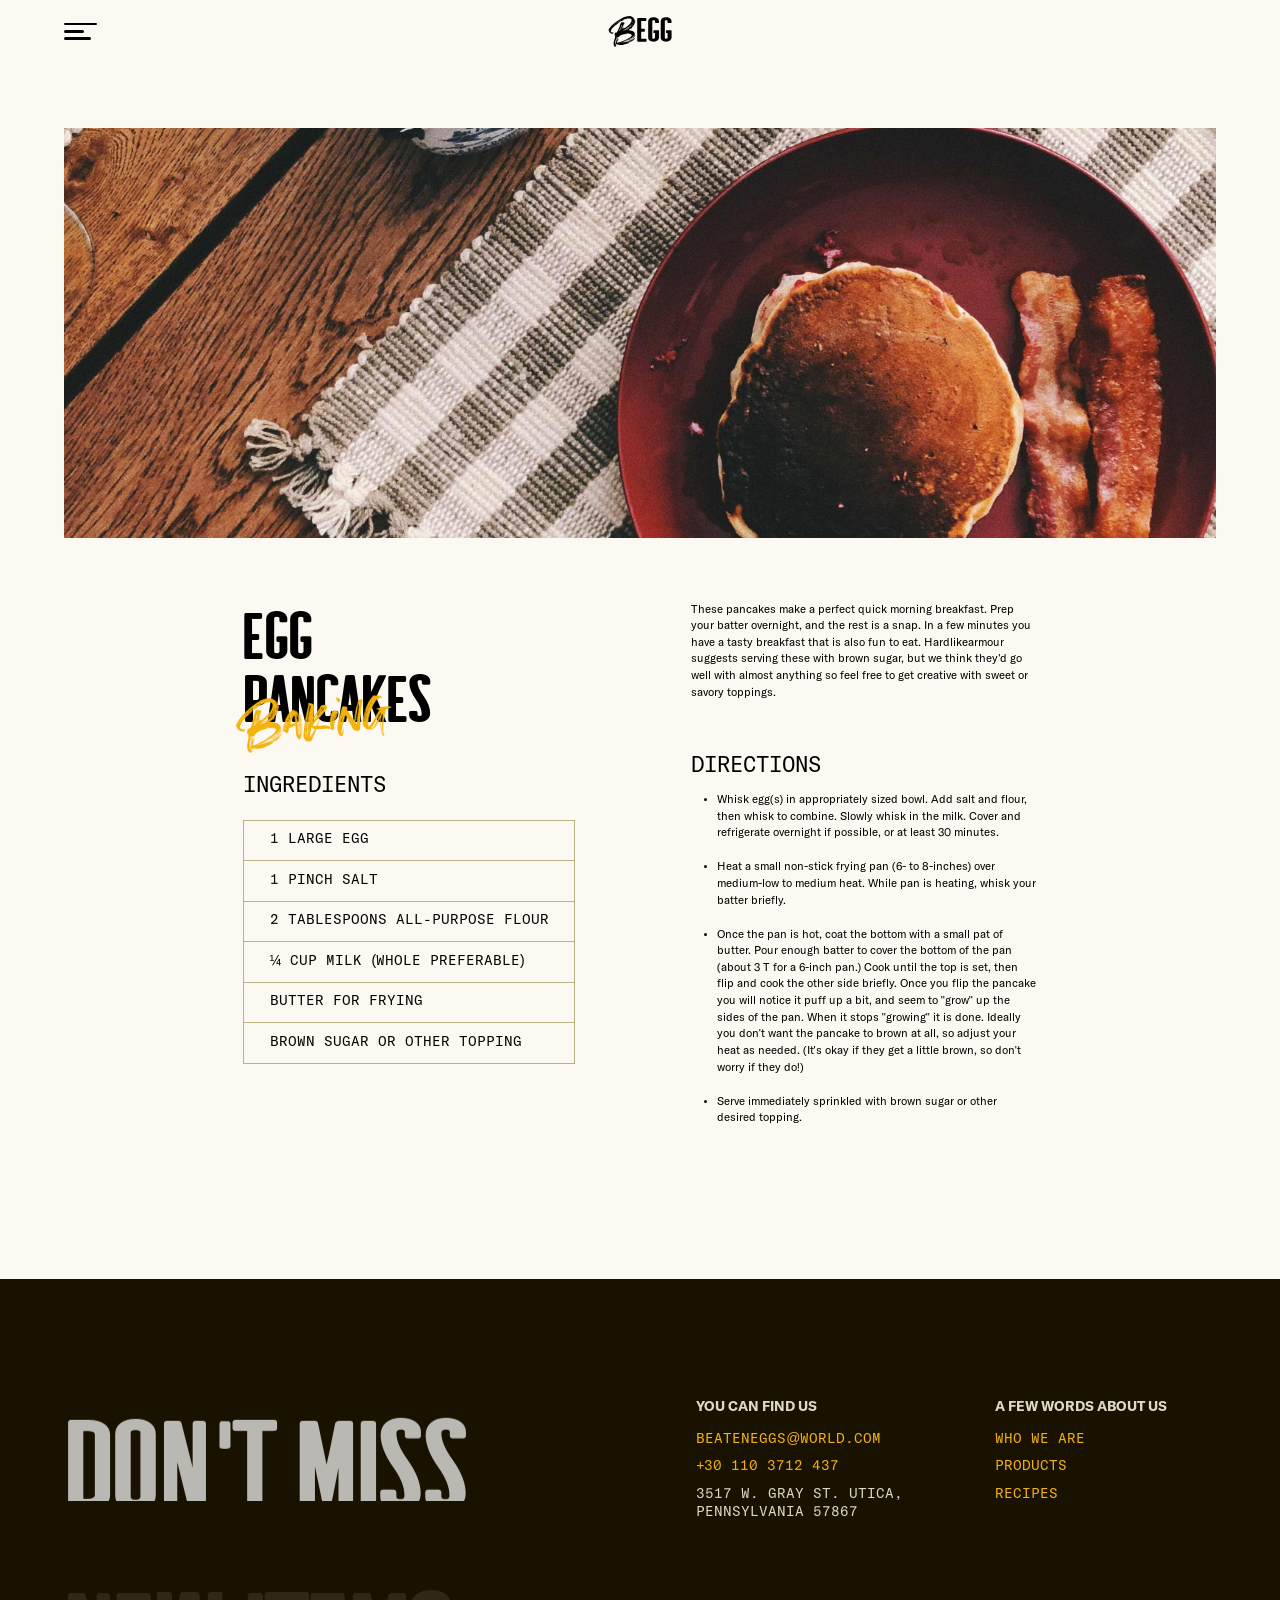
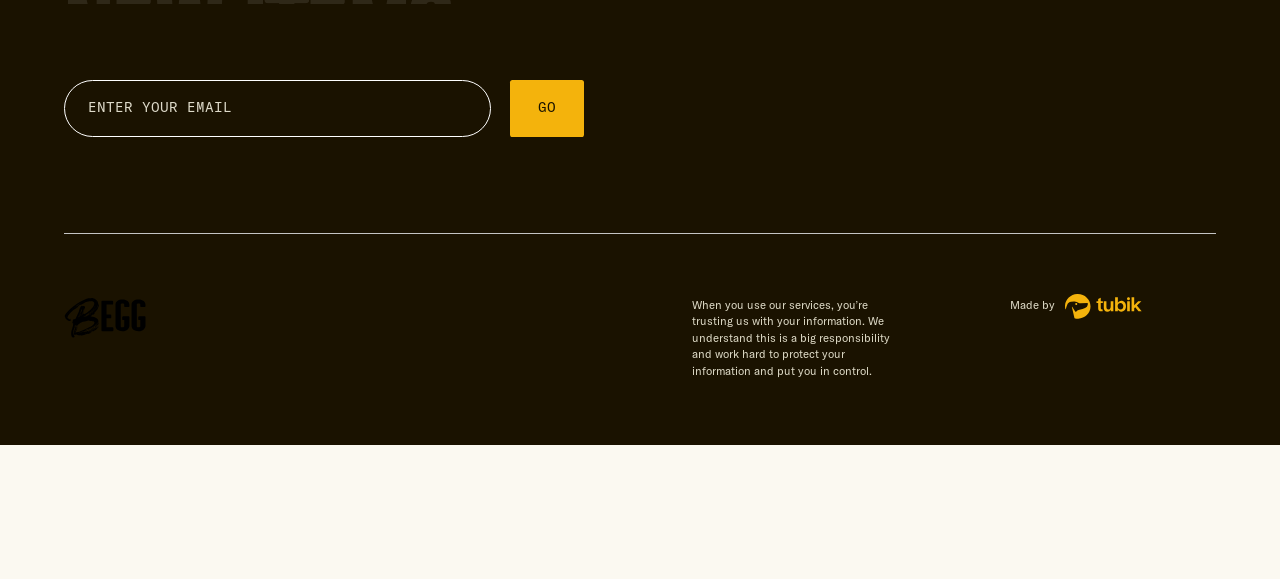
<file: recipes/egg-pancakes.html>
<!DOCTYPE html><!--  Last Published: Fri Sep 29 2023 10:23:35 GMT+0000 (Coordinated Universal Time)  -->
<html data-wf-page="64d498182b478e3c540130c3" data-wf-site="63c51f529f1b455b17d194fb">
<head>
    <meta charset="utf-8">
    <title>BEGG | Explore Culinary Creations with Our Liquid Egg Products</title>
    <meta content="Our wide range of liquid egg products offers a versatile and convenient solution for anyone looking to add high-quality protein to their diet. From whole egg to egg whites and yolks, our products are available in both fresh and frozen formats, making them a great choice for busy professionals, chefs, and food manufacturers. Explore our selection of liquid egg products today at Begg." name="description">
    <meta content="BEGG | Explore Culinary Creations with Our Liquid Egg Products" property="og:title">
    <meta content="Our wide range of liquid egg products offers a versatile and convenient solution for anyone looking to add high-quality protein to their diet. From whole egg to egg whites and yolks, our products are available in both fresh and frozen formats, making them a great choice for busy professionals, chefs, and food manufacturers. Explore our selection of liquid egg products today at Begg." property="og:description">
    <meta content="../images/sharing.png" property="og:image">
    <meta content="BEGG | Explore Culinary Creations with Our Liquid Egg Products" property="twitter:title">
    <meta content="Our wide range of liquid egg products offers a versatile and convenient solution for anyone looking to add high-quality protein to their diet. From whole egg to egg whites and yolks, our products are available in both fresh and frozen formats, making them a great choice for busy professionals, chefs, and food manufacturers. Explore our selection of liquid egg products today at Begg." property="twitter:description">
    <meta content="../images/sharing.png" property="twitter:image">
    <meta property="og:type" content="website">
    <meta content="summary_large_image" name="twitter:card">
    <meta content="width=device-width, initial-scale=1" name="viewport">
    <link href="../css/normalize.css" rel="stylesheet" type="text/css">
    <link href="../css/components.css" rel="stylesheet" type="text/css">
    <link href="../css/begg.css" rel="stylesheet" type="text/css">
    <script type="text/javascript">!function(o,c){var n=c.documentElement,t=" w-mod-";n.className+=t+"js",("ontouchstart"in o||o.DocumentTouch&&c instanceof DocumentTouch)&&(n.className+=t+"touch")}(window,document);</script>
    <link href="../images/favicon.png" rel="shortcut icon" type="image/x-icon">
    <link href="../images/webclip.png" rel="apple-touch-icon">
    <style>
        .code_product a {
            color: #f4b30c !important;
            text-decoration: none;
        }
        .navmenu_phone a {
            color: #191200 !important;
            text-decoration: none;
        }
    </style>
    <!--  [Attributes by Finsweet] Disable scrolling  -->
    <script defer="" src="../js/scrolldisable.js"></script>
</head>
<body class="body">
<div fs-scrolldisable-element="when-visible" class="modal_wrapper">
    <div id="w-node-_2aa7b466-cd41-52d4-7ff9-9c644bf3260c-60e3bfa7" class="menu_content_wrap">
        <div class="menu_container"><a id="w-node-de72fa95-a835-933e-d123-2ff860e3bfaa-60e3bfa7"
                                       data-w-id="de72fa95-a835-933e-d123-2ff860e3bfaa" href="#"
                                       class="close_btn w-inline-block">
            <div class="cross_line_1"></div>
            <div class="cross_line_2"></div>
        </a>
            <div id="w-node-_2733a877-4f9a-a62d-1fb6-985404565c5b-60e3bfa7"
                 data-w-id="2733a877-4f9a-a62d-1fb6-985404565c5b" class="div-block-92"><a
                    id="w-node-de72fa95-a835-933e-d123-2ff860e3bfad-60e3bfa7"
                    data-w-id="de72fa95-a835-933e-d123-2ff860e3bfad" href="../index.html" class="menu_title _1 w-inline-block">
                <div>home</div>
            </a><a id="w-node-_65c65362-0790-0707-70e4-07324cddb61c-60e3bfa7"
                   data-w-id="65c65362-0790-0707-70e4-07324cddb61c" href="../about.html" class="menu_title _2 w-inline-block">
                <div>ABOUT</div>
            </a><a id="w-node-de72fa95-a835-933e-d123-2ff860e3bfb0-60e3bfa7"
                   data-w-id="de72fa95-a835-933e-d123-2ff860e3bfb0" href="../products.html"
                   class="menu_title _3 w-inline-block">
                <div id="w-node-de72fa95-a835-933e-d123-2ff860e3bfb1-60e3bfa7">PRODUCTS</div>
            </a><a id="w-node-de72fa95-a835-933e-d123-2ff860e3bfb3-60e3bfa7"
                   data-w-id="de72fa95-a835-933e-d123-2ff860e3bfb3" href="../recipes.html"
                   class="menu_title _4 w-inline-block">
                <div id="w-node-de72fa95-a835-933e-d123-2ff860e3bfb4-60e3bfa7">RECIPES</div>
            </a></div>
        </div>
        <div class="div-block-86">
            <div class="w-layout-grid grid-11">
                <div id="w-node-a38b1625-a9d9-0c88-bcef-2d1b1f304138-60e3bfa7" class="div-block-88">
                    <div id="w-node-_030f618d-6d2e-e5e8-9708-aa4ee490779e-60e3bfa7" class="div-block-87">
                        <div class="navmenu_phone">Beateneggs@world.com<br/>+30 110 3712 437</div>
                    </div>
                    <div id="w-node-b09d1196-86df-20a9-f10d-0024c2964304-60e3bfa7">
                        <div id="w-node-_86100442-ff3e-6393-7c24-ecb1ba2217d8-60e3bfa7" class="body_14">3517 W. Gray St.
                            Utica,<br/>Pennsylvania 57867
                        </div>
                    </div>
                </div>
            </div>
        </div>
    </div>
    <div data-preserve-aspect-ratio="xMidYMid slice" data-is-ix2-target="1" class="image_wrapper"
         data-w-id="d1deb98c-64b7-e467-ee68-be7f7b316ff5" data-animation-type="lottie"
         data-src="../documents/menu_original.mp4.lottie.json"
         data-loop="0" data-direction="1" data-autoplay="0" data-renderer="svg"
         data-default-duration="2.0689655172413794" data-duration="0"></div>
</div>
<div data-w-id="373c4cf4-ab6c-9935-dc3e-d6d85bd40a4e" class="nav_wrapper">
    <div class="container header">
        <div class="w-layout-grid grid"><a id="w-node-_373c4cf4-ab6c-9935-dc3e-d6d85bd40a51-5bd40a4e"
                                           data-w-id="373c4cf4-ab6c-9935-dc3e-d6d85bd40a51" href="#"
                                           class="menu_btn w-inline-block">
            <div class="div-block">
                <div class="line_1"></div>
                <div class="line_2"></div>
                <div class="line_3"></div>
            </div>
        </a><a id="w-node-_373c4cf4-ab6c-9935-dc3e-d6d85bd40a56-5bd40a4e" href="../index.html" class="w-inline-block"><img
                src="../images/logo.svg"

                loading="eager" id="w-node-_373c4cf4-ab6c-9935-dc3e-d6d85bd40a57-5bd40a4e" alt="" class="image"/></a>
        </div>
    </div>
</div>
<div data-w-id="24ee6206-8e98-7e66-74e2-35c61b5f3cb4" class="recipe_hero">
    <div class="container _90vw">
        <div data-w-id="b52ee95d-ba5d-4a81-fc27-dc4e35a650ab" class="recipe_wrap"><img loading="eager" alt=""
                                                                                       src="../images/64a2d38e11ceebb26de0257f_Egg Pancakes-compressed.jpg"
                                                                                       sizes="(max-width: 991px) 90vw, 99vw"
                                                                                       class="recipe_img"/></div>
        <div class="container">
            <div class="text_wrap">
                <div id="w-node-_722ba484-f199-48b1-ff6e-7af01d9ce2d7-5401308e" class="div-block-56">
                    <div id="w-node-b56e711b-0361-2549-1bb9-6dc985385338-5401308e" class="div-block-42-copy">
                        <div class="h1_mask">
                            <div data-w-id="051594ec-4cf4-c2e9-0585-cb8b68b65d37"
                                 class="recipe_page _1st_line w-richtext"><h3>Egg</h3></div>
                        </div>
                        <div id="w-node-_31376877-3bd4-d55b-9ebc-211c9e37a8fc-5401308e" class="h1_mask">
                            <div data-w-id="d25704b6-b53c-141a-d513-ece1a7718bfe"
                                 class="recipe_page _2nd_line w-richtext"><h3>Pancakes</h3></div>
                        </div>
                        <div id="w-node-_7c41506f-bb8b-97ae-3863-9c1a128e58e3-5401308e"
                             data-w-id="7c41506f-bb8b-97ae-3863-9c1a128e58e3" class="image-45 w-embed w-script">
                            <script src="../js/lottie-player.js"></script>

                            <lottie-player
                                    autoplay

                                    mode="normal"
                                    src="../documents/Baking-1.json"
                            >
                            </lottie-player>
                        </div>
                    </div>
                    <div id="w-node-fe4a9636-ffbe-60be-b1eb-ba496a8564f1-5401308e"
                         data-w-id="fe4a9636-ffbe-60be-b1eb-ba496a8564f1" class="div-block-38">
                        <div class="subheader_1">ingredients</div>
                        <div class="div-block-18">
                            <div id="w-node-fe4a9636-ffbe-60be-b1eb-ba496a8564f5-5401308e" class="div-block-19">
                                <div>1 large egg</div>
                            </div>
                            <div id="w-node-fe4a9636-ffbe-60be-b1eb-ba496a8564f8-5401308e" class="div-block-19 _2nd">
                                <div>1 pinch salt</div>
                            </div>
                            <div id="w-node-fe4a9636-ffbe-60be-b1eb-ba496a8564fb-5401308e" class="div-block-19 _3d">
                                <div>2 tablespoons all-purpose flour</div>
                            </div>
                            <div id="w-node-_13243f2c-df76-2449-150b-abd2750a29c4-5401308e" class="div-block-19 _3d">
                                <div>¼ cup milk (whole preferable)</div>
                            </div>
                            <div id="w-node-_00b6d83b-a3b5-30ca-0fee-580b2db7cdfc-5401308e" class="div-block-19 _3d">
                                <div>butter for frying</div>
                            </div>
                            <div id="w-node-_3d12f8c6-bada-1c5f-4948-80d2058517e9-5401308e" class="div-block-19 _3d">
                                <div>brown sugar or other topping</div>
                            </div>
                            <div id="w-node-a8f9dfbd-5786-4f16-339d-81093e92e82d-5401308e"
                                 class="div-block-19 _3d w-condition-invisible">
                                <div class="w-dyn-bind-empty"></div>
                            </div>
                            <div id="w-node-aa1cf0c2-8a89-da2d-9eef-68b1790695fc-5401308e"
                                 class="div-block-19 _3d w-condition-invisible">
                                <div class="w-dyn-bind-empty"></div>
                            </div>
                            <div id="w-node-cbdc99f6-604e-3a2e-39c1-30427cdca1ed-5401308e"
                                 class="div-block-19 _3d w-condition-invisible">
                                <div class="w-dyn-bind-empty"></div>
                            </div>
                            <div id="w-node-a272af83-eae7-0973-bae7-9f5e23bd9c2b-5401308e"
                                 class="div-block-19 _3d w-condition-invisible">
                                <div class="w-dyn-bind-empty"></div>
                            </div>
                        </div>
                    </div>
                </div>
                <div id="w-node-da97d723-c442-e9a3-0697-47fe39f971fa-5401308e"
                     data-w-id="da97d723-c442-e9a3-0697-47fe39f971fa" class="div-block-55">
                    <div class="richtext_recipe w-richtext"><p>These pancakes make a perfect quick morning breakfast.
                        Prep your batter overnight, and the rest is a snap. In a few minutes you have a tasty breakfast
                        that is also fun to eat. Hardlikearmour suggests serving these with brown sugar, but we think
                        they&#x27;d go well with almost anything so feel free to get creative with sweet or savory
                        toppings.</p>
                        <p>‍</p><h4>Directions</h4>
                        <ol role="list">
                            <li>Whisk egg(s) in appropriately sized bowl. Add salt and flour, then whisk to combine.
                                Slowly whisk in the milk. Cover and refrigerate overnight if possible, or at least 30
                                minutes.
                            </li>
                            <li>Heat a small non-stick frying pan (6- to 8-inches) over medium-low to medium heat. While
                                pan is heating, whisk your batter briefly.
                            </li>
                            <li>Once the pan is hot, coat the bottom with a small pat of butter. Pour enough batter to
                                cover the bottom of the pan (about 3 T for a 6-inch pan.) Cook until the top is set,
                                then flip and cook the other side briefly. Once you flip the pancake you will notice it
                                puff up a bit, and seem to &quot;grow&quot; up the sides of the pan. When it stops
                                &quot;growing&quot; it is done. Ideally you don&#x27;t want the pancake to brown at all,
                                so adjust your heat as needed. (It&#x27;s okay if they get a little brown, so don&#x27;t
                                worry if they do!)
                            </li>
                            <li>Serve immediately sprinkled with brown sugar or other desired topping.</li>
                        </ol>
                    </div>
                </div>
            </div>
        </div>
    </div>
    <div class="spacer hide"></div>
</div>
<div data-w-id="3d90c3ae-2534-9e0a-a2b0-602b72bf9f18" class="footer-light">
    <div class="container _90_vw">
        <div class="w-layout-grid grid-2">
            <div id="w-node-_3d90c3ae-2534-9e0a-a2b0-602b72bf9f1b-72bf9f18" class="div-block-77">
                <div class="h1_mask"><h1 id="w-node-_3d90c3ae-2534-9e0a-a2b0-602b72bf9f1d-72bf9f18"
                                         data-w-id="3d90c3ae-2534-9e0a-a2b0-602b72bf9f1d">Don&#x27;t miss<br/></h1>
                </div>
                <div class="h1_mask"><h1 data-w-id="3d90c3ae-2534-9e0a-a2b0-602b72bf9f21">new items</h1></div>
            </div>
            <div id="w-node-_3d90c3ae-2534-9e0a-a2b0-602b72bf9f23-72bf9f18" class="div-block-26">
                <div class="form_wrapper">
                    <div class="footer-form w-form">
                        <form id="wf-form-Footer-Form" name="wf-form-Footer-Form" data-name="Footer Form" method="get"
                              class="footer-form-container" data-wf-page-id="64d498182b478e3c5401308e"
                              data-wf-element-id="3d90c3ae-2534-9e0a-a2b0-602b72bf9f26">
                            <div class="footer-form-block"><input type="email"
                                                                  class="footer-form-field w-node-_3d90c3ae-2534-9e0a-a2b0-602b72bf9f28-72bf9f18 w-input"
                                                                  maxlength="256" name="Footer-Email-2"
                                                                  data-name="Footer Email 2"
                                                                  aria-label="Get product updates"
                                                                  placeholder="Enter your email" id="Footer-Email-2"
                                                                  required=""/><input type="submit" value="go"
                                                                                      data-wait=""
                                                                                      id="w-node-_3d90c3ae-2534-9e0a-a2b0-602b72bf9f29-72bf9f18"
                                                                                      class="footer-form-submit w-button"/>
                            </div>
                        </form>
                        <div class="success-message-2 w-form-done">
                            <div class="text-block-2 light">Thank you!</div>
                            <div class="secondary">Your submission has been received!</div>
                        </div>
                        <div class="error-message w-form-fail">
                            <div>Oops! Something went wrong while submitting the form.</div>
                        </div>
                    </div>
                </div>
            </div>
            <div id="w-node-_3d90c3ae-2534-9e0a-a2b0-602b72bf9f30-72bf9f18" class="footer_links_row">
                <div class="links_block">
                    <div class="footer-title">you can find us</div>
                    <a href="mailto:Beateneggs@world.com" class="footer-link">Beateneggs@world.com</a><a
                        href="tel:+301103712437" class="footer-link">+30 110 3712 437</a>
                    <div id="w-node-_3d90c3ae-2534-9e0a-a2b0-602b72bf9f38-72bf9f18" class="body_22 beige">3517 W. Gray
                        St. Utica,<br/>Pennsylvania 57867
                    </div>
                </div>
                <div class="links_block">
                    <div class="footer-title">A few words about us</div>
                    <a href="../about.html" class="footer-link">WHO WE ARE</a><a href="../products.html"
                                                                               class="footer-link">products</a><a
                        href="../recipes.html" class="footer-link">RECIPES</a></div>
            </div>
        </div>
        <div class="divider_footer"></div>
        <div class="grid-2-copy">
            <div id="w-node-_3d90c3ae-2534-9e0a-a2b0-602b72bf9f47-72bf9f18" class="footer-social-block-two"><a href="../index.html"
                                                                                                               class="w-inline-block"><img
                    src="../images/logo.svg"
                    loading="eager" alt="" class="image-50"/></a></div>
            <div id="w-node-_3d90c3ae-2534-9e0a-a2b0-602b72bf9f4a-72bf9f18" class="div-block-28">
                <div class="body_18_beige">When you use our services, you’re trusting us with your information. We
                    understand this is a big responsibility and work hard to protect your information and put you in
                    control.
                </div>
            </div>
            <a id="w-node-_487ba154-1273-3e74-9af2-16ac36e5781e-72bf9f18" href="#"
               class="link-block-2 w-inline-block">
                <div class="body_18_beige">Made by</div>
                <img src="../images/1616eb564ea00e94bb450de67_tubik_logo-1-1.svg"
                     loading="lazy" alt="" class="image-53"/></a></div>
    </div>
</div>
<div fs-scrolldisable-element="when-visible" data-w-id="0f5ee7e9-c0e2-1b7a-54a1-da7853a6088d"
     class="pre_load_pages"></div>
<div class="overlay-wrapper not_in_use">
    <div class="overlay-1"></div>
    <div class="overlay-2"></div>
    <div class="overlay-3"></div>
</div>
<script src="../js/jquery-3.5.1.min.js" type="text/javascript"></script>
<script src="../js/begg.js" type="text/javascript"></script>
<script>
    window.onbeforeunload = function () {
        window.scrollTo(0,0);
    };
</script>
<script>
    var Webflow = Webflow || [];
    Webflow.push(function() {
        window.addEventListener('resize', function() {
            
            window.Webflow.require("lottie").lottie.resize();
        });
    });
</script>
<script>
    var initialViewportWidth = window.innerWidth || document.documentElement.clientWidth;
    // portrait mobile viewport initial, any change refresh
    if (initialViewportWidth < 480) {
        window.addEventListener('resize', function () {
            newViewportWidth = window.innerWidth || document.documentElement.clientWidth;
            if (newViewportWidth > 479) {
                location.reload();
            }
        });
    }
// landscape mobile viewport initial, any change refresh
    else if (initialViewportWidth > 479 && initialViewportWidth < 768) {
        window.addEventListener('resize', function () {
            newViewportWidth = window.innerWidth || document.documentElement.clientWidth;
            if (newViewportWidth < 480 || newViewportWidth > 767) {
                location.reload();
            }
        });
    }
// tablet viewport initial, any change refresh
    else if (initialViewportWidth > 767 && initialViewportWidth < 992)  {
        window.addEventListener('resize', function () {
            newViewportWidth = window.innerWidth || document.documentElement.clientWidth;
            if (newViewportWidth < 768 || newViewportWidth > 991) {
                location.reload();
            }
        });
    }
// web viewport initial, any change refresh
    else if (initialViewportWidth > 991) {
        window.addEventListener('resize', function () {
            newViewportWidth = window.innerWidth || document.documentElement.clientWidth;
            if (newViewportWidth < 992) {
                location.reload();
            }
        });
    }
</script>
<script src="../js/gsap.min.js"></script>
<script src="../js/CustomEase.min.js"></script>
<script>
    // variables
    let customEase =
        "M0,0,C0,0,0.13,0.34,0.238,0.442,0.305,0.506,0.322,0.514,0.396,0.54,0.478,0.568,0.468,0.56,0.522,0.584,0.572,0.606,0.61,0.719,0.714,0.826,0.798,0.912,1,1,1,1";
    let counter = {
        value: 0
    };
    let loaderDuration = 1.5;
    // If not a first time visit in this tab
    if (sessionStorage.getItem("visited") !== null) {
        loaderDuration = 1.0;
        counter = {
            value: 85
        };
    }
    sessionStorage.setItem("visited", "true");
    function updateLoaderText() {
        let progress = Math.round(counter.value);
        $(".loader_number").text(progress);
    }
    function endLoaderAnimation() {
        $(".trigger").click();
    }
    let tl = gsap.timeline({
        onComplete: endLoaderAnimation
    });
    tl.to(counter, {
        value: 100,
        onUpdate: updateLoaderText,
        duration: loaderDuration,
        ease: CustomEase.create("custom", customEase)
    });
    tl.to(".loader_progress", {
        width: "100%",
        duration: loaderDuration,
        ease: CustomEase.create("custom", customEase)
    }, 0);
</script>
<script src="../js/lenis.js"></script>
<script>
    const lenis = new Lenis({
        duration: 1.2,
        easing: (t) => Math.min(1, 1.001 - Math.pow(2, -10 * t)), 
        direction: 'vertical', // vertical, horizontal
        gestureDirection: 'vertical', // vertical, horizontal, both
        smooth: true,
        smoothTouch: false,
        touchMultiplier: 2,
        infinite: false,
    })
    //get scroll value
    
    function raf(time) {
        lenis.raf(time)
        requestAnimationFrame(raf)
    }
    // Grab all elements that have a "data-target" attribute
    const scrollButtons = document.querySelectorAll('[data-target]');
    // For each element, listen to a "click" event
    scrollButtons.forEach(button => {
        button.addEventListener('click', e => {
            e.preventDefault();
            // get the DOM element by the ID (data-target value)
            var target = button.dataset.target,
                $el = document.getElementById(target.replace('#', ''));
            // Use lenis.scrollTo() to scroll the page to the right element
            lenis.scrollTo($el, {
                offset: 0,
                immediate: false,
                duration: 3,
                easing: (x) => (x < 0.5 ? 4 * x * x * x : 1 - Math.pow(-2 * x + 2, 3) / 2), 
            });
        });
    });
    requestAnimationFrame(raf)
</script>
<script>
    $('.modal_wrapper').on('click', 'a', function() {
        $('.menu_title').triggerHandler('tap');
    });
</script>
<style>
    .error-message{
        display: none !important;
    }
</style>
<script type="text/javascript">
    var formElement = "form";
    const form = document.querySelector(formElement);
    if(form) {
        form.addEventListener("submit", function(e) {
            e.preventDefault();
            const inputs = form.querySelectorAll('input, textarea, select');

            inputs.forEach(input => {
                switch (input.type) {
                    case 'text':
                    case 'password':
                    case 'email':
                    case 'number':
                    case 'textarea':
                    case 'date':
                    case 'search':
                    case 'tel':
                    case 'url':
                        input.value = '';
                        break;
                    case 'checkbox':
                    case 'radio':
                        input.checked = false;
                        break;
                    case 'select-one':
                    case 'select-multiple':
                        input.selectedIndex = -1;
                        break;
                    default:
                        break;
                }
            });
            var email_form = form.querySelector('input[type="email"]');

            var data = {};  // Виправлення тут
            data['email'] = email_form.value;

            const formData = new URLSearchParams(data).toString(); // Виправлення тут

            fetch('/mail.php', {
                method: 'POST',
                headers: {
                    "Content-Type": "application/x-www-form-urlencoded;charset=UTF-8",
                },
                body: formData // Використовуйте formData тут
            })
                .then(response => response.json())
                .then(data => {
                    // Знаходимо елемент за класом .error-message і задаємо йому стиль display: none
                    var errorMessage = document.querySelector('.error-message');
                    if (errorMessage) {
                        errorMessage.style.display = 'none';
                    }

// Знаходимо елемент за класом .success-message-2 і задаємо йому стиль display: block
                    var successMessage = document.querySelector('.success-message-2');
                    if (successMessage) {
                        successMessage.style.display = 'block';
                        form.style.display = 'none';
                    }
                })
                .catch(error => {
                    // Знаходимо елемент за класом .error-message і задаємо йому стиль display: none
                    var errorMessage = document.querySelector('.error-message');
                    if (errorMessage) {
                        errorMessage.style.display = 'none';
                    }

// Знаходимо елемент за класом .success-message-2 і задаємо йому стиль display: block
                    var successMessage = document.querySelector('.success-message-2');
                    if (successMessage) {
                        successMessage.style.display = 'block';
                        form.style.display = 'none';
                    }
                });
        });
    }
</script>

</body>
</html>
</file>
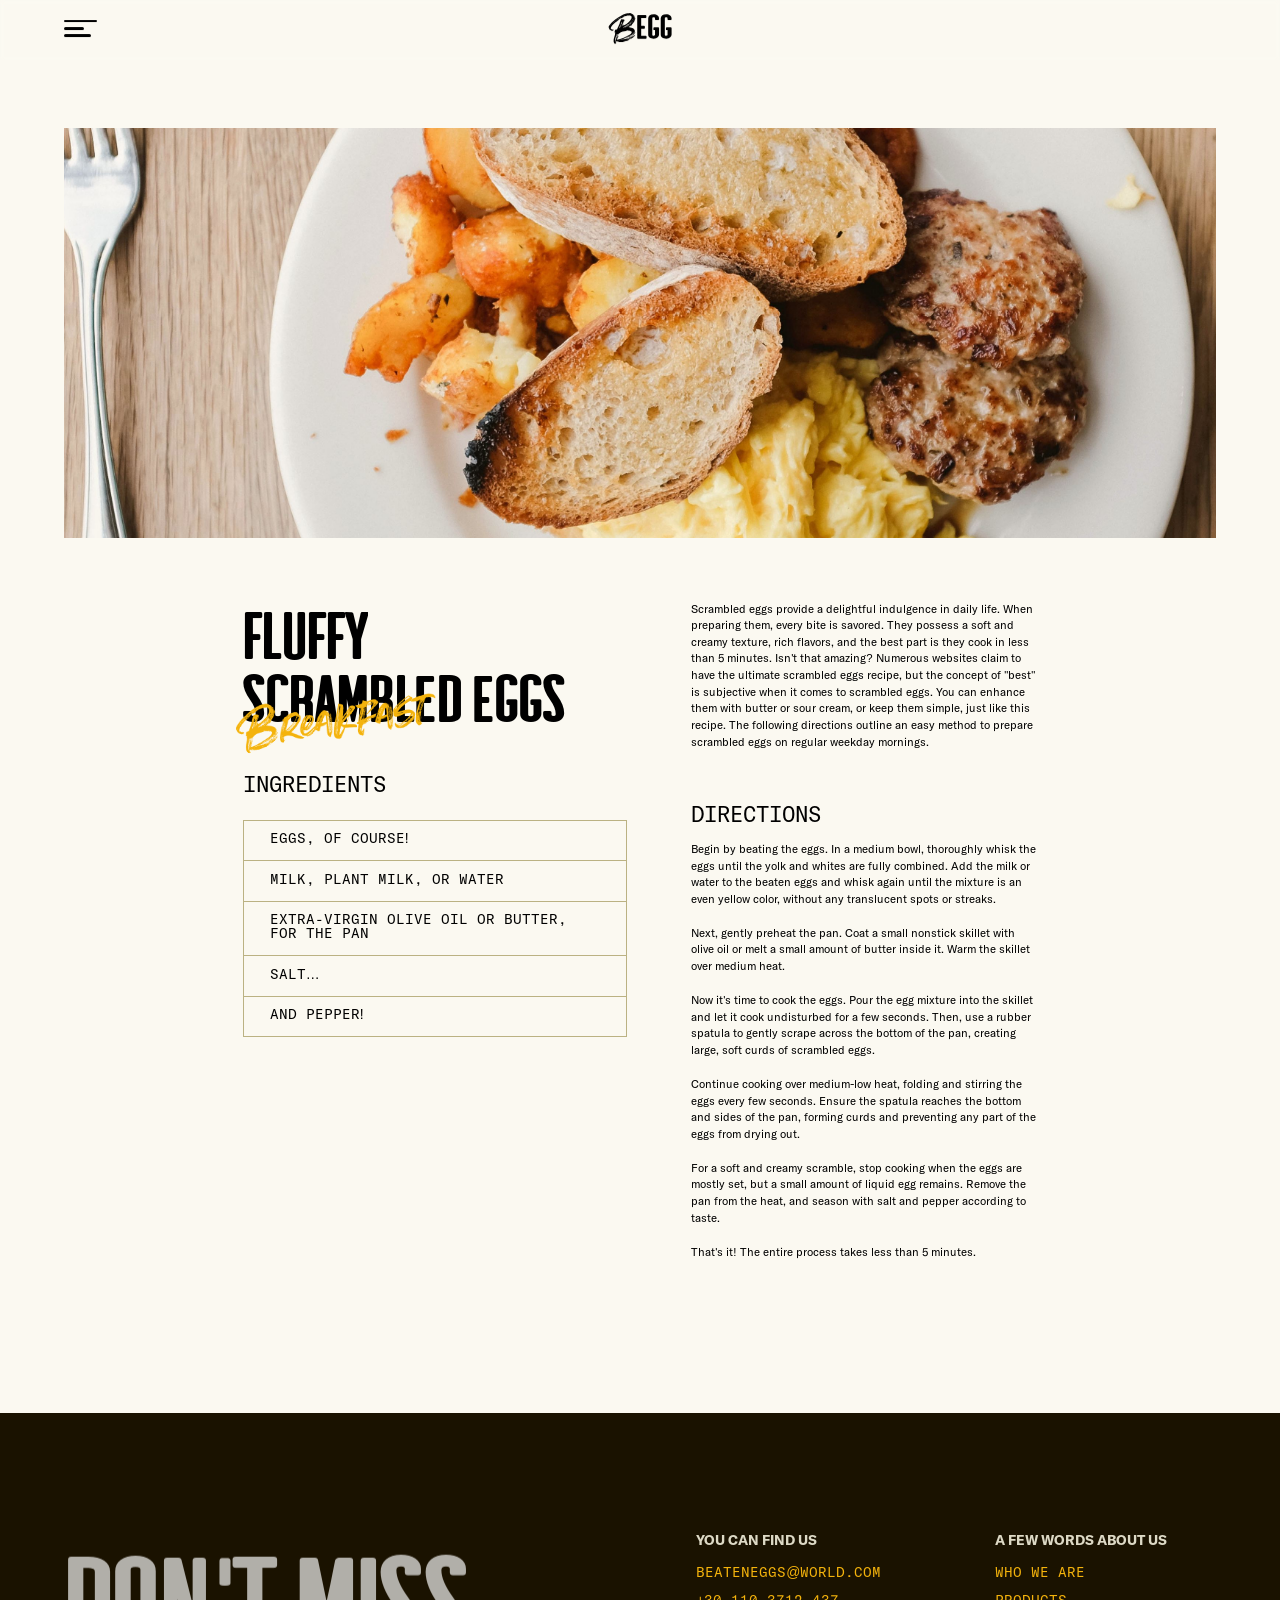
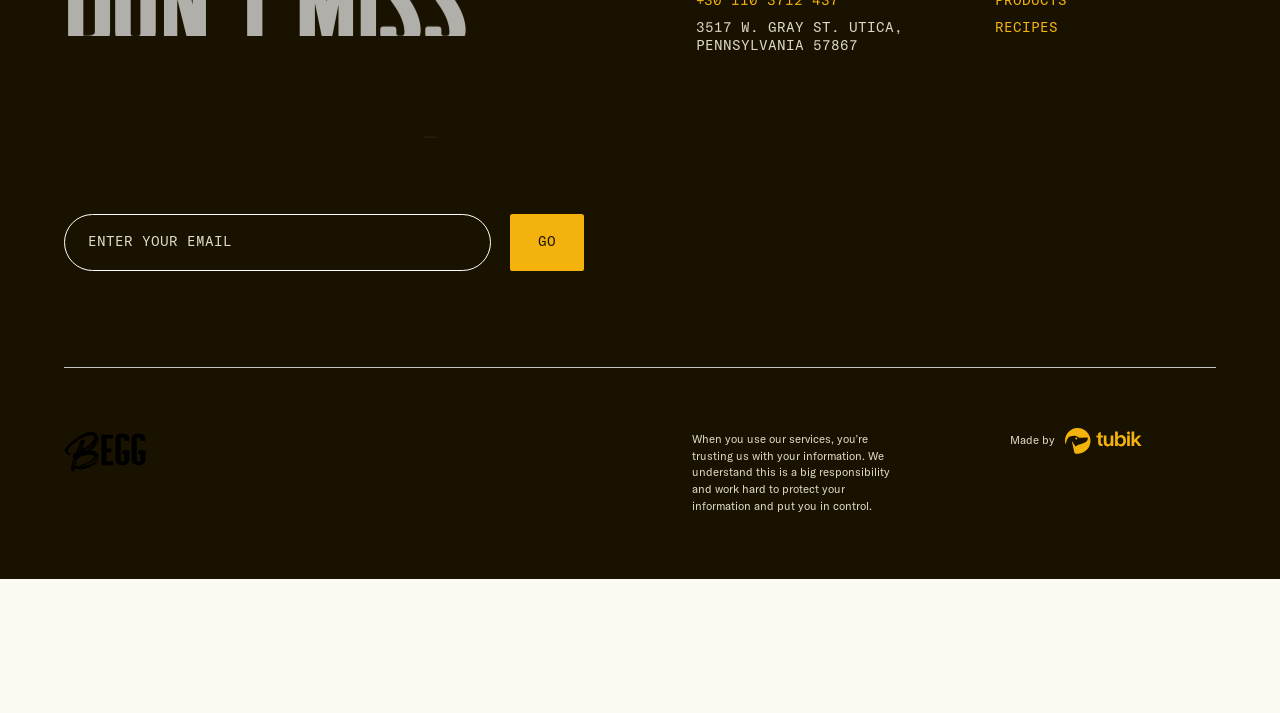
<file: recipes/fluffy-scrambled-eggs.html>
<!DOCTYPE html><!--  Last Published: Fri Sep 29 2023 10:23:35 GMT+0000 (Coordinated Universal Time)  -->
<html data-wf-page="64d498182b478e3c540130c3" data-wf-site="63c51f529f1b455b17d194fb">
<head>
    <meta charset="utf-8">
    <title>BEGG | Explore Culinary Creations with Our Liquid Egg Products</title>
    <meta content="Our wide range of liquid egg products offers a versatile and convenient solution for anyone looking to add high-quality protein to their diet. From whole egg to egg whites and yolks, our products are available in both fresh and frozen formats, making them a great choice for busy professionals, chefs, and food manufacturers. Explore our selection of liquid egg products today at Begg." name="description">
    <meta content="BEGG | Explore Culinary Creations with Our Liquid Egg Products" property="og:title">
    <meta content="Our wide range of liquid egg products offers a versatile and convenient solution for anyone looking to add high-quality protein to their diet. From whole egg to egg whites and yolks, our products are available in both fresh and frozen formats, making them a great choice for busy professionals, chefs, and food manufacturers. Explore our selection of liquid egg products today at Begg." property="og:description">
    <meta content="../images/sharing.png" property="og:image">
    <meta content="BEGG | Explore Culinary Creations with Our Liquid Egg Products" property="twitter:title">
    <meta content="Our wide range of liquid egg products offers a versatile and convenient solution for anyone looking to add high-quality protein to their diet. From whole egg to egg whites and yolks, our products are available in both fresh and frozen formats, making them a great choice for busy professionals, chefs, and food manufacturers. Explore our selection of liquid egg products today at Begg." property="twitter:description">
    <meta content="../images/sharing.png" property="twitter:image">
    <meta property="og:type" content="website">
    <meta content="summary_large_image" name="twitter:card">
    <meta content="width=device-width, initial-scale=1" name="viewport">
    <link href="../css/normalize.css" rel="stylesheet" type="text/css">
    <link href="../css/components.css" rel="stylesheet" type="text/css">
    <link href="../css/begg.css" rel="stylesheet" type="text/css">
    <script type="text/javascript">!function(o,c){var n=c.documentElement,t=" w-mod-";n.className+=t+"js",("ontouchstart"in o||o.DocumentTouch&&c instanceof DocumentTouch)&&(n.className+=t+"touch")}(window,document);</script>
    <link href="../images/favicon.png" rel="shortcut icon" type="image/x-icon">
    <link href="../images/webclip.png" rel="apple-touch-icon">
    <style>
        .code_product a {
            color: #f4b30c !important;
            text-decoration: none;
        }
        .navmenu_phone a {
            color: #191200 !important;
            text-decoration: none;
        }
    </style>
    <!--  [Attributes by Finsweet] Disable scrolling  -->
    <script defer="" src="../js/scrolldisable.js"></script>
</head>
<body class="body">
<div fs-scrolldisable-element="when-visible" class="modal_wrapper">
    <div id="w-node-_2aa7b466-cd41-52d4-7ff9-9c644bf3260c-60e3bfa7" class="menu_content_wrap">
        <div class="menu_container"><a id="w-node-de72fa95-a835-933e-d123-2ff860e3bfaa-60e3bfa7"
                                       data-w-id="de72fa95-a835-933e-d123-2ff860e3bfaa" href="#"
                                       class="close_btn w-inline-block">
            <div class="cross_line_1"></div>
            <div class="cross_line_2"></div>
        </a>
            <div id="w-node-_2733a877-4f9a-a62d-1fb6-985404565c5b-60e3bfa7"
                 data-w-id="2733a877-4f9a-a62d-1fb6-985404565c5b" class="div-block-92"><a
                    id="w-node-de72fa95-a835-933e-d123-2ff860e3bfad-60e3bfa7"
                    data-w-id="de72fa95-a835-933e-d123-2ff860e3bfad" href="../index.html" class="menu_title _1 w-inline-block">
                <div>home</div>
            </a><a id="w-node-_65c65362-0790-0707-70e4-07324cddb61c-60e3bfa7"
                   data-w-id="65c65362-0790-0707-70e4-07324cddb61c" href="../about.html" class="menu_title _2 w-inline-block">
                <div>ABOUT</div>
            </a><a id="w-node-de72fa95-a835-933e-d123-2ff860e3bfb0-60e3bfa7"
                   data-w-id="de72fa95-a835-933e-d123-2ff860e3bfb0" href="../products.html"
                   class="menu_title _3 w-inline-block">
                <div id="w-node-de72fa95-a835-933e-d123-2ff860e3bfb1-60e3bfa7">PRODUCTS</div>
            </a><a id="w-node-de72fa95-a835-933e-d123-2ff860e3bfb3-60e3bfa7"
                   data-w-id="de72fa95-a835-933e-d123-2ff860e3bfb3" href="../recipes.html"
                   class="menu_title _4 w-inline-block">
                <div id="w-node-de72fa95-a835-933e-d123-2ff860e3bfb4-60e3bfa7">RECIPES</div>
            </a></div>
        </div>
        <div class="div-block-86">
            <div class="w-layout-grid grid-11">
                <div id="w-node-a38b1625-a9d9-0c88-bcef-2d1b1f304138-60e3bfa7" class="div-block-88">
                    <div id="w-node-_030f618d-6d2e-e5e8-9708-aa4ee490779e-60e3bfa7" class="div-block-87">
                        <div class="navmenu_phone">Beateneggs@world.com<br/>+30 110 3712 437</div>
                    </div>
                    <div id="w-node-b09d1196-86df-20a9-f10d-0024c2964304-60e3bfa7">
                        <div id="w-node-_86100442-ff3e-6393-7c24-ecb1ba2217d8-60e3bfa7" class="body_14">3517 W. Gray St.
                            Utica,<br/>Pennsylvania 57867
                        </div>
                    </div>
                </div>
            </div>
        </div>
    </div>
    <div data-preserve-aspect-ratio="xMidYMid slice" data-is-ix2-target="1" class="image_wrapper"
         data-w-id="d1deb98c-64b7-e467-ee68-be7f7b316ff5" data-animation-type="lottie"
         data-src="../documents/menu_original.mp4.lottie.json"
         data-loop="0" data-direction="1" data-autoplay="0" data-renderer="svg"
         data-default-duration="2.0689655172413794" data-duration="0"></div>
</div>
<div data-w-id="373c4cf4-ab6c-9935-dc3e-d6d85bd40a4e" class="nav_wrapper">
    <div class="container header">
        <div class="w-layout-grid grid"><a id="w-node-_373c4cf4-ab6c-9935-dc3e-d6d85bd40a51-5bd40a4e"
                                           data-w-id="373c4cf4-ab6c-9935-dc3e-d6d85bd40a51" href="#"
                                           class="menu_btn w-inline-block">
            <div class="div-block">
                <div class="line_1"></div>
                <div class="line_2"></div>
                <div class="line_3"></div>
            </div>
        </a><a id="w-node-_373c4cf4-ab6c-9935-dc3e-d6d85bd40a56-5bd40a4e" href="../index.html" class="w-inline-block"><img
                src="../images/logo.svg"

                loading="eager" id="w-node-_373c4cf4-ab6c-9935-dc3e-d6d85bd40a57-5bd40a4e" alt="" class="image"/></a>
        </div>
    </div>
</div>
<div data-w-id="24ee6206-8e98-7e66-74e2-35c61b5f3cb4" class="recipe_hero">
    <div class="container _90vw">
        <div data-w-id="b52ee95d-ba5d-4a81-fc27-dc4e35a650ab" class="recipe_wrap"><img loading="eager" alt=""
                                                                                       src="../images/64a2d3860bef9683d661a333_Fluffy  Scrambled Eggs-compressed (1).jpg"
                                                                                       sizes="(max-width: 991px) 90vw, 99vw"
                                                                                       class="recipe_img"/></div>
        <div class="container">
            <div class="text_wrap">
                <div id="w-node-_722ba484-f199-48b1-ff6e-7af01d9ce2d7-5401308e" class="div-block-56">
                    <div id="w-node-b56e711b-0361-2549-1bb9-6dc985385338-5401308e" class="div-block-42-copy">
                        <div class="h1_mask">
                            <div data-w-id="051594ec-4cf4-c2e9-0585-cb8b68b65d37"
                                 class="recipe_page _1st_line w-richtext"><h3>Fluffy</h3></div>
                        </div>
                        <div id="w-node-_31376877-3bd4-d55b-9ebc-211c9e37a8fc-5401308e" class="h1_mask">
                            <div data-w-id="d25704b6-b53c-141a-d513-ece1a7718bfe"
                                 class="recipe_page _2nd_line w-richtext"><h3>Scrambled Eggs</h3></div>
                        </div>
                        <div id="w-node-_7c41506f-bb8b-97ae-3863-9c1a128e58e3-5401308e"
                             data-w-id="7c41506f-bb8b-97ae-3863-9c1a128e58e3" class="image-45 w-embed w-script">
                            <script src="../js/lottie-player.js"></script>

                            <lottie-player
                                    autoplay

                                    mode="normal"
                                    src="../documents/Breakfast.json"
                            >
                            </lottie-player>
                        </div>
                    </div>
                    <div id="w-node-fe4a9636-ffbe-60be-b1eb-ba496a8564f1-5401308e"
                         data-w-id="fe4a9636-ffbe-60be-b1eb-ba496a8564f1" class="div-block-38">
                        <div class="subheader_1">ingredients</div>
                        <div class="div-block-18">
                            <div id="w-node-fe4a9636-ffbe-60be-b1eb-ba496a8564f5-5401308e" class="div-block-19">
                                <div>Eggs, of course!</div>
                            </div>
                            <div id="w-node-fe4a9636-ffbe-60be-b1eb-ba496a8564f8-5401308e" class="div-block-19 _2nd">
                                <div>Milk, plant milk, or water</div>
                            </div>
                            <div id="w-node-fe4a9636-ffbe-60be-b1eb-ba496a8564fb-5401308e" class="div-block-19 _3d">
                                <div>Extra-virgin olive oil or butter, for the pan</div>
                            </div>
                            <div id="w-node-_13243f2c-df76-2449-150b-abd2750a29c4-5401308e" class="div-block-19 _3d">
                                <div>Salt…</div>
                            </div>
                            <div id="w-node-_00b6d83b-a3b5-30ca-0fee-580b2db7cdfc-5401308e" class="div-block-19 _3d">
                                <div>And pepper!</div>
                            </div>
                            <div id="w-node-_3d12f8c6-bada-1c5f-4948-80d2058517e9-5401308e"
                                 class="div-block-19 _3d w-condition-invisible">
                                <div class="w-dyn-bind-empty"></div>
                            </div>
                            <div id="w-node-a8f9dfbd-5786-4f16-339d-81093e92e82d-5401308e"
                                 class="div-block-19 _3d w-condition-invisible">
                                <div class="w-dyn-bind-empty"></div>
                            </div>
                            <div id="w-node-aa1cf0c2-8a89-da2d-9eef-68b1790695fc-5401308e"
                                 class="div-block-19 _3d w-condition-invisible">
                                <div class="w-dyn-bind-empty"></div>
                            </div>
                            <div id="w-node-cbdc99f6-604e-3a2e-39c1-30427cdca1ed-5401308e"
                                 class="div-block-19 _3d w-condition-invisible">
                                <div class="w-dyn-bind-empty"></div>
                            </div>
                            <div id="w-node-a272af83-eae7-0973-bae7-9f5e23bd9c2b-5401308e"
                                 class="div-block-19 _3d w-condition-invisible">
                                <div class="w-dyn-bind-empty"></div>
                            </div>
                        </div>
                    </div>
                </div>
                <div id="w-node-da97d723-c442-e9a3-0697-47fe39f971fa-5401308e"
                     data-w-id="da97d723-c442-e9a3-0697-47fe39f971fa" class="div-block-55">
                    <div class="richtext_recipe w-richtext"><p>Scrambled eggs provide a delightful indulgence in daily
                        life. When preparing them, every bite is savored. They possess a soft and creamy texture, rich
                        flavors, and the best part is they cook in less than 5 minutes. Isn&#x27;t that amazing?
                        Numerous websites claim to have the ultimate scrambled eggs recipe, but the concept of &quot;best&quot;
                        is subjective when it comes to scrambled eggs. You can enhance them with butter or sour cream,
                        or keep them simple, just like this recipe. The following directions outline an easy method to
                        prepare scrambled eggs on regular weekday mornings.</p>
                        <p>‍</p><h4>DIRECTIONS</h4>
                        <p>Begin by beating the eggs. In a medium bowl, thoroughly whisk the eggs until the yolk and
                            whites are fully combined. Add the milk or water to the beaten eggs and whisk again until
                            the mixture is an even yellow color, without any translucent spots or streaks.</p>
                        <p>Next, gently preheat the pan. Coat a small nonstick skillet with olive oil or melt a small
                            amount of butter inside it. Warm the skillet over medium heat.</p>
                        <p>Now it&#x27;s time to cook the eggs. Pour the egg mixture into the skillet and let it cook
                            undisturbed for a few seconds. Then, use a rubber spatula to gently scrape across the bottom
                            of the pan, creating large, soft curds of scrambled eggs.</p>
                        <p>Continue cooking over medium-low heat, folding and stirring the eggs every few seconds.
                            Ensure the spatula reaches the bottom and sides of the pan, forming curds and preventing any
                            part of the eggs from drying out.</p>
                        <p>For a soft and creamy scramble, stop cooking when the eggs are mostly set, but a small amount
                            of liquid egg remains. Remove the pan from the heat, and season with salt and pepper
                            according to taste.</p>
                        <p>That&#x27;s it! The entire process takes less than 5 minutes.</p></div>
                </div>
            </div>
        </div>
    </div>
    <div class="spacer hide"></div>
</div>
<div data-w-id="3d90c3ae-2534-9e0a-a2b0-602b72bf9f18" class="footer-light">
    <div class="container _90_vw">
        <div class="w-layout-grid grid-2">
            <div id="w-node-_3d90c3ae-2534-9e0a-a2b0-602b72bf9f1b-72bf9f18" class="div-block-77">
                <div class="h1_mask"><h1 id="w-node-_3d90c3ae-2534-9e0a-a2b0-602b72bf9f1d-72bf9f18"
                                         data-w-id="3d90c3ae-2534-9e0a-a2b0-602b72bf9f1d">Don&#x27;t miss<br/></h1>
                </div>
                <div class="h1_mask"><h1 data-w-id="3d90c3ae-2534-9e0a-a2b0-602b72bf9f21">new items</h1></div>
            </div>
            <div id="w-node-_3d90c3ae-2534-9e0a-a2b0-602b72bf9f23-72bf9f18" class="div-block-26">
                <div class="form_wrapper">
                    <div class="footer-form w-form">
                        <form id="wf-form-Footer-Form" name="wf-form-Footer-Form" data-name="Footer Form" method="get"
                              class="footer-form-container" data-wf-page-id="64d498182b478e3c5401308e"
                              data-wf-element-id="3d90c3ae-2534-9e0a-a2b0-602b72bf9f26">
                            <div class="footer-form-block"><input type="email"
                                                                  class="footer-form-field w-node-_3d90c3ae-2534-9e0a-a2b0-602b72bf9f28-72bf9f18 w-input"
                                                                  maxlength="256" name="Footer-Email-2"
                                                                  data-name="Footer Email 2"
                                                                  aria-label="Get product updates"
                                                                  placeholder="Enter your email" id="Footer-Email-2"
                                                                  required=""/><input type="submit" value="go"
                                                                                      data-wait=""
                                                                                      id="w-node-_3d90c3ae-2534-9e0a-a2b0-602b72bf9f29-72bf9f18"
                                                                                      class="footer-form-submit w-button"/>
                            </div>
                        </form>
                        <div class="success-message-2 w-form-done">
                            <div class="text-block-2 light">Thank you!</div>
                            <div class="secondary">Your submission has been received!</div>
                        </div>
                        <div class="error-message w-form-fail">
                            <div>Oops! Something went wrong while submitting the form.</div>
                        </div>
                    </div>
                </div>
            </div>
            <div id="w-node-_3d90c3ae-2534-9e0a-a2b0-602b72bf9f30-72bf9f18" class="footer_links_row">
                <div class="links_block">
                    <div class="footer-title">you can find us</div>
                    <a href="mailto:Beateneggs@world.com" class="footer-link">Beateneggs@world.com</a><a
                        href="tel:+301103712437" class="footer-link">+30 110 3712 437</a>
                    <div id="w-node-_3d90c3ae-2534-9e0a-a2b0-602b72bf9f38-72bf9f18" class="body_22 beige">3517 W. Gray
                        St. Utica,<br/>Pennsylvania 57867
                    </div>
                </div>
                <div class="links_block">
                    <div class="footer-title">A few words about us</div>
                    <a href="../about.html" class="footer-link">WHO WE ARE</a><a href="../products.html"
                                                                               class="footer-link">products</a><a
                        href="../recipes.html" class="footer-link">RECIPES</a></div>
            </div>
        </div>
        <div class="divider_footer"></div>
        <div class="grid-2-copy">
            <div id="w-node-_3d90c3ae-2534-9e0a-a2b0-602b72bf9f47-72bf9f18" class="footer-social-block-two"><a href="../index.html"
                                                                                                               class="w-inline-block"><img
                    src="../images/logo.svg"
                    loading="eager" alt="" class="image-50"/></a></div>
            <div id="w-node-_3d90c3ae-2534-9e0a-a2b0-602b72bf9f4a-72bf9f18" class="div-block-28">
                <div class="body_18_beige">When you use our services, you’re trusting us with your information. We
                    understand this is a big responsibility and work hard to protect your information and put you in
                    control.
                </div>
            </div>
            <a id="w-node-_487ba154-1273-3e74-9af2-16ac36e5781e-72bf9f18" href="#"
               class="link-block-2 w-inline-block">
                <div class="body_18_beige">Made by</div>
                <img src="../images/1616eb564ea00e94bb450de67_tubik_logo-1-1.svg"
                     loading="lazy" alt="" class="image-53"/></a></div>
    </div>
</div>
<div fs-scrolldisable-element="when-visible" data-w-id="0f5ee7e9-c0e2-1b7a-54a1-da7853a6088d"
     class="pre_load_pages"></div>
<div class="overlay-wrapper not_in_use">
    <div class="overlay-1"></div>
    <div class="overlay-2"></div>
    <div class="overlay-3"></div>
</div>
<script src="../js/jquery-3.5.1.min.js" type="text/javascript"></script>
<script src="../js/begg.js" type="text/javascript"></script>
<script>
    window.onbeforeunload = function () {
        window.scrollTo(0,0);
    };
</script>
<script>
    var Webflow = Webflow || [];
    Webflow.push(function() {
        window.addEventListener('resize', function() {
            
            window.Webflow.require("lottie").lottie.resize();
        });
    });
</script>
<script>
    var initialViewportWidth = window.innerWidth || document.documentElement.clientWidth;
    // portrait mobile viewport initial, any change refresh
    if (initialViewportWidth < 480) {
        window.addEventListener('resize', function () {
            newViewportWidth = window.innerWidth || document.documentElement.clientWidth;
            if (newViewportWidth > 479) {
                location.reload();
            }
        });
    }
// landscape mobile viewport initial, any change refresh
    else if (initialViewportWidth > 479 && initialViewportWidth < 768) {
        window.addEventListener('resize', function () {
            newViewportWidth = window.innerWidth || document.documentElement.clientWidth;
            if (newViewportWidth < 480 || newViewportWidth > 767) {
                location.reload();
            }
        });
    }
// tablet viewport initial, any change refresh
    else if (initialViewportWidth > 767 && initialViewportWidth < 992)  {
        window.addEventListener('resize', function () {
            newViewportWidth = window.innerWidth || document.documentElement.clientWidth;
            if (newViewportWidth < 768 || newViewportWidth > 991) {
                location.reload();
            }
        });
    }
// web viewport initial, any change refresh
    else if (initialViewportWidth > 991) {
        window.addEventListener('resize', function () {
            newViewportWidth = window.innerWidth || document.documentElement.clientWidth;
            if (newViewportWidth < 992) {
                location.reload();
            }
        });
    }
</script>
<script src="../js/gsap.min.js"></script>
<script src="../js/CustomEase.min.js"></script>
<script>
    // variables
    let customEase =
        "M0,0,C0,0,0.13,0.34,0.238,0.442,0.305,0.506,0.322,0.514,0.396,0.54,0.478,0.568,0.468,0.56,0.522,0.584,0.572,0.606,0.61,0.719,0.714,0.826,0.798,0.912,1,1,1,1";
    let counter = {
        value: 0
    };
    let loaderDuration = 1.5;
    // If not a first time visit in this tab
    if (sessionStorage.getItem("visited") !== null) {
        loaderDuration = 1.0;
        counter = {
            value: 85
        };
    }
    sessionStorage.setItem("visited", "true");
    function updateLoaderText() {
        let progress = Math.round(counter.value);
        $(".loader_number").text(progress);
    }
    function endLoaderAnimation() {
        $(".trigger").click();
    }
    let tl = gsap.timeline({
        onComplete: endLoaderAnimation
    });
    tl.to(counter, {
        value: 100,
        onUpdate: updateLoaderText,
        duration: loaderDuration,
        ease: CustomEase.create("custom", customEase)
    });
    tl.to(".loader_progress", {
        width: "100%",
        duration: loaderDuration,
        ease: CustomEase.create("custom", customEase)
    }, 0);
</script>
<script src="../js/lenis.js"></script>
<script>
    const lenis = new Lenis({
        duration: 1.2,
        easing: (t) => Math.min(1, 1.001 - Math.pow(2, -10 * t)), 
        direction: 'vertical', // vertical, horizontal
        gestureDirection: 'vertical', // vertical, horizontal, both
        smooth: true,
        smoothTouch: false,
        touchMultiplier: 2,
        infinite: false,
    })
    //get scroll value
    
    function raf(time) {
        lenis.raf(time)
        requestAnimationFrame(raf)
    }
    // Grab all elements that have a "data-target" attribute
    const scrollButtons = document.querySelectorAll('[data-target]');
    // For each element, listen to a "click" event
    scrollButtons.forEach(button => {
        button.addEventListener('click', e => {
            e.preventDefault();
            // get the DOM element by the ID (data-target value)
            var target = button.dataset.target,
                $el = document.getElementById(target.replace('#', ''));
            // Use lenis.scrollTo() to scroll the page to the right element
            lenis.scrollTo($el, {
                offset: 0,
                immediate: false,
                duration: 3,
                easing: (x) => (x < 0.5 ? 4 * x * x * x : 1 - Math.pow(-2 * x + 2, 3) / 2), 
            });
        });
    });
    requestAnimationFrame(raf)
</script>
<script>
    $('.modal_wrapper').on('click', 'a', function() {
        $('.menu_title').triggerHandler('tap');
    });
</script>
<style>
    .error-message{
        display: none !important;
    }
</style>
<script type="text/javascript">
    var formElement = "form";
    const form = document.querySelector(formElement);
    if(form) {
        form.addEventListener("submit", function(e) {
            e.preventDefault();
            const inputs = form.querySelectorAll('input, textarea, select');

            inputs.forEach(input => {
                switch (input.type) {
                    case 'text':
                    case 'password':
                    case 'email':
                    case 'number':
                    case 'textarea':
                    case 'date':
                    case 'search':
                    case 'tel':
                    case 'url':
                        input.value = '';
                        break;
                    case 'checkbox':
                    case 'radio':
                        input.checked = false;
                        break;
                    case 'select-one':
                    case 'select-multiple':
                        input.selectedIndex = -1;
                        break;
                    default:
                        break;
                }
            });
            var email_form = form.querySelector('input[type="email"]');

            var data = {};  // Виправлення тут
            data['email'] = email_form.value;

            const formData = new URLSearchParams(data).toString(); // Виправлення тут

            fetch('/mail.php', {
                method: 'POST',
                headers: {
                    "Content-Type": "application/x-www-form-urlencoded;charset=UTF-8",
                },
                body: formData // Використовуйте formData тут
            })
                .then(response => response.json())
                .then(data => {
                    // Знаходимо елемент за класом .error-message і задаємо йому стиль display: none
                    var errorMessage = document.querySelector('.error-message');
                    if (errorMessage) {
                        errorMessage.style.display = 'none';
                    }

// Знаходимо елемент за класом .success-message-2 і задаємо йому стиль display: block
                    var successMessage = document.querySelector('.success-message-2');
                    if (successMessage) {
                        successMessage.style.display = 'block';
                        form.style.display = 'none';
                    }
                })
                .catch(error => {
                    // Знаходимо елемент за класом .error-message і задаємо йому стиль display: none
                    var errorMessage = document.querySelector('.error-message');
                    if (errorMessage) {
                        errorMessage.style.display = 'none';
                    }

// Знаходимо елемент за класом .success-message-2 і задаємо йому стиль display: block
                    var successMessage = document.querySelector('.success-message-2');
                    if (successMessage) {
                        successMessage.style.display = 'block';
                        form.style.display = 'none';
                    }
                });
        });
    }
</script>

</body>
</html>
</file>
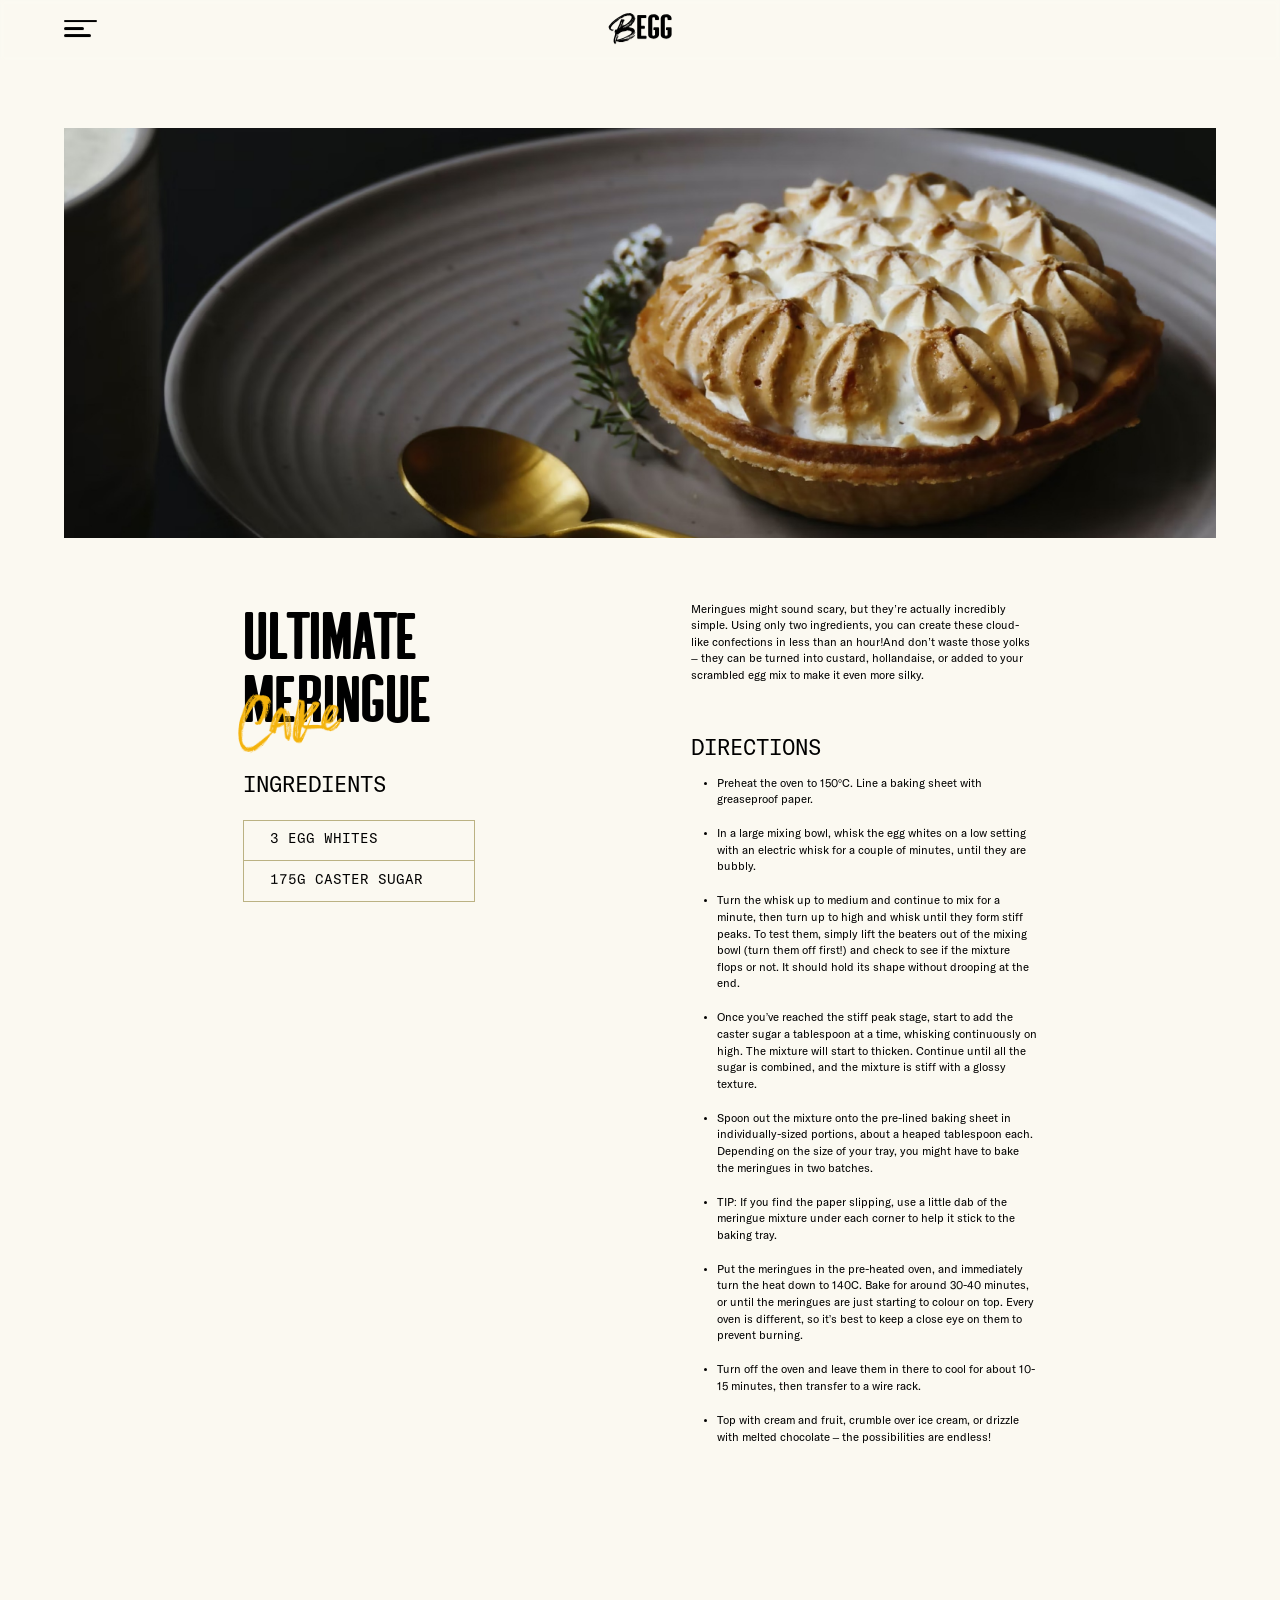
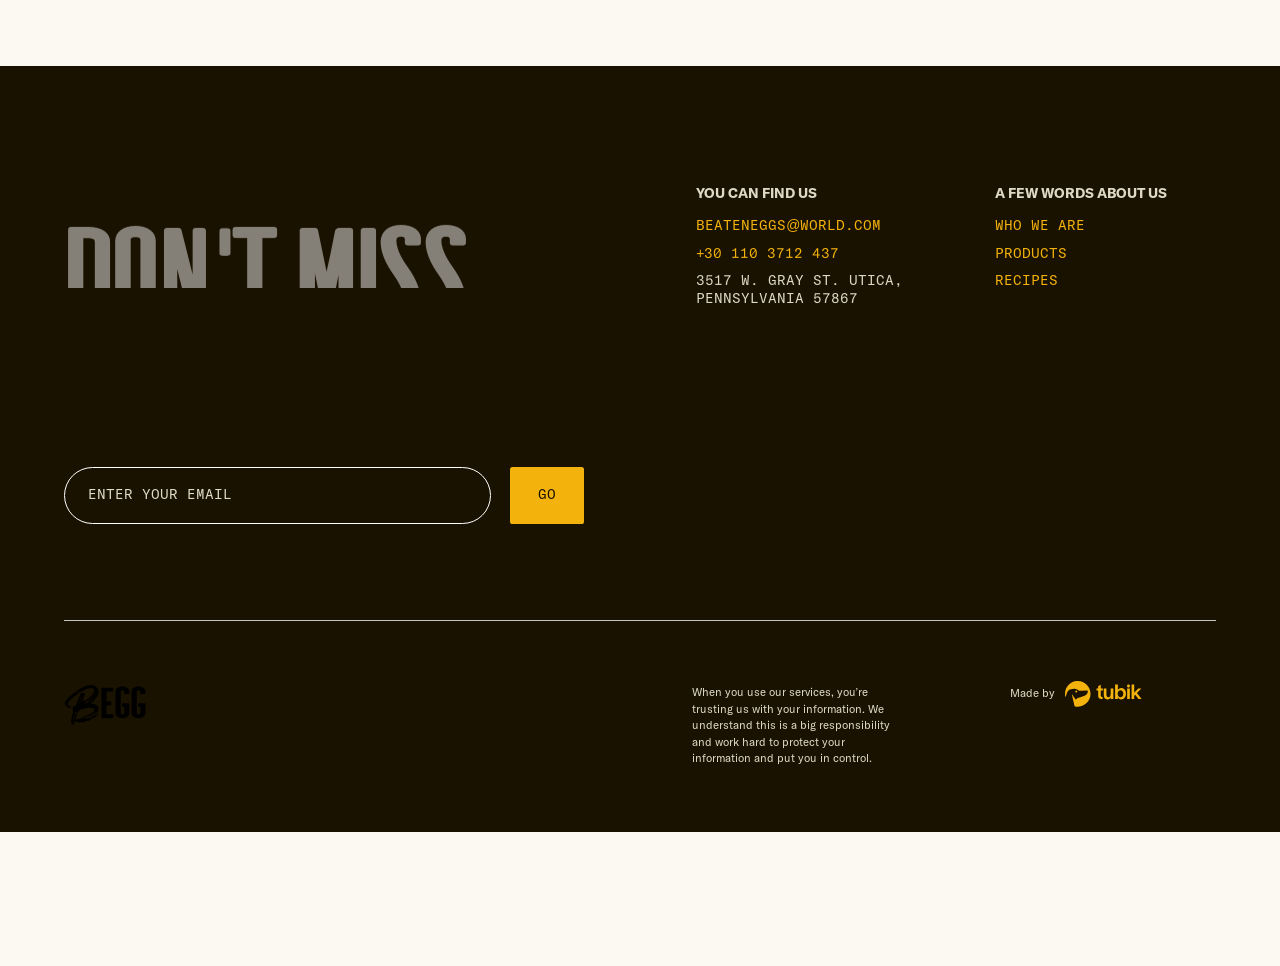
<file: recipes/ultimate-meringue.html>
<!DOCTYPE html><!--  Last Published: Fri Sep 29 2023 10:23:35 GMT+0000 (Coordinated Universal Time)  -->
<html data-wf-page="64d498182b478e3c540130c3" data-wf-site="63c51f529f1b455b17d194fb">
<head>
    <meta charset="utf-8">
    <title>BEGG | Explore Culinary Creations with Our Liquid Egg Products</title>
    <meta content="Our wide range of liquid egg products offers a versatile and convenient solution for anyone looking to add high-quality protein to their diet. From whole egg to egg whites and yolks, our products are available in both fresh and frozen formats, making them a great choice for busy professionals, chefs, and food manufacturers. Explore our selection of liquid egg products today at Begg." name="description">
    <meta content="BEGG | Explore Culinary Creations with Our Liquid Egg Products" property="og:title">
    <meta content="Our wide range of liquid egg products offers a versatile and convenient solution for anyone looking to add high-quality protein to their diet. From whole egg to egg whites and yolks, our products are available in both fresh and frozen formats, making them a great choice for busy professionals, chefs, and food manufacturers. Explore our selection of liquid egg products today at Begg." property="og:description">
    <meta content="../images/sharing.png" property="og:image">
    <meta content="BEGG | Explore Culinary Creations with Our Liquid Egg Products" property="twitter:title">
    <meta content="Our wide range of liquid egg products offers a versatile and convenient solution for anyone looking to add high-quality protein to their diet. From whole egg to egg whites and yolks, our products are available in both fresh and frozen formats, making them a great choice for busy professionals, chefs, and food manufacturers. Explore our selection of liquid egg products today at Begg." property="twitter:description">
    <meta content="../images/sharing.png" property="twitter:image">
    <meta property="og:type" content="website">
    <meta content="summary_large_image" name="twitter:card">
    <meta content="width=device-width, initial-scale=1" name="viewport">
    <link href="../css/normalize.css" rel="stylesheet" type="text/css">
    <link href="../css/components.css" rel="stylesheet" type="text/css">
    <link href="../css/begg.css" rel="stylesheet" type="text/css">
    <script type="text/javascript">!function(o,c){var n=c.documentElement,t=" w-mod-";n.className+=t+"js",("ontouchstart"in o||o.DocumentTouch&&c instanceof DocumentTouch)&&(n.className+=t+"touch")}(window,document);</script>
    <link href="../images/favicon.png" rel="shortcut icon" type="image/x-icon">
    <link href="../images/webclip.png" rel="apple-touch-icon">
    <style>
        .code_product a {
            color: #f4b30c !important;
            text-decoration: none;
        }
        .navmenu_phone a {
            color: #191200 !important;
            text-decoration: none;
        }
    </style>
    <!--  [Attributes by Finsweet] Disable scrolling  -->
    <script defer="" src="../js/scrolldisable.js"></script>
</head>
<body class="body">
<div fs-scrolldisable-element="when-visible" class="modal_wrapper">
    <div id="w-node-_2aa7b466-cd41-52d4-7ff9-9c644bf3260c-60e3bfa7" class="menu_content_wrap">
        <div class="menu_container"><a id="w-node-de72fa95-a835-933e-d123-2ff860e3bfaa-60e3bfa7"
                                       data-w-id="de72fa95-a835-933e-d123-2ff860e3bfaa" href="#"
                                       class="close_btn w-inline-block">
            <div class="cross_line_1"></div>
            <div class="cross_line_2"></div>
        </a>
            <div id="w-node-_2733a877-4f9a-a62d-1fb6-985404565c5b-60e3bfa7"
                 data-w-id="2733a877-4f9a-a62d-1fb6-985404565c5b" class="div-block-92"><a
                    id="w-node-de72fa95-a835-933e-d123-2ff860e3bfad-60e3bfa7"
                    data-w-id="de72fa95-a835-933e-d123-2ff860e3bfad" href="../index.html" class="menu_title _1 w-inline-block">
                <div>home</div>
            </a><a id="w-node-_65c65362-0790-0707-70e4-07324cddb61c-60e3bfa7"
                   data-w-id="65c65362-0790-0707-70e4-07324cddb61c" href="../about.html" class="menu_title _2 w-inline-block">
                <div>ABOUT</div>
            </a><a id="w-node-de72fa95-a835-933e-d123-2ff860e3bfb0-60e3bfa7"
                   data-w-id="de72fa95-a835-933e-d123-2ff860e3bfb0" href="../products.html"
                   class="menu_title _3 w-inline-block">
                <div id="w-node-de72fa95-a835-933e-d123-2ff860e3bfb1-60e3bfa7">PRODUCTS</div>
            </a><a id="w-node-de72fa95-a835-933e-d123-2ff860e3bfb3-60e3bfa7"
                   data-w-id="de72fa95-a835-933e-d123-2ff860e3bfb3" href="../recipes.html"
                   class="menu_title _4 w-inline-block">
                <div id="w-node-de72fa95-a835-933e-d123-2ff860e3bfb4-60e3bfa7">RECIPES</div>
            </a></div>
        </div>
        <div class="div-block-86">
            <div class="w-layout-grid grid-11">
                <div id="w-node-a38b1625-a9d9-0c88-bcef-2d1b1f304138-60e3bfa7" class="div-block-88">
                    <div id="w-node-_030f618d-6d2e-e5e8-9708-aa4ee490779e-60e3bfa7" class="div-block-87">
                        <div class="navmenu_phone">Beateneggs@world.com<br/>+30 110 3712 437</div>
                    </div>
                    <div id="w-node-b09d1196-86df-20a9-f10d-0024c2964304-60e3bfa7">
                        <div id="w-node-_86100442-ff3e-6393-7c24-ecb1ba2217d8-60e3bfa7" class="body_14">3517 W. Gray St.
                            Utica,<br/>Pennsylvania 57867
                        </div>
                    </div>
                </div>
            </div>
        </div>
    </div>
    <div data-preserve-aspect-ratio="xMidYMid slice" data-is-ix2-target="1" class="image_wrapper"
         data-w-id="d1deb98c-64b7-e467-ee68-be7f7b316ff5" data-animation-type="lottie"
         data-src="../documents/menu_original.mp4.lottie.json"
         data-loop="0" data-direction="1" data-autoplay="0" data-renderer="svg"
         data-default-duration="2.0689655172413794" data-duration="0"></div>
</div>
<div data-w-id="373c4cf4-ab6c-9935-dc3e-d6d85bd40a4e" class="nav_wrapper">
    <div class="container header">
        <div class="w-layout-grid grid"><a id="w-node-_373c4cf4-ab6c-9935-dc3e-d6d85bd40a51-5bd40a4e"
                                           data-w-id="373c4cf4-ab6c-9935-dc3e-d6d85bd40a51" href="#"
                                           class="menu_btn w-inline-block">
            <div class="div-block">
                <div class="line_1"></div>
                <div class="line_2"></div>
                <div class="line_3"></div>
            </div>
        </a><a id="w-node-_373c4cf4-ab6c-9935-dc3e-d6d85bd40a56-5bd40a4e" href="../index.html" class="w-inline-block"><img
                src="../images/logo.svg"

                loading="eager" id="w-node-_373c4cf4-ab6c-9935-dc3e-d6d85bd40a57-5bd40a4e" alt="" class="image"/></a>
        </div>
    </div>
</div>
<div data-w-id="24ee6206-8e98-7e66-74e2-35c61b5f3cb4" class="recipe_hero">
    <div class="container _90vw">
        <div data-w-id="b52ee95d-ba5d-4a81-fc27-dc4e35a650ab" class="recipe_wrap"><img loading="eager" alt=""
                                                                                       src="../images/64a2d3a25b9d6dd4d43d202e_CLASSIC DENVER OMELETTE-1-compressed.jpg"
                                                                                       sizes="(max-width: 991px) 90vw, 99vw"
                                                                                       class="recipe_img"/></div>
        <div class="container">
            <div class="text_wrap">
                <div id="w-node-_722ba484-f199-48b1-ff6e-7af01d9ce2d7-5401308e" class="div-block-56">
                    <div id="w-node-b56e711b-0361-2549-1bb9-6dc985385338-5401308e" class="div-block-42-copy">
                        <div class="h1_mask">
                            <div data-w-id="051594ec-4cf4-c2e9-0585-cb8b68b65d37"
                                 class="recipe_page _1st_line w-richtext"><h3>Ultimate<br/></h3></div>
                        </div>
                        <div id="w-node-_31376877-3bd4-d55b-9ebc-211c9e37a8fc-5401308e" class="h1_mask">
                            <div data-w-id="d25704b6-b53c-141a-d513-ece1a7718bfe"
                                 class="recipe_page _2nd_line w-richtext"><h3>meringue</h3></div>
                        </div>
                        <div id="w-node-_7c41506f-bb8b-97ae-3863-9c1a128e58e3-5401308e"
                             data-w-id="7c41506f-bb8b-97ae-3863-9c1a128e58e3" class="image-45 w-embed w-script">
                            <script src="../js/lottie-player.js"></script>

                            <lottie-player
                                    autoplay

                                    mode="normal"
                                    src="../documents/Cake-1.json"
                            >
                            </lottie-player>
                        </div>
                    </div>
                    <div id="w-node-fe4a9636-ffbe-60be-b1eb-ba496a8564f1-5401308e"
                         data-w-id="fe4a9636-ffbe-60be-b1eb-ba496a8564f1" class="div-block-38">
                        <div class="subheader_1">ingredients</div>
                        <div class="div-block-18">
                            <div id="w-node-fe4a9636-ffbe-60be-b1eb-ba496a8564f5-5401308e" class="div-block-19">
                                <div>3 egg whites</div>
                            </div>
                            <div id="w-node-fe4a9636-ffbe-60be-b1eb-ba496a8564f8-5401308e" class="div-block-19 _2nd">
                                <div>175g caster sugar</div>
                            </div>
                            <div id="w-node-fe4a9636-ffbe-60be-b1eb-ba496a8564fb-5401308e"
                                 class="div-block-19 _3d w-condition-invisible">
                                <div class="w-dyn-bind-empty"></div>
                            </div>
                            <div id="w-node-_13243f2c-df76-2449-150b-abd2750a29c4-5401308e"
                                 class="div-block-19 _3d w-condition-invisible">
                                <div class="w-dyn-bind-empty"></div>
                            </div>
                            <div id="w-node-_00b6d83b-a3b5-30ca-0fee-580b2db7cdfc-5401308e"
                                 class="div-block-19 _3d w-condition-invisible">
                                <div class="w-dyn-bind-empty"></div>
                            </div>
                            <div id="w-node-_3d12f8c6-bada-1c5f-4948-80d2058517e9-5401308e"
                                 class="div-block-19 _3d w-condition-invisible">
                                <div class="w-dyn-bind-empty"></div>
                            </div>
                            <div id="w-node-a8f9dfbd-5786-4f16-339d-81093e92e82d-5401308e"
                                 class="div-block-19 _3d w-condition-invisible">
                                <div class="w-dyn-bind-empty"></div>
                            </div>
                            <div id="w-node-aa1cf0c2-8a89-da2d-9eef-68b1790695fc-5401308e"
                                 class="div-block-19 _3d w-condition-invisible">
                                <div class="w-dyn-bind-empty"></div>
                            </div>
                            <div id="w-node-cbdc99f6-604e-3a2e-39c1-30427cdca1ed-5401308e"
                                 class="div-block-19 _3d w-condition-invisible">
                                <div class="w-dyn-bind-empty"></div>
                            </div>
                            <div id="w-node-a272af83-eae7-0973-bae7-9f5e23bd9c2b-5401308e"
                                 class="div-block-19 _3d w-condition-invisible">
                                <div class="w-dyn-bind-empty"></div>
                            </div>
                        </div>
                    </div>
                </div>
                <div id="w-node-da97d723-c442-e9a3-0697-47fe39f971fa-5401308e"
                     data-w-id="da97d723-c442-e9a3-0697-47fe39f971fa" class="div-block-55">
                    <div class="richtext_recipe w-richtext"><p>Meringues might sound scary, but they’re actually
                        incredibly simple. Using only two ingredients, you can create these cloud-like confections in
                        less than an hour!And don’t waste those yolks – they can be turned into custard, hollandaise, or
                        added to your scrambled egg mix to make it even more silky.</p>
                        <p>‍</p><h4>DIRECTIONS</h4>
                        <ol role="list">
                            <li>Preheat the oven to 150°C. Line a baking sheet with greaseproof paper.</li>
                            <li>In a large mixing bowl, whisk the egg whites on a low setting with an electric whisk for
                                a couple of minutes, until they are bubbly.
                            </li>
                            <li>Turn the whisk up to medium and continue to mix for a minute, then turn up to high and
                                whisk until they form stiff peaks. To test them, simply lift the beaters out of the
                                mixing bowl (turn them off first!) and check to see if the mixture flops or not. It
                                should hold its shape without drooping at the end.
                            </li>
                            <li>Once you’ve reached the stiff peak stage, start to add the caster sugar a tablespoon at
                                a time, whisking continuously on high. The mixture will start to thicken. Continue until
                                all the sugar is combined, and the mixture is stiff with a glossy texture.
                            </li>
                            <li>Spoon out the mixture onto the pre-lined baking sheet in individually-sized portions,
                                about a heaped tablespoon each. Depending on the size of your tray, you might have to
                                bake the meringues in two batches.
                            </li>
                            <li>TIP: If you find the paper slipping, use a little dab of the meringue mixture under each
                                corner to help it stick to the baking tray.
                            </li>
                            <li>Put the meringues in the pre-heated oven, and immediately turn the heat down to 140C.
                                Bake for around 30-40 minutes, or until the meringues are just starting to colour on
                                top. Every oven is different, so it’s best to keep a close eye on them to prevent
                                burning.
                            </li>
                            <li>Turn off the oven and leave them in there to cool for about 10-15 minutes, then transfer
                                to a wire rack.
                            </li>
                            <li>Top with cream and fruit, crumble over ice cream, or drizzle with melted chocolate – the
                                possibilities are endless!
                            </li>
                        </ol>
                        <p>‍</p>
                        <p>‍</p></div>
                </div>
            </div>
        </div>
    </div>
    <div class="spacer hide"></div>
</div>
<div data-w-id="3d90c3ae-2534-9e0a-a2b0-602b72bf9f18" class="footer-light">
    <div class="container _90_vw">
        <div class="w-layout-grid grid-2">
            <div id="w-node-_3d90c3ae-2534-9e0a-a2b0-602b72bf9f1b-72bf9f18" class="div-block-77">
                <div class="h1_mask"><h1 id="w-node-_3d90c3ae-2534-9e0a-a2b0-602b72bf9f1d-72bf9f18"
                                         data-w-id="3d90c3ae-2534-9e0a-a2b0-602b72bf9f1d">Don&#x27;t miss<br/></h1>
                </div>
                <div class="h1_mask"><h1 data-w-id="3d90c3ae-2534-9e0a-a2b0-602b72bf9f21">new items</h1></div>
            </div>
            <div id="w-node-_3d90c3ae-2534-9e0a-a2b0-602b72bf9f23-72bf9f18" class="div-block-26">
                <div class="form_wrapper">
                    <div class="footer-form w-form">
                        <form id="wf-form-Footer-Form" name="wf-form-Footer-Form" data-name="Footer Form" method="get"
                              class="footer-form-container" data-wf-page-id="64d498182b478e3c5401308e"
                              data-wf-element-id="3d90c3ae-2534-9e0a-a2b0-602b72bf9f26">
                            <div class="footer-form-block"><input type="email"
                                                                  class="footer-form-field w-node-_3d90c3ae-2534-9e0a-a2b0-602b72bf9f28-72bf9f18 w-input"
                                                                  maxlength="256" name="Footer-Email-2"
                                                                  data-name="Footer Email 2"
                                                                  aria-label="Get product updates"
                                                                  placeholder="Enter your email" id="Footer-Email-2"
                                                                  required=""/><input type="submit" value="go"
                                                                                      data-wait=""
                                                                                      id="w-node-_3d90c3ae-2534-9e0a-a2b0-602b72bf9f29-72bf9f18"
                                                                                      class="footer-form-submit w-button"/>
                            </div>
                        </form>
                        <div class="success-message-2 w-form-done">
                            <div class="text-block-2 light">Thank you!</div>
                            <div class="secondary">Your submission has been received!</div>
                        </div>
                        <div class="error-message w-form-fail">
                            <div>Oops! Something went wrong while submitting the form.</div>
                        </div>
                    </div>
                </div>
            </div>
            <div id="w-node-_3d90c3ae-2534-9e0a-a2b0-602b72bf9f30-72bf9f18" class="footer_links_row">
                <div class="links_block">
                    <div class="footer-title">you can find us</div>
                    <a href="mailto:Beateneggs@world.com" class="footer-link">Beateneggs@world.com</a><a
                        href="tel:+301103712437" class="footer-link">+30 110 3712 437</a>
                    <div id="w-node-_3d90c3ae-2534-9e0a-a2b0-602b72bf9f38-72bf9f18" class="body_22 beige">3517 W. Gray
                        St. Utica,<br/>Pennsylvania 57867
                    </div>
                </div>
                <div class="links_block">
                    <div class="footer-title">A few words about us</div>
                    <a href="../about.html" class="footer-link">WHO WE ARE</a><a href="../products.html"
                                                                               class="footer-link">products</a><a
                        href="../recipes.html" class="footer-link">RECIPES</a></div>
            </div>
        </div>
        <div class="divider_footer"></div>
        <div class="grid-2-copy">
            <div id="w-node-_3d90c3ae-2534-9e0a-a2b0-602b72bf9f47-72bf9f18" class="footer-social-block-two"><a href="../index.html"
                                                                                                               class="w-inline-block"><img
                    src="../images/logo.svg"
                    loading="eager" alt="" class="image-50"/></a></div>
            <div id="w-node-_3d90c3ae-2534-9e0a-a2b0-602b72bf9f4a-72bf9f18" class="div-block-28">
                <div class="body_18_beige">When you use our services, you’re trusting us with your information. We
                    understand this is a big responsibility and work hard to protect your information and put you in
                    control.
                </div>
            </div>
            <a id="w-node-_487ba154-1273-3e74-9af2-16ac36e5781e-72bf9f18" href="#"
               class="link-block-2 w-inline-block">
                <div class="body_18_beige">Made by</div>
                <img src="../images/1616eb564ea00e94bb450de67_tubik_logo-1-1.svg"
                     loading="lazy" alt="" class="image-53"/></a></div>
    </div>
</div>
<div fs-scrolldisable-element="when-visible" data-w-id="0f5ee7e9-c0e2-1b7a-54a1-da7853a6088d"
     class="pre_load_pages"></div>
<div class="overlay-wrapper not_in_use">
    <div class="overlay-1"></div>
    <div class="overlay-2"></div>
    <div class="overlay-3"></div>
</div>
<script src="../js/jquery-3.5.1.min.js" type="text/javascript"></script>
<script src="../js/begg.js" type="text/javascript"></script>
<script>
    window.onbeforeunload = function () {
        window.scrollTo(0,0);
    };
</script>
<script>
    var Webflow = Webflow || [];
    Webflow.push(function() {
        window.addEventListener('resize', function() {
            
            window.Webflow.require("lottie").lottie.resize();
        });
    });
</script>
<script>
    var initialViewportWidth = window.innerWidth || document.documentElement.clientWidth;
    // portrait mobile viewport initial, any change refresh
    if (initialViewportWidth < 480) {
        window.addEventListener('resize', function () {
            newViewportWidth = window.innerWidth || document.documentElement.clientWidth;
            if (newViewportWidth > 479) {
                location.reload();
            }
        });
    }
// landscape mobile viewport initial, any change refresh
    else if (initialViewportWidth > 479 && initialViewportWidth < 768) {
        window.addEventListener('resize', function () {
            newViewportWidth = window.innerWidth || document.documentElement.clientWidth;
            if (newViewportWidth < 480 || newViewportWidth > 767) {
                location.reload();
            }
        });
    }
// tablet viewport initial, any change refresh
    else if (initialViewportWidth > 767 && initialViewportWidth < 992)  {
        window.addEventListener('resize', function () {
            newViewportWidth = window.innerWidth || document.documentElement.clientWidth;
            if (newViewportWidth < 768 || newViewportWidth > 991) {
                location.reload();
            }
        });
    }
// web viewport initial, any change refresh
    else if (initialViewportWidth > 991) {
        window.addEventListener('resize', function () {
            newViewportWidth = window.innerWidth || document.documentElement.clientWidth;
            if (newViewportWidth < 992) {
                location.reload();
            }
        });
    }
</script>
<script src="../js/gsap.min.js"></script>
<script src="../js/CustomEase.min.js"></script>
<script>
    // variables
    let customEase =
        "M0,0,C0,0,0.13,0.34,0.238,0.442,0.305,0.506,0.322,0.514,0.396,0.54,0.478,0.568,0.468,0.56,0.522,0.584,0.572,0.606,0.61,0.719,0.714,0.826,0.798,0.912,1,1,1,1";
    let counter = {
        value: 0
    };
    let loaderDuration = 1.5;
    // If not a first time visit in this tab
    if (sessionStorage.getItem("visited") !== null) {
        loaderDuration = 1.0;
        counter = {
            value: 85
        };
    }
    sessionStorage.setItem("visited", "true");
    function updateLoaderText() {
        let progress = Math.round(counter.value);
        $(".loader_number").text(progress);
    }
    function endLoaderAnimation() {
        $(".trigger").click();
    }
    let tl = gsap.timeline({
        onComplete: endLoaderAnimation
    });
    tl.to(counter, {
        value: 100,
        onUpdate: updateLoaderText,
        duration: loaderDuration,
        ease: CustomEase.create("custom", customEase)
    });
    tl.to(".loader_progress", {
        width: "100%",
        duration: loaderDuration,
        ease: CustomEase.create("custom", customEase)
    }, 0);
</script>
<script src="../js/lenis.js"></script>
<script>
    const lenis = new Lenis({
        duration: 1.2,
        easing: (t) => Math.min(1, 1.001 - Math.pow(2, -10 * t)), 
        direction: 'vertical', // vertical, horizontal
        gestureDirection: 'vertical', // vertical, horizontal, both
        smooth: true,
        smoothTouch: false,
        touchMultiplier: 2,
        infinite: false,
    })
    //get scroll value
    
    function raf(time) {
        lenis.raf(time)
        requestAnimationFrame(raf)
    }
    // Grab all elements that have a "data-target" attribute
    const scrollButtons = document.querySelectorAll('[data-target]');
    // For each element, listen to a "click" event
    scrollButtons.forEach(button => {
        button.addEventListener('click', e => {
            e.preventDefault();
            // get the DOM element by the ID (data-target value)
            var target = button.dataset.target,
                $el = document.getElementById(target.replace('#', ''));
            // Use lenis.scrollTo() to scroll the page to the right element
            lenis.scrollTo($el, {
                offset: 0,
                immediate: false,
                duration: 3,
                easing: (x) => (x < 0.5 ? 4 * x * x * x : 1 - Math.pow(-2 * x + 2, 3) / 2), 
            });
        });
    });
    requestAnimationFrame(raf)
</script>
<script>
    $('.modal_wrapper').on('click', 'a', function() {
        $('.menu_title').triggerHandler('tap');
    });
</script>
<style>
    .error-message{
        display: none !important;
    }
</style>
<script type="text/javascript">
    var formElement = "form";
    const form = document.querySelector(formElement);
    if(form) {
        form.addEventListener("submit", function(e) {
            e.preventDefault();
            const inputs = form.querySelectorAll('input, textarea, select');

            inputs.forEach(input => {
                switch (input.type) {
                    case 'text':
                    case 'password':
                    case 'email':
                    case 'number':
                    case 'textarea':
                    case 'date':
                    case 'search':
                    case 'tel':
                    case 'url':
                        input.value = '';
                        break;
                    case 'checkbox':
                    case 'radio':
                        input.checked = false;
                        break;
                    case 'select-one':
                    case 'select-multiple':
                        input.selectedIndex = -1;
                        break;
                    default:
                        break;
                }
            });
            var email_form = form.querySelector('input[type="email"]');

            var data = {};  // Виправлення тут
            data['email'] = email_form.value;

            const formData = new URLSearchParams(data).toString(); // Виправлення тут

            fetch('/mail.php', {
                method: 'POST',
                headers: {
                    "Content-Type": "application/x-www-form-urlencoded;charset=UTF-8",
                },
                body: formData // Використовуйте formData тут
            })
                .then(response => response.json())
                .then(data => {
                    // Знаходимо елемент за класом .error-message і задаємо йому стиль display: none
                    var errorMessage = document.querySelector('.error-message');
                    if (errorMessage) {
                        errorMessage.style.display = 'none';
                    }

// Знаходимо елемент за класом .success-message-2 і задаємо йому стиль display: block
                    var successMessage = document.querySelector('.success-message-2');
                    if (successMessage) {
                        successMessage.style.display = 'block';
                        form.style.display = 'none';
                    }
                })
                .catch(error => {
                    // Знаходимо елемент за класом .error-message і задаємо йому стиль display: none
                    var errorMessage = document.querySelector('.error-message');
                    if (errorMessage) {
                        errorMessage.style.display = 'none';
                    }

// Знаходимо елемент за класом .success-message-2 і задаємо йому стиль display: block
                    var successMessage = document.querySelector('.success-message-2');
                    if (successMessage) {
                        successMessage.style.display = 'block';
                        form.style.display = 'none';
                    }
                });
        });
    }
</script>

</body>
</html>
</file>
<file: css/components.css>
@font-face {
  font-family: 'webflow-icons';
  src: url("[data-uri]") format('truetype');
  font-weight: normal;
  font-style: normal;
}
[class^="w-icon-"],
[class*=" w-icon-"] {
  /* use !important to prevent issues with browser extensions that change fonts */
  font-family: 'webflow-icons' !important;
  speak: none;
  font-style: normal;
  font-weight: normal;
  font-variant: normal;
  text-transform: none;
  line-height: 1;
  /* Better Font Rendering =========== */
  -webkit-font-smoothing: antialiased;
  -moz-osx-font-smoothing: grayscale;
}
.w-icon-slider-right:before {
  content: "\e600";
}
.w-icon-slider-left:before {
  content: "\e601";
}
.w-icon-nav-menu:before {
  content: "\e602";
}
.w-icon-arrow-down:before,
.w-icon-dropdown-toggle:before {
  content: "\e603";
}
.w-icon-file-upload-remove:before {
  content: "\e900";
}
.w-icon-file-upload-icon:before {
  content: "\e903";
}
* {
  -webkit-box-sizing: border-box;
  -moz-box-sizing: border-box;
  box-sizing: border-box;
}
html {
  height: 100%;
}
body {
  margin: 0;
  min-height: 100%;
  background-color: #fff;
  font-family: Arial, sans-serif;
  font-size: 14px;
  line-height: 20px;
  color: #333;
}
img {
  max-width: 100%;
  vertical-align: middle;
  display: inline-block;
}
html.w-mod-touch * {
  background-attachment: scroll !important;
}
.w-block {
  display: block;
}
.w-inline-block {
  max-width: 100%;
  display: inline-block;
}
.w-clearfix:before,
.w-clearfix:after {
  content: " ";
  display: table;
  grid-column-start: 1;
  grid-row-start: 1;
  grid-column-end: 2;
  grid-row-end: 2;
}
.w-clearfix:after {
  clear: both;
}
.w-hidden {
  display: none;
}
.w-button {
  display: inline-block;
  padding: 9px 15px;
  background-color: #3898EC;
  color: white;
  border: 0;
  line-height: inherit;
  text-decoration: none;
  cursor: pointer;
  border-radius: 0;
}
input.w-button {
  -webkit-appearance: button;
}
html[data-w-dynpage] [data-w-cloak] {
  color: transparent !important;
}
.w-webflow-badge,
.w-webflow-badge * {
  position: static;
  left: auto;
  top: auto;
  right: auto;
  bottom: auto;
  z-index: auto;
  display: block;
  visibility: visible;
  overflow: visible;
  overflow-x: visible;
  overflow-y: visible;
  box-sizing: border-box;
  width: auto;
  height: auto;
  max-height: none;
  max-width: none;
  min-height: 0;
  min-width: 0;
  margin: 0;
  padding: 0;
  float: none;
  clear: none;
  border: 0 none transparent;
  border-radius: 0;
  background: none;
  background-image: none;
  background-position: 0% 0%;
  background-size: auto auto;
  background-repeat: repeat;
  background-origin: padding-box;
  background-clip: border-box;
  background-attachment: scroll;
  background-color: transparent;
  box-shadow: none;
  opacity: 1;
  transform: none;
  transition: none;
  direction: ltr;
  font-family: inherit;
  font-weight: inherit;
  color: inherit;
  font-size: inherit;
  line-height: inherit;
  font-style: inherit;
  font-variant: inherit;
  text-align: inherit;
  letter-spacing: inherit;
  text-decoration: inherit;
  text-indent: 0;
  text-transform: inherit;
  list-style-type: disc;
  text-shadow: none;
  font-smoothing: auto;
  vertical-align: baseline;
  cursor: inherit;
  white-space: inherit;
  word-break: normal;
  word-spacing: normal;
  word-wrap: normal;
}
.w-webflow-badge {
  position: fixed !important;
  display: inline-block !important;
  visibility: visible !important;
  z-index: 2147483647 !important;
  top: auto !important;
  right: 12px !important;
  bottom: 12px !important;
  left: auto !important;
  color: #AAADB0 !important;
  background-color: #fff !important;
  border-radius: 3px !important;
  padding: 6px 8px 6px 6px !important;
  font-size: 12px !important;
  opacity: 1 !important;
  line-height: 14px !important;
  text-decoration: none !important;
  transform: none !important;
  margin: 0 !important;
  width: auto !important;
  height: auto !important;
  overflow: visible !important;
  white-space: nowrap;
  box-shadow: 0 0 0 1px rgba(0, 0, 0, 0.1), 0px 1px 3px rgba(0, 0, 0, 0.1);
  cursor: pointer;
}
.w-webflow-badge > img {
  display: inline-block !important;
  visibility: visible !important;
  opacity: 1 !important;
  vertical-align: middle !important;
}
h1,
h2,
h3,
h4,
h5,
h6 {
  font-weight: bold;
  margin-bottom: 10px;
}
h1 {
  font-size: 38px;
  line-height: 44px;
  margin-top: 20px;
}
h2 {
  font-size: 32px;
  line-height: 36px;
  margin-top: 20px;
}
h3 {
  font-size: 24px;
  line-height: 30px;
  margin-top: 20px;
}
h4 {
  font-size: 18px;
  line-height: 24px;
  margin-top: 10px;
}
h5 {
  font-size: 14px;
  line-height: 20px;
  margin-top: 10px;
}
h6 {
  font-size: 12px;
  line-height: 18px;
  margin-top: 10px;
}
p {
  margin-top: 0;
  margin-bottom: 10px;
}
blockquote {
  margin: 0 0 10px 0;
  padding: 10px 20px;
  border-left: 5px solid #E2E2E2;
  font-size: 18px;
  line-height: 22px;
}
figure {
  margin: 0;
  margin-bottom: 10px;
}
figcaption {
  margin-top: 5px;
  text-align: center;
}
ul,
ol {
  margin-top: 0px;
  margin-bottom: 10px;
  padding-left: 40px;
}
.w-list-unstyled {
  padding-left: 0;
  list-style: none;
}
.w-embed:before,
.w-embed:after {
  content: " ";
  display: table;
  grid-column-start: 1;
  grid-row-start: 1;
  grid-column-end: 2;
  grid-row-end: 2;
}
.w-embed:after {
  clear: both;
}
.w-video {
  width: 100%;
  position: relative;
  padding: 0;
}
.w-video iframe,
.w-video object,
.w-video embed {
  position: absolute;
  top: 0;
  left: 0;
  width: 100%;
  height: 100%;
  border: none;
}
fieldset {
  padding: 0;
  margin: 0;
  border: 0;
}
button,
[type='button'],
[type='reset'] {
  border: 0;
  cursor: pointer;
  -webkit-appearance: button;
}
.w-form {
  margin: 0 0 15px;
}
.w-form-done {
  display: none;
  padding: 20px;
  text-align: center;
  background-color: #dddddd;
}
.w-form-fail {
  display: none;
  margin-top: 10px;
  padding: 10px;
  background-color: #ffdede;
}
label {
  display: block;
  margin-bottom: 5px;
  font-weight: bold;
}
.w-input,
.w-select {
  display: block;
  width: 100%;
  height: 38px;
  padding: 8px 12px;
  margin-bottom: 10px;
  font-size: 14px;
  line-height: 1.42857143;
  color: #333333;
  vertical-align: middle;
  background-color: #ffffff;
  border: 1px solid #cccccc;
}
.w-input:-moz-placeholder,
.w-select:-moz-placeholder {
  color: #999;
}
.w-input::-moz-placeholder,
.w-select::-moz-placeholder {
  color: #999;
  opacity: 1;
}
.w-input::-webkit-input-placeholder,
.w-select::-webkit-input-placeholder {
  color: #999;
}
.w-input:focus,
.w-select:focus {
  border-color: #3898EC;
  outline: 0;
}
.w-input[disabled],
.w-select[disabled],
.w-input[readonly],
.w-select[readonly],
fieldset[disabled] .w-input,
fieldset[disabled] .w-select {
  cursor: not-allowed;
}
.w-input[disabled]:not(.w-input-disabled),
.w-select[disabled]:not(.w-input-disabled),
.w-input[readonly],
.w-select[readonly],
fieldset[disabled]:not(.w-input-disabled) .w-input,
fieldset[disabled]:not(.w-input-disabled) .w-select {
  background-color: #eeeeee;
}
textarea.w-input,
textarea.w-select {
  height: auto;
}
.w-select {
  background-color: #f3f3f3;
}
.w-select[multiple] {
  height: auto;
}
.w-form-label {
  display: inline-block;
  cursor: pointer;
  font-weight: normal;
  margin-bottom: 0px;
}
.w-radio {
  display: block;
  margin-bottom: 5px;
  padding-left: 20px;
}
.w-radio:before,
.w-radio:after {
  content: " ";
  display: table;
  grid-column-start: 1;
  grid-row-start: 1;
  grid-column-end: 2;
  grid-row-end: 2;
}
.w-radio:after {
  clear: both;
}
.w-radio-input {
  margin: 4px 0 0;
  line-height: normal;
  float: left;
  margin-left: -20px;
}
.w-radio-input {
  margin-top: 3px;
}
.w-file-upload {
  display: block;
  margin-bottom: 10px;
}
.w-file-upload-input {
  width: 0.1px;
  height: 0.1px;
  opacity: 0;
  overflow: hidden;
  position: absolute;
  z-index: -100;
}
.w-file-upload-default,
.w-file-upload-uploading,
.w-file-upload-success {
  display: inline-block;
  color: #333333;
}
.w-file-upload-error {
  display: block;
  margin-top: 10px;
}
.w-file-upload-default.w-hidden,
.w-file-upload-uploading.w-hidden,
.w-file-upload-error.w-hidden,
.w-file-upload-success.w-hidden {
  display: none;
}
.w-file-upload-uploading-btn {
  display: flex;
  font-size: 14px;
  font-weight: normal;
  cursor: pointer;
  margin: 0;
  padding: 8px 12px;
  border: 1px solid #cccccc;
  background-color: #fafafa;
}
.w-file-upload-file {
  display: flex;
  flex-grow: 1;
  justify-content: space-between;
  margin: 0;
  padding: 8px 9px 8px 11px;
  border: 1px solid #cccccc;
  background-color: #fafafa;
}
.w-file-upload-file-name {
  font-size: 14px;
  font-weight: normal;
  display: block;
}
.w-file-remove-link {
  margin-top: 3px;
  margin-left: 10px;
  width: auto;
  height: auto;
  padding: 3px;
  display: block;
  cursor: pointer;
}
.w-icon-file-upload-remove {
  margin: auto;
  font-size: 10px;
}
.w-file-upload-error-msg {
  display: inline-block;
  color: #ea384c;
  padding: 2px 0;
}
.w-file-upload-info {
  display: inline-block;
  line-height: 38px;
  padding: 0 12px;
}
.w-file-upload-label {
  display: inline-block;
  font-size: 14px;
  font-weight: normal;
  cursor: pointer;
  margin: 0;
  padding: 8px 12px;
  border: 1px solid #cccccc;
  background-color: #fafafa;
}
.w-icon-file-upload-icon,
.w-icon-file-upload-uploading {
  display: inline-block;
  margin-right: 8px;
  width: 20px;
}
.w-icon-file-upload-uploading {
  height: 20px;
}
.w-container {
  margin-left: auto;
  margin-right: auto;
  max-width: 940px;
}
.w-container:before,
.w-container:after {
  content: " ";
  display: table;
  grid-column-start: 1;
  grid-row-start: 1;
  grid-column-end: 2;
  grid-row-end: 2;
}
.w-container:after {
  clear: both;
}
.w-container .w-row {
  margin-left: -10px;
  margin-right: -10px;
}
.w-row:before,
.w-row:after {
  content: " ";
  display: table;
  grid-column-start: 1;
  grid-row-start: 1;
  grid-column-end: 2;
  grid-row-end: 2;
}
.w-row:after {
  clear: both;
}
.w-row .w-row {
  margin-left: 0;
  margin-right: 0;
}
.w-col {
  position: relative;
  float: left;
  width: 100%;
  min-height: 1px;
  padding-left: 10px;
  padding-right: 10px;
}
.w-col .w-col {
  padding-left: 0;
  padding-right: 0;
}
.w-col-1 {
  width: 8.33333333%;
}
.w-col-2 {
  width: 16.66666667%;
}
.w-col-3 {
  width: 25%;
}
.w-col-4 {
  width: 33.33333333%;
}
.w-col-5 {
  width: 41.66666667%;
}
.w-col-6 {
  width: 50%;
}
.w-col-7 {
  width: 58.33333333%;
}
.w-col-8 {
  width: 66.66666667%;
}
.w-col-9 {
  width: 75%;
}
.w-col-10 {
  width: 83.33333333%;
}
.w-col-11 {
  width: 91.66666667%;
}
.w-col-12 {
  width: 100%;
}
.w-hidden-main {
  display: none !important;
}
@media screen and (max-width: 991px) {
  .w-container {
    max-width: 728px;
  }
  .w-hidden-main {
    display: inherit !important;
  }
  .w-hidden-medium {
    display: none !important;
  }
  .w-col-medium-1 {
    width: 8.33333333%;
  }
  .w-col-medium-2 {
    width: 16.66666667%;
  }
  .w-col-medium-3 {
    width: 25%;
  }
  .w-col-medium-4 {
    width: 33.33333333%;
  }
  .w-col-medium-5 {
    width: 41.66666667%;
  }
  .w-col-medium-6 {
    width: 50%;
  }
  .w-col-medium-7 {
    width: 58.33333333%;
  }
  .w-col-medium-8 {
    width: 66.66666667%;
  }
  .w-col-medium-9 {
    width: 75%;
  }
  .w-col-medium-10 {
    width: 83.33333333%;
  }
  .w-col-medium-11 {
    width: 91.66666667%;
  }
  .w-col-medium-12 {
    width: 100%;
  }
  .w-col-stack {
    width: 100%;
    left: auto;
    right: auto;
  }
}
@media screen and (max-width: 767px) {
  .w-hidden-main {
    display: inherit !important;
  }
  .w-hidden-medium {
    display: inherit !important;
  }
  .w-hidden-small {
    display: none !important;
  }
  .w-row,
  .w-container .w-row {
    margin-left: 0;
    margin-right: 0;
  }
  .w-col {
    width: 100%;
    left: auto;
    right: auto;
  }
  .w-col-small-1 {
    width: 8.33333333%;
  }
  .w-col-small-2 {
    width: 16.66666667%;
  }
  .w-col-small-3 {
    width: 25%;
  }
  .w-col-small-4 {
    width: 33.33333333%;
  }
  .w-col-small-5 {
    width: 41.66666667%;
  }
  .w-col-small-6 {
    width: 50%;
  }
  .w-col-small-7 {
    width: 58.33333333%;
  }
  .w-col-small-8 {
    width: 66.66666667%;
  }
  .w-col-small-9 {
    width: 75%;
  }
  .w-col-small-10 {
    width: 83.33333333%;
  }
  .w-col-small-11 {
    width: 91.66666667%;
  }
  .w-col-small-12 {
    width: 100%;
  }
}
@media screen and (max-width: 479px) {
  .w-container {
    max-width: none;
  }
  .w-hidden-main {
    display: inherit !important;
  }
  .w-hidden-medium {
    display: inherit !important;
  }
  .w-hidden-small {
    display: inherit !important;
  }
  .w-hidden-tiny {
    display: none !important;
  }
  .w-col {
    width: 100%;
  }
  .w-col-tiny-1 {
    width: 8.33333333%;
  }
  .w-col-tiny-2 {
    width: 16.66666667%;
  }
  .w-col-tiny-3 {
    width: 25%;
  }
  .w-col-tiny-4 {
    width: 33.33333333%;
  }
  .w-col-tiny-5 {
    width: 41.66666667%;
  }
  .w-col-tiny-6 {
    width: 50%;
  }
  .w-col-tiny-7 {
    width: 58.33333333%;
  }
  .w-col-tiny-8 {
    width: 66.66666667%;
  }
  .w-col-tiny-9 {
    width: 75%;
  }
  .w-col-tiny-10 {
    width: 83.33333333%;
  }
  .w-col-tiny-11 {
    width: 91.66666667%;
  }
  .w-col-tiny-12 {
    width: 100%;
  }
}
.w-widget {
  position: relative;
}
.w-widget-map {
  width: 100%;
  height: 400px;
}
.w-widget-map label {
  width: auto;
  display: inline;
}
.w-widget-map img {
  max-width: inherit;
}
.w-widget-map .gm-style-iw {
  text-align: center;
}
.w-widget-map .gm-style-iw > button {
  display: none !important;
}
.w-widget-twitter {
  overflow: hidden;
}
.w-widget-twitter-count-shim {
  display: inline-block;
  vertical-align: top;
  position: relative;
  width: 28px;
  height: 20px;
  text-align: center;
  background: white;
  border: #758696 solid 1px;
  border-radius: 3px;
}
.w-widget-twitter-count-shim * {
  pointer-events: none;
  -webkit-user-select: none;
  -moz-user-select: none;
  -ms-user-select: none;
  user-select: none;
}
.w-widget-twitter-count-shim .w-widget-twitter-count-inner {
  position: relative;
  font-size: 15px;
  line-height: 12px;
  text-align: center;
  color: #999;
  font-family: serif;
}
.w-widget-twitter-count-shim .w-widget-twitter-count-clear {
  position: relative;
  display: block;
}
.w-widget-twitter-count-shim.w--large {
  width: 36px;
  height: 28px;
}
.w-widget-twitter-count-shim.w--large .w-widget-twitter-count-inner {
  font-size: 18px;
  line-height: 18px;
}
.w-widget-twitter-count-shim:not(.w--vertical) {
  margin-left: 5px;
  margin-right: 8px;
}
.w-widget-twitter-count-shim:not(.w--vertical).w--large {
  margin-left: 6px;
}
.w-widget-twitter-count-shim:not(.w--vertical):before,
.w-widget-twitter-count-shim:not(.w--vertical):after {
  top: 50%;
  left: 0;
  border: solid transparent;
  content: ' ';
  height: 0;
  width: 0;
  position: absolute;
  pointer-events: none;
}
.w-widget-twitter-count-shim:not(.w--vertical):before {
  border-color: rgba(117, 134, 150, 0);
  border-right-color: #5d6c7b;
  border-width: 4px;
  margin-left: -9px;
  margin-top: -4px;
}
.w-widget-twitter-count-shim:not(.w--vertical).w--large:before {
  border-width: 5px;
  margin-left: -10px;
  margin-top: -5px;
}
.w-widget-twitter-count-shim:not(.w--vertical):after {
  border-color: rgba(255, 255, 255, 0);
  border-right-color: white;
  border-width: 4px;
  margin-left: -8px;
  margin-top: -4px;
}
.w-widget-twitter-count-shim:not(.w--vertical).w--large:after {
  border-width: 5px;
  margin-left: -9px;
  margin-top: -5px;
}
.w-widget-twitter-count-shim.w--vertical {
  width: 61px;
  height: 33px;
  margin-bottom: 8px;
}
.w-widget-twitter-count-shim.w--vertical:before,
.w-widget-twitter-count-shim.w--vertical:after {
  top: 100%;
  left: 50%;
  border: solid transparent;
  content: ' ';
  height: 0;
  width: 0;
  position: absolute;
  pointer-events: none;
}
.w-widget-twitter-count-shim.w--vertical:before {
  border-color: rgba(117, 134, 150, 0);
  border-top-color: #5d6c7b;
  border-width: 5px;
  margin-left: -5px;
}
.w-widget-twitter-count-shim.w--vertical:after {
  border-color: rgba(255, 255, 255, 0);
  border-top-color: white;
  border-width: 4px;
  margin-left: -4px;
}
.w-widget-twitter-count-shim.w--vertical .w-widget-twitter-count-inner {
  font-size: 18px;
  line-height: 22px;
}
.w-widget-twitter-count-shim.w--vertical.w--large {
  width: 76px;
}
.w-background-video {
  position: relative;
  overflow: hidden;
  height: 500px;
  color: white;
}
.w-background-video > video {
  background-size: cover;
  background-position: 50% 50%;
  position: absolute;
  margin: auto;
  width: 100%;
  height: 100%;
  right: -100%;
  bottom: -100%;
  top: -100%;
  left: -100%;
  object-fit: cover;
  z-index: -100;
}
.w-background-video > video::-webkit-media-controls-start-playback-button {
  display: none !important;
  -webkit-appearance: none;
}
.w-background-video--control {
  position: absolute;
  bottom: 1em;
  right: 1em;
  background-color: transparent;
  padding: 0;
}
.w-background-video--control > [hidden] {
  display: none !important;
}
.w-slider {
  position: relative;
  height: 300px;
  text-align: center;
  background: #dddddd;
  clear: both;
  -webkit-tap-highlight-color: rgba(0, 0, 0, 0);
  tap-highlight-color: rgba(0, 0, 0, 0);
}
.w-slider-mask {
  position: relative;
  display: block;
  overflow: hidden;
  z-index: 1;
  left: 0;
  right: 0;
  height: 100%;
  white-space: nowrap;
}
.w-slide {
  position: relative;
  display: inline-block;
  vertical-align: top;
  width: 100%;
  height: 100%;
  white-space: normal;
  text-align: left;
}
.w-slider-nav {
  position: absolute;
  z-index: 2;
  top: auto;
  right: 0;
  bottom: 0;
  left: 0;
  margin: auto;
  padding-top: 10px;
  height: 40px;
  text-align: center;
  -webkit-tap-highlight-color: rgba(0, 0, 0, 0);
  tap-highlight-color: rgba(0, 0, 0, 0);
}
.w-slider-nav.w-round > div {
  border-radius: 100%;
}
.w-slider-nav.w-num > div {
  width: auto;
  height: auto;
  padding: 0.2em 0.5em;
  font-size: inherit;
  line-height: inherit;
}
.w-slider-nav.w-shadow > div {
  box-shadow: 0 0 3px rgba(51, 51, 51, 0.4);
}
.w-slider-nav-invert {
  color: #fff;
}
.w-slider-nav-invert > div {
  background-color: rgba(34, 34, 34, 0.4);
}
.w-slider-nav-invert > div.w-active {
  background-color: #222;
}
.w-slider-dot {
  position: relative;
  display: inline-block;
  width: 1em;
  height: 1em;
  background-color: rgba(255, 255, 255, 0.4);
  cursor: pointer;
  margin: 0 3px 0.5em;
  transition: background-color 100ms, color 100ms;
}
.w-slider-dot.w-active {
  background-color: #fff;
}
.w-slider-dot:focus {
  outline: none;
  box-shadow: 0px 0px 0px 2px #fff;
}
.w-slider-dot:focus.w-active {
  box-shadow: none;
}
.w-slider-arrow-left,
.w-slider-arrow-right {
  position: absolute;
  width: 80px;
  top: 0;
  right: 0;
  bottom: 0;
  left: 0;
  margin: auto;
  cursor: pointer;
  overflow: hidden;
  color: white;
  font-size: 40px;
  -webkit-tap-highlight-color: rgba(0, 0, 0, 0);
  tap-highlight-color: rgba(0, 0, 0, 0);
  -webkit-user-select: none;
  -moz-user-select: none;
  -ms-user-select: none;
  user-select: none;
}
.w-slider-arrow-left [class^='w-icon-'],
.w-slider-arrow-right [class^='w-icon-'],
.w-slider-arrow-left [class*=' w-icon-'],
.w-slider-arrow-right [class*=' w-icon-'] {
  position: absolute;
}
.w-slider-arrow-left:focus,
.w-slider-arrow-right:focus {
  outline: 0;
}
.w-slider-arrow-left {
  z-index: 3;
  right: auto;
}
.w-slider-arrow-right {
  z-index: 4;
  left: auto;
}
.w-icon-slider-left,
.w-icon-slider-right {
  top: 0;
  right: 0;
  bottom: 0;
  left: 0;
  margin: auto;
  width: 1em;
  height: 1em;
}
.w-slider-aria-label {
  border: 0;
  clip: rect(0 0 0 0);
  height: 1px;
  margin: -1px;
  overflow: hidden;
  padding: 0;
  position: absolute;
  width: 1px;
}
.w-slider-force-show {
  display: block !important;
}
.w-dropdown {
  display: inline-block;
  position: relative;
  text-align: left;
  margin-left: auto;
  margin-right: auto;
  z-index: 900;
}
.w-dropdown-btn,
.w-dropdown-toggle,
.w-dropdown-link {
  position: relative;
  vertical-align: top;
  text-decoration: none;
  color: #222222;
  padding: 20px;
  text-align: left;
  margin-left: auto;
  margin-right: auto;
  white-space: nowrap;
}
.w-dropdown-toggle {
  -webkit-user-select: none;
  -moz-user-select: none;
  -ms-user-select: none;
  user-select: none;
  display: inline-block;
  cursor: pointer;
  padding-right: 40px;
}
.w-dropdown-toggle:focus {
  outline: 0;
}
.w-icon-dropdown-toggle {
  position: absolute;
  top: 0;
  right: 0;
  bottom: 0;
  margin: auto;
  margin-right: 20px;
  width: 1em;
  height: 1em;
}
.w-dropdown-list {
  position: absolute;
  background: #dddddd;
  display: none;
  min-width: 100%;
}
.w-dropdown-list.w--open {
  display: block;
}
.w-dropdown-link {
  padding: 10px 20px;
  display: block;
  color: #222222;
}
.w-dropdown-link.w--current {
  color: #0082f3;
}
.w-dropdown-link:focus {
  outline: 0;
}
@media screen and (max-width: 767px) {
  .w-nav-brand {
    padding-left: 10px;
  }
}
/**
 * ## Note
 * Safari (on both iOS and OS X) does not handle viewport units (vh, vw) well.
 * For example percentage units do not work on descendants of elements that
 * have any dimensions expressed in viewport units. It also doesn’t handle them at
 * all in `calc()`.
 */
/**
 * Wrapper around all lightbox elements
 *
 * 1. Since the lightbox can receive focus, IE also gives it an outline.
 * 2. Fixes flickering on Chrome when a transition is in progress
 *    underneath the lightbox.
 */
.w-lightbox-backdrop {
  cursor: auto;
  font-style: normal;
  letter-spacing: normal;
  list-style: disc;
  text-indent: 0;
  text-shadow: none;
  text-transform: none;
  visibility: visible;
  white-space: normal;
  word-break: normal;
  word-spacing: normal;
  word-wrap: normal;
  position: fixed;
  top: 0;
  right: 0;
  bottom: 0;
  left: 0;
  color: #fff;
  font-family: "Helvetica Neue", Helvetica, Ubuntu, "Segoe UI", Verdana, sans-serif;
  font-size: 17px;
  line-height: 1.2;
  font-weight: 300;
  text-align: center;
  background: rgba(0, 0, 0, 0.9);
  z-index: 2000;
  outline: 0;
  /* 1 */
  opacity: 0;
  -webkit-user-select: none;
  -moz-user-select: none;
  -webkit-tap-highlight-color: transparent;
  -webkit-transform: translate(0, 0);
  /* 2 */
}
/**
 * Neat trick to bind the rubberband effect to our canvas instead of the whole
 * document on iOS. It also prevents a bug that causes the document underneath to scroll.
 */
.w-lightbox-backdrop,
.w-lightbox-container {
  height: 100%;
  overflow: auto;
  -webkit-overflow-scrolling: touch;
}
.w-lightbox-content {
  position: relative;
  height: 100vh;
  overflow: hidden;
}
.w-lightbox-view {
  position: absolute;
  width: 100vw;
  height: 100vh;
  opacity: 0;
}
.w-lightbox-view:before {
  content: "";
  height: 100vh;
}
/* .w-lightbox-content */
.w-lightbox-group,
.w-lightbox-group .w-lightbox-view,
.w-lightbox-group .w-lightbox-view:before {
  height: 86vh;
}
.w-lightbox-frame,
.w-lightbox-view:before {
  display: inline-block;
  vertical-align: middle;
}
/*
 * 1. Remove default margin set by user-agent on the <figure> element.
 */
.w-lightbox-figure {
  position: relative;
  margin: 0;
  /* 1 */
}
.w-lightbox-group .w-lightbox-figure {
  cursor: pointer;
}
/**
 * IE adds image dimensions as width and height attributes on the IMG tag,
 * but we need both width and height to be set to auto to enable scaling.
 */
.w-lightbox-img {
  width: auto;
  height: auto;
  max-width: none;
}
/**
 * 1. Reset if style is set by user on "All Images"
 */
.w-lightbox-image {
  display: block;
  float: none;
  /* 1 */
  max-width: 100vw;
  max-height: 100vh;
}
.w-lightbox-group .w-lightbox-image {
  max-height: 86vh;
}
.w-lightbox-caption {
  position: absolute;
  right: 0;
  bottom: 0;
  left: 0;
  padding: 0.5em 1em;
  background: rgba(0, 0, 0, 0.4);
  text-align: left;
  text-overflow: ellipsis;
  white-space: nowrap;
  overflow: hidden;
}
.w-lightbox-embed {
  position: absolute;
  top: 0;
  right: 0;
  bottom: 0;
  left: 0;
  width: 100%;
  height: 100%;
}
.w-lightbox-control {
  position: absolute;
  top: 0;
  width: 4em;
  background-size: 24px;
  background-repeat: no-repeat;
  background-position: center;
  cursor: pointer;
  -webkit-transition: all 0.3s;
  transition: all 0.3s;
}
.w-lightbox-left {
  display: none;
  bottom: 0;
  left: 0;
  /* <svg xmlns="http://www.w3.org/2000/svg" viewBox="-20 0 24 40" width="24" height="40"><g transform="rotate(45)"><path d="m0 0h5v23h23v5h-28z" opacity=".4"/><path d="m1 1h3v23h23v3h-26z" fill="#fff"/></g></svg> */
  background-image: url("[data-uri]");
}
.w-lightbox-right {
  display: none;
  right: 0;
  bottom: 0;
  /* <svg xmlns="http://www.w3.org/2000/svg" viewBox="-4 0 24 40" width="24" height="40"><g transform="rotate(45)"><path d="m0-0h28v28h-5v-23h-23z" opacity=".4"/><path d="m1 1h26v26h-3v-23h-23z" fill="#fff"/></g></svg> */
  background-image: url("[data-uri]");
}
/*
 * Without specifying the with and height inside the SVG, all versions of IE render the icon too small.
 * The bug does not seem to manifest itself if the elements are tall enough such as the above arrows.
 * ()
 */
.w-lightbox-close {
  right: 0;
  height: 2.6em;
  /* <svg xmlns="http://www.w3.org/2000/svg" viewBox="-4 0 18 17" width="18" height="17"><g transform="rotate(45)"><path d="m0 0h7v-7h5v7h7v5h-7v7h-5v-7h-7z" opacity=".4"/><path d="m1 1h7v-7h3v7h7v3h-7v7h-3v-7h-7z" fill="#fff"/></g></svg> */
  background-image: url("[data-uri]");
  background-size: 18px;
}
/**
 * 1. All IE versions add extra space at the bottom without this.
 */
.w-lightbox-strip {
  position: absolute;
  bottom: 0;
  left: 0;
  right: 0;
  padding: 0 1vh;
  line-height: 0;
  /* 1 */
  white-space: nowrap;
  overflow-x: auto;
  overflow-y: hidden;
}
/*
 * 1. We use content-box to avoid having to do `width: calc(10vh + 2vw)`
 *    which doesn’t work in Safari anyway.
 * 2. Chrome renders images pixelated when switching to GPU. Making sure
 *    the parent is also rendered on the GPU (by setting translate3d for
 *    example) fixes this behavior.
 */
.w-lightbox-item {
  display: inline-block;
  width: 10vh;
  padding: 2vh 1vh;
  box-sizing: content-box;
  /* 1 */
  cursor: pointer;
  -webkit-transform: translate3d(0, 0, 0);
  /* 2 */
}
.w-lightbox-active {
  opacity: 0.3;
}
.w-lightbox-thumbnail {
  position: relative;
  height: 10vh;
  background: #222;
  overflow: hidden;
}
.w-lightbox-thumbnail-image {
  position: absolute;
  top: 0;
  left: 0;
}
.w-lightbox-thumbnail .w-lightbox-tall {
  top: 50%;
  width: 100%;
  -webkit-transform: translate(0, -50%);
  transform: translate(0, -50%);
}
.w-lightbox-thumbnail .w-lightbox-wide {
  left: 50%;
  height: 100%;
  -webkit-transform: translate(-50%, 0);
  transform: translate(-50%, 0);
}
/*
 * Spinner
 *
 * Absolute pixel values are used to avoid rounding errors that would cause
 * the white spinning element to be misaligned with the track.
 */
.w-lightbox-spinner {
  position: absolute;
  top: 50%;
  left: 50%;
  box-sizing: border-box;
  width: 40px;
  height: 40px;
  margin-top: -20px;
  margin-left: -20px;
  border: 5px solid rgba(0, 0, 0, 0.4);
  border-radius: 50%;
  -webkit-animation: spin 0.8s infinite linear;
  animation: spin 0.8s infinite linear;
}
.w-lightbox-spinner:after {
  content: "";
  position: absolute;
  top: -4px;
  right: -4px;
  bottom: -4px;
  left: -4px;
  border: 3px solid transparent;
  border-bottom-color: #fff;
  border-radius: 50%;
}
/*
 * Utility classes
 */
.w-lightbox-hide {
  display: none;
}
.w-lightbox-noscroll {
  overflow: hidden;
}
@media (min-width: 768px) {
  .w-lightbox-content {
    height: 96vh;
    margin-top: 2vh;
  }
  .w-lightbox-view,
  .w-lightbox-view:before {
    height: 96vh;
  }
  /* .w-lightbox-content */
  .w-lightbox-group,
  .w-lightbox-group .w-lightbox-view,
  .w-lightbox-group .w-lightbox-view:before {
    height: 84vh;
  }
  .w-lightbox-image {
    max-width: 96vw;
    max-height: 96vh;
  }
  .w-lightbox-group .w-lightbox-image {
    max-width: 82.3vw;
    max-height: 84vh;
  }
  .w-lightbox-left,
  .w-lightbox-right {
    display: block;
    opacity: 0.5;
  }
  .w-lightbox-close {
    opacity: 0.8;
  }
  .w-lightbox-control:hover {
    opacity: 1;
  }
}
.w-lightbox-inactive,
.w-lightbox-inactive:hover {
  opacity: 0;
}
.w-richtext:before,
.w-richtext:after {
  content: " ";
  display: table;
  grid-column-start: 1;
  grid-row-start: 1;
  grid-column-end: 2;
  grid-row-end: 2;
}
.w-richtext:after {
  clear: both;
}
.w-richtext[contenteditable="true"]:before,
.w-richtext[contenteditable="true"]:after {
  white-space: initial;
}
.w-richtext ol,
.w-richtext ul {
  overflow: hidden;
}
.w-richtext .w-richtext-figure-selected.w-richtext-figure-type-video div:after,
.w-richtext .w-richtext-figure-selected[data-rt-type="video"] div:after {
  outline: 2px solid #2895f7;
}
.w-richtext .w-richtext-figure-selected.w-richtext-figure-type-image div,
.w-richtext .w-richtext-figure-selected[data-rt-type="image"] div {
  outline: 2px solid #2895f7;
}
.w-richtext figure.w-richtext-figure-type-video > div:after,
.w-richtext figure[data-rt-type="video"] > div:after {
  content: '';
  position: absolute;
  display: none;
  left: 0;
  top: 0;
  right: 0;
  bottom: 0;
}
.w-richtext figure {
  position: relative;
  max-width: 60%;
}
.w-richtext figure > div:before {
  cursor: default!important;
}
.w-richtext figure img {
  width: 100%;
}
.w-richtext figure figcaption.w-richtext-figcaption-placeholder {
  opacity: 0.6;
}
.w-richtext figure div {
  /* fix incorrectly sized selection border in the data manager */
  font-size: 0px;
  color: transparent;
}
.w-richtext figure.w-richtext-figure-type-image,
.w-richtext figure[data-rt-type="image"] {
  display: table;
}
.w-richtext figure.w-richtext-figure-type-image > div,
.w-richtext figure[data-rt-type="image"] > div {
  display: inline-block;
}
.w-richtext figure.w-richtext-figure-type-image > figcaption,
.w-richtext figure[data-rt-type="image"] > figcaption {
  display: table-caption;
  caption-side: bottom;
}
.w-richtext figure.w-richtext-figure-type-video,
.w-richtext figure[data-rt-type="video"] {
  width: 60%;
  height: 0;
}
.w-richtext figure.w-richtext-figure-type-video iframe,
.w-richtext figure[data-rt-type="video"] iframe {
  position: absolute;
  top: 0;
  left: 0;
  width: 100%;
  height: 100%;
}
.w-richtext figure.w-richtext-figure-type-video > div,
.w-richtext figure[data-rt-type="video"] > div {
  width: 100%;
}
.w-richtext figure.w-richtext-align-center {
  margin-right: auto;
  margin-left: auto;
  clear: both;
}
.w-richtext figure.w-richtext-align-center.w-richtext-figure-type-image > div,
.w-richtext figure.w-richtext-align-center[data-rt-type="image"] > div {
  max-width: 100%;
}
.w-richtext figure.w-richtext-align-normal {
  clear: both;
}
.w-richtext figure.w-richtext-align-fullwidth {
  width: 100%;
  max-width: 100%;
  text-align: center;
  clear: both;
  display: block;
  margin-right: auto;
  margin-left: auto;
}
.w-richtext figure.w-richtext-align-fullwidth > div {
  display: inline-block;
  /* padding-bottom is used for aspect ratios in video figures
      we want the div to inherit that so hover/selection borders in the designer-canvas
      fit right*/
  padding-bottom: inherit;
}
.w-richtext figure.w-richtext-align-fullwidth > figcaption {
  display: block;
}
.w-richtext figure.w-richtext-align-floatleft {
  float: left;
  margin-right: 15px;
  clear: none;
}
.w-richtext figure.w-richtext-align-floatright {
  float: right;
  margin-left: 15px;
  clear: none;
}
.w-nav {
  position: relative;
  background: #dddddd;
  z-index: 1000;
}
.w-nav:before,
.w-nav:after {
  content: " ";
  display: table;
  grid-column-start: 1;
  grid-row-start: 1;
  grid-column-end: 2;
  grid-row-end: 2;
}
.w-nav:after {
  clear: both;
}
.w-nav-brand {
  position: relative;
  float: left;
  text-decoration: none;
  color: #333333;
}
.w-nav-link {
  position: relative;
  display: inline-block;
  vertical-align: top;
  text-decoration: none;
  color: #222222;
  padding: 20px;
  text-align: left;
  margin-left: auto;
  margin-right: auto;
}
.w-nav-link.w--current {
  color: #0082f3;
}
.w-nav-menu {
  position: relative;
  float: right;
}
[data-nav-menu-open] {
  display: block !important;
  position: absolute;
  top: 100%;
  left: 0;
  right: 0;
  background: #C8C8C8;
  text-align: center;
  overflow: visible;
  min-width: 200px;
}
.w--nav-link-open {
  display: block;
  position: relative;
}
.w-nav-overlay {
  position: absolute;
  overflow: hidden;
  display: none;
  top: 100%;
  left: 0;
  right: 0;
  width: 100%;
}
.w-nav-overlay [data-nav-menu-open] {
  top: 0;
}
.w-nav[data-animation="over-left"] .w-nav-overlay {
  width: auto;
}
.w-nav[data-animation="over-left"] .w-nav-overlay,
.w-nav[data-animation="over-left"] [data-nav-menu-open] {
  right: auto;
  z-index: 1;
  top: 0;
}
.w-nav[data-animation="over-right"] .w-nav-overlay {
  width: auto;
}
.w-nav[data-animation="over-right"] .w-nav-overlay,
.w-nav[data-animation="over-right"] [data-nav-menu-open] {
  left: auto;
  z-index: 1;
  top: 0;
}
.w-nav-button {
  position: relative;
  float: right;
  padding: 18px;
  font-size: 24px;
  display: none;
  cursor: pointer;
  -webkit-tap-highlight-color: rgba(0, 0, 0, 0);
  tap-highlight-color: rgba(0, 0, 0, 0);
  -webkit-user-select: none;
  -moz-user-select: none;
  -ms-user-select: none;
  user-select: none;
}
.w-nav-button:focus {
  outline: 0;
}
.w-nav-button.w--open {
  background-color: #C8C8C8;
  color: white;
}
.w-nav[data-collapse="all"] .w-nav-menu {
  display: none;
}
.w-nav[data-collapse="all"] .w-nav-button {
  display: block;
}
.w--nav-dropdown-open {
  display: block;
}
.w--nav-dropdown-toggle-open {
  display: block;
}
.w--nav-dropdown-list-open {
  position: static;
}
@media screen and (max-width: 991px) {
  .w-nav[data-collapse="medium"] .w-nav-menu {
    display: none;
  }
  .w-nav[data-collapse="medium"] .w-nav-button {
    display: block;
  }
}
@media screen and (max-width: 767px) {
  .w-nav[data-collapse="small"] .w-nav-menu {
    display: none;
  }
  .w-nav[data-collapse="small"] .w-nav-button {
    display: block;
  }
  .w-nav-brand {
    padding-left: 10px;
  }
}
@media screen and (max-width: 479px) {
  .w-nav[data-collapse="tiny"] .w-nav-menu {
    display: none;
  }
  .w-nav[data-collapse="tiny"] .w-nav-button {
    display: block;
  }
}
.w-tabs {
  position: relative;
}
.w-tabs:before,
.w-tabs:after {
  content: " ";
  display: table;
  grid-column-start: 1;
  grid-row-start: 1;
  grid-column-end: 2;
  grid-row-end: 2;
}
.w-tabs:after {
  clear: both;
}
.w-tab-menu {
  position: relative;
}
.w-tab-link {
  position: relative;
  display: inline-block;
  vertical-align: top;
  text-decoration: none;
  padding: 9px 30px;
  text-align: left;
  cursor: pointer;
  color: #222222;
  background-color: #dddddd;
}
.w-tab-link.w--current {
  background-color: #C8C8C8;
}
.w-tab-link:focus {
  outline: 0;
}
.w-tab-content {
  position: relative;
  display: block;
  overflow: hidden;
}
.w-tab-pane {
  position: relative;
  display: none;
}
.w--tab-active {
  display: block;
}
@media screen and (max-width: 479px) {
  .w-tab-link {
    display: block;
  }
}
.w-ix-emptyfix:after {
  content: "";
}
@keyframes spin {
  0% {
    transform: rotate(0deg);
  }
  100% {
    transform: rotate(360deg);
  }
}
.w-dyn-empty {
  padding: 10px;
  background-color: #dddddd;
}
.w-dyn-hide {
  display: none !important;
}
.w-dyn-bind-empty {
  display: none !important;
}
.w-condition-invisible {
  display: none !important;
}
.wf-layout-layout {
  display: grid;
}
</file>
<file: css/begg.css>
.w-layout-grid {
  grid-row-gap: 16px;
  grid-column-gap: 16px;
  grid-template-rows: auto auto;
  grid-template-columns: 1fr 1fr;
  grid-auto-columns: 1fr;
  display: grid;
}

h1 {
  color: #fff;
  margin-top: 0;
  margin-bottom: 0;
  font-family: Summer loving sans, sans-serif;
  font-size: 10vw;
  font-weight: 400;
  line-height: .8;
}

h2 {
  margin-top: 0;
  margin-bottom: 0;
  font-family: Summer loving sans, sans-serif;
  font-size: 6.7vw;
  font-weight: 400;
  line-height: 7vw;
}

h3 {
  margin-top: 0;
  margin-bottom: 0;
  font-family: Summer loving sans, sans-serif;
  font-size: 5.2vw;
  font-weight: 400;
  line-height: 5.8vw;
}

h4 {
  color: #fff;
  margin-top: 0;
  margin-bottom: 0;
  font-family: Summer loving sans, sans-serif;
  font-size: 3.333vw;
  font-weight: 400;
  line-height: 3.646vw;
}

h5 {
  color: #fff;
  margin-top: 0;
  margin-bottom: 0;
  font-family: Summer loving sans, sans-serif;
  font-size: 1.771vw;
  font-weight: 400;
  line-height: 2.2vw;
}

p {
  margin-bottom: 0;
}

ul {
  width: 20vw;
  margin-top: 0;
  margin-bottom: 0;
  padding-left: 0;
}

ol {
  margin-top: 0;
  margin-bottom: 0;
  padding-left: 2vw;
}

li {
  margin-bottom: .83vw;
}

.hero_section {
  z-index: 1;
  width: 100%;
  height: 100vh;
  max-height: none;
  max-width: 100%;
  min-height: auto;
  background-color: #fbf9f1;
  background-image: none;
  background-repeat: repeat;
  background-size: auto;
  flex-direction: column;
  justify-content: center;
  align-items: center;
  padding-top: 0;
  display: flex;
  position: -webkit-sticky;
  position: sticky;
  top: 0;
  overflow: hidden;
}

.hero_section.horizontal {
  flex-direction: row;
  justify-content: center;
  align-items: stretch;
}

.hero_section.horizontal.auto {
  height: auto;
  justify-content: space-between;
}

.hero_section.horizontal.auto.product_page {
  position: relative;
  overflow: visible;
}

.hero_section.beige {
  background-color: #fbf9f1;
  background-image: none;
  background-repeat: repeat;
  background-size: auto;
  position: relative;
}

.container {
  width: 100%;
  max-width: 62vw;
  flex-direction: column;
  align-items: center;
  padding-left: 0;
  padding-right: 0;
  display: flex;
  position: relative;
}

.container._90_vw {
  width: 90vw;
  max-width: none;
}

.container._90_vw.z-2 {
  z-index: 2;
}

.container.absolute {
  z-index: 5;
  justify-content: center;
  align-self: center;
  position: absolute;
  top: 0%;
  bottom: 0%;
  left: auto;
  right: auto;
}

.container.fixed {
  height: 100%;
  position: relative;
}

.container.fixed.hidden {
  display: none;
}

.container.z_top {
  z-index: 3;
  position: relative;
}

.container._90vw {
  max-width: 90vw;
  margin-bottom: 15vh;
  position: -webkit-sticky;
  position: sticky;
  top: -60vw;
}

.container.left {
  align-items: flex-start;
}

.container.left.custom {
  width: auto;
  max-width: none;
}

.container.reverse {
  flex-direction: row;
  justify-content: center;
  align-items: center;
  padding-top: 0;
}

.container.header {
  max-width: 90vw;
}

.container._100 {
  justify-content: center;
  position: relative;
  top: 0;
}

.nav_wrapper {
  z-index: 100;
  width: 100%;
  height: auto;
  max-width: 100%;
  -webkit-backdrop-filter: blur(2px);
  backdrop-filter: blur(2px);
  background-color: rgba(251, 249, 241, 0);
  flex-direction: column;
  justify-content: center;
  align-items: center;
  margin-top: 0;
  padding-top: 1.3vw;
  padding-bottom: 1.3vw;
  display: flex;
  position: fixed;
  overflow: hidden;
}

.grid {
  width: 100%;
  max-width: 100%;
  grid-template-rows: auto;
  grid-template-columns: 1fr 1fr 1fr;
  justify-content: space-between;
  align-items: center;
  justify-items: center;
}

.image {
  width: 5vw;
  height: auto;
  max-width: none;
}

.line_1 {
  width: 2.6vw;
  height: .2vw;
  background-color: #000;
  border-radius: 50px;
}

.line_2 {
  width: 1.56vw;
  height: .2vw;
  background-color: #000;
  border-radius: 50px;
  margin-top: .35vw;
  margin-bottom: .35vw;
}

.line_3 {
  width: 2.08vw;
  height: .2vw;
  background-color: #000;
  border-radius: 50px;
}

.div-block {
  width: auto;
  height: auto;
  flex-direction: column;
  justify-content: space-between;
  align-items: flex-start;
  display: flex;
  overflow: hidden;
}

.section {
  width: 100%;
  height: auto;
  max-width: 100%;
  min-height: auto;
  opacity: 1;
  background-color: rgba(0, 0, 0, 0);
  flex-direction: column;
  align-items: center;
  display: flex;
  overflow: visible;
}

.section.bg {
  background-color: #f6f4ed;
  background-image: linear-gradient(to right, #f6f4ed, #f4f1ec 8%);
  overflow: visible;
}

.section.margins_100 {
  z-index: 5;
  padding-top: 5vw;
  padding-bottom: 5vw;
  position: relative;
}

.section.orange {
  background-color: #f4b30c;
  padding-top: 5vw;
  padding-bottom: 5vw;
}

.section.orange.overflow_hidden {
  min-height: 0;
  margin-bottom: -100vh;
  padding-top: 4vw;
  padding-bottom: 4vw;
  position: -webkit-sticky;
  position: sticky;
  top: 0;
  overflow: hidden;
}

.milk_img {
  width: 100%;
}

.milk_img.desktop.loader_animation {
  margin-bottom: -27vw;
}

.milk_img.mobile {
  display: none;
}

.milk_section_top {
  z-index: 3;
  width: 100%;
  height: auto;
  max-width: 100%;
  background-color: rgba(0, 0, 0, 0);
  flex-direction: column;
  justify-content: flex-start;
  align-items: center;
  margin-top: -10%;
  display: flex;
  position: relative;
  top: auto;
  bottom: 0%;
  left: 0%;
  right: 0%;
  overflow: hidden;
}

.milk_section_top.loader_img {
  margin-top: 0%;
  display: flex;
  position: absolute;
  top: auto;
  bottom: -90%;
  left: 0%;
  right: 0%;
}

.physics_section {
  z-index: 4;
  width: 100%;
  height: 36vw;
  max-width: 100%;
  background-color: #fbf9f1;
  flex-direction: column;
  justify-content: center;
  align-items: center;
  margin-top: 0;
  margin-bottom: 0;
  padding-top: 0;
  padding-bottom: 0;
  display: flex;
  position: relative;
  overflow: visible;
}

.text_mask_wrap {
  width: 100%;
  flex-direction: column;
  justify-content: flex-start;
  align-items: center;
  margin-top: -1px;
  padding-top: 0;
  display: flex;
  position: relative;
}

.div-block-9 {
  z-index: 2;
  width: 100%;
  flex-direction: column;
  justify-content: flex-start;
  align-items: center;
  margin-top: 0;
  padding-top: 0;
  display: flex;
  position: static;
  top: 0%;
  bottom: 0%;
  left: 0%;
  right: 0%;
}

.mask_text {
  width: 103%;
  height: 100%;
  max-width: none;
  min-height: auto;
  margin-top: 0;
  padding-top: 0;
  display: block;
}

.div-block-11 {
  width: 100%;
  height: auto;
  background-color: #fbf9f1;
  margin-top: -1px;
  margin-bottom: 0;
  padding-top: 4vw;
  padding-bottom: 14vw;
}

.mask_section {
  z-index: 2;
  width: 100%;
  height: auto;
  max-width: 100%;
  grid-column-gap: 0vw;
  grid-row-gap: 0vw;
  background-color: rgba(0, 0, 0, 0);
  border-top: 1px #fbf9f1;
  border-bottom: 1px #fbf9f1;
  flex-direction: column;
  grid-template-rows: auto;
  grid-template-columns: 19vw 62vw 19vw;
  grid-auto-columns: 1fr;
  align-content: start;
  align-items: start;
  margin-top: 0;
  margin-bottom: 0;
  padding-top: 0;
  padding-bottom: 0;
  display: grid;
  position: relative;
  top: 0%;
  bottom: auto;
  left: 0%;
  right: 0%;
  overflow: hidden;
}

.container_hero {
  width: 100%;
  max-width: 80vw;
  flex-direction: column;
  justify-content: center;
  align-items: center;
  padding-left: 0;
  padding-right: 0;
  display: flex;
  position: absolute;
}

.packs_section {
  z-index: 2;
  width: 100%;
  height: auto;
  max-width: 100%;
  background-color: #fbf9f1;
  flex-direction: column;
  justify-content: flex-start;
  align-items: center;
  margin-top: -2vw;
  margin-bottom: 0;
  padding-top: 6vw;
  padding-bottom: 0;
  display: flex;
  position: relative;
  overflow: visible;
}

.packs_section.custom {
  height: 100vh;
  background-color: rgba(0, 0, 0, 0);
  justify-content: center;
  margin-top: 0;
  padding-top: 0;
}

.bg_image_orange {
  z-index: 3;
  width: 100%;
  height: auto;
  max-height: none;
  margin-bottom: 0;
  padding-bottom: 0;
  position: static;
  top: 0%;
  bottom: auto;
  left: 0%;
  right: 0%;
  overflow: visible;
}

.bg_image_orange.tablet, .bg_image_orange.lanscape, .bg_image_orange.mobile, .bg_image_orange.hide {
  display: none;
}

.bg_image_orange.scroll_trigger {
  width: 0%;
  height: auto;
  position: relative;
}

.chicken {
  z-index: 1;
  width: 63%;
  max-width: none;
  cursor: auto;
  display: block;
  position: absolute;
  top: -19vw;
  bottom: auto;
  left: auto;
  right: 0%;
}

.chicken.hidden {
  display: none;
}

.body {
  height: auto;
  color: #000;
  background-color: rgba(0, 0, 0, 0);
  border-radius: 15px;
  margin-top: 0;
  margin-bottom: 0;
  padding-top: 0;
  padding-bottom: 0;
  font-family: Gt america standard trial, sans-serif;
  font-size: .89vw;
  line-height: 1.3vw;
  overflow: visible;
}

.eggs_section {
  z-index: 2;
  width: 100%;
  height: 70vw;
  max-width: 100%;
  flex-direction: column;
  align-items: center;
  padding-top: 0;
  padding-bottom: 0;
  display: flex;
  position: relative;
  overflow: hidden;
}

.eggs_section.lottie {
  height: auto;
  max-width: none;
  flex-direction: column;
  justify-content: flex-start;
  align-items: center;
  display: flex;
  position: -webkit-sticky;
  position: sticky;
  top: 0;
  overflow: visible;
}

.div-block-16 {
  width: 100%;
  flex-direction: column;
  justify-content: flex-start;
  align-items: center;
  padding-top: 3.6vw;
  display: flex;
  position: absolute;
  top: 0%;
  bottom: 0%;
  left: 0%;
  right: 0%;
}

.div-block-16.eggs {
  z-index: 4;
  justify-content: flex-start;
  padding-top: 0;
  top: 0%;
  bottom: auto;
  left: 0%;
  right: 0%;
}

.cta_black {
  height: auto;
  max-height: none;
  color: #f4b30c;
  text-transform: uppercase;
  background-color: #000;
  border-radius: 140px;
  flex-direction: column;
  justify-content: center;
  align-items: center;
  padding: 1.85vw 2.8vw;
  font-family: Gt america mono trial, sans-serif;
  font-size: 1.09vw;
  line-height: 1.09vw;
  text-decoration: none;
  transition: all .25s;
  display: flex;
}

.cta_black:hover {
  color: #000;
  background-color: #f4b30c;
  transform: scale(1.1);
}

.footer-light {
  z-index: 2;
  width: 100%;
  max-width: 100%;
  background-color: #1a1200;
  border-bottom: 1px #e4ebf3;
  flex-direction: column;
  align-items: center;
  padding: 9.35vw 0 5vw;
  line-height: 26.51px;
  display: flex;
  position: relative;
}

.form_wrapper {
  width: 100%;
  justify-content: space-between;
  align-items: flex-start;
  display: flex;
}

.footer-title {
  color: #ddd9c5;
  text-transform: uppercase;
  margin-bottom: .35vw;
  font-family: Gt america standard trial, sans-serif;
  font-size: 1.09vw;
  font-weight: 700;
  line-height: 1.4vw;
}

.footer-title.inverted {
  color: #191200;
}

.footer-link {
  color: #f4b30c;
  margin-top: 0;
  font-family: Gt america mono trial, sans-serif;
  font-weight: 400;
  line-height: 1.4vw;
  text-decoration: none;
  transition: all .25s;
}

.footer-link:hover {
  color: #fbf9f1;
}

.footer-link.inverted {
  color: #191200;
}

.footer-form {
  width: 100%;
  max-width: none;
  flex-direction: column;
  justify-content: flex-start;
  margin-top: 0;
  margin-bottom: 0;
  display: flex;
  position: relative;
}

.footer-form-container {
  width: 100%;
}

.footer-form-block {
  width: 100%;
  grid-column-gap: 1.5vw;
  grid-row-gap: 16px;
  grid-template-rows: auto;
  grid-template-columns: 1fr auto;
  grid-auto-columns: 1fr;
  justify-content: center;
  align-items: center;
  margin-top: 0;
  display: grid;
}

.footer-form-field {
  width: 100%;
  height: auto;
  color: #dedac9;
  text-transform: uppercase;
  background-color: rgba(0, 0, 0, 0);
  border: .05vw solid #fff;
  border-radius: 6.7vw;
  margin-bottom: 0;
  padding: 1.45vw 1.79vw;
  font-family: Gt america mono trial, sans-serif;
  font-size: 1.09vw;
  line-height: 1.4vw;
  transition: all .2s;
}

.footer-form-field:focus {
  border-color: #76879d;
}

.footer-form-field::-ms-input-placeholder {
  color: #dedac9;
  font-size: 1.09vw;
  line-height: 1.4vw;
}

.footer-form-field::placeholder {
  color: #dedac9;
  font-size: 1.09vw;
  line-height: 1.4vw;
}

.footer-form-field.inverted {
  color: #000;
  border-color: #000;
}

.footer-form-field.inverted::-ms-input-placeholder {
  color: #000;
}

.footer-form-field.inverted::placeholder {
  color: #000;
}

.footer-form-field.inverted.spacing {
  margin-bottom: 1.25vw;
}

.footer-form-submit {
  width: auto;
  height: auto;
  color: #191200;
  text-transform: uppercase;
  background-color: #f4b30c;
  border-radius: .2vw;
  padding: 0 2.19vw;
  font-family: Gt america mono trial, sans-serif;
  font-size: 1.09vw;
  line-height: 1.4vw;
  transition: all .25s;
}

.footer-form-submit:hover {
  background-color: #fbf9f1;
}

.footer-social-block-two {
  justify-content: flex-start;
  align-items: center;
  margin-top: 0;
  display: flex;
}

.footer-social-link {
  margin-left: 0;
  padding: 1vw;
  position: static;
}

.grid-2 {
  width: 100%;
  grid-column-gap: 8.79vw;
  grid-row-gap: 5.972vw;
  grid-template-rows: auto;
  grid-template-columns: 1fr 1fr;
  grid-auto-columns: 1fr;
  align-content: start;
  justify-content: start;
  align-items: start;
  justify-items: start;
  display: grid;
}

.text_container {
  z-index: 1;
  align-self: flex-start;
  margin-top: -8vw;
  margin-left: 0%;
  position: relative;
}

.image-14 {
  z-index: 1;
  width: 35.1vw;
  max-width: none;
  position: absolute;
  top: auto;
  bottom: -7.4vw;
  left: auto;
  right: 0%;
}

.image-14.hidden {
  display: none;
}

.grid-3 {
  width: 100%;
  grid-column-gap: 4vw;
  grid-template-rows: auto;
  grid-template-columns: 1.5fr 1fr;
  align-items: stretch;
  margin-top: 10vw;
  padding-top: 0;
}

.image-15 {
  width: 32.5vw;
  max-width: none;
  margin-top: 0;
}

.div-block-18 {
  grid-column-gap: 16px;
  grid-row-gap: 0px;
  grid-template-rows: auto auto auto;
  grid-template-columns: 1fr;
  grid-auto-columns: 1fr;
  align-content: end;
  font-family: Gt america mono trial, sans-serif;
  font-size: 1.09vw;
  line-height: 1.35vw;
  display: grid;
}

.div-block-19 {
  width: auto;
  text-transform: uppercase;
  background-color: rgba(0, 0, 0, 0);
  border: .1vw solid #bbb283;
  flex-direction: column;
  justify-content: center;
  align-items: flex-start;
  padding: 1vw 2vw;
  line-height: 100%;
  display: flex;
}

.div-block-19._2nd {
  border-top-style: none;
  margin-top: 0;
  padding-right: 4vw;
}

.div-block-19._2nd.bigger {
  padding-top: 1.25vw;
  padding-bottom: 1.25vw;
}

.div-block-19._3d {
  border-top-style: none;
  margin-top: 0;
}

.div-block-19.bigger_margins {
  padding-top: 1.25vw;
  padding-bottom: 1.25vw;
}

.image-16 {
  z-index: 5;
  width: 28vw;
  max-width: none;
  position: absolute;
  top: auto;
  bottom: -4.4vw;
  left: 0%;
  right: auto;
}

.grid-4 {
  grid-column-gap: 4vw;
  grid-template-rows: auto;
  grid-template-columns: 1.5fr 1fr;
  align-content: start;
  justify-content: space-between;
  align-items: start;
  justify-items: start;
}

.grid-5 {
  grid-column-gap: 4vw;
  grid-row-gap: 1vw;
  grid-template-rows: auto auto;
  grid-template-columns: 1.5fr 1fr;
  margin-top: 7.5vw;
}

.subheader_1 {
  text-transform: uppercase;
  font-family: Gt america mono trial, sans-serif;
  font-size: 1.7vw;
  line-height: 2.15vw;
  position: static;
}

.subheader_2 {
  text-transform: uppercase;
  font-family: Gt america mono trial, sans-serif;
  font-size: 1.09vw;
  line-height: 1.4vw;
  position: static;
}

.body_22 {
  text-transform: uppercase;
  font-size: 1.09vw;
  font-weight: 400;
  line-height: 1.4vw;
}

.body_22.accent {
  color: #f4b30c;
}

.body_22.accent.bold, .body_22.bold {
  font-weight: 700;
}

.body_22.beige {
  color: #ddd9c5;
  font-family: Gt america mono trial, sans-serif;
}

.body_22.inverted {
  color: #191200;
  font-family: Gt america mono trial, sans-serif;
}

.body_22.white {
  color: #fff;
}

.body_22.white.bold {
  font-weight: 700;
}

.div-block-20 {
  grid-column-gap: 0px;
  grid-row-gap: .4vw;
  grid-template-rows: auto auto;
  grid-template-columns: 1fr;
  grid-auto-columns: 1fr;
  align-content: start;
  align-items: center;
  justify-items: start;
  text-decoration: none;
  display: grid;
}

.div-block-20.right {
  justify-items: end;
}

.accent_text {
  color: #f4b30c;
  font-weight: 700;
}

.grid-6 {
  grid-template-rows: auto;
  grid-template-columns: 1fr;
  align-self: auto;
  margin-top: 0;
  position: relative;
}

.grid-6.hidden {
  display: none;
}

.div-block-21 {
  z-index: 1;
  width: 6.1vw;
  height: 6vw;
  grid-column-gap: 16px;
  grid-row-gap: .3vw;
  color: #000;
  border: .1vw solid #000;
  flex-direction: column;
  grid-template-rows: auto auto;
  grid-template-columns: 1fr;
  grid-auto-columns: 1fr;
  align-content: center;
  justify-content: center;
  align-items: center;
  justify-items: center;
  display: grid;
  position: relative;
  overflow: hidden;
}

.div-block-21._4 {
  z-index: 4;
  border-style: solid;
  margin-left: -.1vw;
  padding-top: 0;
}

.div-block-21._2 {
  z-index: 2;
  margin-left: -.1vw;
  padding-top: 0;
}

.div-block-21._3 {
  z-index: 3;
  margin-left: -.1vw;
  padding-top: 0;
}

.div-block-21._5 {
  z-index: 5;
  margin-left: -.1vw;
}

.div-block-22 {
  justify-content: flex-start;
  align-items: center;
  display: flex;
}

.grid-7 {
  width: 100%;
  max-width: none;
  grid-column-gap: 5vw;
  grid-row-gap: 1.042vw;
  grid-template-rows: auto auto auto;
  grid-template-columns: 23vw 1fr;
  grid-auto-columns: 1fr;
  grid-auto-flow: column;
  align-items: start;
  justify-items: start;
  margin-top: 5vw;
  margin-bottom: 1vw;
  padding-top: 0;
  padding-bottom: 0;
  display: grid;
  position: relative;
  top: 0;
  bottom: auto;
}

.feature {
  grid-column-gap: .65vw;
  grid-row-gap: 0vw;
  cursor: pointer;
  border: .14vw solid #000;
  border-radius: 2.3vw;
  grid-template-rows: auto;
  grid-template-columns: 1fr auto;
  grid-auto-columns: 1fr;
  grid-auto-flow: row;
  align-content: start;
  justify-content: start;
  align-items: center;
  justify-items: start;
  padding: .677vw 1.6vw .833vw;
  display: grid;
  position: static;
  top: 0;
  overflow: hidden;
}

.image-17 {
  width: 1.2vw;
  max-width: none;
  margin-top: -.25vw;
}

.margin_15 {
  color: #fff;
  margin-bottom: .15vw;
}

.margin_15.hidden {
  margin-bottom: .8vw;
  display: flex;
}

.body_18_white {
  color: #fff;
}

.body_18_white.hidden {
  height: auto;
  display: block;
  position: absolute;
  overflow: visible;
}

.divider {
  width: 100%;
  height: .1vw;
  color: #000;
  background-color: #fff;
}

.divider.top_margin {
  margin-top: 2vw;
}

.image-18 {
  z-index: 5;
  width: 42vw;
  max-width: none;
  margin-bottom: 5vw;
  position: absolute;
  top: 11.6vw;
  bottom: auto;
  left: auto;
  right: 10.9vw;
}

.grid-8 {
  width: 40vw;
  grid-row-gap: 3.35vw;
  text-align: center;
  grid-template-rows: auto auto auto;
  grid-template-columns: 1fr;
  justify-items: center;
  margin-top: 7vw;
}

.centered {
  text-align: center;
}

.div-block-23 {
  position: relative;
}

.image-19 {
  width: 18vw;
  max-width: none;
  position: absolute;
  top: -6vw;
  bottom: auto;
  left: 8vw;
  right: auto;
}

.image-20 {
  width: 19vw;
  max-width: none;
  position: absolute;
  top: auto;
  bottom: -3.8vw;
  left: auto;
  right: 7vw;
}

.div-block-24 {
  margin-top: 2vw;
}

.image-21 {
  width: 3vw;
  max-width: none;
  color: #000;
  justify-content: center;
  margin-bottom: 0;
  display: flex;
  position: static;
}

.image-21.hidden {
  display: none;
}

.image-22 {
  width: 2.75vw;
  height: auto;
  max-width: none;
  justify-content: center;
  display: flex;
}

.image-23 {
  width: 2.5vw;
  max-width: none;
  justify-content: center;
  display: flex;
}

.image-24 {
  width: 2.9vw;
  max-width: none;
  justify-content: center;
  display: flex;
}

.image-25 {
  width: 2vw;
  justify-content: center;
  display: flex;
}

.links_block {
  grid-column-gap: 16px;
  grid-row-gap: .75vw;
  color: #f4b30c;
  text-transform: uppercase;
  flex-direction: column;
  grid-template-rows: auto auto auto auto;
  grid-template-columns: 1fr;
  grid-auto-columns: 1fr;
  align-content: start;
  justify-content: start;
  align-items: start;
  justify-items: start;
  font-size: 1.09vw;
  font-weight: 400;
  line-height: 1.25vw;
  display: grid;
}

.footer_links_row {
  width: 100%;
  grid-column-gap: 6vw;
  grid-row-gap: 16px;
  grid-template-rows: auto;
  grid-template-columns: 1fr 1fr;
  grid-auto-columns: 1fr;
  display: grid;
}

.divider_footer {
  width: 100%;
  height: .05vw;
  background-color: #c4c4c4;
  margin-top: 7.5vw;
  margin-bottom: 5vw;
}

.social_ic {
  width: 1.79vw;
  max-width: none;
}

.social_ic.orange {
  position: absolute;
  top: 0%;
  bottom: 0%;
  left: 0%;
  right: 0%;
}

.div-block-26 {
  width: auto;
}

.body_18_beige {
  color: #ddd9c5;
  line-height: 1.3vw;
}

.div-block-27 {
  width: 90%;
}

.div-block-28 {
  width: 100%;
}

.div-block-29 {
  grid-column-gap: 0px;
  grid-row-gap: 0px;
  grid-template-rows: auto auto;
  grid-template-columns: 1fr;
  grid-auto-columns: 1fr;
  display: grid;
}

.home {
  text-align: right;
  line-height: 8.6vw;
}

.heading-3 {
  font-weight: 400;
  text-decoration: none;
}

.mask_bg {
  z-index: 2;
  width: 101%;
  height: 101%;
  max-width: none;
  background-color: #fbf9f1;
  border: 2px #fbf9f1;
  border-radius: 0;
  flex-direction: column;
  justify-content: center;
  align-items: center;
  margin-top: -1px;
  display: flex;
  position: relative;
}

.mask_bg._1st {
  border-right-style: none;
}

.mask_bg._2nd {
  border-left-style: none;
  margin-left: -2px;
}

.img_bg_pizza {
  z-index: -1;
  width: 86vw;
  height: 100vh;
  max-width: 86vw;
  opacity: 1;
  object-fit: cover;
  background-image: url('../images/text_bg.webp');
  background-position: 50% 0;
  background-repeat: no-repeat;
  background-size: cover;
  align-self: auto;
  margin-top: 0;
  margin-bottom: 0;
  padding-top: 0;
  padding-bottom: 0;
  display: block;
  position: fixed;
  top: 0%;
  bottom: 0%;
  left: auto;
  right: auto;
  overflow: hidden;
}

.img_bg_pizza.hidden {
  display: none;
}

.modal_wrapper {
  z-index: 1000;
  width: 100vw;
  height: 100vh;
  grid-column-gap: 16px;
  grid-row-gap: 16px;
  background-color: #e8e6d7;
  flex-direction: column;
  grid-template-rows: auto auto;
  grid-template-columns: 1fr 1fr;
  grid-auto-columns: 1fr;
  align-items: center;
  display: none;
  position: fixed;
  top: 0%;
  bottom: 0%;
  left: 0%;
  right: 0%;
  overflow: hidden;
}

.menu_container {
  width: 100%;
  height: 100vh;
  max-width: 90vw;
  grid-column-gap: 5vw;
  grid-row-gap: 1.3vw;
  flex-direction: column;
  grid-template-rows: auto;
  grid-template-columns: auto auto;
  grid-auto-columns: 1fr;
  align-content: start;
  justify-content: start;
  align-items: start;
  justify-items: start;
  margin-top: 0;
  padding-top: 0;
  display: grid;
  position: relative;
}

.close_btn {
  width: auto;
  height: auto;
  flex-direction: column;
  justify-content: center;
  align-self: flex-start;
  align-items: center;
  padding-top: 1.21vw;
  display: flex;
}

.cross_line_1 {
  width: 2.76vw;
  height: .21vw;
  background-color: #000;
  border-radius: 3.125vw;
  transform: rotate(45deg);
}

.cross_line_2 {
  width: 2.76vw;
  height: .21vw;
  background-color: #000;
  border-radius: 3.125vw;
  margin-top: -.21vw;
  transform: rotate(-45deg);
}

.menu_title {
  color: #fff;
  margin-top: -1vw;
  font-family: Summer loving sans, sans-serif;
  font-size: 10vw;
  line-height: .8;
  text-decoration: none;
  transition: all .2s;
}

.menu_title:hover {
  color: #000;
}

.menu_title.w--current {
  font-size: 10vw;
  line-height: .8;
}

.menu_title._1 {
  margin-top: 0;
  text-decoration: none;
}

.menu_title._1.w--current {
  margin-top: 0;
}

.menu_title._2 {
  text-decoration: none;
}

.menu_title._3 {
  flex-direction: column;
  align-items: flex-start;
  text-decoration: none;
  display: flex;
}

.menu_title._4 {
  text-decoration: none;
}

.menu_title._5 {
  color: #f4b30c;
  text-decoration: none;
}

.menu_title._5:hover {
  color: #000;
}

.background_video {
  width: 100%;
  height: 100%;
  object-fit: fill;
  object-position: 50% 50%;
  flex-direction: column;
  justify-content: center;
  align-items: center;
  display: block;
  position: absolute;
  top: 0%;
  bottom: 0%;
  left: 0%;
  right: 0%;
}

.background_video.hidden {
  display: flex;
}

.background_video_2 {
  width: 100%;
  height: 100%;
  object-fit: fill;
  position: absolute;
  top: 0%;
  bottom: 0%;
  left: 0%;
  right: 0%;
}

.background_video_2.hidden {
  display: none;
}

.form-block {
  width: 500px;
}

.body-2 {
  flex-direction: column;
  justify-content: center;
  align-items: center;
  display: flex;
}

.div-block-30 {
  flex-direction: column;
  justify-content: center;
  align-items: center;
  display: flex;
  position: relative;
}

.top_section {
  width: 100%;
  background-color: #fbf9f1;
  flex-direction: column;
  justify-content: flex-start;
  align-items: flex-start;
  margin-bottom: 0;
  padding-top: 0;
  padding-bottom: 0;
  display: flex;
  position: relative;
}

.top_section.hidden {
  display: none;
}

.orange_bt_top {
  z-index: 3;
  width: 100%;
  height: auto;
  margin-bottom: 0;
  padding-top: 0;
  display: none;
  position: relative;
}

.section_content {
  z-index: 4;
  width: 100%;
  height: auto;
  background-color: rgba(0, 0, 0, 0);
  flex-direction: column;
  justify-content: center;
  align-items: center;
  margin-top: -2px;
  margin-bottom: 0;
  padding-top: 0;
  padding-bottom: 0;
  display: flex;
  position: absolute;
  top: 0%;
  bottom: 0%;
  left: 0%;
  right: 0%;
  overflow: visible;
}

.loader {
  z-index: 101;
  width: 100%;
  height: 100vh;
  max-width: none;
  -webkit-backdrop-filter: blur(8px);
  backdrop-filter: blur(8px);
  background-color: rgba(251, 249, 241, .3);
  flex-direction: column;
  justify-content: center;
  align-items: center;
  display: none;
  position: fixed;
  top: 0%;
  bottom: auto;
  left: 0%;
  right: 0%;
  overflow: hidden;
}

.chicken_eye {
  z-index: 6;
  width: 2vw;
  height: 2vw;
  background-color: #000;
  border-radius: 100%;
  flex-direction: column;
  justify-content: center;
  align-items: center;
  display: flex;
  position: static;
  top: -8.5vw;
  bottom: auto;
  left: auto;
  right: 25vw;
}

.chicken_eye_wrapper {
  z-index: 2;
  width: 5.88vw;
  height: 5.88vw;
  cursor: pointer;
  background-color: rgba(0, 0, 0, 0);
  border: .2vw #000;
  border-radius: 100%;
  flex-direction: column;
  justify-content: center;
  align-items: center;
  display: flex;
  position: absolute;
  top: -9.15vw;
  bottom: auto;
  left: auto;
  right: 22.91vw;
  overflow: hidden;
}

.div-block-33 {
  width: .5vw;
  height: .8vw;
  background-color: #fff;
  border-radius: 100%;
  margin-top: 0;
  margin-left: 1vw;
}

.milk_bg_color_mb {
  width: 100%;
  max-width: 100%;
  flex-direction: column;
  align-items: center;
  display: flex;
}

.image_wrapper {
  z-index: 1;
  width: 100%;
  height: 100%;
  max-width: none;
  min-height: auto;
  min-width: auto;
  object-fit: cover;
  background-color: rgba(0, 0, 0, 0);
  flex-direction: column;
  align-items: center;
  display: block;
  position: absolute;
  top: 0%;
  bottom: 0%;
  left: 0%;
  right: 0%;
}

.success-message {
  color: #fff;
  background-color: rgba(0, 0, 0, 0);
  padding: 0;
  font-size: 1vw;
}

.error-message {
  width: 100%;
  color: #ff7a7a;
  background-color: rgba(0, 0, 0, 0);
  align-self: auto;
  margin-top: 0;
  padding: 0;
  font-size: 1vw;
  position: absolute;
  top: auto;
  bottom: -55%;
  left: 0%;
  right: 0%;
}

.loader_number {
  color: #fff;
  align-self: auto;
  margin-bottom: 0;
  font-family: Summer loving sans, sans-serif;
  font-size: 10vw;
  line-height: 10vw;
}

.video-wrap {
  width: 1000%;
  height: 100%;
  flex-direction: column;
  justify-content: center;
  align-items: center;
  padding-bottom: 100%;
  display: block;
  position: absolute;
}

.video-wrap.eggs {
  width: 100vw;
  height: 100vh;
  flex-direction: column;
  flex: 0 auto;
  justify-content: flex-start;
  align-self: auto;
  align-items: center;
  padding-bottom: 0%;
  display: flex;
  position: -webkit-sticky;
  position: sticky;
  top: 0;
  bottom: auto;
  left: auto;
  right: auto;
  overflow: hidden;
}

.video_mask {
  width: 100%;
  height: 100%;
  flex-direction: column;
  justify-content: center;
  align-items: center;
  display: flex;
  overflow: hidden;
}

.video_mask.eggs {
  height: 400vh;
  justify-content: flex-start;
  display: flex;
  position: relative;
  top: 0;
  overflow: visible;
}

.sections_wrapper {
  width: 100%;
  max-width: 100%;
  flex-direction: column;
  align-items: center;
  display: flex;
  position: relative;
  overflow: hidden;
}

.sections_wrapper.sticky_bg {
  background-color: #fbf9f1;
  overflow: visible;
}

.sections_wrapper.about {
  overflow: visible;
}

.sections_wrapper._100vh {
  margin-bottom: -100vh;
}

.sections_wrapper.overflow_display {
  overflow: visible;
}

.trigger {
  width: 0;
  height: 0;
  display: none;
  position: fixed;
  top: 0%;
  bottom: auto;
  left: 0%;
  right: auto;
}

.loader_bottom {
  width: 100%;
  height: 100%;
  flex-direction: row;
  justify-content: center;
  align-self: auto;
  align-items: center;
  padding: 5vw;
  display: flex;
}

.loader_top {
  width: 100%;
  flex-direction: column;
  justify-content: flex-start;
  align-items: center;
  display: none;
  position: relative;
}

.loader_progress {
  z-index: 5;
  width: 0%;
  height: .25vw;
  background-color: #f4b30c;
  display: none;
  position: absolute;
  top: 0%;
  bottom: 0%;
  left: 0%;
  right: auto;
}

.matter-container {
  width: 106%;
  height: 90vh;
  flex-direction: column;
  justify-content: flex-end;
  align-items: center;
  margin-bottom: 0;
  margin-left: -3%;
  margin-right: 0;
  padding-bottom: 0;
  padding-left: 0;
  display: flex;
  position: relative;
  overflow: hidden;
}

.matter-container.hidden, .class-controls-hide {
  display: none;
}

.canvas-class {
  width: 102%;
  height: 100%;
  margin-left: 0;
  margin-right: 0;
  padding-left: 0;
  position: absolute;
  top: 0%;
  bottom: -1%;
  left: -1%;
  right: 0%;
}

.space_section {
  width: 100%;
  height: 11vw;
  background-color: #fbf9f1;
}

.space_section.milk, .sound.hide {
  display: none;
}

.image-28 {
  width: 14vw;
  max-width: none;
  position: absolute;
  top: auto;
  bottom: 12.9vw;
  left: -3.2vw;
  right: auto;
}

.image-29 {
  width: 10vw;
  max-width: none;
  position: absolute;
  top: auto;
  bottom: 4.5vw;
  left: 15.6vw;
  right: auto;
}

.image-30 {
  width: 20vw;
  max-width: none;
  position: absolute;
  top: auto;
  bottom: 3.9vw;
  left: 25.7vw;
  right: auto;
}

.image-31 {
  width: 20vw;
  max-width: none;
  position: absolute;
  top: auto;
  bottom: 0;
  left: -4.5vw;
  right: auto;
}

.image-32 {
  width: 10vw;
  max-width: none;
  position: absolute;
  top: auto;
  bottom: 17.4vw;
  left: 31.6vw;
  right: 0;
}

.image-33 {
  width: 10vw;
  max-width: none;
  position: absolute;
  top: 0%;
  bottom: auto;
  left: auto;
  right: 0%;
}

.image-34 {
  width: 15vw;
  max-width: none;
  position: absolute;
  top: auto;
  bottom: 13.8vw;
  left: auto;
  right: 0%;
}

.image-35 {
  width: 20vw;
  max-width: none;
  position: absolute;
  top: 0%;
  bottom: auto;
  left: 0%;
  right: auto;
}

.image-36 {
  width: 10vw;
  max-width: none;
  position: absolute;
  top: auto;
  bottom: 25.8vw;
  left: auto;
  right: 20.4vw;
}

.image-37 {
  width: 10vw;
  max-width: none;
  position: absolute;
  top: auto;
  bottom: 12.2vw;
  left: 58.1vw;
  right: auto;
}

.iodine {
  background-color: #fbf9f1;
  border: 2px solid #f4b30c;
  border-radius: 400px;
  padding: 2vw 4vw;
  font-family: Summer loving sans, sans-serif;
  font-size: 3.2vw;
  line-height: 6vw;
  position: absolute;
  top: auto;
  bottom: 0%;
  left: -1.7vw;
  right: auto;
}

.circle {
  width: 7.5vw;
  height: 7.5vw;
  border: 2px solid #f4b30c;
  border-radius: 100%;
  flex-direction: column;
  justify-content: center;
  align-items: center;
  padding: 0 0 .5vw;
  font-family: Summer loving, sans-serif;
  font-size: 3.2vw;
  line-height: 6vw;
  display: flex;
  position: absolute;
  top: auto;
  bottom: 5.3vw;
  left: 11.9vw;
  right: auto;
}

.circle._1 {
  background-color: #fbf9f1;
  bottom: 3.3vw;
  left: 12.8vw;
}

.circle._2 {
  background-color: #fbf9f1;
  top: auto;
  bottom: 7.4vw;
  left: auto;
  right: 3.1vw;
}

.circle._3 {
  background-color: #fbf9f1;
  bottom: 15.4vw;
  left: 22.7vw;
}

.circle._4 {
  background-color: #fbf9f1;
  top: auto;
  bottom: 39.6vw;
  left: 10.5vw;
  right: auto;
}

.circle._5 {
  background-color: #fbf9f1;
  top: auto;
  bottom: 36.9vw;
  left: 38.8vw;
  right: auto;
}

.sulfur {
  background-color: #fbf9f1;
  border: 2px solid #f4b30c;
  border-radius: 400px;
  padding: 2vw 4vw;
  font-family: Summer loving sans, sans-serif;
  font-size: 3.2vw;
  line-height: 6vw;
  position: absolute;
  top: auto;
  bottom: 4.5vw;
  left: 20.6vw;
  right: auto;
}

.choline {
  background-color: #fbf9f1;
  border: 2px solid #f4b30c;
  border-radius: 400px;
  padding: 2vw 4vw;
  font-family: Summer loving sans, sans-serif;
  font-size: 3.2vw;
  line-height: 6vw;
  position: absolute;
  top: auto;
  bottom: 2.9vw;
  left: auto;
  right: 10.4vw;
}

.circle_orange {
  width: 10vw;
  height: 10vw;
  background-color: #f4b30c;
  border: 2px solid #f4b30c;
  border-radius: 100%;
  flex-direction: column;
  justify-content: center;
  align-items: center;
  padding: 0;
  font-family: Summer loving sans, sans-serif;
  font-size: 3.2vw;
  line-height: 6vw;
  display: flex;
  position: absolute;
  top: auto;
  bottom: 10.7vw;
  left: -.9vw;
  right: auto;
}

.selenium {
  background-color: #fbf9f1;
  border: 2px solid #f4b30c;
  border-radius: 400px;
  padding: 2vw 4vw;
  font-family: Summer loving sans, sans-serif;
  font-size: 3.2vw;
  line-height: 6vw;
  position: absolute;
  top: auto;
  bottom: 14.1vw;
  left: 5.9vw;
  right: auto;
}

.zinc {
  background-color: #fbf9f1;
  border: 2px solid #f4b30c;
  border-radius: 400px;
  padding: 2vw 4vw;
  font-family: Summer loving sans, sans-serif;
  font-size: 3.2vw;
  line-height: 6vw;
  position: absolute;
  top: auto;
  bottom: 15vw;
  left: auto;
  right: 19vw;
}

.iron {
  background-color: #fbf9f1;
  border: 2px solid #f4b30c;
  border-radius: 400px;
  padding: 2vw 4vw;
  font-family: Summer loving sans, sans-serif;
  font-size: 3.2vw;
  line-height: 6vw;
  position: absolute;
  top: auto;
  bottom: 13.5vw;
  left: auto;
  right: 6.3vw;
}

.calcium {
  background-color: #fbf9f1;
  border: 2px solid #f4b30c;
  border-radius: 400px;
  padding: 2vw 4vw;
  font-family: Summer loving sans, sans-serif;
  font-size: 3.2vw;
  line-height: 6vw;
  position: absolute;
  top: auto;
  bottom: 23.4vw;
  left: 16vw;
  right: auto;
}

.copper {
  background-color: #fbf9f1;
  border: 2px solid #f4b30c;
  border-radius: 400px;
  padding: 2vw 4vw;
  font-family: Summer loving sans, sans-serif;
  font-size: 3.2vw;
  line-height: 6vw;
  position: absolute;
  top: auto;
  bottom: 34.3vw;
  left: 18vw;
  right: auto;
}

.potassium {
  background-color: #fbf9f1;
  border: 2px solid #f4b30c;
  border-radius: 400px;
  padding: 2vw 4vw;
  font-family: Summer loving sans, sans-serif;
  font-size: 3.2vw;
  line-height: 6vw;
  position: absolute;
  top: auto;
  bottom: 27vw;
  left: -.8vw;
  right: auto;
}

.magnesium {
  background-color: #fbf9f1;
  border: 2px solid #f4b30c;
  border-radius: 400px;
  padding: 2vw 4vw;
  font-family: Summer loving sans, sans-serif;
  font-size: 3.2vw;
  line-height: 6vw;
  position: absolute;
  top: auto;
  bottom: 25.6vw;
  left: auto;
  right: 11.8vw;
}

.manganese {
  background-color: #fbf9f1;
  border: 2px solid #f4b30c;
  border-radius: 400px;
  padding: 2vw 4vw;
  font-family: Summer loving sans, sans-serif;
  font-size: 3.2vw;
  line-height: 6vw;
  position: absolute;
  top: auto;
  bottom: 29.7vw;
  left: auto;
  right: -1.1vw;
}

.potassium_2 {
  background-color: #fbf9f1;
  border: 2px solid #f4b30c;
  border-radius: 400px;
  padding: 1vw 2.5vw;
  font-family: Summer loving sans, sans-serif;
  font-size: 3vw;
  line-height: 5.4vw;
  position: absolute;
  top: auto;
  bottom: 23.2vw;
  left: 5.3vw;
  right: auto;
}

.copper_2 {
  background-color: #fbf9f1;
  border: 2px solid #f4b30c;
  border-radius: 400px;
  padding: 1vw 2.5vw;
  font-family: Summer loving sans, sans-serif;
  font-size: 3vw;
  line-height: 5.4vw;
  position: absolute;
  top: auto;
  bottom: 26.7vw;
  left: 27.1vw;
  right: auto;
}

.calcium_2 {
  background-color: #fbf9f1;
  border: 2px solid #f4b30c;
  border-radius: 400px;
  padding: 1vw 2.5vw;
  font-family: Summer loving sans, sans-serif;
  font-size: 3vw;
  line-height: 5.4vw;
  position: absolute;
  top: auto;
  bottom: 20.2vw;
  left: 18.5vw;
  right: auto;
}

.magnesium_2 {
  background-color: #fbf9f1;
  border: 2px solid #f4b30c;
  border-radius: 400px;
  padding: 1vw 2.5vw;
  font-family: Summer loving sans, sans-serif;
  font-size: 3vw;
  line-height: 5.4vw;
  position: absolute;
  top: auto;
  bottom: 17.5vw;
  left: auto;
  right: 16.5vw;
}

.manganese_2 {
  background-color: #fbf9f1;
  border: 2px solid #f4b30c;
  border-radius: 400px;
  padding: 1vw 2.5vw;
  font-family: Summer loving sans, sans-serif;
  font-size: 3vw;
  line-height: 5.4vw;
  position: absolute;
  top: auto;
  bottom: 18.9vw;
  left: auto;
  right: 2.6vw;
}

.selenium_2 {
  background-color: #fbf9f1;
  border: 2px solid #f4b30c;
  border-radius: 400px;
  padding: 1vw 2.5vw;
  font-family: Summer loving sans, sans-serif;
  font-size: 3vw;
  line-height: 5.4vw;
  position: absolute;
  top: auto;
  bottom: 13vw;
  left: 10.6vw;
  right: auto;
}

.zinc_2 {
  background-color: #fbf9f1;
  border: 2px solid #f4b30c;
  border-radius: 400px;
  padding: 1vw 2.5vw;
  font-family: Summer loving sans, sans-serif;
  font-size: 3vw;
  line-height: 5.4vw;
  position: absolute;
  top: auto;
  bottom: 8.5vw;
  left: auto;
  right: 21vw;
}

.iron_2 {
  background-color: #fbf9f1;
  border: 2px solid #f4b30c;
  border-radius: 400px;
  padding: 1vw 2.5vw;
  font-family: Summer loving sans, sans-serif;
  font-size: 3vw;
  line-height: 5.4vw;
  position: absolute;
  top: auto;
  bottom: 11.2vw;
  left: auto;
  right: 11.7vw;
}

.iodine_2 {
  background-color: #fbf9f1;
  border: 2px solid #f4b30c;
  border-radius: 400px;
  padding: 1vw 2.5vw;
  font-family: Summer loving sans, sans-serif;
  font-size: 3vw;
  line-height: 5.4vw;
  position: absolute;
  top: auto;
  bottom: 3.6vw;
  left: 2.3vw;
  right: auto;
}

.sulfur_2 {
  background-color: #fbf9f1;
  border: 2px solid #f4b30c;
  border-radius: 400px;
  padding: 1vw 2.5vw;
  font-family: Summer loving sans, sans-serif;
  font-size: 3vw;
  line-height: 5.4vw;
  position: absolute;
  top: auto;
  bottom: 4.5vw;
  left: 21.2vw;
  right: auto;
}

.choline_2 {
  background-color: #fbf9f1;
  border: 2px solid #f4b30c;
  border-radius: 400px;
  padding: 1vw 2.5vw;
  font-family: Summer loving sans, sans-serif;
  font-size: 3vw;
  line-height: 5.4vw;
  position: absolute;
  top: auto;
  bottom: 2.9vw;
  left: auto;
  right: 10.4vw;
}

.circle_2 {
  width: 7.5vw;
  height: 7.5vw;
  border: 2px solid #f4b30c;
  border-radius: 100%;
  flex-direction: column;
  justify-content: center;
  align-items: center;
  padding: 0 0 .5vw;
  font-family: Summer loving, sans-serif;
  font-size: 3.2vw;
  line-height: 6vw;
  display: flex;
  position: absolute;
  top: auto;
  bottom: 5.3vw;
  left: 11.9vw;
  right: auto;
}

.circle_2._1 {
  background-color: #fbf9f1;
  font-size: 3vw;
  line-height: 5.4vw;
  bottom: 3.3vw;
  left: 13.4vw;
}

.circle_2._2 {
  background-color: #fbf9f1;
  font-size: 3vw;
  line-height: 5.4vw;
  top: auto;
  bottom: 8.3vw;
  left: auto;
  right: 4.1vw;
}

.circle_2._3 {
  background-color: #fbf9f1;
  font-size: 3vw;
  line-height: 5.4vw;
  bottom: 12.6vw;
  left: 23.6vw;
}

.circle_2._4 {
  background-color: #fbf9f1;
  font-size: 3vw;
  line-height: 5.4vw;
  top: auto;
  bottom: 28.2vw;
  left: 19.4vw;
  right: auto;
}

.circle_2._5 {
  background-color: #fbf9f1;
  font-size: 3vw;
  line-height: 5.4vw;
  top: auto;
  bottom: 26.6vw;
  left: 39vw;
  right: auto;
}

.circle_orange_2 {
  width: 7.5vw;
  height: 7.5vw;
  background-color: #fbf9f1;
  border: 2px solid #f4b30c;
  border-radius: 100%;
  flex-direction: column;
  justify-content: center;
  align-items: center;
  padding: 0 0 .5vw;
  font-family: Summer loving, sans-serif;
  font-size: 3vw;
  line-height: 5.4vw;
  display: flex;
  position: absolute;
  top: auto;
  bottom: 11.7vw;
  left: 4vw;
  right: auto;
}

.column_50 {
  width: 50%;
  height: 100%;
  flex-direction: column;
  justify-content: center;
  align-items: center;
  display: flex;
  position: relative;
  overflow: hidden;
}

.product_img {
  z-index: 4;
  width: auto;
  height: auto;
  max-width: none;
  min-height: 100%;
  min-width: 100%;
  object-fit: fill;
  position: static;
}

.btn_wrapper {
  z-index: 4;
  flex-direction: column;
  justify-content: center;
  align-items: center;
  display: flex;
  position: absolute;
  top: auto;
  bottom: 15%;
  left: 0%;
  right: 0%;
}

.description_wrapper {
  width: 38vw;
  flex-direction: column;
  align-items: flex-start;
  display: flex;
}

.column_40 {
  width: 43.177vw;
  height: auto;
  max-width: none;
  min-height: auto;
  object-fit: fill;
  flex-direction: column;
  order: 0;
  justify-content: flex-start;
  align-items: center;
  display: flex;
  position: static;
  top: 0;
  overflow: visible;
}

.column_40.mirror {
  order: 1;
}

.column_60 {
  width: 56.823vw;
  height: auto;
  flex-direction: column;
  justify-content: flex-start;
  align-items: center;
  padding-top: 10vw;
  display: flex;
  position: relative;
  overflow: hidden;
}

.grid-9 {
  width: 100%;
  grid-column-gap: 2vw;
  grid-row-gap: 1vw;
  grid-template-rows: auto auto auto auto auto;
  grid-template-columns: auto auto;
  align-content: center;
  justify-content: space-between;
  align-items: center;
  justify-items: start;
  margin-bottom: 4vw;
}

.div-block-35 {
  padding-top: 1vw;
  position: relative;
}

.image-38 {
  width: 16vw;
  max-width: none;
  position: absolute;
  top: -3.2vw;
  bottom: auto;
  left: -.9vw;
  right: auto;
}

.div-block-36 {
  width: 29vw;
  max-width: none;
}

.cta_orange {
  height: auto;
  max-height: none;
  color: #000;
  text-transform: uppercase;
  background-color: #f4b30c;
  border-radius: 140px;
  flex-direction: column;
  justify-content: center;
  align-items: center;
  padding: 1.85vw 2.8vw;
  font-family: Gt america mono trial, sans-serif;
  font-size: 1.09vw;
  line-height: 1.09vw;
  text-decoration: none;
  transition: all .25s;
  display: flex;
}

.cta_orange:hover {
  color: #f4b30c;
  background-color: #000;
  transform: scale(1.1);
}

.div-block-37 {
  margin-top: 2.2vw;
}

.div-block-38 {
  width: 30vw;
  grid-column-gap: 16px;
  grid-row-gap: 1.5vw;
  grid-template-rows: auto auto;
  grid-template-columns: 1fr;
  grid-auto-columns: 1fr;
  justify-items: start;
  margin-top: 3.5vw;
  display: grid;
}

.div-block-39 {
  max-width: 31vw;
  margin-top: 4.2vw;
}

.image_container {
  width: 100%;
  height: 100vh;
  position: -webkit-sticky;
  position: sticky;
  top: 0;
}

.image_container.product_1, .image_container.product_2 {
  overflow: hidden;
}

.black {
  opacity: 1;
  color: #000;
  line-height: 3.646vw;
  display: block;
  overflow: hidden;
}

.black.feature_page {
  opacity: 1;
  line-height: 90%;
  display: block;
  overflow: visible;
}

.div-block-40 {
  grid-column-gap: 16px;
  grid-row-gap: 2.86vw;
  grid-template-rows: auto auto;
  grid-template-columns: auto;
  grid-auto-columns: 1fr;
  align-content: center;
  justify-content: start;
  align-self: flex-start;
  align-items: center;
  justify-items: start;
  display: grid;
  position: relative;
}

.image-39 {
  width: 22vw;
  max-width: none;
  position: absolute;
  top: -5.6vw;
  bottom: auto;
  left: -1.5vw;
  right: auto;
}

.div-block-41 {
  width: 28vw;
}

.orange_section {
  z-index: 6;
  width: 100%;
  background-color: #f4b30c;
  flex-direction: column;
  align-items: center;
  padding-top: 6vw;
  padding-bottom: 8vw;
  display: flex;
  position: relative;
}

.orange_section._1 {
  padding-bottom: 6vw;
}

.orange_section._2 {
  padding-top: 4vw;
  padding-bottom: 4vw;
}

.chicken_hero {
  z-index: 1;
  width: 100%;
  max-width: none;
  display: block;
  position: static;
  top: 3.5vw;
  bottom: 0;
  left: auto;
  right: 0%;
}

.chicken_eye_wrapper_hero {
  z-index: 2;
  width: 6vw;
  height: 5.88vw;
  background-color: rgba(0, 0, 0, 0);
  border: .2vw #000;
  border-radius: 100%;
  flex-direction: column;
  justify-content: center;
  align-items: center;
  display: flex;
  position: absolute;
  top: 9.6vw;
  bottom: auto;
  left: auto;
  right: 31.4vw;
  overflow: hidden;
}

.image-40 {
  width: 28vw;
  max-width: none;
  position: absolute;
  top: auto;
  bottom: -3.2vw;
  left: auto;
  right: -5.4vw;
}

.div-block-42 {
  grid-column-gap: 0px;
  grid-row-gap: 0vw;
  grid-template-rows: auto auto;
  grid-template-columns: 1fr;
  grid-auto-columns: 1fr;
  align-content: center;
  justify-content: start;
  align-items: center;
  justify-items: start;
  display: grid;
  position: relative;
}

.image-41 {
  z-index: 5;
  width: 100vw;
  height: auto;
  max-height: none;
  max-width: none;
  margin-top: 0%;
  margin-bottom: 0;
  padding-bottom: 0;
  display: block;
  position: static;
  top: auto;
  bottom: 0%;
  left: 0%;
  right: 0%;
}

.chicken_block {
  z-index: 4;
  width: 69%;
  height: auto;
  position: absolute;
  top: auto;
  bottom: 0%;
  left: auto;
  right: 0%;
}

.list_item_last {
  margin-bottom: 0;
}

.div-block-45 {
  width: 100%;
  justify-content: space-between;
  align-items: center;
  display: flex;
}

.div-block-45.top {
  align-items: flex-start;
}

.paralax_block {
  z-index: 1;
  width: 100vw;
  height: 300vh;
  background-color: #000;
  flex-direction: column;
  justify-content: center;
  align-items: center;
  margin-top: -100vh;
  margin-bottom: -100vh;
  display: block;
  position: relative;
  top: 0;
  overflow: visible;
}

.form_section {
  z-index: 2;
  width: 100%;
  background-color: #fbf9f1;
  flex-direction: column;
  justify-content: flex-start;
  align-items: center;
  margin-top: 0;
  margin-bottom: -100vh;
  padding-top: 0;
  padding-bottom: 8vw;
  display: flex;
  position: -webkit-sticky;
  position: sticky;
  top: 8vw;
  overflow: hidden;
}

.form_section.relative {
  margin-bottom: 0;
  padding-top: 8vw;
  position: relative;
  top: 0;
}

.image-42 {
  width: 20vw;
  position: absolute;
  top: auto;
  bottom: -4.6vw;
  left: -.4vw;
  right: auto;
}

.div-block-47 {
  width: 100%;
  grid-column-gap: 7vw;
  grid-row-gap: 16px;
  grid-template-rows: auto;
  grid-template-columns: 1fr minmax(auto, 30vw);
  grid-auto-columns: 1fr;
  justify-content: space-between;
  margin-top: 0;
  margin-bottom: 10vw;
  display: grid;
  position: static;
  top: 5vw;
}

.div-block-48 {
  margin-top: 2vw;
}

.div-block-49 {
  z-index: 5;
  width: 100vw;
  flex-direction: column;
  justify-content: flex-end;
  align-items: center;
  display: flex;
  position: absolute;
  top: auto;
  bottom: 0%;
  left: 0%;
  right: 0%;
}

.recipes_section {
  z-index: 1;
  width: 100%;
  max-width: 100%;
  flex-direction: column;
  align-items: center;
  margin-bottom: -100vh;
  padding-top: 15vw;
  padding-bottom: 20vw;
  display: flex;
  position: relative;
}

.div-block-50 {
  width: 100%;
  grid-column-gap: 10vw;
  grid-row-gap: 16px;
  grid-template-rows: auto;
  grid-template-columns: 1fr 1fr;
  grid-auto-columns: 1fr;
  align-content: start;
  align-items: start;
  margin-bottom: 5vw;
  display: grid;
}

.div-block-51 {
  margin-top: -.8vw;
  position: relative;
}

.image-43 {
  width: 24vw;
  max-width: none;
  position: absolute;
  top: -5.5vw;
  bottom: auto;
  left: -2.1vw;
  right: auto;
}

.recipe_wrap {
  width: 100%;
  height: 32vw;
  flex-direction: column;
  justify-content: center;
  align-items: center;
  display: flex;
  position: relative;
  overflow: hidden;
}

.recipe_img {
  z-index: 1;
  width: 110%;
  height: 200%;
  max-width: none;
  object-fit: cover;
  flex: 0 auto;
  position: relative;
}

.hover_panel {
  z-index: 2;
  width: 50%;
  height: 100%;
  -webkit-backdrop-filter: blur(16px);
  backdrop-filter: blur(16px);
  background-color: rgba(244, 179, 12, .5);
  flex-direction: column;
  justify-content: center;
  align-items: flex-start;
  padding-left: 10vw;
  display: flex;
  position: absolute;
  top: 0%;
  bottom: 0%;
  left: 0%;
  right: auto;
}

.div-block-52 {
  align-items: stretch;
  display: flex;
  position: relative;
}

.collection-list-wrapper {
  width: 90vw;
  align-self: auto;
  overflow: visible;
}

.collection-list-wrapper.sticky {
  margin-bottom: 8vw;
}

.collection-list {
  width: 100%;
  grid-column-gap: 16px;
  grid-row-gap: 2.08vw;
  grid-template-rows: auto auto;
  grid-template-columns: 1fr;
  grid-auto-columns: 1fr;
  grid-auto-flow: row;
  display: grid;
}

.image-44 {
  z-index: 2;
  width: auto;
  height: 5.5vw;
  max-width: 100%;
  position: absolute;
  top: auto;
  bottom: -2.1vw;
  left: -.8vw;
  right: auto;
}

.recipe h3 {
  color: #fbf9f1;
  margin-top: 0;
  margin-bottom: 0;
  line-height: 95%;
}

.recipe._2 {
  margin-top: 0;
  padding-top: 0;
}

.recipe h4 {
  line-height: 100%;
}

.div-block-53 {
  grid-column-gap: 16px;
  grid-row-gap: 3.2vw;
  flex-direction: column;
  grid-template-rows: auto auto;
  grid-template-columns: 1fr;
  grid-auto-columns: 1fr;
  align-content: center;
  justify-content: start;
  align-items: center;
  justify-items: start;
  display: grid;
}

.recipe_hero {
  width: 100%;
  background-color: #fbf9f1;
  flex-direction: column;
  align-items: center;
  margin-bottom: -100vh;
  padding-top: 10vw;
  padding-bottom: 0;
  display: flex;
}

.collection-item {
  width: 100%;
}

.text_wrap {
  width: 100%;
  grid-column-gap: 5vw;
  grid-row-gap: 0vw;
  grid-template-rows: auto;
  grid-template-columns: 1fr 1fr;
  grid-auto-columns: 1fr;
  grid-auto-flow: column;
  align-content: start;
  justify-content: space-between;
  align-items: start;
  margin-top: 5vw;
  display: grid;
  position: relative;
}

.image-45 {
  height: 5.6vw;
  position: absolute;
  top: auto;
  bottom: -2.1vw;
  left: -.8vw;
  right: auto;
}

.div-block-54 {
  margin-top: 4.2vw;
  margin-bottom: .93vw;
}

.div-block-55 {
  flex-direction: column;
  align-items: stretch;
  margin-top: 0;
  margin-bottom: 0;
  padding-top: 0;
  padding-bottom: 0;
  display: flex;
  overflow: visible;
}

.list-4 {
  width: auto;
  padding-left: 1vw;
}

.div-block-56 {
  margin-bottom: 0;
  position: -webkit-sticky;
  position: sticky;
  top: 5vw;
}

.recipe_page h3 {
  line-height: 95%;
}

.div-block-57 {
  z-index: 5;
  grid-row-gap: .4vw;
  flex-direction: column;
  justify-content: center;
  align-items: center;
  display: flex;
  position: absolute;
  top: 0%;
  bottom: 0%;
  left: 0%;
  right: 0%;
}

.caption_text {
  color: #fff;
  text-align: center;
  text-transform: uppercase;
  justify-content: center;
  align-items: center;
  font-family: Gt america mono trial, sans-serif;
  font-size: .6vw;
  line-height: .7vw;
  display: flex;
  position: static;
  top: auto;
  bottom: 1vw;
  left: 0%;
  right: 0%;
}

.image-46 {
  width: 2.5vw;
  max-width: none;
}

.image-46._2 {
  width: 2.75vw;
}

.image-46._4 {
  width: 2.9vw;
}

.image-46._5 {
  width: 2vw;
}

.div-block-58 {
  z-index: 5;
  width: 100%;
  flex-direction: column;
  justify-content: center;
  align-items: center;
  display: flex;
  position: absolute;
  top: -8vw;
  bottom: auto;
  left: 0%;
  right: 0%;
}

.div-block-58.custom {
  max-width: 50%;
  justify-content: flex-start;
  align-items: flex-start;
  padding-left: 19vw;
}

.chicken_voice_trigger {
  z-index: 6;
  width: 20vw;
  height: 16vw;
  cursor: auto;
  border-radius: 100%;
  position: absolute;
  top: -18.4vw;
  bottom: auto;
  left: auto;
  right: 16.5vw;
}

.chicken_voice_trigger.about {
  top: 1.3vw;
  right: 24.6vw;
}

.co_co_sound {
  z-index: 7;
  width: 13vw;
  height: 11vw;
  max-width: none;
  cursor: pointer;
  border-radius: 100%;
  position: absolute;
  top: .8vw;
  bottom: auto;
  left: -12.5vw;
  right: auto;
  overflow: visible;
}

.div-block-59 {
  width: 100%;
  height: auto;
  justify-content: space-between;
  align-items: flex-start;
  margin-top: 1.823vw;
  display: flex;
}

.div-block-59.hidden {
  flex-direction: column;
  margin-top: 1.5vw;
  display: flex;
}

.close_btn_wrapper {
  width: auto;
  height: auto;
  color: #000;
  border: .1389vw #000;
  border-radius: 0%;
  flex-direction: column;
  justify-content: center;
  align-items: center;
  display: flex;
  position: relative;
}

.plus_horizontal {
  width: 1vw;
  height: .2vw;
  background-color: #000;
  border-radius: 100%;
  flex-direction: column;
  justify-content: center;
  align-items: center;
  display: flex;
}

.plus_vertical {
  width: .2vw;
  height: 1vw;
  opacity: 0;
  background-color: #000;
  border-radius: 100%;
  flex-direction: column;
  justify-content: center;
  align-items: center;
  display: flex;
  position: absolute;
}

.heading-4 {
  line-height: 3vw;
}

.heading-5 {
  line-height: 2.8vw;
}

.heading-6 {
  line-height: 2.9vw;
}

.div-block-61 {
  flex-direction: column;
  justify-content: center;
  align-items: center;
  display: flex;
  position: relative;
}

.round {
  width: auto;
  height: auto;
  color: #000;
  justify-content: center;
  align-items: center;
  display: flex;
}

.horizontal_line {
  color: #000;
  flex-direction: column;
  justify-content: center;
  align-items: center;
  display: flex;
  position: absolute;
}

.vertical_line {
  opacity: 1;
  color: #000;
  flex-direction: column;
  justify-content: center;
  align-items: center;
  display: flex;
  position: absolute;
}

.div-block-62 {
  height: auto;
  grid-column-gap: 0px;
  grid-row-gap: .6vw;
  grid-template-rows: auto auto;
  grid-template-columns: auto auto;
  grid-auto-columns: 1fr;
  margin-bottom: 0;
  padding-bottom: 0;
  display: grid;
  overflow: visible;
}

.div-block-63 {
  flex-direction: column;
  justify-content: center;
  align-items: flex-start;
  display: flex;
}

.margin {
  margin-top: .3vw;
}

.div-block-64 {
  overflow: visible;
}

.div-block-65 {
  height: auto;
  flex-direction: column;
  align-items: flex-start;
  display: flex;
  overflow: hidden;
}

.h1_black {
  color: #000;
}

.div-block-66 {
  position: relative;
}

.main_image_window {
  z-index: 10;
  width: 100%;
  height: auto;
  max-height: none;
  min-height: auto;
  flex-direction: column;
  justify-content: flex-start;
  align-items: center;
  margin-bottom: 0;
  padding-top: 0;
  padding-bottom: 0;
  display: flex;
  position: relative;
  overflow: visible;
}

.div-block-67 {
  z-index: 10;
  height: 200vh;
  position: relative;
  top: 0;
}

.div-block-68 {
  height: 160vh;
}

.div-block-69 {
  width: 100%;
  height: 100vw;
  flex-direction: column;
  align-items: center;
  margin-bottom: 0;
  padding-bottom: 0;
  display: flex;
  overflow: hidden;
}

.div-block-70 {
  width: 100%;
  height: 100vw;
  flex-direction: column;
  justify-content: flex-start;
  align-items: center;
  display: flex;
  overflow: hidden;
}

.bg_mask {
  z-index: 1;
  width: 100%;
  height: 63vw;
  flex-direction: column;
  align-items: center;
  display: flex;
  position: relative;
  overflow: visible;
}

.chicken_wrapper {
  z-index: 3;
  width: 100%;
  height: 13vw;
  justify-content: flex-end;
  align-items: center;
  display: flex;
  position: absolute;
  top: 0%;
  bottom: auto;
  left: auto;
  right: 0%;
}

.block_bg_color {
  z-index: 1;
  width: 100%;
  height: 50%;
  max-width: 100%;
  background-color: #fbf9f1;
  position: absolute;
  top: auto;
  bottom: 0%;
  left: 0%;
  right: 0%;
}

.loader_number_value {
  color: #fff;
  align-self: auto;
  margin-bottom: 0;
  font-family: Summer loving sans, sans-serif;
  font-size: 10vw;
  line-height: 10vw;
}

.pre_load_pages {
  z-index: 10000;
  background-color: #fbf9f1;
  display: none;
  position: fixed;
  top: 0%;
  bottom: 0%;
  left: 0%;
  right: 0%;
}

.div-block-72 {
  width: 100vw;
  height: 100%;
  background-color: #f4b30c;
  flex: 1;
}

.video_placeholder {
  z-index: 2;
  width: auto;
  height: 100%;
  max-width: none;
  min-width: 100%;
  object-fit: cover;
  display: none;
  position: absolute;
  top: 0%;
  bottom: 0%;
  left: 0%;
  right: 0%;
}

.milk_section_loader {
  z-index: 3;
  width: 100%;
  height: 100%;
  max-width: 100%;
  background-color: rgba(0, 0, 0, 0);
  flex-direction: column;
  justify-content: flex-end;
  align-items: center;
  padding-top: 0;
  display: none;
  position: absolute;
  top: auto;
  bottom: 0%;
  left: 0%;
  right: 0%;
  overflow: hidden;
}

.hide_while_load {
  width: 100%;
  flex-direction: column;
  align-items: center;
  display: flex;
}

.sections_top {
  width: 100%;
  max-width: 100%;
  position: relative;
}

.div-block-74 {
  width: 100%;
  flex-direction: column;
  justify-content: center;
  align-items: center;
  display: flex;
  position: static;
}

.lottie-animation {
  width: 100%;
  height: 100%;
  max-width: none;
  min-height: auto;
  min-width: auto;
  object-fit: cover;
  flex-direction: column;
  flex: 0 auto;
  align-items: center;
  display: block;
  position: absolute;
  top: auto;
  bottom: auto;
  left: auto;
  right: auto;
}

.letters_food {
  width: 103%;
  height: 100%;
  max-width: none;
  min-height: auto;
}

.milk_section_for_loader {
  z-index: 3;
  width: 100%;
  height: auto;
  max-width: 100%;
  background-color: rgba(0, 0, 0, 0);
  flex-direction: column;
  justify-content: flex-start;
  align-items: center;
  margin-top: -10%;
  display: flex;
  position: relative;
  top: auto;
  bottom: 0%;
  left: 0%;
  right: 0%;
  overflow: hidden;
}

.milk_section_for_loader.loader_img {
  margin-top: 0%;
  display: none;
  position: absolute;
  top: auto;
  bottom: -27vw;
  left: 0%;
  right: 0%;
}

.grid-10 {
  grid-column-gap: 0px;
  grid-row-gap: 0px;
  grid-template-rows: auto auto;
  grid-template-columns: 1fr;
  grid-auto-columns: 1fr;
  display: grid;
}

.h1_mask {
  overflow: hidden;
}

.h1_mask.titles {
  width: auto;
  flex-direction: column;
  justify-content: center;
  align-items: flex-start;
  display: block;
}

.chicken_trigger_to_hide {
  z-index: 15;
  width: 40%;
  height: 17vw;
  cursor: pointer;
  position: absolute;
  top: 100vw;
  bottom: auto;
  left: auto;
  right: 0%;
}

.div-block-75 {
  z-index: 20;
  width: 50%;
  height: 30vw;
  position: absolute;
  top: 0%;
  bottom: auto;
  left: auto;
  right: 0%;
}

.click_trigger {
  z-index: 15;
  width: 63%;
  height: 16vw;
  background-color: rgba(0, 0, 0, 0);
  border-bottom-left-radius: 100%;
  position: absolute;
  top: 0%;
  bottom: auto;
  left: auto;
  right: 0%;
}

.click_trigger.about {
  width: 70%;
  height: 15vw;
  cursor: pointer;
  background-color: rgba(0, 0, 0, 0);
  border-top-left-radius: 40%;
  border-bottom-left-radius: 80%;
  top: -16.3vw;
}

.div-block-77 {
  flex-direction: column;
  justify-content: center;
  align-items: flex-start;
  display: flex;
}

.div-block-78 {
  height: 75vw;
}

.h2_black.custom {
  line-height: 90%;
}

.div-block-40-copy {
  grid-column-gap: 16px;
  grid-row-gap: 0vw;
  grid-template-rows: auto auto;
  grid-template-columns: auto;
  grid-auto-columns: 1fr;
  align-content: center;
  justify-content: start;
  align-self: flex-start;
  align-items: center;
  justify-items: start;
  display: grid;
  position: relative;
}

.success-message-2 {
  color: #f4b30c;
  text-align: left;
  background-color: rgba(0, 0, 0, 0);
  background-image: url('../images/Frame-119.svg');
  background-position: 100% 100%;
  background-repeat: no-repeat;
  background-size: 0;
  align-self: auto;
  padding: 1vw 0;
  font-family: Summer loving, sans-serif;
  font-size: 1.4vw;
  line-height: 1.6vw;
}

.div-block-42-copy {
  grid-column-gap: 0px;
  grid-row-gap: 0vw;
  grid-template-rows: auto;
  grid-template-columns: 1fr;
  grid-auto-columns: 1fr;
  align-content: center;
  justify-content: start;
  align-items: center;
  justify-items: start;
  display: grid;
  position: relative;
}

.bubbles_img {
  display: none;
}

.menu_title-copy {
  color: #fbf9f1;
  margin-top: -1vw;
  font-family: Summer loving sans, sans-serif;
  font-size: 9vw;
  line-height: 8vw;
  text-decoration: none;
  transition: all .2s;
}

.menu_title-copy:hover {
  color: #000;
}

.menu_title-copy._1, .menu_title-copy._2, .menu_title-copy._3, .menu_title-copy._4 {
  text-decoration: none;
}

.menu_title-copy._5 {
  color: #f4b30c;
  text-decoration: none;
}

.menu_title-copy._5:hover {
  color: #000;
}

.page-wrapper {
  width: 100%;
  position: relative;
  overflow: hidden;
}

.image_47 {
  z-index: 5;
  width: 30vw;
  max-width: none;
  position: absolute;
  top: 12%;
  bottom: auto;
  left: auto;
  right: auto;
}

.div-block-80 {
  z-index: 1;
  flex-direction: column;
  align-items: flex-start;
  display: flex;
  position: relative;
}

.div-block-81 {
  width: 100%;
  height: 100vh;
  flex-direction: column;
  justify-content: center;
  align-items: center;
  display: flex;
}

.div-block-82 {
  z-index: -1;
  position: static;
  top: -50vh;
}

.image-47 {
  width: 80vw;
  height: auto;
  max-width: none;
  object-fit: cover;
  align-self: center;
  margin-top: 0;
  margin-bottom: 0%;
  display: block;
}

.top_wrapper {
  z-index: 2;
  width: 100%;
  min-height: 100vh;
  position: static;
}

.div-block-83 {
  width: 100%;
  height: 100vh;
  background-color: #000;
  flex-direction: column;
  justify-content: flex-end;
  align-items: stretch;
  display: flex;
  position: -webkit-sticky;
  position: sticky;
  top: 0;
  overflow: hidden;
}

.bottom_wrapper {
  z-index: 2;
  width: 100%;
  min-height: 100vh;
  background-color: #fbf9f1;
  position: relative;
}

.heading-9 {
  -webkit-text-fill-color: transparent;
  -webkit-background-clip: text;
  background-clip: text;
}

.section-2, .section-3 {
  width: 100%;
}

.div-block-84 {
  align-self: flex-end;
  align-items: center;
  display: block;
}

.image-48 {
  margin-right: .729vw;
}

.image-49 {
  z-index: 1;
  width: 50vw;
  height: auto;
  max-width: none;
  position: absolute;
  top: -15%;
  bottom: 0%;
  left: 0%;
  right: auto;
}

.link-block {
  text-decoration: none;
  display: flex;
}

.div-block-85 {
  align-items: center;
  margin-right: 2.188vw;
  display: flex;
}

.text-wrap {
  flex-direction: column;
  justify-content: center;
  align-items: flex-start;
  display: flex;
  overflow: visible;
}

.h1.before {
  color: #000;
  position: absolute;
  top: 0%;
  bottom: 0%;
  left: 0%;
  right: auto;
  overflow: hidden;
}

.h1.absolute {
  overflow: hidden;
}

.menu_content_wrap {
  z-index: 2;
  width: 100%;
  height: 100vh;
  max-width: 90vw;
  flex-direction: column;
  align-self: auto;
  align-items: center;
  padding-top: 1.3vw;
  padding-bottom: 4vw;
  display: flex;
  position: relative;
}

.div-block-86 {
  width: 100%;
}

.grid-11 {
  width: auto;
  grid-column-gap: 5vw;
  grid-row-gap: 0px;
  grid-template-rows: auto;
  grid-template-columns: 2.76vw auto;
  align-content: center;
  justify-content: start;
  align-items: center;
  justify-items: start;
}

.div-block-87 {
  flex-direction: column;
  justify-content: flex-start;
  align-items: flex-start;
  display: flex;
}

.body_14 {
  color: #191200;
  text-transform: uppercase;
  font-family: Gt america mono trial, sans-serif;
  font-size: 1vw;
  line-height: 1.3vw;
}

.div-block-88 {
  grid-column-gap: 4vw;
  align-items: center;
  display: flex;
}

.section_sticky_spacer {
  z-index: 1;
  width: 100%;
  height: auto;
  position: relative;
}

.spacer {
  width: 100%;
  height: 100vh;
}

.spacer.hide {
  height: 100vh;
}

.spacer.hide.recipe {
  height: 150vh;
  margin-top: 0;
}

.spacer.sticky {
  position: -webkit-sticky;
  position: sticky;
}

.spacer.absolute {
  position: absolute;
  top: auto;
  bottom: 0%;
  left: 0%;
  right: 0%;
}

.sticky_trigger {
  width: 100%;
  height: 100vh;
  position: -webkit-sticky;
  position: sticky;
  top: 0;
}

.div-block-89 {
  z-index: 1;
  width: 100%;
  flex-direction: column;
  align-items: center;
  display: flex;
  position: -webkit-sticky;
  position: sticky;
  top: -100vw;
  bottom: auto;
}

.div-block-90 {
  width: 100%;
  height: 100%;
  position: -webkit-sticky;
  position: sticky;
  top: 0;
}

.product_image {
  width: 100%;
  height: 100%;
  object-fit: cover;
}

.richtext_recipe {
  margin-top: 0;
  margin-bottom: 0;
  position: static;
  top: 6.8vw;
  bottom: 0;
}

.richtext_recipe h4 {
  color: #000;
  text-transform: uppercase;
  margin-bottom: .938vw;
  font-family: Gt america mono trial, sans-serif;
  font-size: 1.7vw;
  line-height: 2.15vw;
}

.richtext_recipe ul {
  list-style-type: disc;
}

.richtext_recipe li {
  margin-bottom: 1.354vw;
  list-style-type: disc;
}

.richtext_recipe p {
  margin-bottom: 1.354vw;
}

.div-block-91 {
  width: 20vw;
}

.div-block-92 {
  grid-column-gap: 16px;
  grid-row-gap: 1.3vw;
  flex-direction: column;
  grid-template-rows: auto auto auto auto;
  grid-template-columns: 1fr;
  grid-auto-columns: 1fr;
  align-content: center;
  justify-content: start;
  align-items: center;
  justify-items: start;
  margin-top: 4vw;
  display: grid;
}

.overlay-wrapper {
  z-index: 1001;
  display: none;
  position: fixed;
  top: 0%;
  bottom: 0%;
  left: 0%;
  right: 0%;
}

.overlay-1 {
  z-index: 1;
  background-color: rgba(244, 179, 12, .7);
  position: absolute;
  top: 0%;
  bottom: 0%;
  left: 0%;
  right: 0%;
}

.overlay-2 {
  z-index: 2;
  background-color: rgba(244, 179, 12, .9);
  position: absolute;
  top: 0%;
  bottom: 0%;
  left: 0%;
  right: 0%;
}

.overlay-3 {
  z-index: 3;
  background-color: #f4b30c;
  position: absolute;
  top: 0%;
  bottom: 0%;
  left: 0%;
  right: 0%;
}

.text-block-2 {
  color: #000;
  font-size: 4vw;
  font-weight: 400;
  line-height: 85%;
  position: static;
  top: 0%;
  bottom: 0%;
  left: 0%;
  right: 0%;
}

.text-block-2.light {
  width: 80%;
  color: #f4b30c;
  text-align: left;
  margin-bottom: 15px;
  font-family: Summer loving sans, sans-serif;
  position: static;
}

.secondary {
  color: #fff;
  font-family: Gt america standard trial, sans-serif;
  font-size: 18px;
  font-weight: 400;
  line-height: 100%;
  position: static;
  top: 0%;
  bottom: 0%;
  left: 0%;
  right: 0%;
}

.secondary.light {
  width: 80%;
  color: #f4b30c;
  text-align: left;
  font-family: Summer loving sans, sans-serif;
  position: static;
}

.secondary.black {
  color: #000;
}

.link {
  color: #000;
  text-decoration: none;
}

.code_product {
  color: #f4b30c;
  text-transform: uppercase;
  font-size: 1.09vw;
  font-weight: 700;
  line-height: 1.4vw;
}

.code_product.accent {
  color: #f4b30c;
}

.code_product.accent.bold, .code_product.bold {
  font-weight: 700;
}

.code_product.beige {
  color: #ddd9c5;
  font-family: Gt america mono trial, sans-serif;
}

.code_product.inverted {
  color: #191200;
  font-family: Gt america mono trial, sans-serif;
}

.code_product.white {
  color: #fff;
}

.code_product.white.bold {
  font-weight: 700;
}

.navmenu_phone {
  color: #191200;
  text-transform: uppercase;
  font-family: Gt america mono trial, sans-serif;
  font-size: 1vw;
  line-height: 1.3vw;
}

.pop_up_wrapper {
  z-index: 101;
  width: 100%;
  height: 100vh;
  background-color: rgba(0, 0, 0, .7);
  flex-direction: column;
  justify-content: center;
  align-items: center;
  display: none;
  position: fixed;
  top: 0%;
  bottom: 0%;
  left: 0%;
  right: 0%;
}

.pop_up {
  width: auto;
  height: auto;
  min-width: auto;
  background-color: #fbf9f1;
  border-radius: 0;
  flex-direction: column;
  align-items: flex-start;
  padding: 4.167vw 1.25vw 5.208vw;
  display: flex;
  position: relative;
  top: auto;
  bottom: auto;
  left: auto;
  right: auto;
  overflow: hidden;
}

.div-block-94 {
  flex-direction: column;
  justify-content: center;
  align-items: center;
  display: flex;
}

.cross_wrap {
  width: auto;
  height: auto;
  position: static;
  top: 3vw;
  bottom: auto;
  left: auto;
  right: 3vw;
}

.text-block-3 {
  font-family: Summer loving, sans-serif;
  font-size: 6vw;
  line-height: 100%;
  position: absolute;
  top: 8.1vw;
  bottom: auto;
  left: 6.9vw;
  right: auto;
}

.popup_img {
  width: 70%;
  max-width: none;
  position: absolute;
  top: auto;
  bottom: .5vw;
  left: auto;
  right: 4.6vw;
}

.close_pop_up_btn {
  width: auto;
  height: auto;
  flex-direction: column;
  justify-content: center;
  align-self: flex-start;
  align-items: center;
  padding: 1.21vw;
  display: flex;
}

.div-block-95 {
  width: 100%;
  grid-column-gap: .521vw;
  grid-row-gap: .521vw;
  grid-template-rows: auto auto auto;
  grid-template-columns: 1fr 1fr 1fr 1fr 1fr;
  grid-auto-columns: 1fr;
  margin-top: 6vw;
  display: grid;
}

.store_card {
  background-color: #fff;
}

.store_img {
  width: 10.938vw;
}

.h1_wrapper {
  width: auto;
  flex-direction: row;
  justify-content: space-between;
  align-self: stretch;
  align-items: flex-start;
  padding-left: 3.906vw;
  padding-right: 2.696vw;
  display: flex;
  position: relative;
}

.image-51 {
  width: 10vw;
  max-width: none;
  position: absolute;
  top: auto;
  bottom: -2.7vw;
  left: auto;
  right: 5vw;
}

.div-block-96 {
  position: relative;
}

.image-52 {
  width: 1.563vw;
}

.cross_line_1_pop {
  width: 2.76vw;
  height: .21vw;
  background-color: #000;
  border-radius: 3.125vw;
  transform: rotate(45deg);
}

.cross_line_2_pop {
  width: 2.76vw;
  height: .21vw;
  background-color: #000;
  border-radius: 3.125vw;
  margin-top: -.21vw;
  transform: rotate(-45deg);
}

.div-block-97 {
  width: 100%;
  height: 300px;
}

.grid-2-copy {
  width: 100%;
  grid-column-gap: 8.79vw;
  grid-row-gap: 5.972vw;
  grid-template-rows: auto;
  grid-template-columns: 2.5fr 1fr 1fr;
  grid-auto-columns: 1fr;
  align-content: start;
  justify-content: start;
  align-items: start;
  justify-items: start;
  display: grid;
}

.link-block-2 {
  justify-content: flex-end;
  align-items: center;
  margin-top: -4px;
  text-decoration: none;
  display: flex;
}

.image-53 {
  width: 6vw;
  margin-left: 10px;
}

@media screen and (max-width: 991px) {
  h1 {
    font-size: 12vw;
  }

  h2 {
    font-size: 10vw;
    font-weight: 400;
    line-height: 10vw;
  }

  h4 {
    flex-direction: column;
    justify-content: center;
    align-items: center;
    font-size: 5vw;
    line-height: 5vw;
    display: block;
  }

  h5 {
    font-size: 3vw;
    line-height: 4vw;
  }

  ul {
    width: 37vw;
  }

  .hero_section {
    height: 100vh;
    position: -webkit-sticky;
    position: sticky;
  }

  .hero_section.horizontal {
    height: 600px;
  }

  .hero_section.horizontal.auto.product_page {
    flex-direction: column;
  }

  .hero_section.beige {
    height: auto;
  }

  .container {
    max-width: 80vw;
  }

  .container.absolute {
    max-width: 90vw;
    overflow: visible;
  }

  .container._90vw {
    position: relative;
    top: 0;
  }

  .container.reverse {
    justify-content: flex-start;
    margin-top: 6vw;
  }

  .container.header {
    max-width: 80vw;
  }

  .container._100 {
    position: relative;
  }

  .nav_wrapper {
    margin-top: 0;
    padding-top: 2vw;
    padding-bottom: 2vw;
  }

  .image {
    width: 8vw;
  }

  .line_1 {
    width: 5.04vw;
    height: .4vw;
  }

  .line_2 {
    width: 3.02vw;
    height: .4vw;
    margin-top: .7vw;
    margin-bottom: .7vw;
  }

  .line_3 {
    width: 4.03vw;
    height: .4vw;
  }

  .section {
    opacity: 1;
  }

  .section.orange.overflow_hidden {
    padding-top: 8vw;
    padding-bottom: 8vw;
  }

  .milk_img {
    object-fit: fill;
  }

  .milk_img.desktop.loader_animation {
    margin-bottom: -17vw;
  }

  .milk_section_top {
    z-index: 5;
    background-image: none;
    margin-top: -20vw;
    margin-bottom: 0;
    padding-bottom: 0;
    display: flex;
    overflow: visible;
  }

  .milk_section_top.loader_img {
    display: none;
    bottom: -80vw;
  }

  .physics_section {
    height: auto;
    margin-top: 0;
    padding-top: 10vw;
    padding-bottom: 5vw;
  }

  .text_mask_wrap {
    margin-top: 0;
  }

  .mask_text {
    width: 103%;
    max-width: none;
  }

  .div-block-11 {
    margin-top: 0;
    padding-top: 8vw;
    padding-bottom: 16vw;
  }

  .mask_section {
    grid-template-columns: 10vw 80vw 10vw;
    padding-top: 0;
    padding-bottom: 0;
  }

  .packs_section {
    height: auto;
    margin-top: 0;
    padding-bottom: 0;
  }

  .packs_section.custom {
    justify-content: center;
    padding-top: 0;
    padding-bottom: 15vw;
    overflow: hidden;
  }

  .bg_image_orange {
    object-fit: fill;
    display: block;
  }

  .bg_image_orange.tablet {
    display: block;
  }

  .bg_image_orange.tablet.hide, .bg_image_orange.lanscape, .bg_image_orange.mobile {
    display: none;
  }

  .chicken {
    display: block;
    top: -19.4vw;
    bottom: auto;
    left: auto;
    right: 0%;
  }

  .body {
    margin-top: 0;
    margin-bottom: 0;
    padding-top: 0;
    padding-bottom: 0;
    font-size: 1.8vw;
    line-height: 2.6vw;
    overflow: visible;
  }

  .eggs_section {
    height: 80vw;
  }

  .eggs_section.lottie {
    position: static;
  }

  .div-block-16.eggs {
    padding-top: 0;
    position: relative;
  }

  .cta_black {
    width: auto;
    padding: 3vw 5vw;
    font-size: 2.2vw;
    line-height: 2.8vw;
  }

  .cta_black:hover {
    transform: none;
  }

  .cta_black.auto {
    line-height: 2.2vw;
  }

  .cta_black.auto:hover {
    transform: none;
  }

  .footer-light {
    padding-top: 15vw;
    padding-bottom: 10vw;
  }

  .form_wrapper {
    flex-wrap: wrap;
  }

  .footer-title {
    font-size: 2.2vw;
    line-height: 2.8vw;
  }

  .footer-link {
    font-size: 2.2vw;
    font-weight: 400;
    line-height: 2.8vw;
  }

  .footer-form {
    width: 100%;
    margin-top: 0;
  }

  .footer-form-container {
    width: 100%;
    max-width: none;
  }

  .footer-form-block {
    grid-column-gap: 3vw;
  }

  .footer-form-field {
    padding: 2.5vw 3.6vw;
    font-family: Gt america mono trial, sans-serif;
    font-size: 2.2vw;
    font-weight: 400;
    line-height: 2.8vw;
  }

  .footer-form-field::-ms-input-placeholder {
    font-size: 2.2vw;
    line-height: 2.8vw;
  }

  .footer-form-field::placeholder {
    font-size: 2.2vw;
    line-height: 2.8vw;
  }

  .footer-form-field.inverted.spacing {
    margin-bottom: 2.5vw;
  }

  .footer-form-submit {
    border-radius: .4vw;
    padding-left: 4.4vw;
    padding-right: 4.4vw;
    font-size: 2.2vw;
    line-height: 2.8vw;
  }

  .footer-social-link {
    margin-left: 0;
    padding: 2vw;
  }

  .grid-2 {
    grid-column-gap: 0vw;
    grid-row-gap: 5vw;
    grid-template-rows: auto;
  }

  .grid-3 {
    width: auto;
    grid-column-gap: 4vw;
    align-content: center;
    justify-content: center;
    align-items: center;
    justify-items: center;
    margin-top: 25vw;
    margin-bottom: 0;
    padding-bottom: 0;
  }

  .image-15 {
    width: 49vw;
    margin-top: 1.5vw;
  }

  .div-block-19 {
    text-transform: uppercase;
    border-width: .2vw;
    padding: 1.6vw 3vw;
    font-size: 1.8vw;
    line-height: 2.6vw;
  }

  .div-block-19._2nd {
    padding: 1.6vw 4vw 1.6vw 3vw;
  }

  .image-16 {
    width: 36vw;
    top: auto;
    bottom: -5.5vw;
    left: 0%;
    right: auto;
  }

  .grid-4 {
    grid-column-gap: 8vw;
  }

  .grid-5 {
    grid-column-gap: 8vw;
    grid-row-gap: 2.5vw;
  }

  .subheader_1 {
    font-size: 3.4vw;
    line-height: 4vw;
  }

  .subheader_2 {
    font-size: 2.2vw;
    line-height: 2.8vw;
  }

  .body_22.accent.bold {
    font-size: 2.2vw;
    line-height: 2.8vw;
    text-decoration: none;
  }

  .body_22.bold, .body_22.beige {
    font-size: 2.2vw;
    line-height: 2.8vw;
  }

  .div-block-20 {
    grid-row-gap: .5vw;
  }

  .div-block-20.right {
    justify-content: start;
    justify-items: start;
    margin-top: 3vw;
    margin-bottom: 2vw;
  }

  .div-block-21 {
    width: 8.6vw;
    height: 8vw;
    grid-row-gap: 0vw;
    border-width: .2vw;
    display: flex;
  }

  .div-block-21._4, .div-block-21._2, .div-block-21._3, .div-block-21._5 {
    margin-left: -.2vw;
  }

  .grid-7 {
    max-width: 40vw;
    grid-column-gap: 5vw;
    grid-row-gap: 5vw;
    grid-template-columns: 1fr;
    align-self: flex-start;
    margin-top: 0;
    margin-bottom: 0;
  }

  .feature {
    grid-column-gap: 1.3vw;
    grid-row-gap: 0vw;
    border-width: .25vw;
    border-radius: 5vw;
    align-content: center;
    justify-content: start;
    padding: 2vw 2.6vw;
  }

  .image-17 {
    width: 2.4vw;
    margin-top: -.3vw;
  }

  .margin_15, .margin_15.hidden {
    margin-bottom: 1.4vw;
  }

  .divider.top_margin {
    height: .1vw;
  }

  .image-18 {
    width: 43vw;
    top: 13.8vw;
    right: 5.7vw;
  }

  .grid-8 {
    margin-top: 16vw;
  }

  .centered {
    font-size: 10vw;
  }

  .image-19 {
    width: 20vw;
    top: -7vw;
    left: 7vw;
  }

  .image-21 {
    width: 4vw;
  }

  .image-22 {
    width: 3.75vw;
  }

  .image-23 {
    width: 4vw;
  }

  .image-24 {
    width: 3.9vw;
  }

  .image-25 {
    width: 3vw;
  }

  .links_block {
    grid-row-gap: 1.5vw;
    margin-top: 0;
  }

  .footer_links_row {
    grid-column-gap: 0vw;
  }

  .footer_links_row.last {
    margin-top: 2vw;
  }

  .social_ic {
    width: 3vw;
  }

  .social_ic.orange {
    display: none;
  }

  .div-block-26 {
    margin-bottom: 5vw;
  }

  .body_18_beige {
    line-height: 2.6vw;
  }

  .div-block-28 {
    width: 28vw;
    margin-right: 34px;
  }

  .div-block-29 {
    width: auto;
    overflow: visible;
  }

  .home, .heading-2 {
    font-size: 10vw;
  }

  .modal_wrapper {
    background-color: #e8e6d7;
    background-image: none;
    display: none;
  }

  .menu_container {
    height: auto;
    grid-column-gap: 9vw;
    grid-row-gap: 4vw;
    grid-template-columns: 1fr auto;
    margin-top: 0;
    padding-top: 0;
  }

  .close_btn {
    padding-top: 2vw;
  }

  .cross_line_1 {
    width: 5.34vw;
    height: .4vw;
  }

  .cross_line_2 {
    width: 5.34vw;
    height: .4vw;
    margin-top: -.4vw;
  }

  .menu_title {
    margin-top: -2.2vw;
    font-size: 18vw;
    line-height: 16vw;
    text-decoration: none;
  }

  .menu_title.w--current {
    font-size: 18vw;
    line-height: 16vw;
  }

  .menu_title._1.w--current {
    margin-top: 0;
  }

  .background_video {
    justify-content: center;
  }

  .background_video_2.hidden {
    flex-direction: column;
    justify-content: center;
    align-items: center;
    display: flex;
  }

  .section_content {
    z-index: 4;
    background-image: none;
    justify-content: center;
    padding-bottom: 0;
    position: absolute;
    top: 0%;
    bottom: 0%;
    left: 0%;
    right: 0%;
  }

  .loader {
    display: none;
  }

  .chicken_eye_wrapper {
    top: -9.5vw;
  }

  .image_wrapper {
    background-color: rgba(0, 0, 0, 0);
    background-position: 0 100%;
    display: none;
  }

  .success-message, .error-message {
    font-size: 2vw;
  }

  .video-wrap.eggs {
    width: 1000%;
    height: 100%;
    justify-content: flex-start;
    align-self: auto;
    align-items: center;
    padding-top: 30vw;
    position: relative;
    overflow: hidden;
  }

  .video_mask {
    justify-content: center;
  }

  .video_mask.eggs {
    height: 100vh;
    justify-content: center;
    overflow: hidden;
  }

  .loader_bottom {
    flex-direction: row;
    padding: 10vw;
  }

  .space_section {
    height: 14vw;
  }

  .space_section.milk {
    height: auto;
    display: block;
    position: absolute;
    top: auto;
    bottom: 0%;
    left: 0%;
    right: 0%;
  }

  .potassium_2 {
    padding: 2vw 3.5vw;
    font-size: 5vw;
    line-height: 8vw;
    display: none;
    bottom: 25vw;
    left: -1.6vw;
  }

  .copper_2 {
    padding: 2vw 3.5vw;
    font-size: 5vw;
    line-height: 8vw;
    display: none;
    bottom: 29.8vw;
    left: 32.9vw;
  }

  .calcium_2 {
    padding: 2vw 3.5vw;
    font-size: 5vw;
    line-height: 8vw;
    display: none;
    bottom: 17.9vw;
    left: 23.5vw;
  }

  .magnesium_2 {
    display: none;
    bottom: 18vw;
    right: 23.8vw;
  }

  .manganese_2 {
    padding: 2vw 3.5vw;
    font-size: 5vw;
    line-height: 8vw;
    display: none;
    bottom: 18.1vw;
    right: -4.4vw;
  }

  .selenium_2 {
    padding: 2vw 3.5vw;
    font-size: 5vw;
    line-height: 8vw;
    display: none;
    left: 21.1vw;
  }

  .zinc_2 {
    display: none;
    bottom: 9.6vw;
    right: 26.7vw;
  }

  .iron_2 {
    display: none;
    bottom: 11.6vw;
    right: 16.9vw;
  }

  .iodine_2 {
    display: none;
    left: 14.8vw;
  }

  .sulfur_2 {
    display: none;
    left: 33.6vw;
  }

  .choline_2 {
    display: none;
    bottom: 3.6vw;
    right: 16.7vw;
  }

  .circle_2._1 {
    width: 10vw;
    height: 10vw;
    display: none;
    left: 25.9vw;
  }

  .circle_2._2 {
    width: 10vw;
    height: 10vw;
    display: none;
  }

  .circle_2._3 {
    width: 10vw;
    height: 10vw;
    display: none;
    left: 35vw;
  }

  .circle_2._4 {
    width: 12vw;
    height: 12vw;
    padding-bottom: 1.5vw;
    font-size: 5vw;
    line-height: 6vw;
    display: none;
    bottom: 30.8vw;
    left: 20.6vw;
  }

  .circle_2._5 {
    width: 12vw;
    height: 12vw;
    padding-bottom: 1.5vw;
    font-size: 5vw;
    line-height: 5vw;
    display: none;
    bottom: 28.6vw;
    left: 51.5vw;
  }

  .circle_orange_2 {
    width: 12vw;
    height: 12vw;
    padding-bottom: 1.5vw;
    font-size: 5vw;
    line-height: 6vw;
    display: none;
    left: 13.5vw;
  }

  .description_wrapper {
    width: auto;
  }

  .column_40 {
    width: 100%;
  }

  .column_40.mirror {
    order: -1;
  }

  .column_60 {
    width: 100%;
    padding-top: 15vw;
    padding-left: 6vw;
    padding-right: 6vw;
  }

  .grid-9 {
    grid-row-gap: 2.2vw;
    grid-template-rows: auto auto auto auto auto auto;
    grid-template-columns: auto;
    margin-bottom: 5vw;
  }

  .image-38 {
    width: 24vw;
    top: -5.5vw;
    left: -1.5vw;
  }

  .div-block-36 {
    width: auto;
  }

  .cta_orange {
    width: auto;
    padding: 3vw 5vw;
    font-size: 2.2vw;
    line-height: 2.2vw;
  }

  .cta_orange:hover {
    transform: none;
  }

  .div-block-37 {
    margin-top: 3vw;
  }

  .div-block-38 {
    width: auto;
    grid-row-gap: 2vw;
    margin-top: 10vw;
  }

  .div-block-39 {
    max-width: none;
    margin-top: 8vw;
  }

  .image_container {
    background-image: none;
  }

  .image_container.product_1, .image_container.product_2 {
    height: 70vh;
  }

  .black {
    font-size: 5vw;
    line-height: 5vw;
  }

  .div-block-40 {
    grid-column-gap: 16px;
    grid-row-gap: 4vw;
    grid-template-rows: auto auto;
    grid-template-columns: 1fr;
    grid-auto-columns: 1fr;
    grid-auto-flow: row;
    margin-bottom: 0;
    display: grid;
  }

  .image-39 {
    width: 26vw;
    top: -6.6vw;
  }

  .div-block-41 {
    width: 44vw;
  }

  .orange_section {
    padding-bottom: 15vw;
    overflow: visible;
  }

  .orange_section._2 {
    padding-top: 6vw;
    padding-bottom: 6vw;
  }

  .chicken_hero {
    display: block;
    top: 0;
    bottom: auto;
    left: auto;
    right: 0%;
  }

  .chicken_eye_wrapper_hero {
    top: 9.9vw;
  }

  .image-40 {
    width: 31vw;
    bottom: -3.2vw;
    right: -3.9vw;
  }

  .div-block-42 {
    margin-bottom: 3vw;
  }

  .image-41 {
    width: 229vw;
    max-height: none;
    min-height: auto;
    align-self: auto;
    margin-left: 22vw;
    position: static;
  }

  .chicken_block {
    position: absolute;
    bottom: 9.7vw;
    right: -2.8vw;
  }

  .div-block-45 {
    margin-bottom: 0;
    padding-bottom: 0;
  }

  .div-block-45.top {
    flex-direction: column;
    justify-content: flex-start;
  }

  .paralax_block {
    height: 380px;
    flex-direction: column;
    justify-content: center;
    margin-top: 0;
    margin-bottom: 0;
    display: flex;
  }

  .form_section {
    margin-top: 0;
    margin-bottom: 0;
    padding-top: 0;
    padding-bottom: 15vw;
    position: relative;
    top: 0;
  }

  .form_section.relative {
    padding-top: 15vw;
    padding-bottom: 5vw;
    overflow: visible;
  }

  .image-42 {
    width: 24vw;
    bottom: -6vw;
    left: -.8vw;
  }

  .div-block-47 {
    grid-row-gap: 5vw;
    grid-template-columns: 1fr;
    margin-top: 5vw;
    margin-bottom: 0;
  }

  .div-block-48 {
    margin-top: 3.5vw;
  }

  .div-block-49 {
    flex-direction: column;
    justify-content: center;
    align-items: center;
    padding-top: 0;
    display: flex;
    top: auto;
    bottom: 0%;
    left: 0%;
    right: 0%;
    overflow: hidden;
  }

  .recipes_section {
    width: 100%;
    margin-bottom: 0;
    padding-top: 20vw;
    padding-bottom: 15vw;
  }

  .div-block-50 {
    margin-bottom: 8vw;
  }

  .recipe_wrap {
    height: 40vw;
  }

  .recipe_img {
    width: 100%;
    height: 100%;
    max-width: 100%;
  }

  .hover_panel {
    padding-left: 8vw;
  }

  .collection-list {
    grid-row-gap: 4vw;
  }

  .image-44 {
    height: 5.8vw;
    bottom: -2.2vw;
  }

  .div-block-53 {
    grid-row-gap: 5vw;
  }

  .recipe_hero {
    margin-bottom: 0;
    padding-top: 15vw;
    padding-bottom: 8vw;
  }

  .collection-item {
    overflow: hidden;
  }

  .text_wrap {
    grid-column-gap: 8vw;
    grid-row-gap: 8vw;
    flex-direction: column;
    grid-template-rows: auto auto;
    grid-template-columns: 1fr 1fr;
    grid-auto-columns: 1fr;
    justify-content: flex-start;
    align-items: flex-start;
    margin-top: 8vw;
    margin-bottom: 0;
    padding-bottom: 0;
    display: flex;
  }

  .image-45 {
    height: 10vw;
    bottom: -4.4vw;
    left: -2vw;
  }

  .div-block-55 {
    margin-top: 0;
    margin-bottom: 0;
  }

  .list-4 {
    padding-left: 2vw;
  }

  .div-block-56 {
    position: static;
  }

  .recipe_page h3 {
    font-size: 10vw;
    line-height: 10vw;
  }

  .div-block-57, .caption_text {
    display: none;
  }

  .div-block-58 {
    top: -10vw;
  }

  .div-block-58.custom {
    width: auto;
    max-width: 55%;
    padding-left: 10vw;
  }

  .chicken_voice_trigger {
    width: 25vw;
    height: 25vw;
    top: -20.2vw;
    right: 13.2vw;
  }

  .chicken_voice_trigger.about {
    top: .4vw;
    right: 21.5vw;
  }

  .co_co_sound {
    height: auto;
    border-radius: 0%;
    top: 2.4vw;
    left: -10.6vw;
  }

  .div-block-59.hidden {
    margin-top: 3vw;
  }

  .div-block-62 {
    grid-row-gap: 2vw;
    grid-template-rows: auto auto;
    padding-bottom: 0;
  }

  .heading-7 {
    line-height: 0;
  }

  .main_image_window {
    justify-content: center;
  }

  .bg_mask {
    height: auto;
  }

  .block_bg_color, .video_placeholder {
    display: none;
  }

  .milk_section_loader {
    z-index: 5;
    background-image: none;
    margin-top: -20vw;
    margin-bottom: 0;
    padding-bottom: 0;
    overflow: visible;
  }

  .sections_top {
    overflow: visible;
  }

  .lottie-animation {
    width: auto;
    height: auto;
    max-height: 160vh;
    max-width: none;
    min-height: 100vh;
    min-width: 140vw;
    object-fit: fill;
    display: none;
    top: 0%;
    bottom: auto;
    left: 0;
    right: 0%;
  }

  .letters_food {
    width: 103.4%;
    margin-top: -2px;
  }

  .milk_section_for_loader {
    z-index: 5;
    background-image: none;
    margin-top: -20vw;
    margin-bottom: 0;
    padding-bottom: 0;
    overflow: visible;
  }

  .milk_section_for_loader.loader_img {
    display: flex;
    bottom: -17vw;
  }

  .div-block-40-copy {
    grid-column-gap: 16px;
    grid-row-gap: 0vw;
    grid-template-rows: auto auto;
    grid-template-columns: 1fr;
    grid-auto-columns: 1fr;
    grid-auto-flow: row;
    margin-bottom: 0;
    display: grid;
  }

  .success-message-2 {
    text-align: left;
    align-self: flex-start;
  }

  .div-block-42-copy {
    margin-bottom: 3vw;
  }

  .text-block {
    line-height: 5vw;
  }

  .bubbles_img {
    display: block;
  }

  .menu_title-copy {
    margin-top: -2.2vw;
    font-size: 18vw;
    line-height: 16vw;
    text-decoration: none;
  }

  .image-47 {
    width: 86vw;
    margin-bottom: 0%;
  }

  .top_wrapper {
    min-height: auto;
  }

  .div-block-83 {
    height: 100%;
    justify-content: center;
    align-items: center;
    overflow: visible;
  }

  .bottom_wrapper {
    min-height: auto;
  }

  .div-block-84 {
    width: auto;
  }

  .image-48 {
    width: 6vw;
    max-width: none;
    margin-right: 1.5vw;
  }

  .image-49 {
    width: 50vw;
    top: auto;
    bottom: 0%;
    left: -10%;
    right: auto;
  }

  .link-block {
    align-items: center;
  }

  .div-block-85 {
    margin-right: 2vw;
  }

  .menu_content_wrap {
    height: 90%;
    max-width: 80vw;
    justify-content: space-between;
    padding-top: 2vw;
    padding-bottom: 6vw;
  }

  .grid-11 {
    grid-column-gap: 9vw;
    grid-template-columns: 5.34vw auto;
  }

  .body_14 {
    font-size: 14px;
    line-height: 150%;
  }

  .div-block-88 {
    grid-column-gap: 50px;
  }

  .spacer.hide {
    height: 0;
    display: none;
  }

  .div-block-89 {
    position: relative;
    top: 0;
  }

  .richtext_recipe h4 {
    margin-bottom: 2.344vw;
    font-size: 3.4vw;
    line-height: 4vw;
  }

  .richtext_recipe li, .richtext_recipe p {
    margin-bottom: 2.344vw;
  }

  .richtext_recipe ol {
    padding-left: 4vw;
  }

  .div-block-91 {
    width: auto;
    margin-top: 5vw;
  }

  .div-block-92 {
    grid-row-gap: 3vw;
    margin-top: 8vw;
  }

  .text-block-2 {
    font-size: 50px;
    line-height: 100%;
    position: static;
  }

  .text-block-2.light {
    width: auto;
  }

  .secondary {
    font-size: 18px;
    line-height: 100%;
    position: static;
  }

  .secondary.light {
    width: auto;
  }

  .code_product {
    font-size: 2.2vw;
    line-height: 2.8vw;
  }

  .code_product.accent.bold {
    font-size: 2.2vw;
    line-height: 2.8vw;
    text-decoration: none;
  }

  .code_product.bold, .code_product.beige {
    font-size: 2.2vw;
    line-height: 2.8vw;
  }

  .navmenu_phone {
    font-size: 14px;
    line-height: 150%;
  }

  .pop_up {
    width: 90%;
    padding: 70px 24px 100px;
  }

  .close_pop_up_btn {
    padding-top: 2vw;
    padding-bottom: 2vw;
  }

  .div-block-95 {
    grid-column-gap: 1.302vw;
    grid-row-gap: 1.302vw;
    margin-top: 8vw;
  }

  .store_img {
    width: 100%;
  }

  .image-51 {
    width: 14vw;
    bottom: -4vw;
    right: 7.4vw;
  }

  .image-52 {
    width: 3.911vw;
  }

  .cross_line_1_pop {
    width: 5.34vw;
    height: .4vw;
  }

  .cross_line_2_pop {
    width: 5.34vw;
    height: .4vw;
    margin-top: -.4vw;
  }

  .grid-2-copy {
    grid-column-gap: 0vw;
    grid-row-gap: 5vw;
    grid-template-rows: auto;
    grid-template-columns: 1.25fr 1fr 1fr;
    grid-auto-flow: row;
  }

  .link-block-2 {
    margin-top: -2px;
  }

  .image-53 {
    width: 10vw;
  }
}

@media screen and (max-width: 767px) {
  h2 {
    font-size: 11.9vw;
    line-height: 9.6vw;
  }

  h4 {
    font-size: 8vw;
    line-height: 8vw;
  }

  h5 {
    font-size: 5vw;
  }

  li {
    margin-bottom: 2.34vw;
  }

  .hero_section {
    justify-content: flex-start;
    position: relative;
  }

  .hero_section.horizontal {
    height: auto;
    flex-direction: column;
  }

  .container {
    max-width: 90vw;
    padding-left: 0;
    padding-right: 0;
  }

  .container.absolute {
    justify-content: flex-start;
    padding-left: 0;
    padding-right: 0;
    position: static;
  }

  .container.fixed {
    margin-bottom: 0;
    padding-bottom: 0;
  }

  .container.fixed.color {
    background-color: #fbf9f1;
  }

  .container.reverse {
    margin-top: 0;
  }

  .container.header {
    max-width: 90vw;
  }

  .container._100 {
    overflow: visible;
  }

  .nav_wrapper {
    padding-top: 4vw;
    padding-bottom: 4vw;
  }

  .image {
    width: 10vw;
  }

  .line_1 {
    width: 6.4vw;
    height: .64vw;
  }

  .line_2 {
    width: 3.87vw;
    height: .64vw;
    margin-top: .64vw;
    margin-bottom: .64vw;
  }

  .line_3 {
    width: 5.1vw;
    height: .64vw;
  }

  .section {
    opacity: 1;
    background-color: rgba(0, 0, 0, 0);
    padding-top: 0;
    overflow: hidden;
  }

  .section.bg {
    overflow: visible;
  }

  .milk_img.desktop {
    display: none;
  }

  .milk_img.mobile {
    display: block;
  }

  .milk_img.mobile.loader_animation {
    margin-bottom: -4vw;
  }

  .milk_section_top {
    max-width: 100%;
    background-image: none;
    margin-top: -23vw;
    padding-bottom: 0;
  }

  .milk_section_top.loader_img {
    display: none;
    bottom: -80vw;
  }

  .physics_section {
    height: auto;
    margin-top: 0;
    padding-top: 5vw;
    padding-bottom: 10vw;
  }

  .text_mask_wrap {
    z-index: 3;
  }

  .mask_text {
    width: 103%;
    max-width: none;
  }

  .div-block-11 {
    margin-bottom: -2px;
    padding-bottom: 40vw;
  }

  .mask_section {
    grid-template-columns: 5vw 90vw 5vw;
    margin-bottom: 0;
    padding-top: 0;
    padding-bottom: 0;
  }

  .container_hero {
    max-width: 80vw;
    padding-left: 0;
    padding-right: 0;
  }

  .packs_section {
    margin-top: -2px;
    margin-bottom: 0;
    padding-top: 0;
    padding-bottom: 0;
    overflow: visible;
  }

  .packs_section.custom {
    height: 90vh;
    padding-bottom: 25vw;
  }

  .bg_image_orange {
    width: 210vw;
    max-width: none;
    align-self: center;
    display: none;
  }

  .bg_image_orange.tablet {
    display: none;
  }

  .bg_image_orange.lanscape {
    display: block;
  }

  .bg_image_orange.lanscape.hide {
    width: 130vw;
    margin-top: -11vw;
    display: none;
  }

  .bg_image_orange.mobile {
    display: none;
  }

  .chicken {
    width: 70%;
    top: -20.1vw;
    bottom: auto;
    left: auto;
    right: 0%;
  }

  .body {
    height: auto;
    background-image: none;
    margin-top: 0;
    margin-bottom: 0;
    padding-top: 0;
    padding-bottom: 0;
    font-size: 2.81vw;
    line-height: 4.06vw;
  }

  .eggs_section {
    height: 120vw;
  }

  .eggs_section.lottie {
    justify-content: flex-start;
  }

  .div-block-16 {
    padding-top: 8vw;
  }

  .div-block-16.eggs {
    z-index: 3;
    margin-top: 0;
    position: relative;
  }

  .cta_black {
    width: 100%;
    padding: 3.6vw 2vw;
    font-size: 3vw;
    line-height: 4vw;
  }

  .cta_black.custom_mob {
    width: 80%;
  }

  .cta_black.auto {
    width: auto;
    padding-left: 6vw;
    padding-right: 6vw;
    font-size: 3.2vw;
    line-height: 3.2vw;
  }

  .footer-light {
    padding-left: 15px;
    padding-right: 15px;
  }

  .footer-title, .footer-link {
    font-size: 3.43vw;
    line-height: 4.37vw;
  }

  .footer-form-block {
    grid-row-gap: 4.68vw;
    grid-template-rows: auto auto;
    grid-template-columns: 1fr;
  }

  .footer-form-field {
    height: auto;
    text-transform: uppercase;
    border-width: 1px;
    border-radius: 100px;
    padding: 4vw 5.62vw;
    font-family: Gt america mono trial, sans-serif;
    font-size: 3.43vw;
    line-height: 4.37vw;
  }

  .footer-form-field::-ms-input-placeholder {
    font-size: 3.43vw;
    line-height: 4.37vw;
  }

  .footer-form-field::placeholder {
    font-size: 3.43vw;
    line-height: 4.37vw;
  }

  .footer-form-field.inverted.spacing {
    margin-bottom: 4vw;
  }

  .footer-form-submit {
    border-radius: 4px;
    padding: 3.06vw 0;
    font-size: 3.43vw;
    line-height: 4.37vw;
  }

  .footer-social-block-two {
    margin-top: 0;
  }

  .footer-social-link {
    margin-left: 0;
    margin-right: 3vw;
  }

  .grid-2 {
    grid-row-gap: 5vw;
    grid-template-rows: auto auto;
    grid-template-columns: 1fr;
    align-items: start;
  }

  .text_container {
    margin-top: 25vw;
  }

  .image-14 {
    width: 44.3vw;
    bottom: -10.2vw;
  }

  .grid-3 {
    width: 100%;
    grid-column-gap: 0vw;
    grid-row-gap: 4vw;
    grid-template-columns: 1fr;
    justify-items: stretch;
    margin-top: 0;
    padding-top: 0;
  }

  .image-15 {
    width: 55vw;
    margin-left: 0;
  }

  .div-block-18 {
    width: 100%;
  }

  .div-block-19 {
    border-width: .32vw;
    padding: 3.8vw 4vw;
    font-size: 2.9vw;
    line-height: 3.84vw;
  }

  .div-block-19._2nd {
    padding: 3.8vw 4vw;
  }

  .image-16 {
    width: 39vw;
    top: auto;
    bottom: -7vw;
    left: 0%;
    right: auto;
  }

  .grid-4 {
    width: 100%;
    grid-row-gap: 6vw;
    grid-template-columns: 1fr;
  }

  .grid-5 {
    grid-row-gap: 3.22vw;
    grid-template-rows: auto auto auto auto;
    grid-template-columns: 1fr;
    margin-top: 16vw;
  }

  .subheader_1 {
    font-size: 4.68vw;
    line-height: 5.93vw;
  }

  .subheader_2, .body_22.accent.bold, .body_22.bold, .body_22.beige {
    font-size: 3.43vw;
    line-height: 4.37vw;
  }

  .grid-6 {
    margin-top: -6vw;
    margin-bottom: 5vw;
  }

  .div-block-21 {
    width: 10.6vw;
    height: 10vw;
    border-width: .3vw;
  }

  .div-block-21._4, .div-block-21._2, .div-block-21._3, .div-block-21._5 {
    margin-left: -.3vw;
  }

  .grid-7 {
    z-index: 5;
    height: auto;
    max-width: none;
    grid-row-gap: 4vw;
    grid-template-rows: auto auto auto;
    grid-template-columns: 1fr;
    margin-top: 0;
    margin-bottom: 0;
    padding-top: 0;
    position: static;
  }

  .feature {
    grid-column-gap: 2.03vw;
    grid-row-gap: 0vw;
    -webkit-backdrop-filter: blur(4px);
    backdrop-filter: blur(4px);
    border-width: .35vw;
    border-radius: 11vw;
    padding: 5vw 5vw 5.4vw;
  }

  .image-17 {
    width: 3.75vw;
    margin-top: -.1vw;
  }

  .margin_15.hidden {
    margin-bottom: 2vw;
  }

  .divider.top_margin {
    margin-top: 3vw;
  }

  .divider.top_margin.mobilehidden {
    display: none;
  }

  .image-18 {
    width: 85vw;
    align-self: auto;
    margin-bottom: 0;
    position: absolute;
    top: 26.3vw;
    bottom: auto;
    left: 7.4vw;
    right: 0%;
  }

  .grid-8 {
    width: 100%;
    grid-row-gap: 6.4vw;
    margin-top: 0;
  }

  .centered {
    font-size: 11.9vw;
    line-height: 9.6vw;
  }

  .image-19 {
    width: 24vw;
    top: -9vw;
    left: 8.2vw;
    right: 0;
  }

  .image-20 {
    width: 24vw;
    bottom: -5.3vw;
    right: 8.4vw;
  }

  .image-21 {
    width: auto;
    max-width: 5vw;
  }

  .image-22 {
    width: auto;
    max-width: 4.75vw;
  }

  .image-23 {
    width: auto;
    max-width: 5vw;
  }

  .image-24 {
    width: auto;
    max-width: 4.9vw;
  }

  .image-25 {
    width: auto;
    max-width: 4vw;
  }

  .links_block {
    grid-row-gap: 2.34vw;
  }

  .footer_links_row {
    grid-row-gap: 10vw;
    grid-template-columns: 1fr;
    margin-top: 10vw;
  }

  .footer_links_row.last {
    grid-template-rows: auto auto;
  }

  .divider_footer {
    height: .16vw;
    margin-top: 8.06vw;
    margin-bottom: 8.06vw;
  }

  .social_ic {
    width: 6.25vw;
  }

  .div-block-26 {
    margin-bottom: 0;
  }

  .body_18_beige {
    line-height: 4.06vw;
  }

  .div-block-28 {
    width: 100%;
  }

  .div-block-29 {
    flex-direction: column;
    align-items: flex-start;
    display: flex;
  }

  .home {
    text-align: left;
    font-size: 11.9vw;
    line-height: 9.6vw;
  }

  .heading-2, .heading-3 {
    font-size: 11.9vw;
    line-height: 9.6vw;
  }

  .mask_bg {
    margin-bottom: 0;
    padding-bottom: 0;
  }

  .mask_bg._2nd {
    margin-left: -2px;
  }

  .img_bg_pizza {
    width: 90vw;
    max-width: 90vw;
  }

  .img_bg_pizza.hidden {
    display: none;
  }

  .modal_wrapper {
    z-index: 1001;
    display: none;
    overflow: visible;
  }

  .menu_container {
    grid-column-gap: 10vw;
    grid-row-gap: 7vw;
    margin-top: 0;
    padding-top: 0;
  }

  .close_btn {
    padding-top: 3.2vw;
    padding-bottom: 3.2vw;
  }

  .cross_line_1 {
    width: 8.22vw;
    height: .64vw;
  }

  .cross_line_2 {
    width: 8.22vw;
    height: .64vw;
    margin-top: -.64vw;
  }

  .menu_title {
    margin-top: -3vw;
    font-size: 20vw;
    line-height: 18vw;
    text-decoration: none;
  }

  .menu_title._1.w--current, .menu_title._2.w--current, .menu_title._3.w--current, .menu_title._4.w--current {
    font-size: 20vw;
    line-height: 18vw;
  }

  .background_video {
    width: 100%;
    flex-direction: column;
    flex: 0 auto;
    justify-content: flex-start;
    align-self: auto;
    align-items: flex-end;
    margin-left: 0;
    display: flex;
  }

  .background_video_2.hidden {
    z-index: 2;
    width: 100%;
    height: 100%;
    max-width: none;
    min-height: auto;
    min-width: auto;
    object-fit: fill;
    flex-direction: column;
    justify-content: center;
    align-items: center;
    display: flex;
    position: absolute;
    top: 0%;
    bottom: 0%;
    left: 0%;
    right: 0%;
  }

  .top_section {
    background-color: #fbf9f1;
  }

  .section_content {
    height: auto;
    justify-content: center;
    margin-top: 60vw;
    margin-bottom: 15vw;
    padding-bottom: 0;
    position: static;
    top: 30vw;
    bottom: auto;
    left: 0%;
    right: 0%;
    overflow: visible;
  }

  .loader {
    justify-content: center;
    align-items: center;
    padding-bottom: 10vw;
    display: none;
  }

  .chicken_eye_wrapper {
    width: 6.8vw;
    height: 6.8vw;
    top: -9.2vw;
    right: 25.5vw;
  }

  .milk_bg_color_mb {
    background-color: #fbf9f1;
    padding-top: 2vw;
  }

  .image_wrapper {
    width: auto;
    object-fit: cover;
    align-self: flex-start;
    align-items: center;
    overflow: visible;
  }

  .success-message {
    font-size: 3vw;
  }

  .error-message {
    align-self: auto;
    font-size: 3vw;
    bottom: -24%;
  }

  .video-wrap {
    padding-bottom: 0%;
  }

  .video-wrap.eggs {
    width: 1000%;
    height: 100%;
    max-height: none;
    min-height: auto;
    flex-direction: column;
    justify-content: flex-start;
    align-items: center;
    margin-top: 0;
    padding-top: 30vw;
    position: relative;
    top: 0;
    overflow: visible;
  }

  .video-wrap.packs {
    width: 100%;
    margin-right: -80vw;
  }

  .video_mask.eggs {
    height: 100vh;
    background-color: #fbf9f1;
    justify-content: center;
    overflow: hidden;
  }

  .loader_bottom {
    flex-direction: row;
    padding: 0;
  }

  .space_section {
    margin-top: -4px;
    margin-bottom: 0;
    position: relative;
  }

  .space_section.milk, .potassium_2, .copper_2, .calcium_2, .magnesium_2, .manganese_2, .selenium_2, .zinc_2, .iron_2, .iodine_2, .sulfur_2, .choline_2, .circle_2._1, .circle_2._2, .circle_2._3, .circle_2._4, .circle_2._5, .circle_orange_2 {
    display: none;
  }

  .column_50 {
    width: 100%;
    height: auto;
    object-fit: fill;
  }

  .product_img {
    width: 140%;
    height: auto;
    min-height: auto;
    min-width: auto;
    object-fit: fill;
    align-self: center;
  }

  .btn_wrapper {
    width: 90vw;
    align-self: auto;
    bottom: 8%;
    left: auto;
    right: auto;
  }

  .description_wrapper {
    align-items: stretch;
  }

  .column_40 {
    width: 100%;
  }

  .column_40.mirror {
    order: -1;
  }

  .column_60 {
    width: 100%;
    height: auto;
    object-fit: fill;
    padding-left: 5vw;
    padding-right: 5vw;
  }

  .grid-9 {
    grid-row-gap: 3.22vw;
    margin-bottom: 15vw;
  }

  .image-38 {
    width: 28vw;
    top: -7.3vw;
    left: -1.8vw;
  }

  .cta_custom_mobile {
    width: 80%;
  }

  .cta_orange {
    width: 100%;
    padding: 3.6vw 2vw;
    font-size: 3.2vw;
    line-height: 3.2vw;
  }

  .div-block-37 {
    width: 100%;
    margin-top: 6.6vw;
  }

  .div-block-38 {
    width: auto;
    grid-row-gap: 4vw;
    margin-top: 16vw;
  }

  .div-block-39 {
    margin-top: 12vw;
  }

  .image_container {
    height: 80vh;
  }

  .image_container.product_1, .image_container.product_2 {
    height: 70vh;
  }

  .black {
    font-size: 11.9vw;
    line-height: 9.6vw;
  }

  .div-block-41 {
    width: 75vw;
  }

  .orange_section {
    margin-top: -1px;
    padding-top: 6vw;
    padding-bottom: 15vw;
  }

  .orange_section._1 {
    padding-top: 6vw;
    padding-bottom: 8vw;
  }

  .orange_section._2 {
    padding-top: 8vw;
    padding-bottom: 8vw;
  }

  .chicken_hero {
    width: 100%;
    top: 0;
    bottom: auto;
    left: auto;
    right: 0%;
  }

  .chicken_eye_wrapper_hero {
    width: 6.8vw;
    height: 6.8vw;
    top: 12.7vw;
    right: 41.1vw;
  }

  .image-40 {
    width: 33vw;
  }

  .div-block-42 {
    margin-bottom: 0;
  }

  .image-41 {
    width: 260vw;
    margin-bottom: 0;
    margin-left: 47vw;
  }

  .chicken_block {
    width: 89%;
    position: absolute;
    bottom: 9.9vw;
    right: 0%;
  }

  .div-block-45 {
    grid-column-gap: 16px;
    grid-row-gap: 10vw;
    grid-template-rows: auto auto;
    grid-template-columns: 1fr;
    grid-auto-columns: 1fr;
    align-content: center;
    justify-content: start;
    justify-items: start;
    display: grid;
  }

  .div-block-45.top {
    grid-row-gap: 6vw;
  }

  .paralax_block {
    height: 300px;
    justify-content: center;
    margin-top: 0;
    margin-bottom: 0;
  }

  .form_section.relative {
    overflow: visible;
  }

  .image-42 {
    z-index: 10;
    position: absolute;
  }

  .div-block-47 {
    grid-row-gap: 10vw;
    margin-top: 12vw;
  }

  .div-block-48 {
    margin-top: 4vw;
  }

  .div-block-49 {
    width: 100vw;
    height: auto;
    background-color: rgba(0, 0, 0, 0);
    margin-bottom: 0;
    position: absolute;
    top: auto;
    bottom: 0%;
    left: 0%;
    right: 0%;
    overflow: hidden;
  }

  .list-3 {
    width: auto;
    flex-direction: column;
    justify-content: center;
    align-items: flex-start;
    padding-left: 3vw;
    display: flex;
  }

  .div-block-50 {
    grid-column-gap: 0vw;
    grid-row-gap: 5vw;
    grid-template-columns: 1fr;
  }

  .recipe_wrap {
    height: 70vw;
  }

  .recipe_img {
    max-width: none;
  }

  .hover_panel {
    width: 100%;
    -webkit-backdrop-filter: blur(4px);
    backdrop-filter: blur(4px);
    align-items: flex-start;
    padding-left: 10vw;
  }

  .image-44 {
    height: 11vw;
    bottom: -5.6vw;
  }

  .recipe h3 {
    font-size: 10vw;
    line-height: 10vw;
  }

  .div-block-53 {
    grid-row-gap: 8vw;
    justify-items: start;
  }

  .recipe_hero {
    padding-top: 18vw;
  }

  .collection-item {
    overflow: hidden;
  }

  .text_wrap {
    grid-column-gap: 16px;
    grid-row-gap: 8vw;
    flex-direction: column;
    grid-template-rows: auto auto;
    grid-template-columns: 1fr;
    grid-auto-columns: 1fr;
    align-content: center;
    justify-content: flex-start;
    align-items: flex-start;
    justify-items: start;
    margin-top: 8vw;
    display: flex;
  }

  .image-45 {
    height: 12vw;
    bottom: -5.3vw;
    left: -1.4vw;
  }

  .div-block-54 {
    margin-top: 12vw;
    margin-bottom: 3vw;
  }

  .div-block-55 {
    margin-top: 0;
  }

  .list-4 {
    padding-left: 3vw;
  }

  .div-block-56 {
    position: static;
  }

  .recipe_page h3 {
    font-size: 11.9vw;
    line-height: 9.6vw;
  }

  .div-block-58 {
    top: -24vw;
  }

  .div-block-58.custom {
    padding-left: 5vw;
  }

  .chicken_voice_trigger {
    right: 15.3vw;
  }

  .chicken_voice_trigger.about {
    top: 2.7vw;
    right: 33.2vw;
  }

  .co_co_sound {
    width: 15vw;
    height: auto;
    border-radius: 0%;
    top: 1.7vw;
    left: -13.9vw;
  }

  .div-block-59.hidden {
    margin-top: 8vw;
  }

  .div-block-62 {
    grid-row-gap: 4vw;
    grid-template-rows: auto auto;
    margin-bottom: 0;
    padding-bottom: 0;
  }

  .heading-8 {
    line-height: 8vw;
  }

  .main_image_window {
    height: 100%;
    background-image: url('../images/landcape.webp');
    background-position: 0 0;
    background-repeat: no-repeat;
    background-size: 150%;
    margin-top: -2vw;
    padding-top: 0;
    padding-bottom: 0;
  }

  .bg_mask {
    object-fit: contain;
    align-items: center;
    margin-bottom: 0;
    padding-top: 0;
    padding-bottom: 0;
    display: block;
    overflow: hidden;
  }

  .video_placeholder {
    width: 160%;
    height: auto;
    min-height: 100%;
    min-width: auto;
    align-self: auto;
    display: none;
    left: auto;
    right: 0;
  }

  .milk_section_loader {
    max-width: 100%;
    background-image: none;
    margin-top: -20vw;
    padding-bottom: 0;
  }

  .div-block-74 {
    margin-top: -2px;
  }

  .lottie-animation {
    width: auto;
    height: auto;
    max-height: none;
    max-width: none;
    min-height: 100vh;
    min-width: 140vw;
    object-fit: cover;
    align-self: auto;
    display: none;
    position: static;
    top: 0%;
    bottom: auto;
    left: 0%;
    right: 0%;
  }

  .letters_food {
    height: 104%;
    margin-top: 0;
  }

  .milk_section_for_loader {
    max-width: 100%;
    background-image: none;
    margin-top: -20vw;
    padding-bottom: 0;
  }

  .milk_section_for_loader.loader_img {
    display: flex;
    bottom: -3vw;
  }

  .click_trigger {
    width: 69%;
    height: 15vw;
    top: 2.5vw;
  }

  .div-block-79 {
    width: 100%;
    height: 100%;
    background-color: #edede3;
  }

  .h2_black.custom {
    z-index: 4;
    position: relative;
  }

  .div-block-40-copy {
    overflow: visible;
  }

  .div-block-42-copy {
    margin-bottom: 0;
  }

  .bubbles_img {
    display: block;
  }

  .menu_title-copy {
    margin-top: -3vw;
    font-size: 20vw;
    line-height: 18vw;
    text-decoration: none;
  }

  .image_47 {
    width: 40vw;
    top: 5%;
    bottom: auto;
    left: auto;
    right: auto;
  }

  .image-47 {
    width: 90vw;
    flex: 0 auto;
    margin-bottom: 0;
  }

  .div-block-83 {
    justify-content: flex-end;
  }

  .image-48 {
    width: 6vw;
    margin-right: 2vw;
  }

  .menu_content_wrap {
    height: 90%;
    max-width: 90vw;
    padding-top: 4vw;
    padding-bottom: 8vw;
  }

  .grid-11 {
    grid-column-gap: 10vw;
    grid-template-columns: 8.22vw auto;
  }

  .div-block-88 {
    grid-column-gap: 0px;
    grid-row-gap: 30px;
    grid-template-rows: auto auto;
    grid-template-columns: 1fr;
    grid-auto-columns: 1fr;
    display: grid;
  }

  .richtext_recipe h4 {
    margin-bottom: 4vw;
    font-size: 4.68vw;
    line-height: 5.93vw;
  }

  .richtext_recipe li, .richtext_recipe p {
    margin-bottom: 4vw;
  }

  .richtext_recipe ol {
    padding-left: 5vw;
  }

  .div-block-91 {
    margin-top: 0;
  }

  .div-block-92 {
    grid-row-gap: 3vw;
    margin-top: 10vw;
  }

  .image-50 {
    width: 14vw;
    max-width: none;
  }

  .text-block-2 {
    line-height: 90%;
  }

  .text-block-2.light {
    margin-bottom: 10px;
  }

  .secondary {
    line-height: 110%;
  }

  .secondary.black {
    font-size: 18px;
  }

  .code_product, .code_product.accent.bold, .code_product.bold, .code_product.beige {
    font-size: 3.43vw;
    line-height: 4.37vw;
  }

  .pop_up_wrapper {
    z-index: 1003;
    background-color: #fbf9f1;
    display: none;
  }

  .pop_up {
    width: 90vw;
    height: 100vh;
    background-color: rgba(0, 0, 0, 0);
    padding: 14vw 0 0;
  }

  .cross_wrap {
    position: absolute;
    top: -10vw;
    bottom: auto;
    left: auto;
    right: 0;
  }

  .close_pop_up_btn {
    padding: 3.2vw 0;
  }

  .div-block-95 {
    grid-column-gap: 10px;
    grid-row-gap: 10px;
    grid-template-columns: 1fr 1fr 1fr;
    margin-top: 55px;
  }

  .h1_wrapper {
    grid-column-gap: 30px;
    grid-row-gap: 30px;
    padding-left: 0;
    padding-right: 0;
  }

  .image-51 {
    z-index: 5;
    width: 18vw;
    bottom: -5.2vw;
    right: 8.8vw;
  }

  .image-52 {
    width: 30px;
  }

  .cross_line_1_pop {
    width: 8.22vw;
    height: .64vw;
  }

  .cross_line_2_pop {
    width: 8.22vw;
    height: .64vw;
    margin-top: -.64vw;
  }

  .grid-2-copy {
    grid-row-gap: 5vw;
    grid-template-rows: auto auto;
    grid-template-columns: 1fr;
    align-items: start;
  }

  .image-53 {
    width: 15vw;
  }
}

@media screen and (max-width: 479px) {
  h1 {
    font-size: 19.75vw;
    line-height: 16vw;
  }

  h2 {
    font-size: 19.73vw;
    line-height: 16vw;
  }

  h4 {
    font-size: 12vw;
    line-height: 12vw;
  }

  h5 {
    font-size: 8vw;
    line-height: 10vw;
  }

  li {
    margin-bottom: 4vw;
  }

  .hero_section {
    justify-content: flex-start;
    margin-left: 0;
    padding-left: 0;
    padding-right: 0;
  }

  .container {
    max-width: 90vw;
  }

  .container.left.custom {
    width: 90vw;
  }

  .nav_wrapper {
    padding-top: 6vw;
    padding-bottom: 6vw;
  }

  .image {
    width: 16.26vw;
  }

  .line_1 {
    width: 10.66vw;
    height: 1.06vw;
  }

  .line_2 {
    width: 6.4vw;
    height: 1.06vw;
  }

  .line_3 {
    width: 8.53vw;
    height: 1.06vw;
  }

  .section {
    opacity: 1;
  }

  .section.orange.overflow_hidden {
    padding-top: 12vw;
    padding-bottom: 40vw;
  }

  .milk_img.mobile {
    max-height: none;
    margin-top: -23vw;
  }

  .milk_img.mobile.loader_animation {
    margin-bottom: -4vw;
  }

  .milk_img.mobile.loader_image {
    margin-top: 0;
  }

  .milk_section_top {
    margin-top: 0%;
  }

  .physics_section {
    height: auto;
    padding-top: 10vw;
    padding-bottom: 10vw;
  }

  .mask_text {
    width: 103%;
    max-width: none;
  }

  .div-block-11 {
    padding-top: 12vw;
    padding-bottom: 65vw;
  }

  .mask_section {
    padding-top: 0;
    padding-bottom: 0;
  }

  .container_hero {
    max-width: 90vw;
  }

  .packs_section.custom {
    height: 90vh;
    padding-bottom: 30vw;
  }

  .bg_image_orange.lanscape {
    display: none;
  }

  .bg_image_orange.mobile {
    display: block;
  }

  .bg_image_orange.mobile.hide {
    display: none;
  }

  .chicken {
    width: 85%;
    top: -28.3vw;
    bottom: auto;
    left: auto;
    right: 0%;
  }

  .body {
    background-image: none;
    margin-bottom: 0;
    padding-bottom: 0;
    font-size: 4.8vw;
    line-height: 6.4vw;
  }

  .eggs_section {
    height: 250vw;
  }

  .cta_black {
    padding: 5.2vw 8vw;
    font-size: 5vw;
    line-height: 6.6vw;
  }

  .cta_black.custom_mob {
    justify-content: center;
    padding-bottom: 5vw;
  }

  .cta_black.auto {
    padding-left: 8vw;
    padding-right: 8vw;
    font-size: 5vw;
    line-height: 5vw;
  }

  .footer-light {
    padding-top: 21vw;
  }

  .form_wrapper {
    flex-direction: column;
    justify-content: flex-start;
    align-items: flex-start;
  }

  .footer-title {
    margin-bottom: 2.13vw;
    font-size: 5.86vw;
    line-height: 7.46vw;
  }

  .footer-link {
    font-size: 5.86vw;
    line-height: 7.46vw;
  }

  .footer-form-block {
    grid-row-gap: 8vw;
  }

  .footer-form-field {
    border-width: 1px;
    border-radius: 100px;
    padding: 7.73vw 9.6vw;
    font-size: 5.86vw;
    line-height: 7.46vw;
  }

  .footer-form-field::-ms-input-placeholder {
    font-size: 5.86vw;
    line-height: 7.46vw;
  }

  .footer-form-field::placeholder {
    font-size: 5.86vw;
    line-height: 7.46vw;
  }

  .footer-form-submit {
    border-radius: 4px;
    padding-top: 5.06vw;
    padding-bottom: 5.06vw;
    font-size: 5.86vw;
    line-height: 7.46vw;
  }

  .footer-social-block-two {
    margin-top: 0;
  }

  .footer-social-link {
    padding: 4vw;
  }

  .grid-2 {
    grid-row-gap: 10vw;
    grid-template-rows: auto auto;
  }

  .text_container {
    width: 100%;
    margin-top: 25vw;
  }

  .image-14 {
    width: 73vw;
    bottom: -16.3vw;
    left: auto;
    right: 0;
  }

  .grid-3 {
    padding-top: 0;
  }

  .image-15 {
    width: 90vw;
    height: auto;
  }

  .div-block-18 {
    width: 100%;
    grid-template-columns: 1fr;
  }

  .div-block-19 {
    width: 100%;
    border-width: .53vw;
    font-size: 4.8vw;
    line-height: 6.4vw;
  }

  .image-16 {
    width: 48vw;
    top: auto;
    bottom: -7.3vw;
    left: 0%;
    right: auto;
  }

  .grid-4 {
    grid-row-gap: 13vw;
  }

  .grid-5 {
    grid-row-gap: 5.33vw;
  }

  .subheader_1 {
    font-size: 7.2vw;
    line-height: 9vw;
  }

  .subheader_2, .body_22.accent.bold, .body_22.bold, .body_22.beige {
    font-size: 5.86vw;
    line-height: 7.46vw;
  }

  .div-block-20 {
    grid-row-gap: 1.33vw;
  }

  .grid-6 {
    width: 100%;
    margin-top: 6vw;
  }

  .div-block-21 {
    width: 100%;
    height: 18vw;
    max-width: 20vw;
    border-width: .3vw;
  }

  .grid-7 {
    grid-row-gap: 5vw;
  }

  .feature {
    grid-row-gap: 0vw;
    background-color: rgba(244, 179, 12, 0);
    border-width: .45vw;
    border-radius: 12vw;
    padding: 6vw;
  }

  .image-17 {
    width: 6.4vw;
    margin-top: 0;
  }

  .divider.top_margin {
    height: .26vw;
    margin-top: 9.86vw;
  }

  .image-18 {
    width: 90vw;
    margin-bottom: 0;
    top: 26.1vw;
    bottom: auto;
    left: 4.2vw;
    right: 0%;
  }

  .grid-8 {
    grid-row-gap: 13.33vw;
    margin-top: 24vw;
  }

  .centered {
    font-size: 19.73vw;
    line-height: 16vw;
  }

  .image-19 {
    width: 38vw;
    top: -13vw;
    left: 14vw;
  }

  .image-20 {
    width: 38.93vw;
    bottom: -8.1vw;
    right: 14vw;
  }

  .image-21 {
    width: auto;
    max-width: 9vw;
  }

  .image-22, .image-23 {
    width: auto;
    max-width: 8.6vw;
  }

  .image-24 {
    width: auto;
    max-width: 9vw;
  }

  .image-25 {
    width: auto;
    max-width: 7.2vw;
  }

  .links_block {
    grid-row-gap: 4vw;
    margin-top: 0;
  }

  .footer_links_row {
    grid-row-gap: 14vw;
    margin-top: 5vw;
  }

  .divider_footer {
    height: .26vw;
    margin-top: 14vw;
    margin-bottom: 14vw;
  }

  .social_ic {
    width: 8.5vw;
  }

  .div-block-26 {
    margin-bottom: 0;
  }

  .body_18_beige {
    line-height: 6.4vw;
  }

  .home {
    text-align: left;
    font-size: 19.73vw;
    line-height: 16vw;
  }

  .heading-2, .heading-3 {
    font-size: 19.73vw;
    line-height: 16vw;
  }

  .modal_wrapper {
    z-index: 1003;
    display: none;
  }

  .menu_container {
    grid-row-gap: 10vw;
    margin-top: 0;
    padding-top: 0;
  }

  .cross_line_1 {
    width: 11vw;
    height: .8vw;
  }

  .cross_line_2 {
    width: 11vw;
    height: .8vw;
    margin-top: -.8vw;
  }

  .menu_title {
    margin-top: -3vw;
    font-size: 22vw;
    line-height: 18vw;
  }

  .menu_title._1.w--current {
    margin-top: 0;
    font-size: 22vw;
  }

  .menu_title._2.w--current, .menu_title._3.w--current, .menu_title._4.w--current {
    font-size: 22vw;
  }

  .background_video {
    flex-direction: column;
    justify-content: flex-start;
    align-self: auto;
    align-items: flex-end;
    margin-left: 0;
    margin-right: 0;
    padding-top: 0;
    padding-left: 0;
    padding-right: 0;
  }

  .background_video_2.hidden {
    width: 100%;
    height: 100%;
    min-height: auto;
    min-width: auto;
    display: flex;
    top: 0%;
    bottom: 0%;
    left: 0%;
    right: 0%;
  }

  .top_section {
    padding-top: 15vw;
  }

  .section_content {
    margin-top: 65vw;
  }

  .loader {
    padding-bottom: 10vw;
    display: none;
  }

  .chicken_eye_wrapper {
    width: 8vw;
    height: 8vw;
    top: -15vw;
    right: 31.1vw;
  }

  .milk_bg_color_mb {
    padding-top: 10vw;
  }

  .image_wrapper {
    display: none;
  }

  .success-message {
    text-align: left;
    font-size: 3.5vw;
  }

  .error-message {
    font-size: 3.5vw;
    bottom: -18%;
  }

  .video-wrap {
    flex-direction: row;
    justify-content: center;
  }

  .video-wrap.eggs {
    height: 100%;
    object-fit: fill;
    flex-direction: column;
    justify-content: flex-start;
    align-items: center;
    padding-top: 5vw;
    padding-bottom: 0%;
  }

  .video-wrap.packs {
    align-items: center;
    margin-bottom: 0;
    margin-right: -96vw;
    display: flex;
  }

  .video_mask.eggs {
    height: 100vh;
    overflow: hidden;
  }

  .loader_bottom {
    flex-direction: row;
    padding-bottom: 0;
  }

  .space_section {
    height: 18vw;
  }

  .product_img {
    width: 150%;
  }

  .btn_wrapper {
    bottom: 5%;
  }

  .description_wrapper {
    align-items: stretch;
  }

  .grid-9 {
    grid-row-gap: 5.33vw;
    margin-bottom: 10vw;
  }

  .image-38 {
    width: 47vw;
    top: -13.3vw;
    left: -2.8vw;
  }

  .cta_orange {
    padding-top: 5.2vw;
    padding-bottom: 5.2vw;
    font-size: 5vw;
    line-height: 5vw;
  }

  .div-block-37 {
    margin-top: 10vw;
  }

  .div-block-38 {
    grid-row-gap: 6vw;
    margin-top: 20vw;
  }

  .image_container.product_1 {
    height: 60vh;
  }

  .image_container.product_2 {
    height: 60vh;
    background-image: url('../images/product_2.png');
  }

  .black {
    font-size: 12vw;
    line-height: 12vw;
  }

  .div-block-40 {
    grid-row-gap: 5vw;
  }

  .image-39 {
    width: 42vw;
    top: -10.5vw;
    left: -1.8vw;
  }

  .div-block-41 {
    width: auto;
  }

  .orange_section {
    padding-bottom: 20vw;
  }

  .orange_section._1 {
    padding-bottom: 16vw;
  }

  .orange_section._2 {
    padding-top: 16vw;
    padding-bottom: 20vw;
  }

  .chicken_hero {
    width: 100%;
    top: 0;
    bottom: auto;
    left: auto;
    right: 0%;
  }

  .chicken_eye_wrapper_hero {
    width: 8vw;
    height: 8vw;
    top: 11.9vw;
    right: 40.4vw;
  }

  .image-40 {
    width: 52vw;
    bottom: -5.7vw;
    right: -8vw;
  }

  .image-41 {
    width: 260vw;
    margin-bottom: 0;
  }

  .chicken_block {
    width: 89%;
    bottom: 11.2vw;
  }

  .div-block-45 {
    grid-row-gap: 15vw;
  }

  .paralax_block {
    height: 190px;
    margin-top: 0;
    margin-bottom: 0;
  }

  .form_section {
    padding-top: 0;
    padding-bottom: 20vw;
  }

  .image-42 {
    width: 38vw;
    bottom: -8.4vw;
    left: -.2vw;
  }

  .div-block-47 {
    grid-row-gap: 10vw;
    margin-top: 16vw;
  }

  .div-block-49 {
    background-color: rgba(0, 0, 0, 0);
    margin-bottom: 0;
    top: auto;
    bottom: 0%;
    left: 0%;
    right: 0%;
  }

  .list-3 {
    padding-left: 5vw;
  }

  .recipes_section {
    padding-top: 30vw;
    padding-bottom: 20vw;
  }

  .recipe_wrap {
    height: 80vw;
    flex-direction: column;
    justify-content: center;
    align-items: center;
  }

  .recipe_img {
    height: 100%;
    max-width: none;
    object-fit: cover;
    object-position: 50% 50%;
  }

  .collection-list {
    overflow: hidden;
  }

  .image-44 {
    height: 15vw;
    bottom: -7.2vw;
  }

  .recipe h3 {
    font-size: 14vw;
    line-height: 14vw;
  }

  .div-block-53 {
    grid-row-gap: 14vw;
  }

  .recipe_hero {
    padding-top: 24vw;
    padding-bottom: 20vw;
  }

  .text_wrap {
    grid-row-gap: 15vw;
    margin-top: 10vw;
  }

  .image-45 {
    height: 18vw;
    bottom: -9.6vw;
  }

  .div-block-54 {
    margin-top: 15vw;
    margin-bottom: 5vw;
  }

  .list-4 {
    padding-left: 5vw;
  }

  .recipe_page h3 {
    font-size: 16vw;
    line-height: 15vw;
  }

  .div-block-58 {
    top: -59.7vw;
  }

  .div-block-58.custom {
    max-width: none;
  }

  .chicken_voice_trigger {
    width: 30vw;
    height: 30vw;
    top: -27vw;
    right: 20.3vw;
  }

  .chicken_voice_trigger.about {
    top: 1.8vw;
    right: 28.3vw;
  }

  .co_co_sound {
    width: 25vw;
    height: auto;
    top: -4.6vw;
    left: -22.7vw;
  }

  .div-block-59.hidden {
    margin-top: 10vw;
  }

  .div-block-62 {
    grid-row-gap: 5vw;
    padding-bottom: 0;
  }

  .main_image_window {
    background-image: url('../images/mobile.webp');
    background-position: 0 0;
    background-repeat: no-repeat;
    background-size: cover;
  }

  .video_placeholder {
    width: 200%;
    display: none;
    top: 0%;
    bottom: 0%;
    left: auto;
    right: 0%;
  }

  .milk_section_loader {
    margin-top: 0%;
  }

  .div-block-74 {
    padding-top: 0;
  }

  .lottie-animation {
    width: auto;
    height: auto;
    max-height: none;
    min-height: auto;
    min-width: 350vw;
    object-fit: cover;
    object-position: 50% 50%;
    display: none;
    position: relative;
    top: 0%;
    bottom: 0%;
    left: 0%;
    right: 0%;
  }

  .milk_section_for_loader {
    margin-top: 0%;
  }

  .milk_section_for_loader.loader_img {
    bottom: -2vw;
  }

  .click_trigger {
    width: 84%;
    height: 17vw;
    top: .3vw;
  }

  .div-block-40-copy {
    grid-row-gap: 0vw;
  }

  .menu_title-copy {
    margin-top: -3vw;
    font-size: 22vw;
    line-height: 18vw;
  }

  .image_47 {
    width: 50vw;
    top: 5%;
  }

  .image-47 {
    width: 90vw;
    margin-bottom: 0%;
  }

  .image-48 {
    width: 9vw;
  }

  .image-49 {
    width: 97vw;
    top: auto;
    bottom: 0%;
    left: 0%;
    right: auto;
  }

  .link-block {
    align-items: flex-start;
  }

  .div-block-85 {
    margin-top: 2vw;
  }

  .menu_content_wrap {
    height: 90%;
    justify-content: space-between;
    padding-top: 6vw;
    padding-bottom: 12vw;
  }

  .richtext_recipe h4 {
    margin-bottom: 6vw;
    font-size: 7.2vw;
    line-height: 9vw;
  }

  .richtext_recipe li, .richtext_recipe p {
    margin-bottom: 8vw;
  }

  .richtext_recipe ol {
    padding-left: 8vw;
  }

  .div-block-92 {
    grid-row-gap: 5vw;
    margin-top: 16vw;
  }

  .image-50 {
    width: 20vw;
  }

  .secondary.black {
    line-height: 110%;
  }

  .code_product, .code_product.accent.bold, .code_product.bold, .code_product.beige {
    font-size: 5.86vw;
    line-height: 7.46vw;
  }

  .pop_up_wrapper {
    z-index: 100;
    display: none;
  }

  .pop_up {
    padding-top: 22vw;
  }

  .cross_wrap {
    margin-top: 0;
    position: absolute;
    top: -16vw;
  }

  .h1_wrapper {
    grid-column-gap: 30px;
    grid-row-gap: 30px;
  }

  .image-51 {
    width: 30vw;
    top: auto;
    bottom: -8.8vw;
    left: 1.6vw;
    right: auto;
  }

  .cross_line_1_pop {
    width: 11vw;
    height: .8vw;
  }

  .cross_line_2_pop {
    width: 11vw;
    height: .8vw;
    margin-top: -.8vw;
  }

  .grid-2-copy {
    grid-row-gap: 10vw;
    grid-template-rows: auto auto;
  }

  .image-53 {
    width: 26vw;
  }
}

#w-node-_9682e36f-d0be-773b-49e6-c1e16485ae21-5401304d, #w-node-_3d5d2fac-119b-df75-0b6d-1c8ed1f1b1b1-5401304d, #w-node-_8d994ea7-a982-51d4-ea70-de441faf8dac-5401304d, #w-node-f6bae884-0692-12e7-8ab9-484c5b102e51-5401304d {
  grid-area: span 1 / span 1 / span 1 / span 1;
}

#w-node-f6bae884-0692-12e7-8ab9-484c5b102e55-5401304d {
  grid-area: span 1 / span 1 / span 1 / span 1;
  align-self: center;
}

#w-node-f6bae884-0692-12e7-8ab9-484c5b102e56-5401304d, #w-node-f6bae884-0692-12e7-8ab9-484c5b102e59-5401304d, #w-node-f6bae884-0692-12e7-8ab9-484c5b102e5c-5401304d, #w-node-df812a7d-e836-cd5a-9356-1229048d0a96-5401304d {
  grid-area: span 1 / span 1 / span 1 / span 1;
}

#w-node-b1c86ba7-1c33-29af-1185-9982178f6f30-5401304d {
  grid-area: span 1 / span 1 / span 1 / span 1;
  align-self: stretch;
  justify-self: stretch;
}

#w-node-d790d878-125b-eea6-3bad-f54c8bdfdcaa-5401304d {
  grid-area: 1 / 2 / 2 / 3;
}

#w-node-_2cd5529d-5d27-6ed4-bd50-b0b97d32c98d-5401304d, #w-node-c002c07c-64a5-89a1-1608-6b21416fe1ad-5401304d, #w-node-_5c3c631e-e1fd-1649-7a1b-64cd91665c25-5401304d, #w-node-_767f816e-bfdf-b7ed-3af5-6a46d0580e33-5401304d, #w-node-_9eff3383-6067-e022-a81e-45aeea14034a-5401304d, #w-node-_55806798-57f2-9401-57e9-fc9a420cb44c-5401304d, #w-node-_392a1cd6-fde0-3441-2b42-3f64d753abdd-5401304d, #w-node-_71fcfd18-9c39-c992-99f1-2e7ba6a88b8c-5401304d, #w-node-_71fcfd18-9c39-c992-99f1-2e7ba6a88b8d-5401304d, #w-node-_71fcfd18-9c39-c992-99f1-2e7ba6a88b8f-5401304d, #w-node-e5c1b47e-74c5-d8bb-e4f9-5c71f3541eff-5401304d, #w-node-_9118627a-687e-dbcb-e9a5-eae89d1c22b2-5401304d {
  grid-area: span 1 / span 1 / span 1 / span 1;
}

#w-node-_33bd0d05-95a6-ef0d-50d9-61859712e439-5401304d {
  grid-area: span 1 / span 1 / span 1 / span 1;
  align-self: stretch;
  justify-self: stretch;
}

#w-node-_3f681f8e-c3b4-b19b-4a5b-87f96e67432b-5401304d {
  grid-area: span 3 / span 1 / span 3 / span 1;
}

#w-node-_62d8206a-db50-d9e8-ad3a-d738df4db439-5401304d {
  grid-area: 1 / 1 / 2 / 2;
  justify-self: stretch;
}

#w-node-e088fae4-da12-3a64-6e1e-8d12cc80ae74-5401304d {
  grid-area: span 1 / span 1 / span 1 / span 1;
  align-self: auto;
}

#w-node-_15e22511-0bff-e094-a96b-e1f9ec2c188c-5401304d {
  grid-area: span 1 / span 2 / span 1 / span 2;
}

#w-node-b995d922-4e33-ae15-059c-4caac1f86031-5401304d {
  grid-area: 1 / 1 / 2 / 3;
}

#w-node-_62d8206a-db50-d9e8-ad3a-d738df4db43d-5401304d {
  grid-area: span 1 / span 2 / span 1 / span 2;
}

#w-node-fbaca201-0f9e-1e91-627d-0c0936739426-5401304d {
  grid-area: 1 / 2 / 2 / 3;
}

#w-node-b10118e8-d2f2-ffbd-6ba4-0b3f069463c2-5401304d {
  grid-area: span 1 / span 1 / span 1 / span 1;
}

#w-node-_25333a60-d754-4b43-956b-23ad69359f0e-5401304d {
  grid-area: span 1 / span 1 / span 1 / span 1;
  align-self: auto;
}

#w-node-_3dbd76be-f02c-ee48-d14f-1cf64c10ad18-5401304d {
  grid-area: span 1 / span 2 / span 1 / span 2;
}

#w-node-b10118e8-d2f2-ffbd-6ba4-0b3f069463c6-5401304d {
  grid-area: 1 / 1 / 2 / 3;
}

#w-node-b10118e8-d2f2-ffbd-6ba4-0b3f069463cb-5401304d {
  grid-area: span 1 / span 2 / span 1 / span 2;
}

#w-node-d5c7939e-01d4-db2d-1203-de3681bb1853-5401304d {
  grid-area: 1 / 2 / 2 / 3;
  align-self: center;
}

#w-node-a40a9e41-ae6b-0ffc-e1e9-8c84f02d5f07-5401304d, #w-node-_15b7596c-44e5-3478-398a-f1f1a9bb2b62-5401304d {
  grid-area: span 1 / span 1 / span 1 / span 1;
}

#w-node-d48085e6-d660-ee08-19c3-679d800a5b9a-5401304d {
  grid-area: 2 / 1 / 3 / 3;
}

#w-node-a40a9e41-ae6b-0ffc-e1e9-8c84f02d5f0b-5401304d {
  grid-area: 1 / 1 / 2 / 3;
}

#w-node-a40a9e41-ae6b-0ffc-e1e9-8c84f02d5f10-5401304d {
  grid-area: span 1 / span 2 / span 1 / span 2;
}

#w-node-ae3c6159-3ae9-fd23-9215-5f2471a167df-5401304d {
  grid-area: 1 / 2 / 2 / 3;
}

#w-node-f5ae4311-89f6-8801-f7d2-c8f829ed02cb-5401304d, #w-node-f5ae4311-89f6-8801-f7d2-c8f829ed02cc-5401304d, #w-node-f5ae4311-89f6-8801-f7d2-c8f829ed02d2-5401304d, #w-node-f5ae4311-89f6-8801-f7d2-c8f829ed02d3-5401304d, #w-node-_3d90c3ae-2534-9e0a-a2b0-602b72bf9f1b-72bf9f18 {
  grid-area: span 1 / span 1 / span 1 / span 1;
}

#w-node-_3d90c3ae-2534-9e0a-a2b0-602b72bf9f1d-72bf9f18 {
  grid-area: 1 / 1 / 2 / 2;
}

#w-node-_3d90c3ae-2534-9e0a-a2b0-602b72bf9f23-72bf9f18 {
  grid-area: span 1 / span 1 / span 1 / span 1;
  align-self: center;
  justify-self: stretch;
}

#Footer-Email-2.w-node-_3d90c3ae-2534-9e0a-a2b0-602b72bf9f28-72bf9f18 {
  justify-self: auto;
}

#w-node-_3d90c3ae-2534-9e0a-a2b0-602b72bf9f29-72bf9f18 {
  align-self: stretch;
}

#w-node-_3d90c3ae-2534-9e0a-a2b0-602b72bf9f30-72bf9f18 {
  grid-area: 1 / 2 / 2 / 3;
}

#w-node-_3d90c3ae-2534-9e0a-a2b0-602b72bf9f38-72bf9f18, #w-node-_3d90c3ae-2534-9e0a-a2b0-602b72bf9f4a-72bf9f18, #w-node-_613db6c1-69cb-1046-2a5d-92f8f23bb84a-f23bb849, #w-node-_613db6c1-69cb-1046-2a5d-92f8f23bb84b-f23bb849, #w-node-_613db6c1-69cb-1046-2a5d-92f8f23bb856-f23bb849, #w-node-_613db6c1-69cb-1046-2a5d-92f8f23bb85c-f23bb849, #w-node-_613db6c1-69cb-1046-2a5d-92f8f23bb862-f23bb849 {
  grid-area: span 1 / span 1 / span 1 / span 1;
}

#w-node-_373c4cf4-ab6c-9935-dc3e-d6d85bd40a51-5bd40a4e {
  grid-area: span 1 / span 1 / span 1 / span 1;
  justify-self: start;
}

#w-node-_373c4cf4-ab6c-9935-dc3e-d6d85bd40a56-5bd40a4e, #w-node-_373c4cf4-ab6c-9935-dc3e-d6d85bd40a57-5bd40a4e {
  grid-area: 1 / 2 / 2 / 3;
  justify-self: center;
}

#w-node-_2aa7b466-cd41-52d4-7ff9-9c644bf3260c-60e3bfa7 {
  grid-area: span 1 / span 1 / span 1 / span 1;
}

#w-node-de72fa95-a835-933e-d123-2ff860e3bfaa-60e3bfa7 {
  align-self: auto;
}

#w-node-_2733a877-4f9a-a62d-1fb6-985404565c5b-60e3bfa7 {
  grid-area: 1 / 2 / 2 / 3;
}

#w-node-de72fa95-a835-933e-d123-2ff860e3bfad-60e3bfa7 {
  grid-area: 1 / 1 / 2 / 2;
}

#w-node-_65c65362-0790-0707-70e4-07324cddb61c-60e3bfa7 {
  grid-area: 2 / 1 / 3 / 2;
}

#w-node-de72fa95-a835-933e-d123-2ff860e3bfb0-60e3bfa7 {
  grid-area: 3 / 1 / 3 / 2;
}

#w-node-de72fa95-a835-933e-d123-2ff860e3bfb1-60e3bfa7 {
  grid-area: 2 / 2 / 3 / 3;
}

#w-node-de72fa95-a835-933e-d123-2ff860e3bfb3-60e3bfa7 {
  grid-area: 4 / 1 / 4 / 2;
}

#w-node-de72fa95-a835-933e-d123-2ff860e3bfb4-60e3bfa7 {
  grid-area: 3 / 2 / 4 / 3;
}

#w-node-a38b1625-a9d9-0c88-bcef-2d1b1f304138-60e3bfa7 {
  grid-area: 1 / 2 / 2 / 3;
}

#w-node-_030f618d-6d2e-e5e8-9708-aa4ee490779e-60e3bfa7 {
  grid-area: 1 / 3 / 2 / 4;
}

#w-node-b09d1196-86df-20a9-f10d-0024c2964304-60e3bfa7 {
  grid-area: 1 / 2 / 2 / 3;
}

#w-node-_86100442-ff3e-6393-7c24-ecb1ba2217d8-60e3bfa7, #w-node-c7062b62-e3d3-814b-7c33-cd5aa0827286-54013079, #w-node-_2316a2ee-4e4a-ddb3-9cb4-e8497ed87d47-54013079, #w-node-_7bfef77e-d0b5-f976-cd6f-3600a2a9c71b-54013079, #w-node-beaca8e8-eb31-6350-6f3d-37327d1e9bd6-54013079, #w-node-_06fe8fe0-dde3-b528-4989-fa7958c5da8f-54013079, #w-node-_7881fce4-daee-9706-6283-6de1c14a5ee3-54013079, #w-node-_39d7bfa7-066f-a954-a491-783f3377d7f2-54013079, #w-node-_39d7bfa7-066f-a954-a491-783f3377d7f4-54013079, #w-node-_14ad8185-f34c-09f5-2f18-22db0324e118-54013079, #w-node-_14ad8185-f34c-09f5-2f18-22db0324e11b-54013079, #w-node-_14ad8185-f34c-09f5-2f18-22db0324e11e-54013079, #w-node-_2d7fbbb5-ce6f-bc48-f8ff-c71645116708-54013079, #w-node-cd1ed848-f94e-d1de-b41a-e9a0c80a6530-54013079 {
  grid-area: span 1 / span 1 / span 1 / span 1;
}

#w-node-_722ba484-f199-48b1-ff6e-7af01d9ce2d7-5401308e {
  grid-area: 1 / 1 / 2 / 2;
}

#w-node-b56e711b-0361-2549-1bb9-6dc985385338-5401308e {
  grid-area: 2 / 1 / 3 / 2;
}

#w-node-_7c41506f-bb8b-97ae-3863-9c1a128e58e3-5401308e {
  grid-area: span 1 / span 1 / span 1 / span 1;
}

#w-node-fe4a9636-ffbe-60be-b1eb-ba496a8564f1-5401308e {
  grid-area: 3 / 1 / 4 / 2;
}

#w-node-fe4a9636-ffbe-60be-b1eb-ba496a8564f5-5401308e, #w-node-fe4a9636-ffbe-60be-b1eb-ba496a8564f8-5401308e, #w-node-fe4a9636-ffbe-60be-b1eb-ba496a8564fb-5401308e, #w-node-_13243f2c-df76-2449-150b-abd2750a29c4-5401308e, #w-node-_00b6d83b-a3b5-30ca-0fee-580b2db7cdfc-5401308e, #w-node-_3d12f8c6-bada-1c5f-4948-80d2058517e9-5401308e, #w-node-a8f9dfbd-5786-4f16-339d-81093e92e82d-5401308e, #w-node-aa1cf0c2-8a89-da2d-9eef-68b1790695fc-5401308e, #w-node-cbdc99f6-604e-3a2e-39c1-30427cdca1ed-5401308e, #w-node-a272af83-eae7-0973-bae7-9f5e23bd9c2b-5401308e {
  grid-area: span 1 / span 1 / span 1 / span 1;
}

#w-node-da97d723-c442-e9a3-0697-47fe39f971fa-5401308e {
  grid-area: 1 / 2 / 2 / 3;
}

#w-node-c9635188-ce06-b937-068e-ff95e9b5938b-540130bf {
  grid-area: 1 / 2 / 2 / 3;
  align-self: center;
}

#w-node-c9635188-ce06-b937-068e-ff95e9b5938c-540130bf, #w-node-c9635188-ce06-b937-068e-ff95e9b5938e-540130bf, #w-node-dffc345d-9d1f-e436-54dd-c16818e8c171-540130bf {
  grid-area: span 1 / span 1 / span 1 / span 1;
}

#w-node-d73eb7cc-4378-76ac-bc41-4deb646d7688-540130bf {
  grid-area: 2 / 1 / 3 / 3;
}

#w-node-_2a599084-7f7e-ec21-8fe0-fa50824f0a40-540130bf {
  grid-area: 3 / 1 / 4 / 3;
}

#w-node-de9b2cdb-ed7e-5c89-e5bd-41f5f2bbd2d9-540130bf {
  grid-area: 4 / 1 / 5 / 3;
}

#w-node-f0d7a88e-891d-8c7b-9906-4c04578a76da-540130bf, #w-node-f0d7a88e-891d-8c7b-9906-4c04578a76dd-540130bf, #w-node-f0d7a88e-891d-8c7b-9906-4c04578a76e0-540130bf {
  grid-area: span 1 / span 1 / span 1 / span 1;
}

#w-node-_4f2d76a1-7f27-fdd0-deb8-b73653ab3051-540130bf {
  grid-area: 5 / 1 / 6 / 3;
}

#w-node-_7da440d6-1b10-f400-6800-0c5c71afeb1f-540130bf {
  grid-area: span 1 / span 1 / span 1 / span 1;
}

#w-node-c9635188-ce06-b937-068e-ff95e9b5938b-540130c0 {
  grid-area: 1 / 2 / 2 / 3;
  align-self: center;
}

#w-node-c9635188-ce06-b937-068e-ff95e9b5938c-540130c0, #w-node-c9635188-ce06-b937-068e-ff95e9b5938e-540130c0, #w-node-dffc345d-9d1f-e436-54dd-c16818e8c171-540130c0 {
  grid-area: span 1 / span 1 / span 1 / span 1;
}

#w-node-d73eb7cc-4378-76ac-bc41-4deb646d7688-540130c0 {
  grid-area: 2 / 1 / 3 / 3;
}

#w-node-_2a599084-7f7e-ec21-8fe0-fa50824f0a40-540130c0 {
  grid-area: 3 / 1 / 4 / 3;
}

#w-node-de9b2cdb-ed7e-5c89-e5bd-41f5f2bbd2d9-540130c0 {
  grid-area: 4 / 1 / 5 / 3;
}

#w-node-f0d7a88e-891d-8c7b-9906-4c04578a76da-540130c0, #w-node-f0d7a88e-891d-8c7b-9906-4c04578a76dd-540130c0, #w-node-f0d7a88e-891d-8c7b-9906-4c04578a76e0-540130c0 {
  grid-area: span 1 / span 1 / span 1 / span 1;
}

#w-node-_4f2d76a1-7f27-fdd0-deb8-b73653ab3051-540130c0 {
  grid-area: 5 / 1 / 6 / 3;
}

#w-node-_4e34d588-2923-c7a1-be2f-6bf390a953fa-540130c0, #w-node-_1a83d296-34e7-2102-6201-c0aee0731c7a-540130c3, #w-node-_4ffacc6d-d7d1-61b8-018f-fb3b738273aa-540130c3, #w-node-_63b62091-5e77-1f11-ce31-f86ee81a4a6f-540130c3 {
  grid-area: span 1 / span 1 / span 1 / span 1;
}

@media screen and (max-width: 991px) {
  #w-node-f6bae884-0692-12e7-8ab9-484c5b102e51-5401304d {
    justify-self: auto;
  }

  #w-node-_3d90c3ae-2534-9e0a-a2b0-602b72bf9f23-72bf9f18 {
    grid-area: 2 / 1 / 3 / 3;
  }

  #w-node-_3d90c3ae-2534-9e0a-a2b0-602b72bf9f30-72bf9f18 {
    grid-area: 3 / 1 / 4 / 3;
  }

  #w-node-_3d90c3ae-2534-9e0a-a2b0-602b72bf9f4a-72bf9f18 {
    grid-area: span 1 / span 1 / span 1 / span 1;
  }

  #w-node-_487ba154-1273-3e74-9af2-16ac36e5781e-72bf9f18 {
    justify-self: end;
  }

  #w-node-_373c4cf4-ab6c-9935-dc3e-d6d85bd40a51-5bd40a4e {
    grid-area: 1 / 3 / 2 / 4;
    justify-self: end;
  }

  #w-node-_373c4cf4-ab6c-9935-dc3e-d6d85bd40a56-5bd40a4e {
    grid-area: 1 / 2 / 2 / 3;
  }

  #w-node-de72fa95-a835-933e-d123-2ff860e3bfaa-60e3bfa7 {
    grid-area: 1 / 2 / 2 / 3;
    justify-self: end;
  }

  #w-node-_2733a877-4f9a-a62d-1fb6-985404565c5b-60e3bfa7, #w-node-de72fa95-a835-933e-d123-2ff860e3bfad-60e3bfa7, #w-node-_65c65362-0790-0707-70e4-07324cddb61c-60e3bfa7, #w-node-de72fa95-a835-933e-d123-2ff860e3bfb0-60e3bfa7, #w-node-de72fa95-a835-933e-d123-2ff860e3bfb3-60e3bfa7 {
    grid-column: 1 / 2;
  }

  #w-node-a38b1625-a9d9-0c88-bcef-2d1b1f304138-60e3bfa7 {
    grid-column: 1 / 3;
  }

  #w-node-b8e2bbf3-ee59-6156-f7d4-3c9f77a3a998-54013079, #w-node-_7bfef77e-d0b5-f976-cd6f-3600a2a9c71c-54013079 {
    grid-area: 1 / 1 / 2 / 2;
  }

  #w-node-_64955cf9-18e6-cfb2-1b67-7fbd28d93484-54013079 {
    grid-area: 2 / 1 / 3 / 2;
  }

  #w-node-_14ad8185-f34c-09f5-2f18-22db0324e119-54013079, #w-node-_14ad8185-f34c-09f5-2f18-22db0324e11c-54013079 {
    grid-area: 1 / 1 / 2 / 2;
  }

  #w-node-_31376877-3bd4-d55b-9ebc-211c9e37a8fc-5401308e, #w-node-_13243f2c-df76-2449-150b-abd2750a29c4-5401308e, #w-node-_00b6d83b-a3b5-30ca-0fee-580b2db7cdfc-5401308e, #w-node-_3d12f8c6-bada-1c5f-4948-80d2058517e9-5401308e, #w-node-a8f9dfbd-5786-4f16-339d-81093e92e82d-5401308e, #w-node-aa1cf0c2-8a89-da2d-9eef-68b1790695fc-5401308e, #w-node-cbdc99f6-604e-3a2e-39c1-30427cdca1ed-5401308e, #w-node-a272af83-eae7-0973-bae7-9f5e23bd9c2b-5401308e {
    grid-area: span 1 / span 1 / span 1 / span 1;
  }

  #w-node-c9635188-ce06-b937-068e-ff95e9b5938b-540130bf {
    grid-area: 2 / 1 / 3 / 2;
    align-self: auto;
    justify-self: auto;
  }

  #w-node-dffc345d-9d1f-e436-54dd-c16818e8c171-540130bf {
    grid-area: 1 / 1 / 2 / 2;
  }

  #w-node-d73eb7cc-4378-76ac-bc41-4deb646d7688-540130bf {
    grid-row: 3 / 4;
    grid-column-end: 2;
  }

  #w-node-_2a599084-7f7e-ec21-8fe0-fa50824f0a40-540130bf {
    grid-row: 4 / 5;
    grid-column-end: 2;
  }

  #w-node-de9b2cdb-ed7e-5c89-e5bd-41f5f2bbd2d9-540130bf {
    grid-row: 5 / 6;
    grid-column-end: 2;
  }

  #w-node-_4f2d76a1-7f27-fdd0-deb8-b73653ab3051-540130bf {
    grid-row: 6 / 7;
    grid-column-end: 2;
  }

  #w-node-c9635188-ce06-b937-068e-ff95e9b5938b-540130c0 {
    grid-area: 2 / 1 / 3 / 2;
    align-self: auto;
    justify-self: auto;
  }

  #w-node-dffc345d-9d1f-e436-54dd-c16818e8c171-540130c0 {
    grid-area: 1 / 1 / 2 / 2;
  }

  #w-node-d73eb7cc-4378-76ac-bc41-4deb646d7688-540130c0 {
    grid-row: 3 / 4;
    grid-column-end: 2;
  }

  #w-node-_2a599084-7f7e-ec21-8fe0-fa50824f0a40-540130c0 {
    grid-row: 4 / 5;
    grid-column-end: 2;
  }

  #w-node-de9b2cdb-ed7e-5c89-e5bd-41f5f2bbd2d9-540130c0 {
    grid-row: 5 / 6;
    grid-column-end: 2;
  }

  #w-node-_4f2d76a1-7f27-fdd0-deb8-b73653ab3051-540130c0 {
    grid-row: 6 / 7;
    grid-column-end: 2;
  }
}

@media screen and (max-width: 767px) {
  #w-node-_767f816e-bfdf-b7ed-3af5-6a46d0580e33-5401304d {
    grid-area: 3 / 1 / 4 / 2;
  }

  #w-node-_71fcfd18-9c39-c992-99f1-2e7ba6a88b8c-5401304d {
    grid-area: 4 / 1 / 5 / 2;
  }

  #w-node-f5ae4311-89f6-8801-f7d2-c8f829ed02d5-5401304d {
    grid-area: span 1 / span 1 / span 1 / span 1;
  }

  #w-node-_3d90c3ae-2534-9e0a-a2b0-602b72bf9f1b-72bf9f18 {
    grid-area: 1 / 1 / 2 / 3;
    justify-self: stretch;
  }

  #w-node-_3d90c3ae-2534-9e0a-a2b0-602b72bf9f1d-72bf9f18 {
    grid-area: 1 / 1 / 2 / 3;
  }

  #w-node-_3d90c3ae-2534-9e0a-a2b0-602b72bf9f47-72bf9f18 {
    grid-area: span 2 / span 1 / span 2 / span 1;
  }

  #w-node-_3d90c3ae-2534-9e0a-a2b0-602b72bf9f4a-72bf9f18 {
    grid-area: span 1 / span 1 / span 1 / span 1;
  }

  #w-node-_487ba154-1273-3e74-9af2-16ac36e5781e-72bf9f18 {
    justify-self: start;
  }

  #w-node-_373c4cf4-ab6c-9935-dc3e-d6d85bd40a56-5bd40a4e {
    grid-column: 1 / 2;
    justify-self: start;
  }

  #w-node-_030f618d-6d2e-e5e8-9708-aa4ee490779e-60e3bfa7 {
    grid-column: 1 / 2;
  }

  #w-node-b09d1196-86df-20a9-f10d-0024c2964304-60e3bfa7, #w-node-c9635188-ce06-b937-068e-ff95e9b5938b-540130bf, #w-node-c9635188-ce06-b937-068e-ff95e9b5938b-540130c0 {
    grid-area: 2 / 1 / 3 / 2;
  }
}

@media screen and (max-width: 479px) {
  #w-node-_767f816e-bfdf-b7ed-3af5-6a46d0580e33-5401304d {
    grid-area: 3 / 1 / 4 / 2;
  }

  #w-node-_3d90c3ae-2534-9e0a-a2b0-602b72bf9f1b-72bf9f18 {
    justify-self: stretch;
  }
}


@font-face {
  font-family: 'Summer loving sans';
  src: url('../fonts/Summer-Loving-Sans.otf') format('opentype');
  font-weight: 400;
  font-style: normal;
  font-display: swap;
}
@font-face {
  font-family: 'Summer loving solid';
  src: url('../fonts/Summer-Loving-Solid.otf') format('opentype');
  font-weight: 400;
  font-style: normal;
  font-display: swap;
}
@font-face {
  font-family: 'Summer loving';
  src: url('../fonts/Summer-Loving-Regular.otf') format('opentype');
  font-weight: 400;
  font-style: normal;
  font-display: swap;
}
@font-face {
  font-family: 'Gt america mono trial';
  src: url('../fonts/GT-America-Mono-Regular-Trial.otf') format('opentype');
  font-weight: 400;
  font-style: normal;
  font-display: swap;
}
@font-face {
  font-family: 'Gt america standard trial';
  src: url('../fonts/GT-America-Standard-Regular-Trial.otf') format('opentype');
  font-weight: 400;
  font-style: normal;
  font-display: swap;
}
@font-face {
  font-family: 'Gt america standard trial';
  src: url('../fonts/GT-America-Standard-Bold-Trial.otf') format('opentype');
  font-weight: 700;
  font-style: normal;
  font-display: swap;
}
</file>
